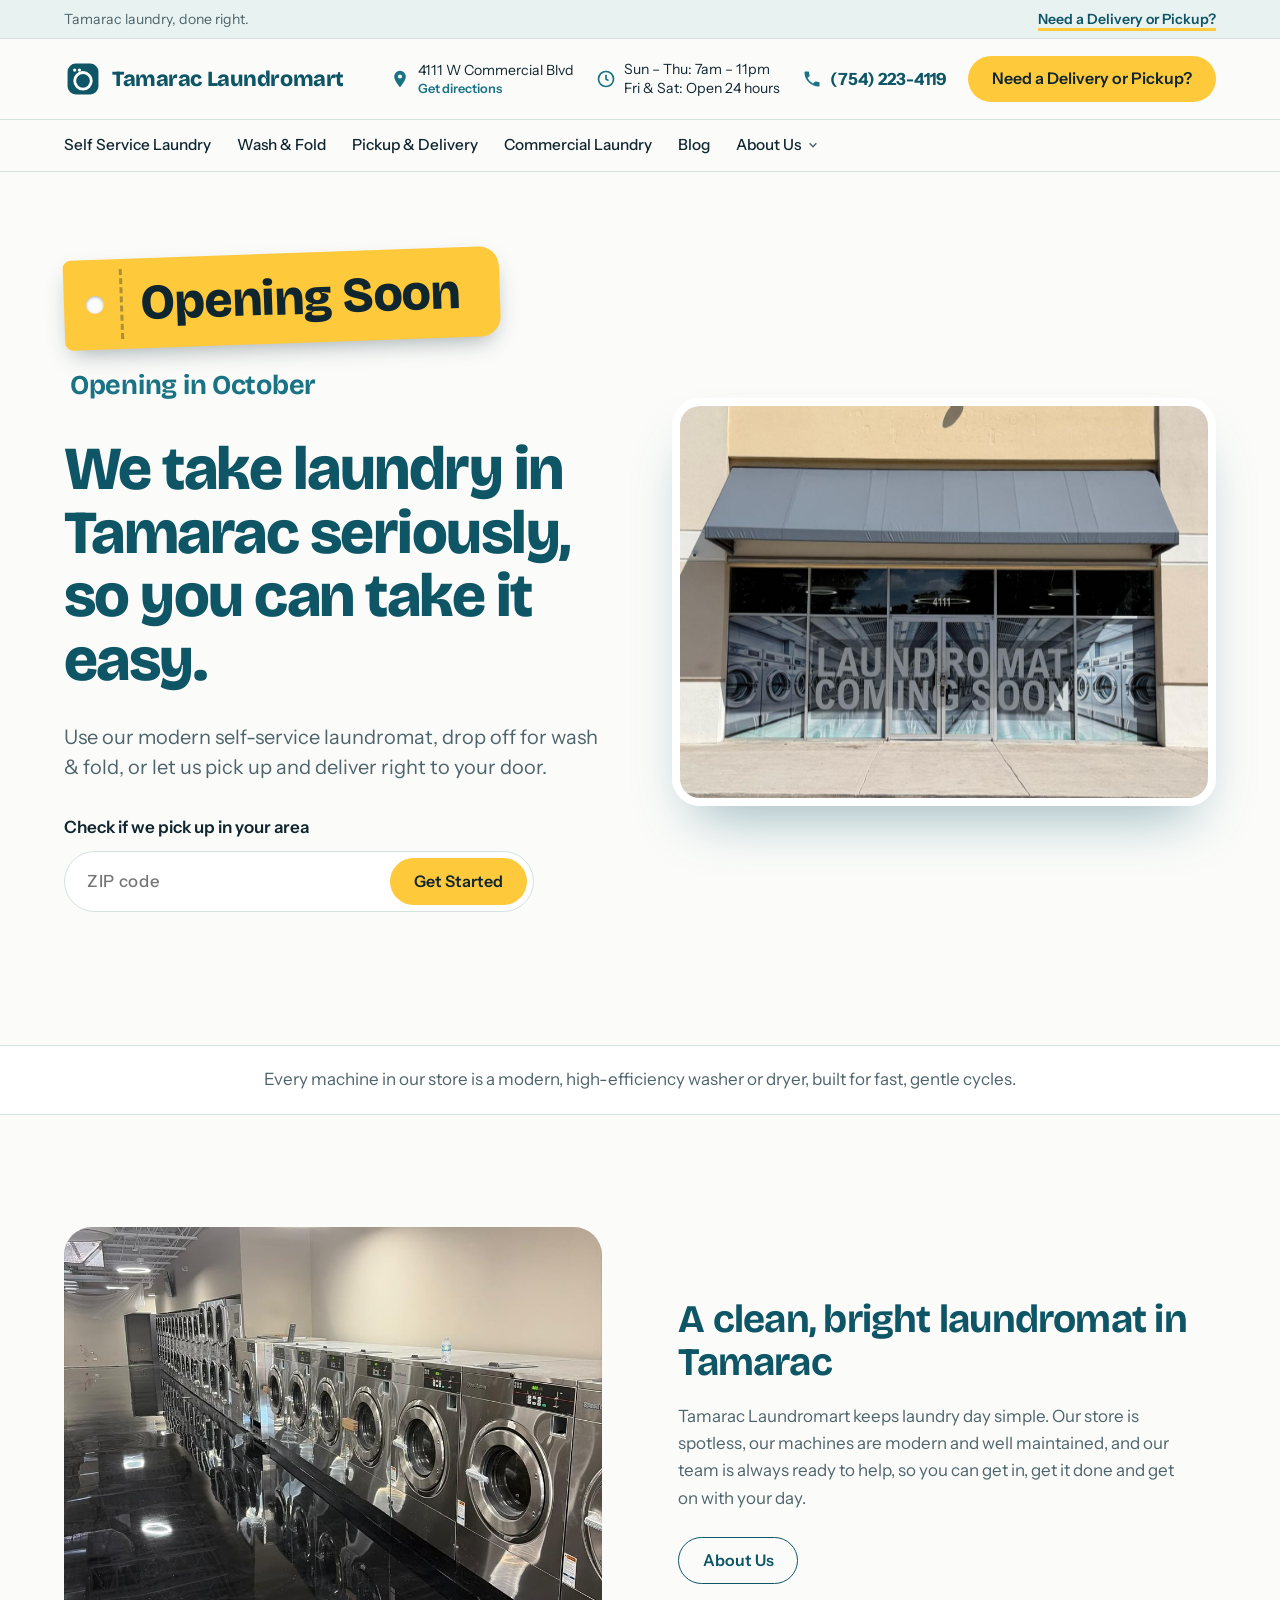
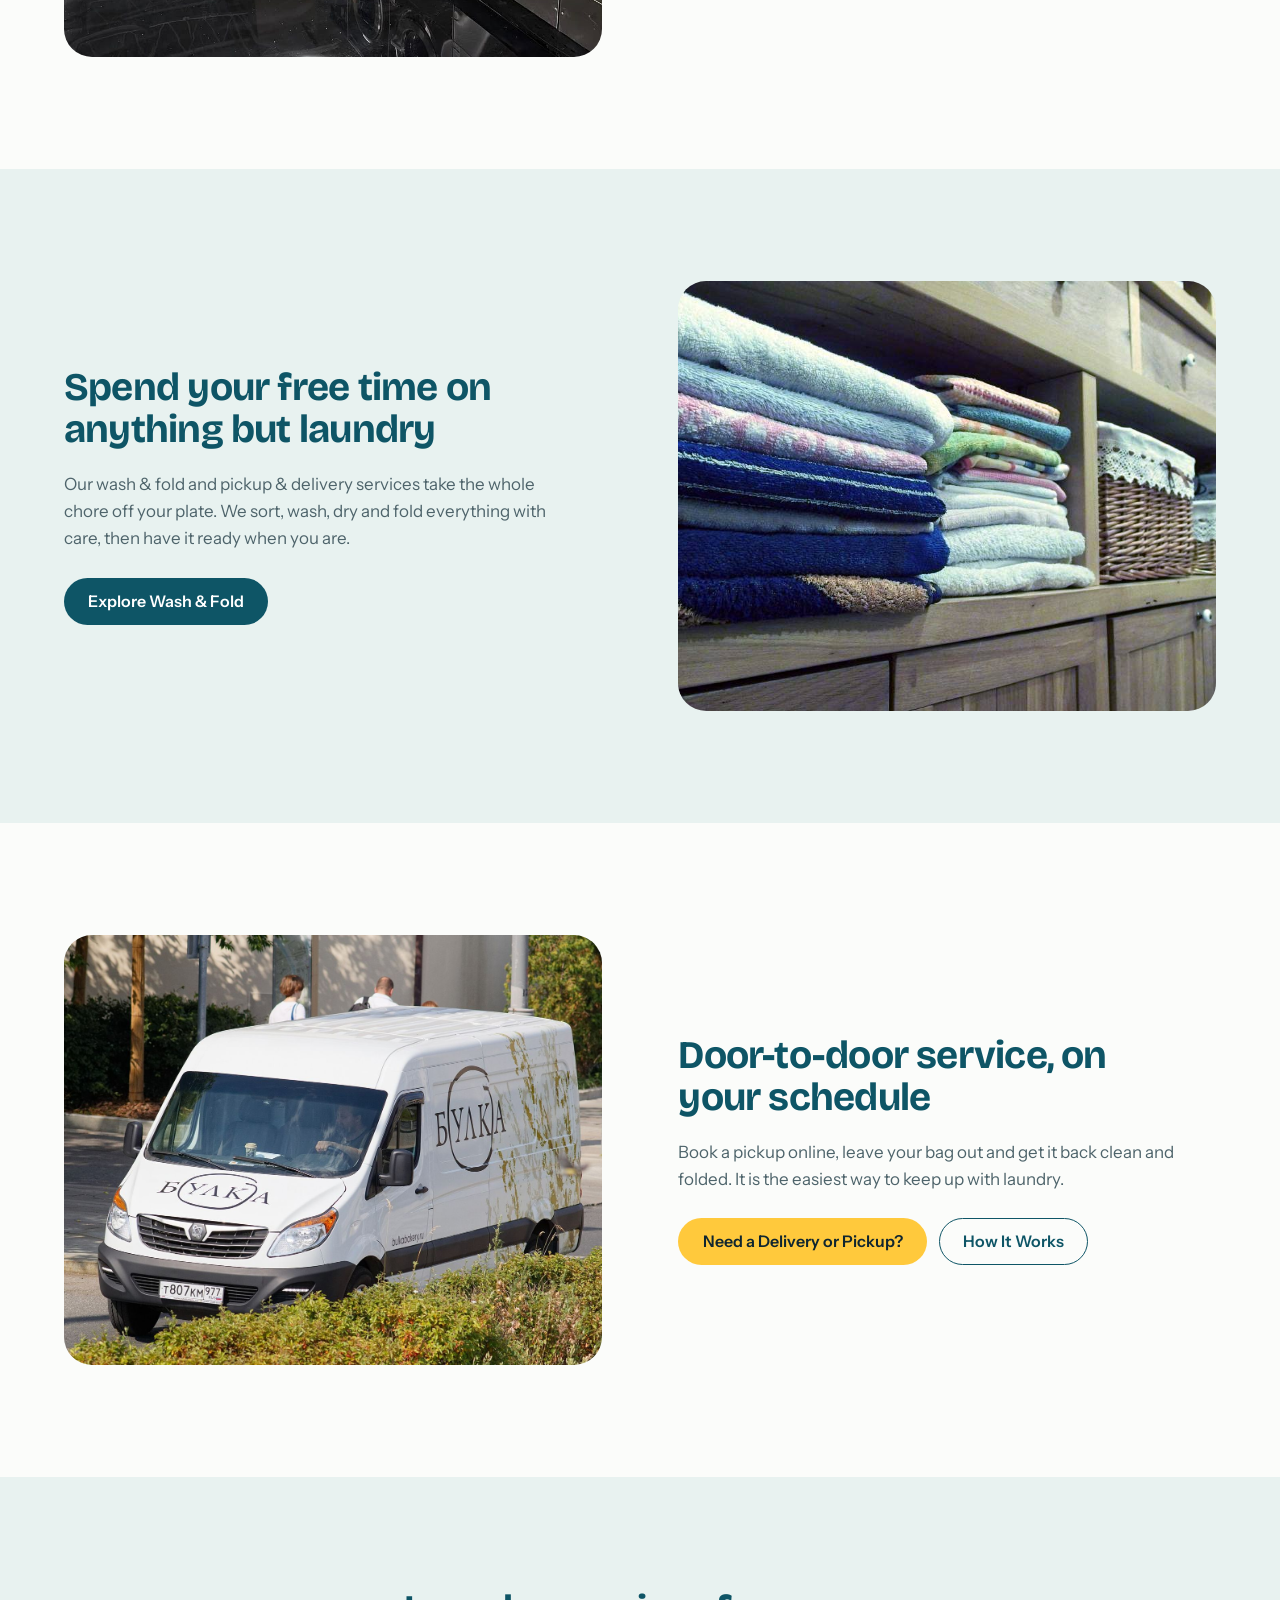
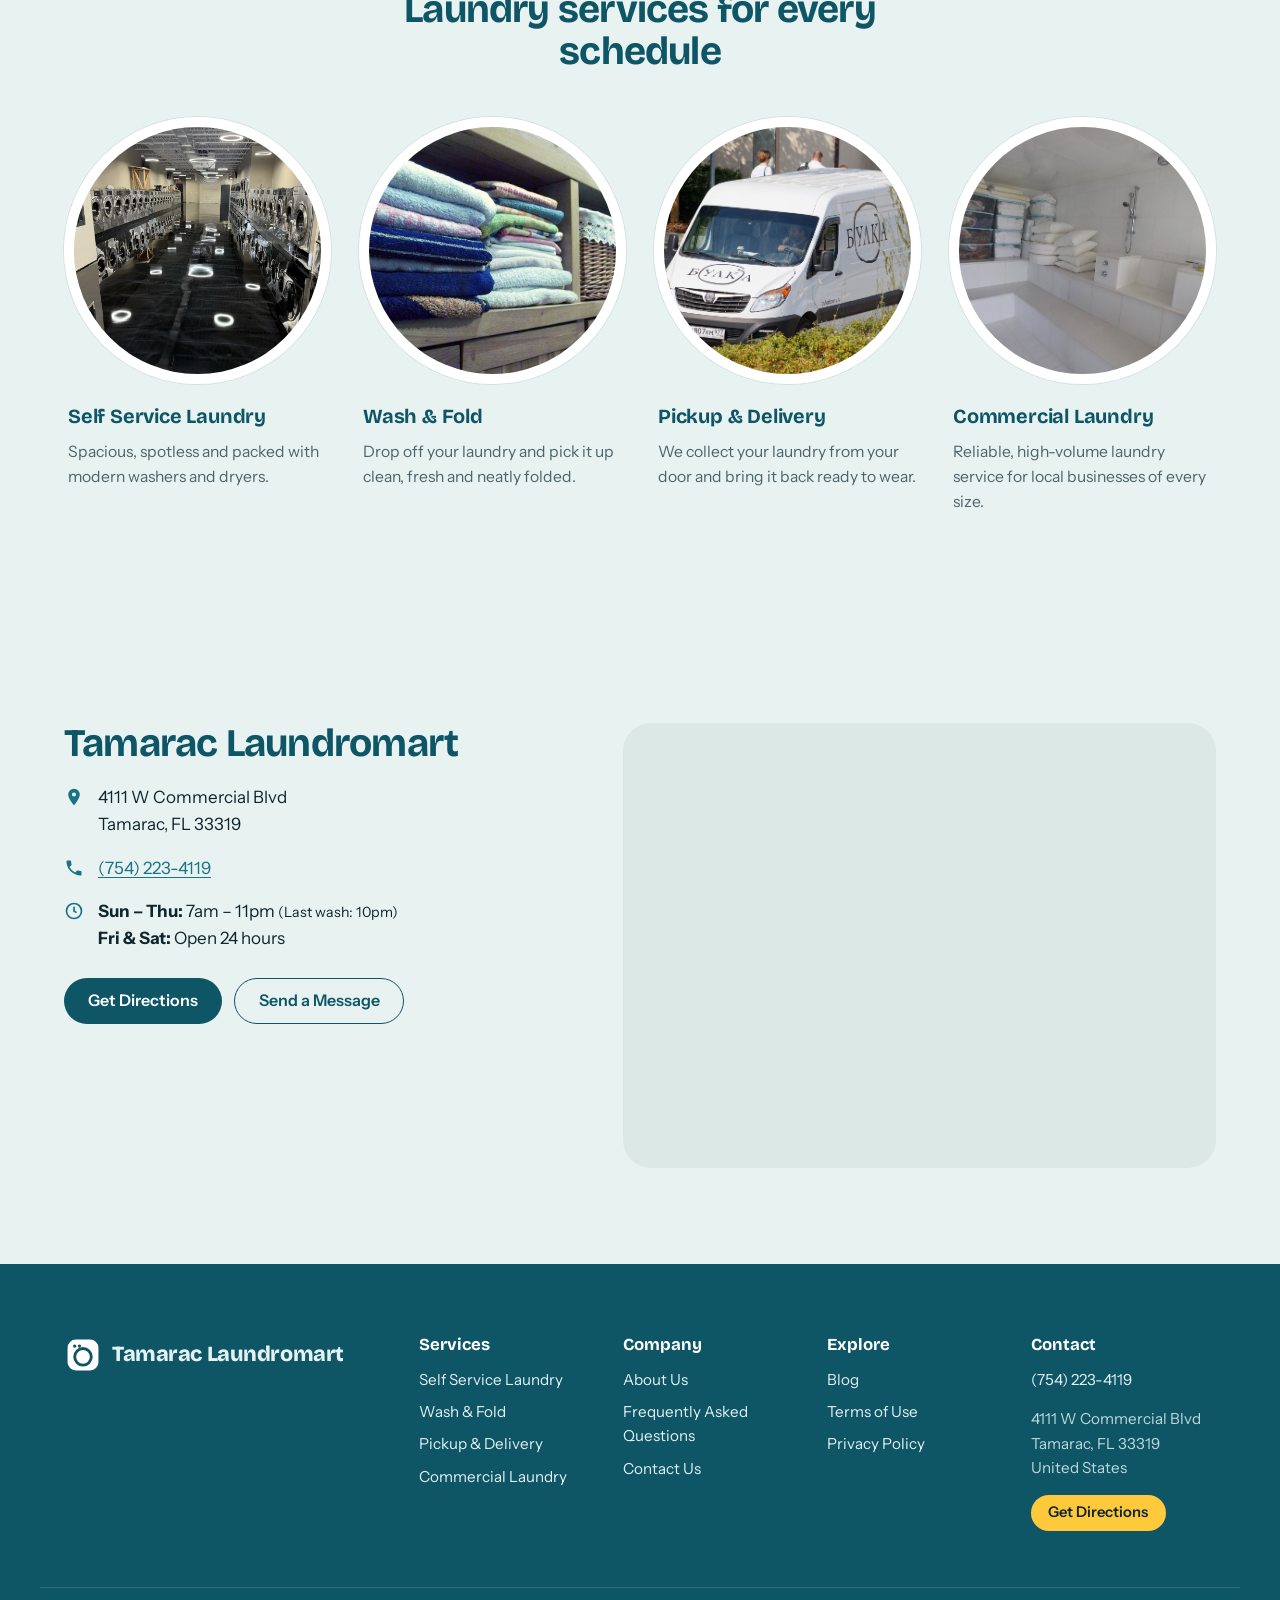
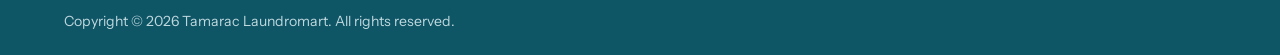
<file: public/index.html>
<!DOCTYPE html>
<html lang="en">
<head>
<meta charset="utf-8">
<meta name="viewport" content="width=device-width, initial-scale=1">
<title>Laundromat, Wash &amp; Fold and Pickup &amp; Delivery in Tamarac | Tamarac Laundromart</title>
<meta name="description" content="Tamarac Laundromart offers self-service laundry, wash &amp; fold and laundry pickup &amp; delivery in Tamarac.">
<link rel="canonical" href="https://tamaraclaundromart.com/">
<meta property="og:type" content="website">
<meta property="og:title" content="Laundromat, Wash &amp; Fold and Pickup &amp; Delivery in Tamarac | Tamarac Laundromart">
<meta property="og:description" content="Tamarac Laundromart offers self-service laundry, wash &amp; fold and laundry pickup &amp; delivery in Tamarac.">
<meta property="og:url" content="https://tamaraclaundromart.com/">
<meta property="og:image" content="https://tamaraclaundromart.com/assets/img/storefront.jpg">
<meta name="theme-color" content="#0E5566">
<link rel="icon" href="/assets/img/favicon.svg" type="image/svg+xml">
<link rel="icon" href="/assets/img/favicon-32.png" type="image/png" sizes="32x32">
<link rel="apple-touch-icon" href="/assets/img/apple-touch-icon.png">
<link rel="preconnect" href="https://fonts.googleapis.com">
<link rel="preconnect" href="https://fonts.gstatic.com" crossorigin>
<link href="https://fonts.googleapis.com/css2?family=Bricolage+Grotesque:opsz,wght@12..96,500..800&amp;family=Instrument+Sans:wght@400;500;600;700&amp;display=swap" rel="stylesheet">
<link rel="stylesheet" href="/assets/css/styles.css?v=81c760a48d">
<script type="application/ld+json">{"@context": "https://schema.org", "@type": "Laundromat", "name": "Tamarac Laundromart", "telephone": "(754) 223-4119", "email": null, "url": "https://tamaraclaundromart.com", "logo": "https://tamaraclaundromart.com/assets/img/logo-mark-512.png", "image": "https://tamaraclaundromart.com/assets/img/storefront.jpg", "address": {"@type": "PostalAddress", "streetAddress": "4111 W Commercial Blvd", "addressLocality": "Tamarac", "addressRegion": "FL", "postalCode": "33319", "addressCountry": "United States"}}</script>
<script>window.SITE={"tawkProperty": "", "tawkWidget": "", "formEndpoint": "", "email": "", "pickupUrl": "", "zips": {"33319": "Tamarac", "33320": "Tamarac", "33321": "Tamarac", "33351": "Tamarac"}};</script>
<script src="/assets/js/main.js?v=f5795415dc" defer></script>
</head>
<body class="is-home">

<a class="skip-link" href="#main">Skip to content</a>
<div class="utility-bar">
  <div class="container utility-inner">
    <p class="utility-note">Tamarac laundry, done right.</p>
    <ul class="utility-links">
      <li><a class="utility-cta" href="#">Need a Delivery or Pickup?</a></li>
    </ul>
  </div>
</div>
<header class="site-header">
  <div class="container header-inner">
    <a class="logo" href="/" aria-label="Tamarac Laundromart home"><span class="logo-mark" aria-hidden="true"><svg viewBox="0 0 32 32"><rect x="3" y="3" width="26" height="26" rx="7" fill="currentColor"/><circle class="lm-ring" cx="16" cy="17.5" r="7" fill="none" stroke="#fff" stroke-width="2.4"/><circle class="lm-dot" cx="9" cy="8.5" r="1.4" fill="#fff"/><circle class="lm-dot" cx="13" cy="8.5" r="1.4" fill="#fff"/></svg></span><span class="logo-text">Tamarac Laundromart</span></a>
    <div class="header-info">
      <a class="info-chip" href="https://www.google.com/maps/dir/?api=1&amp;destination=4111+W+Commercial+Blvd%2C+Tamarac%2C+FL%2C+33319" target="_blank" rel="noopener">
        <svg viewBox="0 0 24 24" aria-hidden="true"><path d="M12 2a7 7 0 0 0-7 7c0 5 7 13 7 13s7-8 7-13a7 7 0 0 0-7-7zm0 9.5A2.5 2.5 0 1 1 12 6.5a2.5 2.5 0 0 1 0 5z" fill="currentColor"/></svg>
        <span>4111 W Commercial Blvd<small>Get directions</small></span></a>
      <div class="info-chip hours-chip">
        <svg viewBox="0 0 24 24" aria-hidden="true"><circle cx="12" cy="12" r="9" fill="none" stroke="currentColor" stroke-width="2"/><path d="M12 7v5l3 2" fill="none" stroke="currentColor" stroke-width="2"/></svg>
        <span class="hours-lines"><span>Sun – Thu: 7am &ndash; 11pm</span><span>Fri &amp; Sat: Open 24 hours</span></span></div>
      <a class="info-chip phone-chip" href="tel:7542234119">
        <svg viewBox="0 0 24 24" aria-hidden="true"><path d="M6.6 10.8a15.1 15.1 0 0 0 6.6 6.6l2.2-2.2a1 1 0 0 1 1-.25 11.4 11.4 0 0 0 3.6.57 1 1 0 0 1 1 1V20a1 1 0 0 1-1 1A17 17 0 0 1 3 4a1 1 0 0 1 1-1h3.5a1 1 0 0 1 1 1c0 1.25.2 2.45.57 3.57a1 1 0 0 1-.25 1z" fill="currentColor"/></svg>
        <span>(754) 223-4119</span></a>
      <a class="btn btn-accent header-cta" href="#">Need a Delivery or Pickup?</a>
    </div>
    <div class="header-mobile-actions">
      <a class="icon-btn" href="tel:7542234119" aria-label="Call us">
        <svg viewBox="0 0 24 24" aria-hidden="true"><path d="M6.6 10.8a15.1 15.1 0 0 0 6.6 6.6l2.2-2.2a1 1 0 0 1 1-.25 11.4 11.4 0 0 0 3.6.57 1 1 0 0 1 1 1V20a1 1 0 0 1-1 1A17 17 0 0 1 3 4a1 1 0 0 1 1-1h3.5a1 1 0 0 1 1 1c0 1.25.2 2.45.57 3.57a1 1 0 0 1-.25 1z" fill="currentColor"/></svg></a>
      <button class="icon-btn menu-toggle" aria-expanded="false" aria-controls="mobile-nav" aria-label="Open menu">
        <span class="burger" aria-hidden="true"><i></i><i></i><i></i></span></button>
    </div>
  </div>
  <nav class="main-nav" aria-label="Main">
    <div class="container"><ul class="nav-list"><li class="nav-item"><a href="/self-service-laundry/">Self Service Laundry</a></li><li class="nav-item"><a href="/wash-and-fold/">Wash &amp; Fold</a></li><li class="nav-item"><a href="/pickup-and-delivery/">Pickup &amp; Delivery</a></li><li class="nav-item"><a href="/commercial-laundry/">Commercial Laundry</a></li><li class="nav-item"><a href="/blog/">Blog</a></li><li class="nav-item has-sub"><a href="/about-us/">About Us</a><button class="sub-toggle" aria-expanded="false" aria-label="Show About Us menu"><svg viewBox="0 0 12 12" aria-hidden="true"><path d="M2 4l4 4 4-4" fill="none" stroke="currentColor" stroke-width="1.8"/></svg></button><ul class="sub-menu"><li><a href="/about-us/faq/">Frequently Asked Questions</a></li><li><a href="/about-us/contact-us/">Contact Us</a></li></ul></li></ul></div>
  </nav>
  <div class="mobile-nav" id="mobile-nav" hidden>
    <div class="m-panel is-root" id="m-panel-root">
      <ul><li><a href="/self-service-laundry/">Self Service Laundry</a></li><li><a href="/wash-and-fold/">Wash &amp; Fold</a></li><li><a href="/pickup-and-delivery/">Pickup &amp; Delivery</a></li><li><a href="/commercial-laundry/">Commercial Laundry</a></li><li><a href="/blog/">Blog</a></li><li><button class="m-forward" data-panel="m-panel-5">About Us<svg viewBox="0 0 12 12" aria-hidden="true"><path d="M4 2l4 4-4 4" fill="none" stroke="currentColor" stroke-width="1.8"/></svg></button></li></ul>
      <div class="m-contact">
        <a class="btn btn-accent btn-block" href="#">Need a Delivery or Pickup?</a>
        <a class="btn btn-outline btn-block" href="tel:7542234119">Call (754) 223-4119</a>
        <a class="btn btn-outline btn-block" href="https://www.google.com/maps/dir/?api=1&amp;destination=4111+W+Commercial+Blvd%2C+Tamarac%2C+FL%2C+33319" target="_blank" rel="noopener">Get Directions</a>
        <ul class="m-hours"><li><strong>Sun – Thu:</strong> 7am &ndash; 11pm <small>(Last wash: 10pm)</small></li><li><strong>Fri &amp; Sat:</strong> Open 24 hours</li></ul>
      </div>
    </div>
    <div class="m-panel" id="m-panel-5" hidden><button class="m-back"><svg viewBox="0 0 12 12" aria-hidden="true"><path d="M8 2L4 6l4 4" fill="none" stroke="currentColor" stroke-width="1.8"/></svg> Back</button><p class="m-panel-title">About Us</p><ul><li><a href="/about-us/">About Us Main Page</a></li><li><a href="/about-us/faq/">Frequently Asked Questions</a></li><li><a href="/about-us/contact-us/">Contact Us</a></li></ul></div>
  </div>
</header>
<main id="main">

<section class="home-hero">
  <div class="container home-hero-grid">
    <div class="home-hero-text">
      <p class="coming-soon"><span class="ticket-hole" aria-hidden="true"></span><span class="ticket-text">Opening Soon</span></p><p class="coming-soon-sub">Opening in October</p>
      <h1>We take laundry in Tamarac seriously, so you can take it easy.</h1>
      <p class="lead">Use our modern self-service laundromat, drop off for wash &amp; fold, or let us pick up and deliver right to your door.</p>
      
<form class="zip-form" data-zip-form novalidate>
  <label for="zip-check" class="zip-label">Check if we pick up in your area</label>
  <div class="zip-row">
    <input id="zip-check" name="zip" inputmode="numeric" autocomplete="postal-code"
           pattern="[0-9]{5}" maxlength="5" placeholder="ZIP code" required>
    <button class="btn btn-accent" type="submit">Get Started</button>
  </div>
  <p class="zip-msg" role="status" aria-live="polite"></p>
</form>
    </div>
    <div class="home-hero-media">
      <figure class="hero-photo">
        <img src="/assets/img/storefront.jpg" alt="Tamarac Laundromart storefront at 4111 W Commercial Blvd" class="cover" loading="eager" decoding="async">
      </figure>
    </div>
  </div>
</section>

<section class="brand-banner">
  <div class="container"><p>Every machine in our store is a modern, high-efficiency washer or dryer, built for fast, gentle cycles.</p></div>
</section>

<section class="section image-text  ">
  <div class="container image-text-grid">
    <div class="image-text-media"><img src="/assets/img/store-2.jpg" alt="Row of washers at Tamarac Laundromart" class="cover" loading="lazy" decoding="async"></div>
    <div class="image-text-body"><h2>A clean, bright laundromat in Tamarac</h2><p>Tamarac Laundromart keeps laundry day simple. Our store is spotless, our machines are modern and well maintained, and our team is always ready to help, so you can get in, get it done and get on with your day.</p><div class="btn-row"><a class="btn btn-outline" href="/about-us/">About Us</a></div></div>
  </div>
</section>


<section class="section image-text is-reverse tone-soft">
  <div class="container image-text-grid">
    <div class="image-text-media"><img src="/assets/img/folded.jpg" alt="Folded laundry" class="cover" loading="lazy" decoding="async"></div>
    <div class="image-text-body"><h2>Spend your free time on anything but laundry</h2><p>Our wash &amp; fold and pickup &amp; delivery services take the whole chore off your plate. We sort, wash, dry and fold everything with care, then have it ready when you are.</p><div class="btn-row"><a class="btn btn-primary" href="/wash-and-fold/">Explore Wash &amp; Fold</a></div></div>
  </div>
</section>

<section class="section image-text  ">
  <div class="container image-text-grid">
    <div class="image-text-media"><img src="/assets/img/van.jpg" alt="Delivery van" class="cover" loading="lazy" decoding="async"></div>
    <div class="image-text-body"><h2>Door-to-door service, on your schedule</h2><p>Book a pickup online, leave your bag out and get it back clean and folded. It is the easiest way to keep up with laundry.</p><div class="btn-row"><a class="btn btn-accent" href="#">Need a Delivery or Pickup?</a><a class="btn btn-outline" href="/pickup-and-delivery/">How It Works</a></div></div>
  </div>
</section>

<section class="section tone-soft">
  <div class="container">
    <div class="section-head center"><h2>Laundry services for every schedule</h2></div>
    <div class="card-grid" data-mobile-carousel><a class="svc-card" href="/self-service-laundry/"><img src="/assets/img/store-3.jpg" alt="" class="cover" loading="lazy" decoding="async"><div class="svc-body"><h3>Self Service Laundry</h3><p>Spacious, spotless and packed with modern washers and dryers.</p></div></a><a class="svc-card" href="/wash-and-fold/"><img src="/assets/img/folded.jpg" alt="" class="cover" loading="lazy" decoding="async"><div class="svc-body"><h3>Wash &amp; Fold</h3><p>Drop off your laundry and pick it up clean, fresh and neatly folded.</p></div></a><a class="svc-card" href="/pickup-and-delivery/"><img src="/assets/img/van.jpg" alt="" class="cover" loading="lazy" decoding="async"><div class="svc-body"><h3>Pickup &amp; Delivery</h3><p>We collect your laundry from your door and bring it back ready to wear.</p></div></a><a class="svc-card" href="/commercial-laundry/"><img src="/assets/img/towels.jpg" alt="" class="cover" loading="lazy" decoding="async"><div class="svc-body"><h3>Commercial Laundry</h3><p>Reliable, high-volume laundry service for local businesses of every size.</p></div></a></div>
  </div>
</section>
</main>

<section class="contact-band" aria-labelledby="contact-band-title">
  <div class="container contact-band-grid">
    <div class="contact-band-info">
      <h2 id="contact-band-title">Tamarac Laundromart</h2>
      <ul class="contact-list">
        <li><svg viewBox="0 0 24 24" aria-hidden="true"><path d="M12 2a7 7 0 0 0-7 7c0 5 7 13 7 13s7-8 7-13a7 7 0 0 0-7-7zm0 9.5A2.5 2.5 0 1 1 12 6.5a2.5 2.5 0 0 1 0 5z" fill="currentColor"/></svg>
          <span>4111 W Commercial Blvd<br>Tamarac, FL 33319</span></li>
        <li><svg viewBox="0 0 24 24" aria-hidden="true"><path d="M6.6 10.8a15.1 15.1 0 0 0 6.6 6.6l2.2-2.2a1 1 0 0 1 1-.25 11.4 11.4 0 0 0 3.6.57 1 1 0 0 1 1 1V20a1 1 0 0 1-1 1A17 17 0 0 1 3 4a1 1 0 0 1 1-1h3.5a1 1 0 0 1 1 1c0 1.25.2 2.45.57 3.57a1 1 0 0 1-.25 1z" fill="currentColor"/></svg>
          <a href="tel:7542234119">(754) 223-4119</a></li>
        <li><svg viewBox="0 0 24 24" aria-hidden="true"><circle cx="12" cy="12" r="9" fill="none" stroke="currentColor" stroke-width="2"/><path d="M12 7v5l3 2" fill="none" stroke="currentColor" stroke-width="2"/></svg>
          <ul class="hours-list"><li><strong>Sun – Thu:</strong> 7am &ndash; 11pm <small>(Last wash: 10pm)</small></li><li><strong>Fri &amp; Sat:</strong> Open 24 hours</li></ul></li>
      </ul>
      <div class="btn-row">
        <a class="btn btn-primary" href="https://www.google.com/maps/dir/?api=1&amp;destination=4111+W+Commercial+Blvd%2C+Tamarac%2C+FL%2C+33319" target="_blank" rel="noopener">Get Directions</a>
        <a class="btn btn-outline" href="/about-us/contact-us/">Send a Message</a>
      </div>
    </div>
    <div class="contact-band-map"><iframe class="map-frame" title="Map to Tamarac Laundromart" loading="lazy" referrerpolicy="no-referrer-when-downgrade" src="https://www.google.com/maps?q=4111+W+Commercial+Blvd%2C+Tamarac%2C+FL%2C+33319&amp;output=embed"></iframe></div>
  </div>
</section>

<footer class="site-footer">
  <div class="container footer-grid">
    <div class="footer-brand">
      <a class="logo logo-light" href="/"><span class="logo-mark" aria-hidden="true"><svg viewBox="0 0 32 32"><rect x="3" y="3" width="26" height="26" rx="7" fill="currentColor"/><circle class="lm-ring" cx="16" cy="17.5" r="7" fill="none" stroke="#fff" stroke-width="2.4"/><circle class="lm-dot" cx="9" cy="8.5" r="1.4" fill="#fff"/><circle class="lm-dot" cx="13" cy="8.5" r="1.4" fill="#fff"/></svg></span><span class="logo-text">Tamarac Laundromart</span></a>
      
      <div class="social"></div>
    </div>
    <div class="footer-col"><h2>Services</h2><ul><li><a href="/self-service-laundry/">Self Service Laundry</a></li><li><a href="/wash-and-fold/">Wash &amp; Fold</a></li><li><a href="/pickup-and-delivery/">Pickup &amp; Delivery</a></li><li><a href="/commercial-laundry/">Commercial Laundry</a></li></ul></div>
    <div class="footer-col"><h2>Company</h2><ul><li><a href="/about-us/">About Us</a></li><li><a href="/about-us/faq/">Frequently Asked Questions</a></li><li><a href="/about-us/contact-us/">Contact Us</a></li></ul></div>
    <div class="footer-col"><h2>Explore</h2><ul><li><a href="/blog/">Blog</a></li><li><a href="/terms-of-use/">Terms of Use</a></li><li><a href="/privacy-policy/">Privacy Policy</a></li></ul></div>
    <div class="footer-col">
      <h2>Contact</h2>
      <p><a href="tel:7542234119">(754) 223-4119</a></p>
      <p>4111 W Commercial Blvd<br>Tamarac, FL 33319<br>United States</p>
      <a class="btn btn-accent btn-sm" href="https://www.google.com/maps/dir/?api=1&amp;destination=4111+W+Commercial+Blvd%2C+Tamarac%2C+FL%2C+33319" target="_blank" rel="noopener">Get Directions</a>
    </div>
  </div>
  <div class="container footer-bottom">
    <p>Copyright &copy; <span data-year>2026</span> Tamarac Laundromart. All rights reserved.</p>
  </div>
</footer>
</body>
</html>
</file>
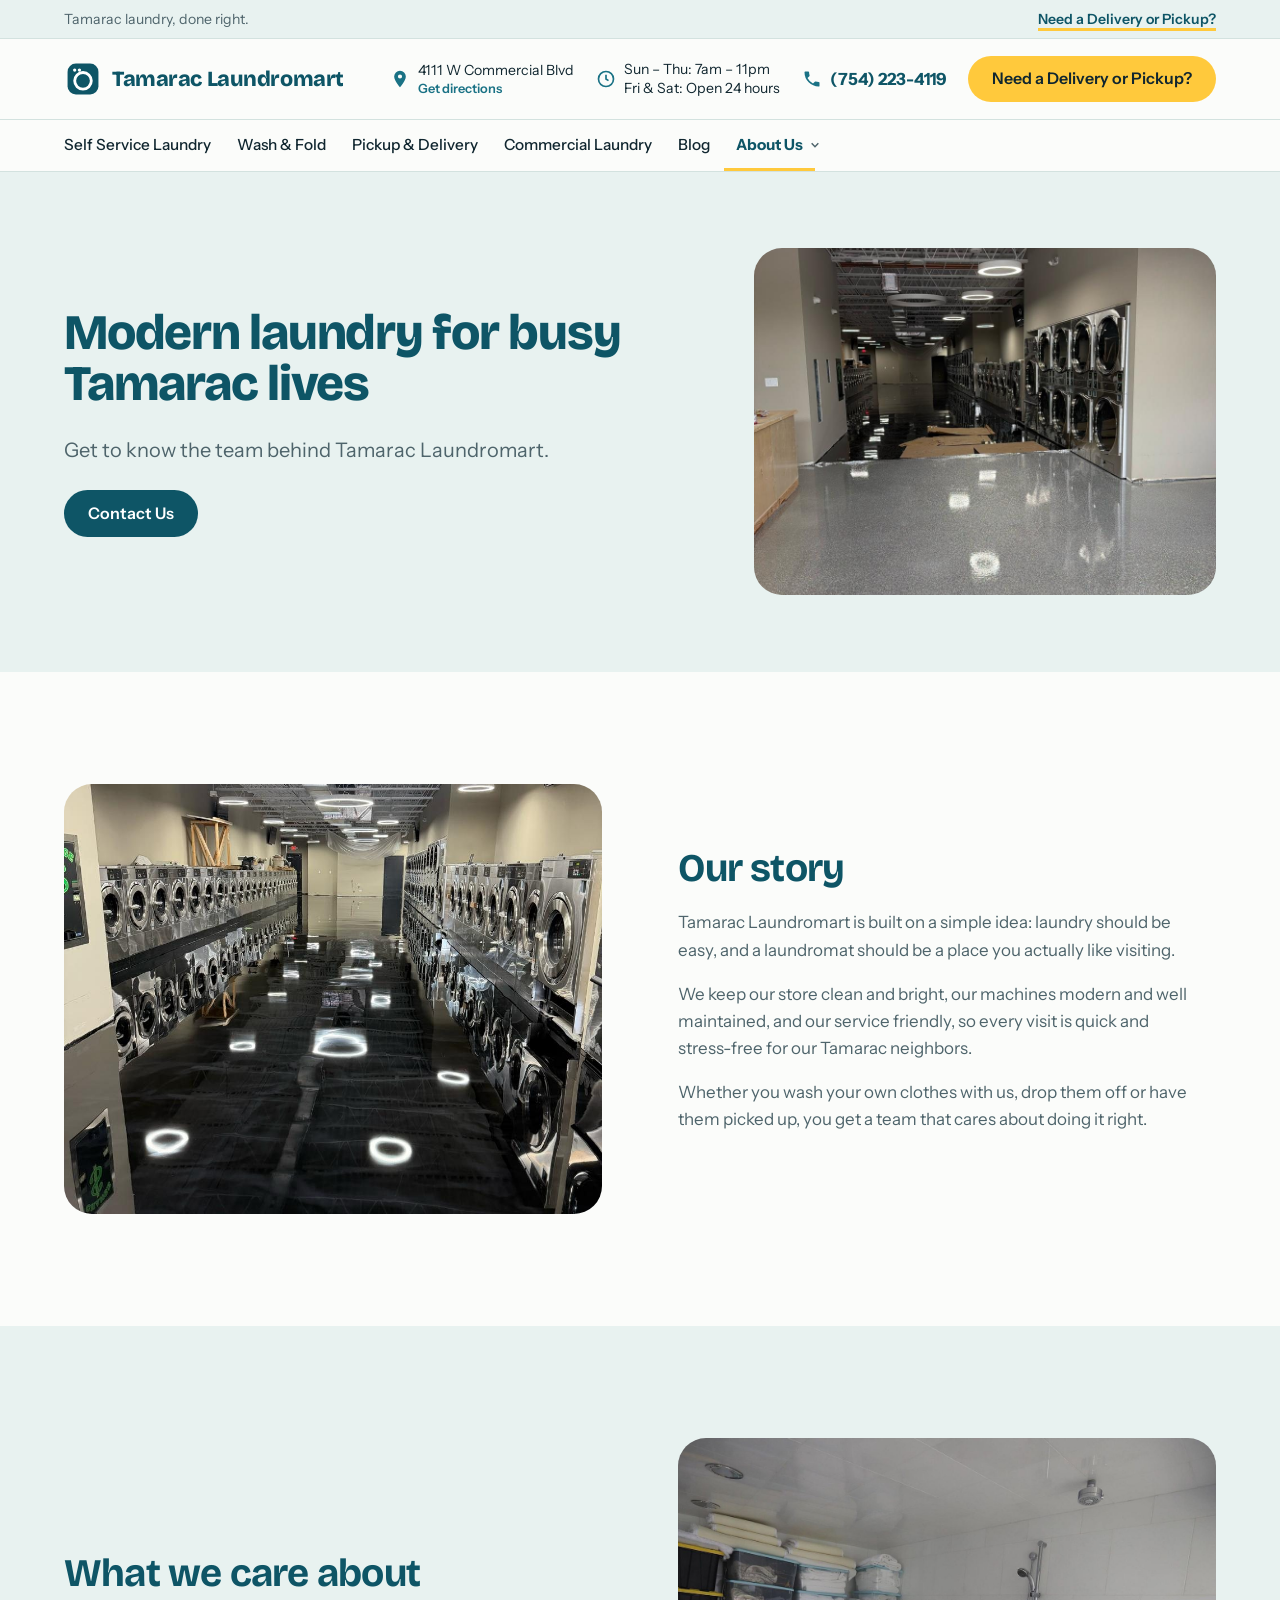
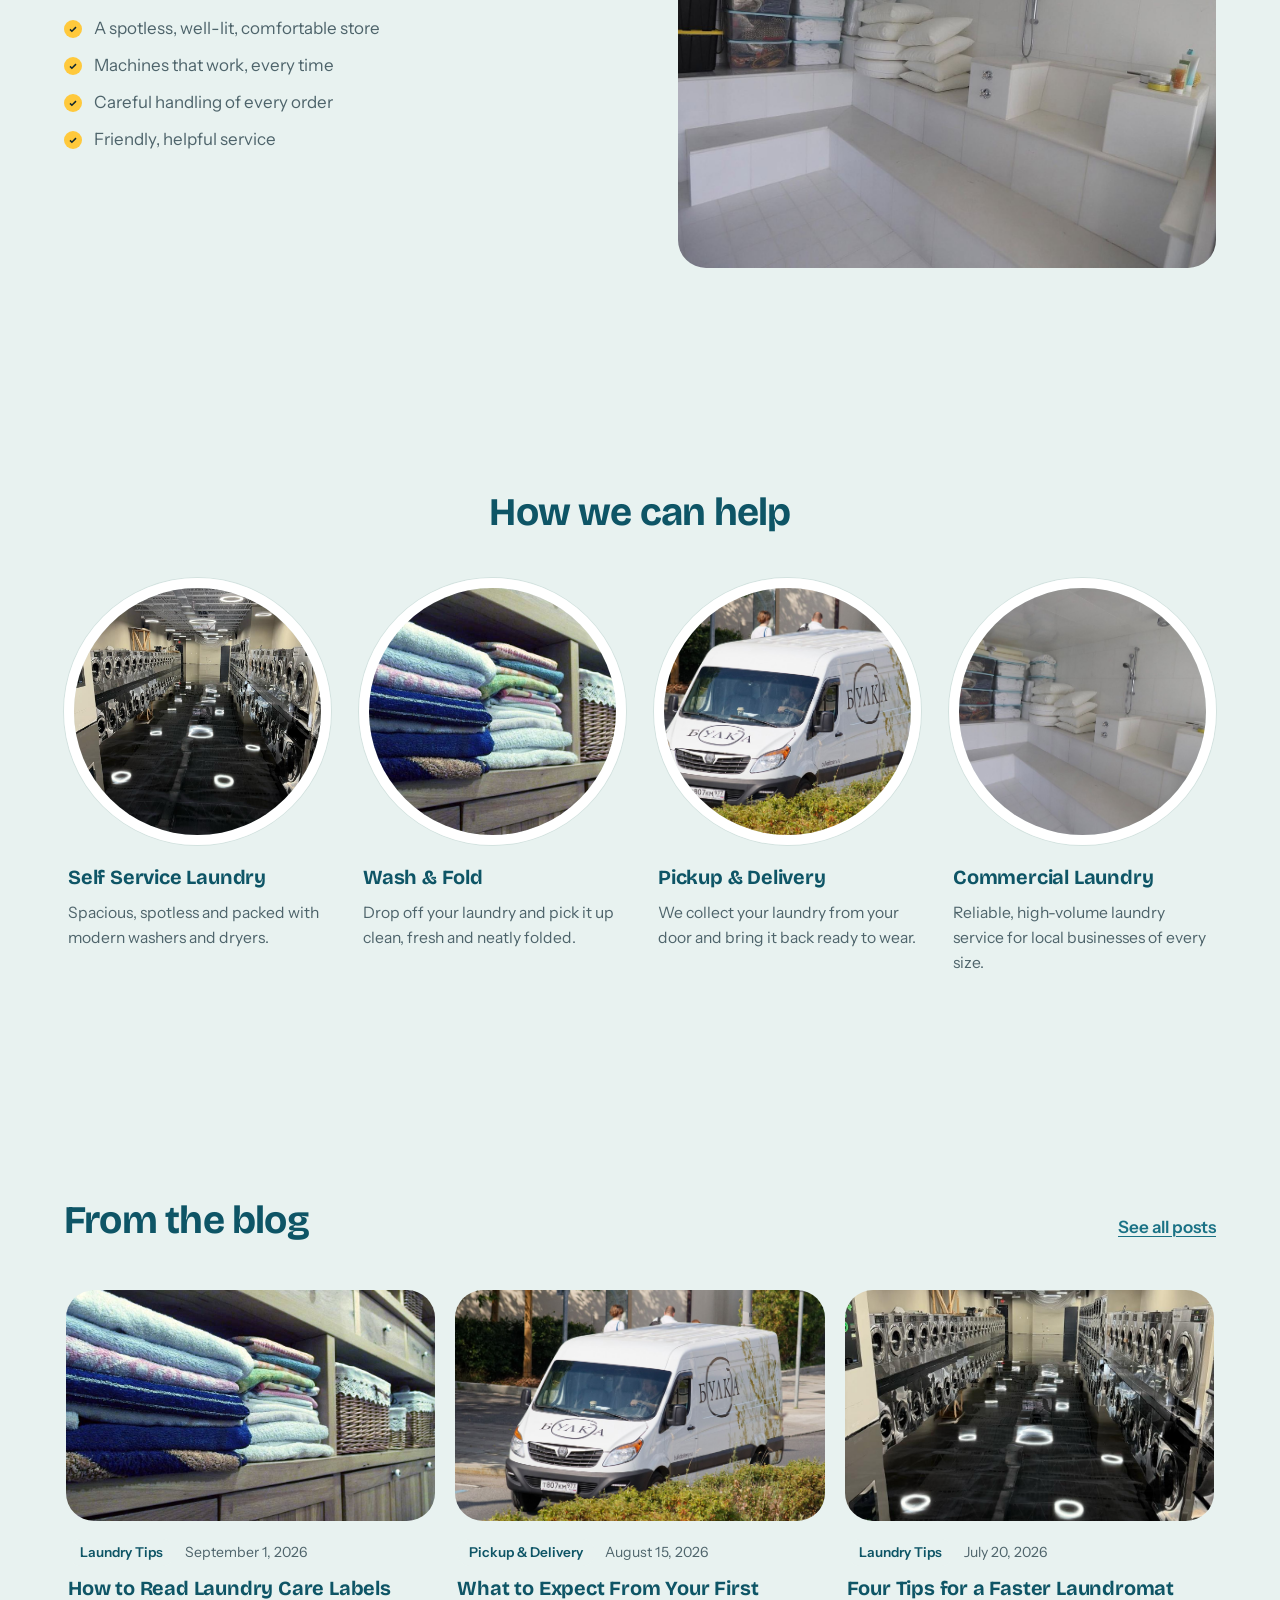
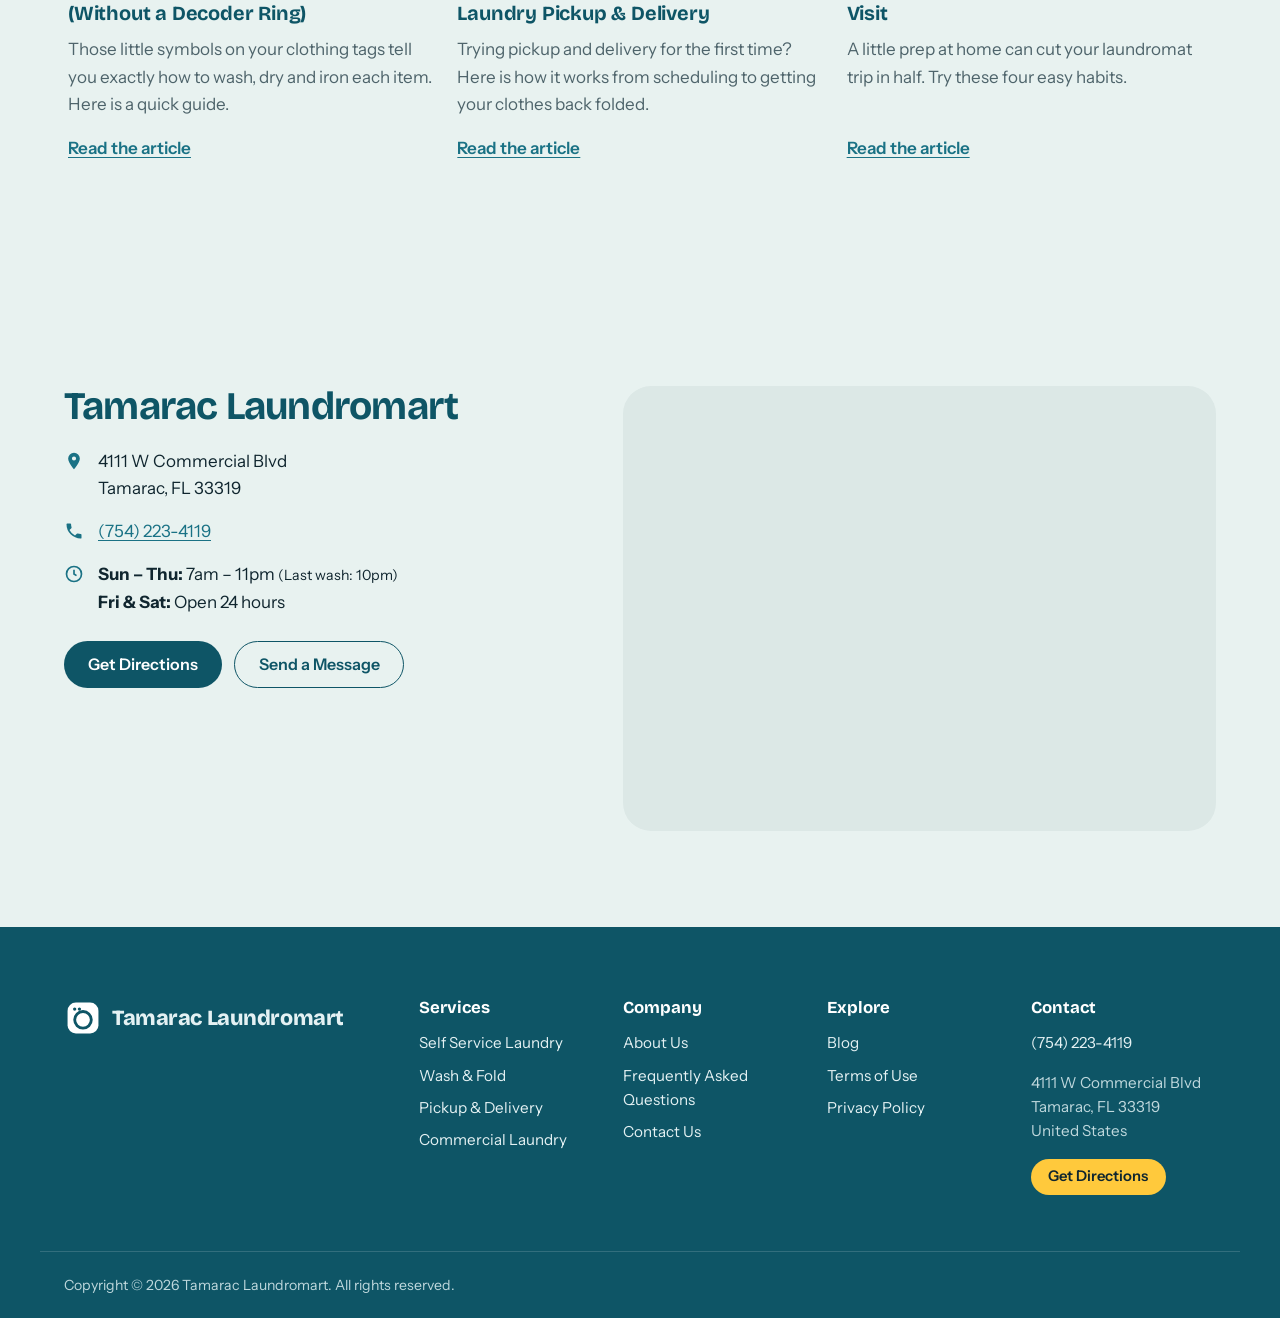
<file: public/about-us/index.html>
<!DOCTYPE html>
<html lang="en">
<head>
<meta charset="utf-8">
<meta name="viewport" content="width=device-width, initial-scale=1">
<title>About Us | Tamarac Laundromart</title>
<meta name="description" content="Learn about Tamarac Laundromart, a laundromat in Tamarac.">
<link rel="canonical" href="https://tamaraclaundromart.com/about-us/">
<meta property="og:type" content="website">
<meta property="og:title" content="About Us | Tamarac Laundromart">
<meta property="og:description" content="Learn about Tamarac Laundromart, a laundromat in Tamarac.">
<meta property="og:url" content="https://tamaraclaundromart.com/about-us/">
<meta property="og:image" content="https://tamaraclaundromart.com/assets/img/storefront.jpg">
<meta name="theme-color" content="#0E5566">
<link rel="icon" href="/assets/img/favicon.svg" type="image/svg+xml">
<link rel="icon" href="/assets/img/favicon-32.png" type="image/png" sizes="32x32">
<link rel="apple-touch-icon" href="/assets/img/apple-touch-icon.png">
<link rel="preconnect" href="https://fonts.googleapis.com">
<link rel="preconnect" href="https://fonts.gstatic.com" crossorigin>
<link href="https://fonts.googleapis.com/css2?family=Bricolage+Grotesque:opsz,wght@12..96,500..800&amp;family=Instrument+Sans:wght@400;500;600;700&amp;display=swap" rel="stylesheet">
<link rel="stylesheet" href="/assets/css/styles.css?v=81c760a48d">
<script type="application/ld+json">{"@context": "https://schema.org", "@type": "Laundromat", "name": "Tamarac Laundromart", "telephone": "(754) 223-4119", "email": null, "url": "https://tamaraclaundromart.com", "logo": "https://tamaraclaundromart.com/assets/img/logo-mark-512.png", "image": "https://tamaraclaundromart.com/assets/img/storefront.jpg", "address": {"@type": "PostalAddress", "streetAddress": "4111 W Commercial Blvd", "addressLocality": "Tamarac", "addressRegion": "FL", "postalCode": "33319", "addressCountry": "United States"}}</script>
<script>window.SITE={"tawkProperty": "", "tawkWidget": "", "formEndpoint": "", "email": "", "pickupUrl": "", "zips": {"33319": "Tamarac", "33320": "Tamarac", "33321": "Tamarac", "33351": "Tamarac"}};</script>
<script src="/assets/js/main.js?v=f5795415dc" defer></script>
</head>
<body class="">

<a class="skip-link" href="#main">Skip to content</a>
<div class="utility-bar">
  <div class="container utility-inner">
    <p class="utility-note">Tamarac laundry, done right.</p>
    <ul class="utility-links">
      <li><a class="utility-cta" href="#">Need a Delivery or Pickup?</a></li>
    </ul>
  </div>
</div>
<header class="site-header">
  <div class="container header-inner">
    <a class="logo" href="/" aria-label="Tamarac Laundromart home"><span class="logo-mark" aria-hidden="true"><svg viewBox="0 0 32 32"><rect x="3" y="3" width="26" height="26" rx="7" fill="currentColor"/><circle class="lm-ring" cx="16" cy="17.5" r="7" fill="none" stroke="#fff" stroke-width="2.4"/><circle class="lm-dot" cx="9" cy="8.5" r="1.4" fill="#fff"/><circle class="lm-dot" cx="13" cy="8.5" r="1.4" fill="#fff"/></svg></span><span class="logo-text">Tamarac Laundromart</span></a>
    <div class="header-info">
      <a class="info-chip" href="https://www.google.com/maps/dir/?api=1&amp;destination=4111+W+Commercial+Blvd%2C+Tamarac%2C+FL%2C+33319" target="_blank" rel="noopener">
        <svg viewBox="0 0 24 24" aria-hidden="true"><path d="M12 2a7 7 0 0 0-7 7c0 5 7 13 7 13s7-8 7-13a7 7 0 0 0-7-7zm0 9.5A2.5 2.5 0 1 1 12 6.5a2.5 2.5 0 0 1 0 5z" fill="currentColor"/></svg>
        <span>4111 W Commercial Blvd<small>Get directions</small></span></a>
      <div class="info-chip hours-chip">
        <svg viewBox="0 0 24 24" aria-hidden="true"><circle cx="12" cy="12" r="9" fill="none" stroke="currentColor" stroke-width="2"/><path d="M12 7v5l3 2" fill="none" stroke="currentColor" stroke-width="2"/></svg>
        <span class="hours-lines"><span>Sun – Thu: 7am &ndash; 11pm</span><span>Fri &amp; Sat: Open 24 hours</span></span></div>
      <a class="info-chip phone-chip" href="tel:7542234119">
        <svg viewBox="0 0 24 24" aria-hidden="true"><path d="M6.6 10.8a15.1 15.1 0 0 0 6.6 6.6l2.2-2.2a1 1 0 0 1 1-.25 11.4 11.4 0 0 0 3.6.57 1 1 0 0 1 1 1V20a1 1 0 0 1-1 1A17 17 0 0 1 3 4a1 1 0 0 1 1-1h3.5a1 1 0 0 1 1 1c0 1.25.2 2.45.57 3.57a1 1 0 0 1-.25 1z" fill="currentColor"/></svg>
        <span>(754) 223-4119</span></a>
      <a class="btn btn-accent header-cta" href="#">Need a Delivery or Pickup?</a>
    </div>
    <div class="header-mobile-actions">
      <a class="icon-btn" href="tel:7542234119" aria-label="Call us">
        <svg viewBox="0 0 24 24" aria-hidden="true"><path d="M6.6 10.8a15.1 15.1 0 0 0 6.6 6.6l2.2-2.2a1 1 0 0 1 1-.25 11.4 11.4 0 0 0 3.6.57 1 1 0 0 1 1 1V20a1 1 0 0 1-1 1A17 17 0 0 1 3 4a1 1 0 0 1 1-1h3.5a1 1 0 0 1 1 1c0 1.25.2 2.45.57 3.57a1 1 0 0 1-.25 1z" fill="currentColor"/></svg></a>
      <button class="icon-btn menu-toggle" aria-expanded="false" aria-controls="mobile-nav" aria-label="Open menu">
        <span class="burger" aria-hidden="true"><i></i><i></i><i></i></span></button>
    </div>
  </div>
  <nav class="main-nav" aria-label="Main">
    <div class="container"><ul class="nav-list"><li class="nav-item"><a href="/self-service-laundry/">Self Service Laundry</a></li><li class="nav-item"><a href="/wash-and-fold/">Wash &amp; Fold</a></li><li class="nav-item"><a href="/pickup-and-delivery/">Pickup &amp; Delivery</a></li><li class="nav-item"><a href="/commercial-laundry/">Commercial Laundry</a></li><li class="nav-item"><a href="/blog/">Blog</a></li><li class="nav-item has-sub is-active"><a href="/about-us/" aria-current="page">About Us</a><button class="sub-toggle" aria-expanded="false" aria-label="Show About Us menu"><svg viewBox="0 0 12 12" aria-hidden="true"><path d="M2 4l4 4 4-4" fill="none" stroke="currentColor" stroke-width="1.8"/></svg></button><ul class="sub-menu"><li><a href="/about-us/faq/">Frequently Asked Questions</a></li><li><a href="/about-us/contact-us/">Contact Us</a></li></ul></li></ul></div>
  </nav>
  <div class="mobile-nav" id="mobile-nav" hidden>
    <div class="m-panel is-root" id="m-panel-root">
      <ul><li><a href="/self-service-laundry/">Self Service Laundry</a></li><li><a href="/wash-and-fold/">Wash &amp; Fold</a></li><li><a href="/pickup-and-delivery/">Pickup &amp; Delivery</a></li><li><a href="/commercial-laundry/">Commercial Laundry</a></li><li><a href="/blog/">Blog</a></li><li><button class="m-forward" data-panel="m-panel-5">About Us<svg viewBox="0 0 12 12" aria-hidden="true"><path d="M4 2l4 4-4 4" fill="none" stroke="currentColor" stroke-width="1.8"/></svg></button></li></ul>
      <div class="m-contact">
        <a class="btn btn-accent btn-block" href="#">Need a Delivery or Pickup?</a>
        <a class="btn btn-outline btn-block" href="tel:7542234119">Call (754) 223-4119</a>
        <a class="btn btn-outline btn-block" href="https://www.google.com/maps/dir/?api=1&amp;destination=4111+W+Commercial+Blvd%2C+Tamarac%2C+FL%2C+33319" target="_blank" rel="noopener">Get Directions</a>
        <ul class="m-hours"><li><strong>Sun – Thu:</strong> 7am &ndash; 11pm <small>(Last wash: 10pm)</small></li><li><strong>Fri &amp; Sat:</strong> Open 24 hours</li></ul>
      </div>
    </div>
    <div class="m-panel" id="m-panel-5" hidden><button class="m-back"><svg viewBox="0 0 12 12" aria-hidden="true"><path d="M8 2L4 6l4 4" fill="none" stroke="currentColor" stroke-width="1.8"/></svg> Back</button><p class="m-panel-title">About Us</p><ul><li><a href="/about-us/">About Us Main Page</a></li><li><a href="/about-us/faq/">Frequently Asked Questions</a></li><li><a href="/about-us/contact-us/">Contact Us</a></li></ul></div>
  </div>
</header>
<main id="main">

<section class="page-hero">
  <div class="container page-hero-grid">
    <div class="page-hero-text"><h1>Modern laundry for busy Tamarac lives</h1><p class="lead">Get to know the team behind Tamarac Laundromart.</p><div class="btn-row"><a class="btn btn-primary" href="/about-us/contact-us/">Contact Us</a></div></div>
    <div class="page-hero-media"><img src="/assets/img/store-4.jpg" alt="" class="cover" loading="eager" decoding="async"></div>
  </div>
</section>
<section class="section image-text  ">
  <div class="container image-text-grid">
    <div class="image-text-media"><img src="/assets/img/store-3.jpg" alt="Rows of washers at Tamarac Laundromart" class="cover" loading="lazy" decoding="async"></div>
    <div class="image-text-body"><h2>Our story</h2><p>Tamarac Laundromart is built on a simple idea: laundry should be easy, and a laundromat should be a place you actually like visiting.</p><p>We keep our store clean and bright, our machines modern and well maintained, and our service friendly, so every visit is quick and stress-free for our Tamarac neighbors.</p><p>Whether you wash your own clothes with us, drop them off or have them picked up, you get a team that cares about doing it right.</p></div>
  </div>
</section>
<section class="section image-text is-reverse tone-soft">
  <div class="container image-text-grid">
    <div class="image-text-media"><img src="/assets/img/towels.jpg" alt="Folded towels" class="cover" loading="lazy" decoding="async"></div>
    <div class="image-text-body"><h2>What we care about</h2><ul class='check-list'><li>A spotless, well-lit, comfortable store</li><li>Machines that work, every time</li><li>Careful handling of every order</li><li>Friendly, helpful service</li></ul></div>
  </div>
</section>
<section class="section tone-soft">
  <div class="container">
    <div class="section-head center"><h2>How we can help</h2></div>
    <div class="card-grid" data-mobile-carousel><a class="svc-card" href="/self-service-laundry/"><img src="/assets/img/store-3.jpg" alt="" class="cover" loading="lazy" decoding="async"><div class="svc-body"><h3>Self Service Laundry</h3><p>Spacious, spotless and packed with modern washers and dryers.</p></div></a><a class="svc-card" href="/wash-and-fold/"><img src="/assets/img/folded.jpg" alt="" class="cover" loading="lazy" decoding="async"><div class="svc-body"><h3>Wash &amp; Fold</h3><p>Drop off your laundry and pick it up clean, fresh and neatly folded.</p></div></a><a class="svc-card" href="/pickup-and-delivery/"><img src="/assets/img/van.jpg" alt="" class="cover" loading="lazy" decoding="async"><div class="svc-body"><h3>Pickup &amp; Delivery</h3><p>We collect your laundry from your door and bring it back ready to wear.</p></div></a><a class="svc-card" href="/commercial-laundry/"><img src="/assets/img/towels.jpg" alt="" class="cover" loading="lazy" decoding="async"><div class="svc-body"><h3>Commercial Laundry</h3><p>Reliable, high-volume laundry service for local businesses of every size.</p></div></a></div>
  </div>
</section>
<section class="section tone-soft">
  <div class="container">
    <div class="section-head split"><h2>From the blog</h2><a class="arrow-link" href="/blog/">See all posts</a></div>
    <div class="slider" data-slider>
      <button class="slider-btn prev" aria-label="Previous post" data-prev>&#8249;</button>
      <div class="slider-track" data-track tabindex="0"><div class="slide"><article class="blog-card" data-cat="laundry-tips"><a href="/blog/how-to-read-laundry-care-labels/" class="blog-card-media"><img src="/assets/img/folded.jpg" alt="" class="cover" loading="lazy" decoding="async"></a><div class="blog-card-body"><p class="blog-meta"><span class="chip">Laundry Tips</span><time datetime="2026-09-01">September 1, 2026</time></p><h3><a href="/blog/how-to-read-laundry-care-labels/">How to Read Laundry Care Labels (Without a Decoder Ring)</a></h3><p>Those little symbols on your clothing tags tell you exactly how to wash, dry and iron each item. Here is a quick guide.</p><a class="arrow-link" href="/blog/how-to-read-laundry-care-labels/">Read the article</a></div></article></div><div class="slide"><article class="blog-card" data-cat="pickup-delivery"><a href="/blog/what-to-expect-from-laundry-pickup-and-delivery/" class="blog-card-media"><img src="/assets/img/van.jpg" alt="" class="cover" loading="lazy" decoding="async"></a><div class="blog-card-body"><p class="blog-meta"><span class="chip">Pickup &amp; Delivery</span><time datetime="2026-08-15">August 15, 2026</time></p><h3><a href="/blog/what-to-expect-from-laundry-pickup-and-delivery/">What to Expect From Your First Laundry Pickup &amp; Delivery</a></h3><p>Trying pickup and delivery for the first time? Here is how it works from scheduling to getting your clothes back folded.</p><a class="arrow-link" href="/blog/what-to-expect-from-laundry-pickup-and-delivery/">Read the article</a></div></article></div><div class="slide"><article class="blog-card" data-cat="laundry-tips"><a href="/blog/tips-for-a-faster-laundromat-visit/" class="blog-card-media"><img src="/assets/img/store-3.jpg" alt="" class="cover" loading="lazy" decoding="async"></a><div class="blog-card-body"><p class="blog-meta"><span class="chip">Laundry Tips</span><time datetime="2026-07-20">July 20, 2026</time></p><h3><a href="/blog/tips-for-a-faster-laundromat-visit/">Four Tips for a Faster Laundromat Visit</a></h3><p>A little prep at home can cut your laundromat trip in half. Try these four easy habits.</p><a class="arrow-link" href="/blog/tips-for-a-faster-laundromat-visit/">Read the article</a></div></article></div></div>
      <button class="slider-btn next" aria-label="Next post" data-next>&#8250;</button>
    </div>
  </div>
</section>
</main>

<section class="contact-band" aria-labelledby="contact-band-title">
  <div class="container contact-band-grid">
    <div class="contact-band-info">
      <h2 id="contact-band-title">Tamarac Laundromart</h2>
      <ul class="contact-list">
        <li><svg viewBox="0 0 24 24" aria-hidden="true"><path d="M12 2a7 7 0 0 0-7 7c0 5 7 13 7 13s7-8 7-13a7 7 0 0 0-7-7zm0 9.5A2.5 2.5 0 1 1 12 6.5a2.5 2.5 0 0 1 0 5z" fill="currentColor"/></svg>
          <span>4111 W Commercial Blvd<br>Tamarac, FL 33319</span></li>
        <li><svg viewBox="0 0 24 24" aria-hidden="true"><path d="M6.6 10.8a15.1 15.1 0 0 0 6.6 6.6l2.2-2.2a1 1 0 0 1 1-.25 11.4 11.4 0 0 0 3.6.57 1 1 0 0 1 1 1V20a1 1 0 0 1-1 1A17 17 0 0 1 3 4a1 1 0 0 1 1-1h3.5a1 1 0 0 1 1 1c0 1.25.2 2.45.57 3.57a1 1 0 0 1-.25 1z" fill="currentColor"/></svg>
          <a href="tel:7542234119">(754) 223-4119</a></li>
        <li><svg viewBox="0 0 24 24" aria-hidden="true"><circle cx="12" cy="12" r="9" fill="none" stroke="currentColor" stroke-width="2"/><path d="M12 7v5l3 2" fill="none" stroke="currentColor" stroke-width="2"/></svg>
          <ul class="hours-list"><li><strong>Sun – Thu:</strong> 7am &ndash; 11pm <small>(Last wash: 10pm)</small></li><li><strong>Fri &amp; Sat:</strong> Open 24 hours</li></ul></li>
      </ul>
      <div class="btn-row">
        <a class="btn btn-primary" href="https://www.google.com/maps/dir/?api=1&amp;destination=4111+W+Commercial+Blvd%2C+Tamarac%2C+FL%2C+33319" target="_blank" rel="noopener">Get Directions</a>
        <a class="btn btn-outline" href="/about-us/contact-us/">Send a Message</a>
      </div>
    </div>
    <div class="contact-band-map"><iframe class="map-frame" title="Map to Tamarac Laundromart" loading="lazy" referrerpolicy="no-referrer-when-downgrade" src="https://www.google.com/maps?q=4111+W+Commercial+Blvd%2C+Tamarac%2C+FL%2C+33319&amp;output=embed"></iframe></div>
  </div>
</section>

<footer class="site-footer">
  <div class="container footer-grid">
    <div class="footer-brand">
      <a class="logo logo-light" href="/"><span class="logo-mark" aria-hidden="true"><svg viewBox="0 0 32 32"><rect x="3" y="3" width="26" height="26" rx="7" fill="currentColor"/><circle class="lm-ring" cx="16" cy="17.5" r="7" fill="none" stroke="#fff" stroke-width="2.4"/><circle class="lm-dot" cx="9" cy="8.5" r="1.4" fill="#fff"/><circle class="lm-dot" cx="13" cy="8.5" r="1.4" fill="#fff"/></svg></span><span class="logo-text">Tamarac Laundromart</span></a>
      
      <div class="social"></div>
    </div>
    <div class="footer-col"><h2>Services</h2><ul><li><a href="/self-service-laundry/">Self Service Laundry</a></li><li><a href="/wash-and-fold/">Wash &amp; Fold</a></li><li><a href="/pickup-and-delivery/">Pickup &amp; Delivery</a></li><li><a href="/commercial-laundry/">Commercial Laundry</a></li></ul></div>
    <div class="footer-col"><h2>Company</h2><ul><li><a href="/about-us/">About Us</a></li><li><a href="/about-us/faq/">Frequently Asked Questions</a></li><li><a href="/about-us/contact-us/">Contact Us</a></li></ul></div>
    <div class="footer-col"><h2>Explore</h2><ul><li><a href="/blog/">Blog</a></li><li><a href="/terms-of-use/">Terms of Use</a></li><li><a href="/privacy-policy/">Privacy Policy</a></li></ul></div>
    <div class="footer-col">
      <h2>Contact</h2>
      <p><a href="tel:7542234119">(754) 223-4119</a></p>
      <p>4111 W Commercial Blvd<br>Tamarac, FL 33319<br>United States</p>
      <a class="btn btn-accent btn-sm" href="https://www.google.com/maps/dir/?api=1&amp;destination=4111+W+Commercial+Blvd%2C+Tamarac%2C+FL%2C+33319" target="_blank" rel="noopener">Get Directions</a>
    </div>
  </div>
  <div class="container footer-bottom">
    <p>Copyright &copy; <span data-year>2026</span> Tamarac Laundromart. All rights reserved.</p>
  </div>
</footer>
</body>
</html>
</file>
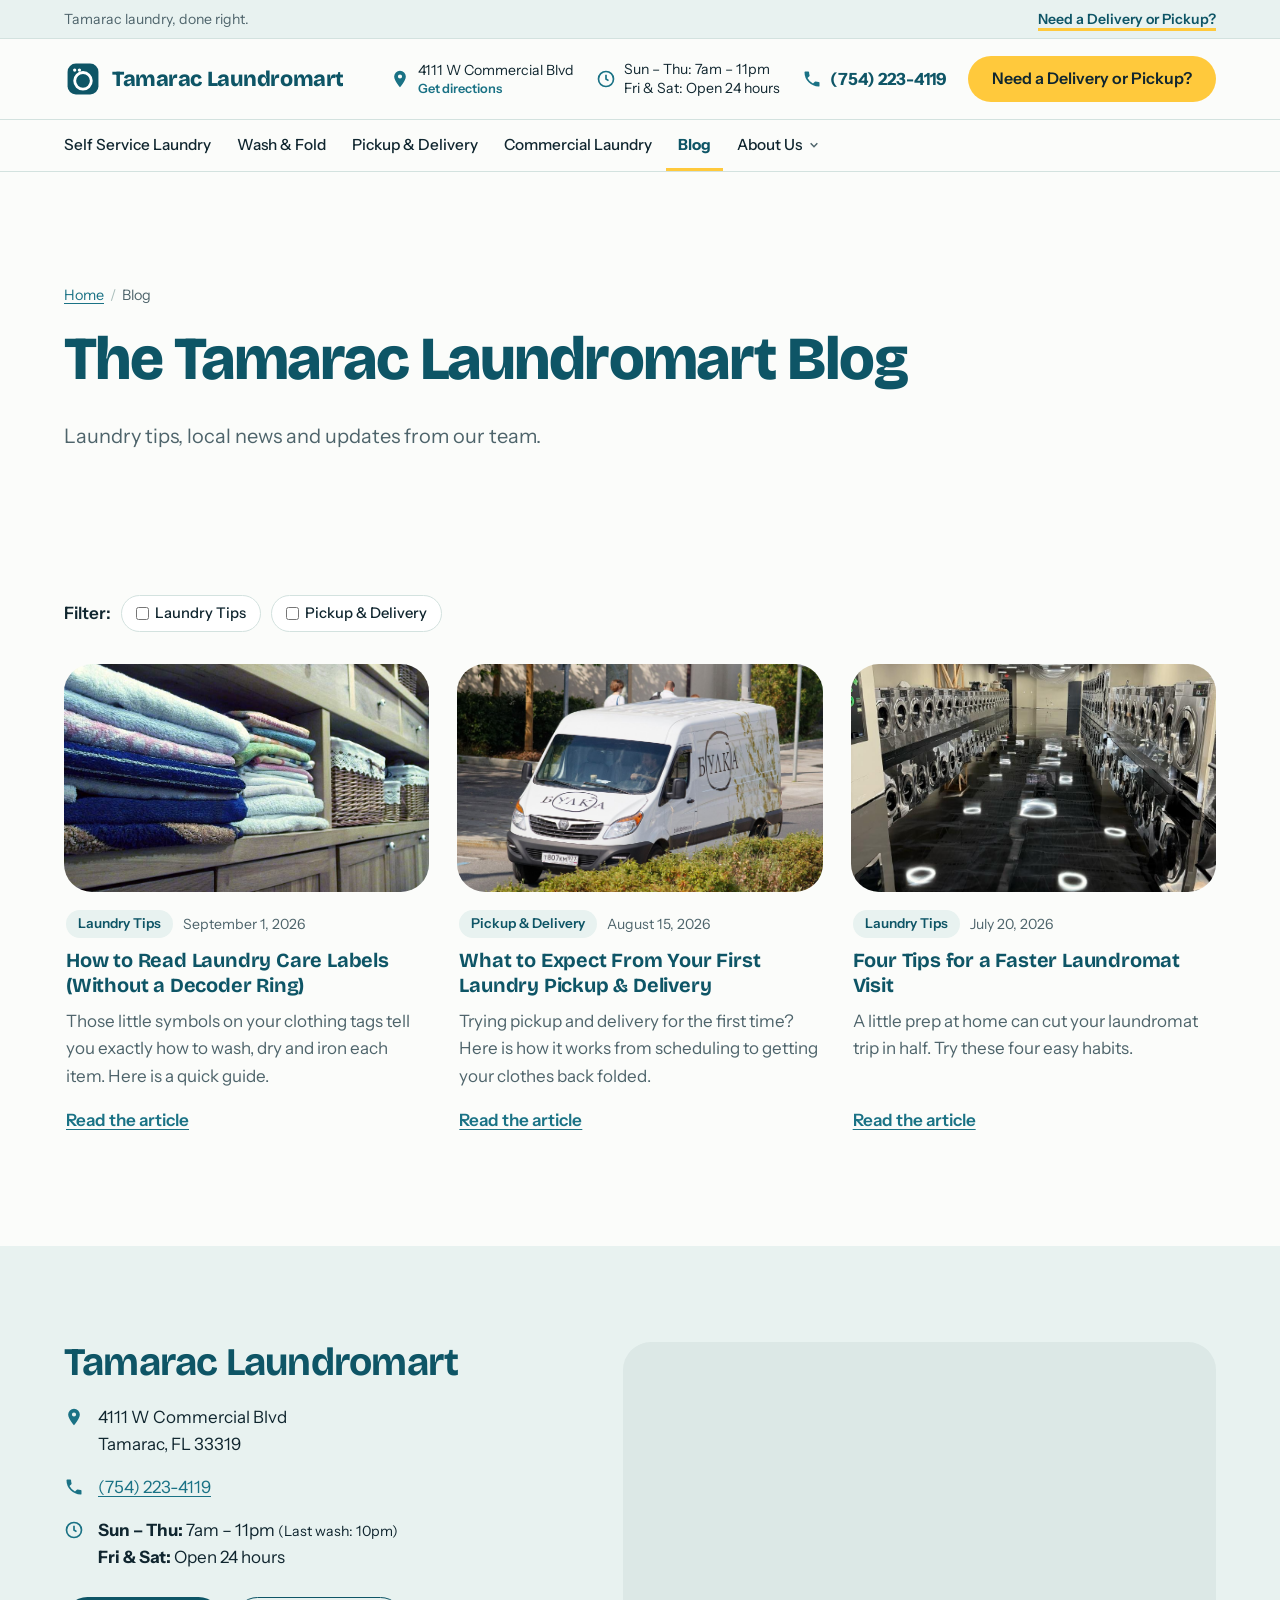
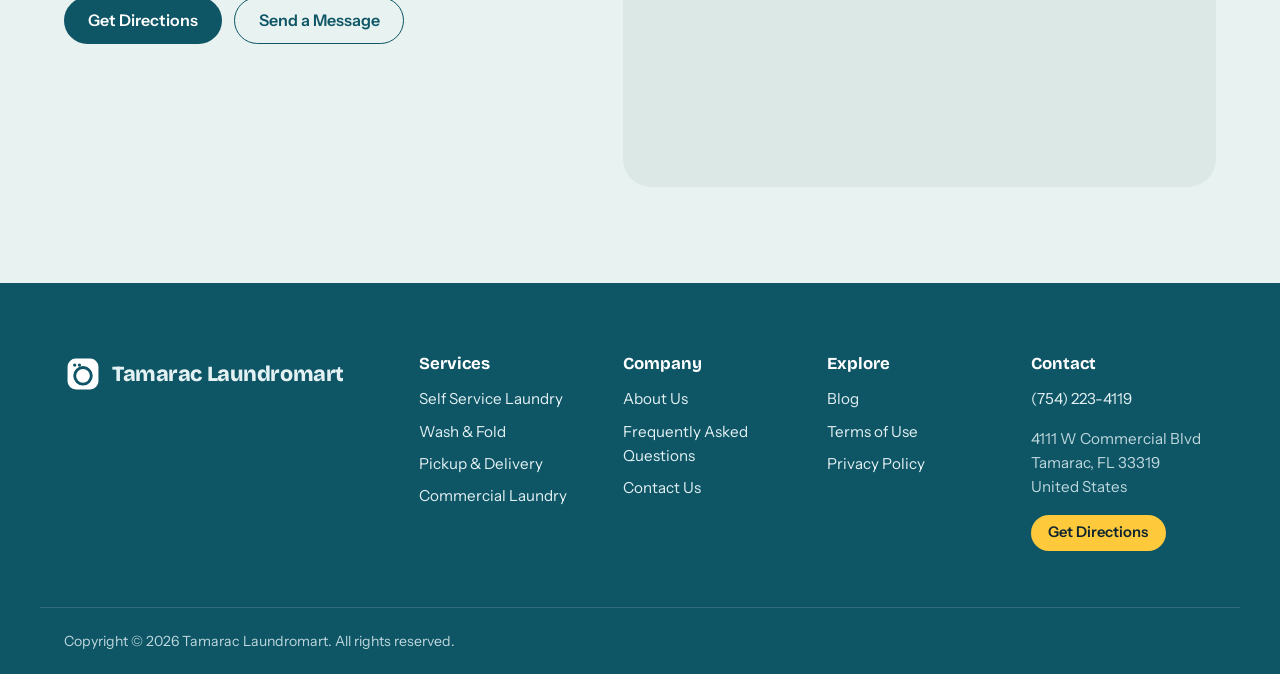
<file: public/blog/index.html>
<!DOCTYPE html>
<html lang="en">
<head>
<meta charset="utf-8">
<meta name="viewport" content="width=device-width, initial-scale=1">
<title>Laundry Blog | Tamarac Laundromart</title>
<meta name="description" content="Laundry tips, local news and updates from Tamarac Laundromart.">
<link rel="canonical" href="https://tamaraclaundromart.com/blog/">
<meta property="og:type" content="website">
<meta property="og:title" content="Laundry Blog | Tamarac Laundromart">
<meta property="og:description" content="Laundry tips, local news and updates from Tamarac Laundromart.">
<meta property="og:url" content="https://tamaraclaundromart.com/blog/">
<meta property="og:image" content="https://tamaraclaundromart.com/assets/img/storefront.jpg">
<meta name="theme-color" content="#0E5566">
<link rel="icon" href="/assets/img/favicon.svg" type="image/svg+xml">
<link rel="icon" href="/assets/img/favicon-32.png" type="image/png" sizes="32x32">
<link rel="apple-touch-icon" href="/assets/img/apple-touch-icon.png">
<link rel="preconnect" href="https://fonts.googleapis.com">
<link rel="preconnect" href="https://fonts.gstatic.com" crossorigin>
<link href="https://fonts.googleapis.com/css2?family=Bricolage+Grotesque:opsz,wght@12..96,500..800&amp;family=Instrument+Sans:wght@400;500;600;700&amp;display=swap" rel="stylesheet">
<link rel="stylesheet" href="/assets/css/styles.css?v=81c760a48d">
<script type="application/ld+json">{"@context": "https://schema.org", "@type": "Laundromat", "name": "Tamarac Laundromart", "telephone": "(754) 223-4119", "email": null, "url": "https://tamaraclaundromart.com", "logo": "https://tamaraclaundromart.com/assets/img/logo-mark-512.png", "image": "https://tamaraclaundromart.com/assets/img/storefront.jpg", "address": {"@type": "PostalAddress", "streetAddress": "4111 W Commercial Blvd", "addressLocality": "Tamarac", "addressRegion": "FL", "postalCode": "33319", "addressCountry": "United States"}}</script>
<script>window.SITE={"tawkProperty": "", "tawkWidget": "", "formEndpoint": "", "email": "", "pickupUrl": "", "zips": {"33319": "Tamarac", "33320": "Tamarac", "33321": "Tamarac", "33351": "Tamarac"}};</script>
<script src="/assets/js/main.js?v=f5795415dc" defer></script>
</head>
<body class="">

<a class="skip-link" href="#main">Skip to content</a>
<div class="utility-bar">
  <div class="container utility-inner">
    <p class="utility-note">Tamarac laundry, done right.</p>
    <ul class="utility-links">
      <li><a class="utility-cta" href="#">Need a Delivery or Pickup?</a></li>
    </ul>
  </div>
</div>
<header class="site-header">
  <div class="container header-inner">
    <a class="logo" href="/" aria-label="Tamarac Laundromart home"><span class="logo-mark" aria-hidden="true"><svg viewBox="0 0 32 32"><rect x="3" y="3" width="26" height="26" rx="7" fill="currentColor"/><circle class="lm-ring" cx="16" cy="17.5" r="7" fill="none" stroke="#fff" stroke-width="2.4"/><circle class="lm-dot" cx="9" cy="8.5" r="1.4" fill="#fff"/><circle class="lm-dot" cx="13" cy="8.5" r="1.4" fill="#fff"/></svg></span><span class="logo-text">Tamarac Laundromart</span></a>
    <div class="header-info">
      <a class="info-chip" href="https://www.google.com/maps/dir/?api=1&amp;destination=4111+W+Commercial+Blvd%2C+Tamarac%2C+FL%2C+33319" target="_blank" rel="noopener">
        <svg viewBox="0 0 24 24" aria-hidden="true"><path d="M12 2a7 7 0 0 0-7 7c0 5 7 13 7 13s7-8 7-13a7 7 0 0 0-7-7zm0 9.5A2.5 2.5 0 1 1 12 6.5a2.5 2.5 0 0 1 0 5z" fill="currentColor"/></svg>
        <span>4111 W Commercial Blvd<small>Get directions</small></span></a>
      <div class="info-chip hours-chip">
        <svg viewBox="0 0 24 24" aria-hidden="true"><circle cx="12" cy="12" r="9" fill="none" stroke="currentColor" stroke-width="2"/><path d="M12 7v5l3 2" fill="none" stroke="currentColor" stroke-width="2"/></svg>
        <span class="hours-lines"><span>Sun – Thu: 7am &ndash; 11pm</span><span>Fri &amp; Sat: Open 24 hours</span></span></div>
      <a class="info-chip phone-chip" href="tel:7542234119">
        <svg viewBox="0 0 24 24" aria-hidden="true"><path d="M6.6 10.8a15.1 15.1 0 0 0 6.6 6.6l2.2-2.2a1 1 0 0 1 1-.25 11.4 11.4 0 0 0 3.6.57 1 1 0 0 1 1 1V20a1 1 0 0 1-1 1A17 17 0 0 1 3 4a1 1 0 0 1 1-1h3.5a1 1 0 0 1 1 1c0 1.25.2 2.45.57 3.57a1 1 0 0 1-.25 1z" fill="currentColor"/></svg>
        <span>(754) 223-4119</span></a>
      <a class="btn btn-accent header-cta" href="#">Need a Delivery or Pickup?</a>
    </div>
    <div class="header-mobile-actions">
      <a class="icon-btn" href="tel:7542234119" aria-label="Call us">
        <svg viewBox="0 0 24 24" aria-hidden="true"><path d="M6.6 10.8a15.1 15.1 0 0 0 6.6 6.6l2.2-2.2a1 1 0 0 1 1-.25 11.4 11.4 0 0 0 3.6.57 1 1 0 0 1 1 1V20a1 1 0 0 1-1 1A17 17 0 0 1 3 4a1 1 0 0 1 1-1h3.5a1 1 0 0 1 1 1c0 1.25.2 2.45.57 3.57a1 1 0 0 1-.25 1z" fill="currentColor"/></svg></a>
      <button class="icon-btn menu-toggle" aria-expanded="false" aria-controls="mobile-nav" aria-label="Open menu">
        <span class="burger" aria-hidden="true"><i></i><i></i><i></i></span></button>
    </div>
  </div>
  <nav class="main-nav" aria-label="Main">
    <div class="container"><ul class="nav-list"><li class="nav-item"><a href="/self-service-laundry/">Self Service Laundry</a></li><li class="nav-item"><a href="/wash-and-fold/">Wash &amp; Fold</a></li><li class="nav-item"><a href="/pickup-and-delivery/">Pickup &amp; Delivery</a></li><li class="nav-item"><a href="/commercial-laundry/">Commercial Laundry</a></li><li class="nav-item is-active"><a href="/blog/" aria-current="page">Blog</a></li><li class="nav-item has-sub"><a href="/about-us/">About Us</a><button class="sub-toggle" aria-expanded="false" aria-label="Show About Us menu"><svg viewBox="0 0 12 12" aria-hidden="true"><path d="M2 4l4 4 4-4" fill="none" stroke="currentColor" stroke-width="1.8"/></svg></button><ul class="sub-menu"><li><a href="/about-us/faq/">Frequently Asked Questions</a></li><li><a href="/about-us/contact-us/">Contact Us</a></li></ul></li></ul></div>
  </nav>
  <div class="mobile-nav" id="mobile-nav" hidden>
    <div class="m-panel is-root" id="m-panel-root">
      <ul><li><a href="/self-service-laundry/">Self Service Laundry</a></li><li><a href="/wash-and-fold/">Wash &amp; Fold</a></li><li><a href="/pickup-and-delivery/">Pickup &amp; Delivery</a></li><li><a href="/commercial-laundry/">Commercial Laundry</a></li><li><a href="/blog/">Blog</a></li><li><button class="m-forward" data-panel="m-panel-5">About Us<svg viewBox="0 0 12 12" aria-hidden="true"><path d="M4 2l4 4-4 4" fill="none" stroke="currentColor" stroke-width="1.8"/></svg></button></li></ul>
      <div class="m-contact">
        <a class="btn btn-accent btn-block" href="#">Need a Delivery or Pickup?</a>
        <a class="btn btn-outline btn-block" href="tel:7542234119">Call (754) 223-4119</a>
        <a class="btn btn-outline btn-block" href="https://www.google.com/maps/dir/?api=1&amp;destination=4111+W+Commercial+Blvd%2C+Tamarac%2C+FL%2C+33319" target="_blank" rel="noopener">Get Directions</a>
        <ul class="m-hours"><li><strong>Sun – Thu:</strong> 7am &ndash; 11pm <small>(Last wash: 10pm)</small></li><li><strong>Fri &amp; Sat:</strong> Open 24 hours</li></ul>
      </div>
    </div>
    <div class="m-panel" id="m-panel-5" hidden><button class="m-back"><svg viewBox="0 0 12 12" aria-hidden="true"><path d="M8 2L4 6l4 4" fill="none" stroke="currentColor" stroke-width="1.8"/></svg> Back</button><p class="m-panel-title">About Us</p><ul><li><a href="/about-us/">About Us Main Page</a></li><li><a href="/about-us/faq/">Frequently Asked Questions</a></li><li><a href="/about-us/contact-us/">Contact Us</a></li></ul></div>
  </div>
</header>
<main id="main">

<section class="section blog-hero">
  <div class="container">
    <nav class="breadcrumbs" aria-label="Breadcrumb"><ol><li><a href="/">Home</a></li><li aria-current="page">Blog</li></ol></nav>
    <h1>The Tamarac Laundromart Blog</h1>
    <p class="lead">Laundry tips, local news and updates from our team.</p>
  </div>
</section>
<section class="section blog-listing" data-blog>
  <div class="container">
    <div class="filter-bar" role="group" aria-label="Filter posts by category"><span>Filter:</span><label class="filter-chip"><input type="checkbox" value="laundry-tips" data-filter> Laundry Tips</label><label class="filter-chip"><input type="checkbox" value="pickup-delivery" data-filter> Pickup &amp; Delivery</label>
      <button class="btn-link" type="button" data-clear hidden>Clear</button></div>
    <div class="blog-grid" data-results><article class="blog-card" data-cat="laundry-tips"><a href="/blog/how-to-read-laundry-care-labels/" class="blog-card-media"><img src="/assets/img/folded.jpg" alt="" class="cover" loading="lazy" decoding="async"></a><div class="blog-card-body"><p class="blog-meta"><span class="chip">Laundry Tips</span><time datetime="2026-09-01">September 1, 2026</time></p><h3><a href="/blog/how-to-read-laundry-care-labels/">How to Read Laundry Care Labels (Without a Decoder Ring)</a></h3><p>Those little symbols on your clothing tags tell you exactly how to wash, dry and iron each item. Here is a quick guide.</p><a class="arrow-link" href="/blog/how-to-read-laundry-care-labels/">Read the article</a></div></article><article class="blog-card" data-cat="pickup-delivery"><a href="/blog/what-to-expect-from-laundry-pickup-and-delivery/" class="blog-card-media"><img src="/assets/img/van.jpg" alt="" class="cover" loading="lazy" decoding="async"></a><div class="blog-card-body"><p class="blog-meta"><span class="chip">Pickup &amp; Delivery</span><time datetime="2026-08-15">August 15, 2026</time></p><h3><a href="/blog/what-to-expect-from-laundry-pickup-and-delivery/">What to Expect From Your First Laundry Pickup &amp; Delivery</a></h3><p>Trying pickup and delivery for the first time? Here is how it works from scheduling to getting your clothes back folded.</p><a class="arrow-link" href="/blog/what-to-expect-from-laundry-pickup-and-delivery/">Read the article</a></div></article><article class="blog-card" data-cat="laundry-tips"><a href="/blog/tips-for-a-faster-laundromat-visit/" class="blog-card-media"><img src="/assets/img/store-3.jpg" alt="" class="cover" loading="lazy" decoding="async"></a><div class="blog-card-body"><p class="blog-meta"><span class="chip">Laundry Tips</span><time datetime="2026-07-20">July 20, 2026</time></p><h3><a href="/blog/tips-for-a-faster-laundromat-visit/">Four Tips for a Faster Laundromat Visit</a></h3><p>A little prep at home can cut your laundromat trip in half. Try these four easy habits.</p><a class="arrow-link" href="/blog/tips-for-a-faster-laundromat-visit/">Read the article</a></div></article></div>
    <p class="no-results" data-empty hidden>No posts match those filters yet.</p>
    <div class="center"><button class="btn btn-outline" type="button" data-more hidden>Load More</button></div>
  </div>
</section>
</main>

<section class="contact-band" aria-labelledby="contact-band-title">
  <div class="container contact-band-grid">
    <div class="contact-band-info">
      <h2 id="contact-band-title">Tamarac Laundromart</h2>
      <ul class="contact-list">
        <li><svg viewBox="0 0 24 24" aria-hidden="true"><path d="M12 2a7 7 0 0 0-7 7c0 5 7 13 7 13s7-8 7-13a7 7 0 0 0-7-7zm0 9.5A2.5 2.5 0 1 1 12 6.5a2.5 2.5 0 0 1 0 5z" fill="currentColor"/></svg>
          <span>4111 W Commercial Blvd<br>Tamarac, FL 33319</span></li>
        <li><svg viewBox="0 0 24 24" aria-hidden="true"><path d="M6.6 10.8a15.1 15.1 0 0 0 6.6 6.6l2.2-2.2a1 1 0 0 1 1-.25 11.4 11.4 0 0 0 3.6.57 1 1 0 0 1 1 1V20a1 1 0 0 1-1 1A17 17 0 0 1 3 4a1 1 0 0 1 1-1h3.5a1 1 0 0 1 1 1c0 1.25.2 2.45.57 3.57a1 1 0 0 1-.25 1z" fill="currentColor"/></svg>
          <a href="tel:7542234119">(754) 223-4119</a></li>
        <li><svg viewBox="0 0 24 24" aria-hidden="true"><circle cx="12" cy="12" r="9" fill="none" stroke="currentColor" stroke-width="2"/><path d="M12 7v5l3 2" fill="none" stroke="currentColor" stroke-width="2"/></svg>
          <ul class="hours-list"><li><strong>Sun – Thu:</strong> 7am &ndash; 11pm <small>(Last wash: 10pm)</small></li><li><strong>Fri &amp; Sat:</strong> Open 24 hours</li></ul></li>
      </ul>
      <div class="btn-row">
        <a class="btn btn-primary" href="https://www.google.com/maps/dir/?api=1&amp;destination=4111+W+Commercial+Blvd%2C+Tamarac%2C+FL%2C+33319" target="_blank" rel="noopener">Get Directions</a>
        <a class="btn btn-outline" href="/about-us/contact-us/">Send a Message</a>
      </div>
    </div>
    <div class="contact-band-map"><iframe class="map-frame" title="Map to Tamarac Laundromart" loading="lazy" referrerpolicy="no-referrer-when-downgrade" src="https://www.google.com/maps?q=4111+W+Commercial+Blvd%2C+Tamarac%2C+FL%2C+33319&amp;output=embed"></iframe></div>
  </div>
</section>

<footer class="site-footer">
  <div class="container footer-grid">
    <div class="footer-brand">
      <a class="logo logo-light" href="/"><span class="logo-mark" aria-hidden="true"><svg viewBox="0 0 32 32"><rect x="3" y="3" width="26" height="26" rx="7" fill="currentColor"/><circle class="lm-ring" cx="16" cy="17.5" r="7" fill="none" stroke="#fff" stroke-width="2.4"/><circle class="lm-dot" cx="9" cy="8.5" r="1.4" fill="#fff"/><circle class="lm-dot" cx="13" cy="8.5" r="1.4" fill="#fff"/></svg></span><span class="logo-text">Tamarac Laundromart</span></a>
      
      <div class="social"></div>
    </div>
    <div class="footer-col"><h2>Services</h2><ul><li><a href="/self-service-laundry/">Self Service Laundry</a></li><li><a href="/wash-and-fold/">Wash &amp; Fold</a></li><li><a href="/pickup-and-delivery/">Pickup &amp; Delivery</a></li><li><a href="/commercial-laundry/">Commercial Laundry</a></li></ul></div>
    <div class="footer-col"><h2>Company</h2><ul><li><a href="/about-us/">About Us</a></li><li><a href="/about-us/faq/">Frequently Asked Questions</a></li><li><a href="/about-us/contact-us/">Contact Us</a></li></ul></div>
    <div class="footer-col"><h2>Explore</h2><ul><li><a href="/blog/">Blog</a></li><li><a href="/terms-of-use/">Terms of Use</a></li><li><a href="/privacy-policy/">Privacy Policy</a></li></ul></div>
    <div class="footer-col">
      <h2>Contact</h2>
      <p><a href="tel:7542234119">(754) 223-4119</a></p>
      <p>4111 W Commercial Blvd<br>Tamarac, FL 33319<br>United States</p>
      <a class="btn btn-accent btn-sm" href="https://www.google.com/maps/dir/?api=1&amp;destination=4111+W+Commercial+Blvd%2C+Tamarac%2C+FL%2C+33319" target="_blank" rel="noopener">Get Directions</a>
    </div>
  </div>
  <div class="container footer-bottom">
    <p>Copyright &copy; <span data-year>2026</span> Tamarac Laundromart. All rights reserved.</p>
  </div>
</footer>
</body>
</html>
</file>
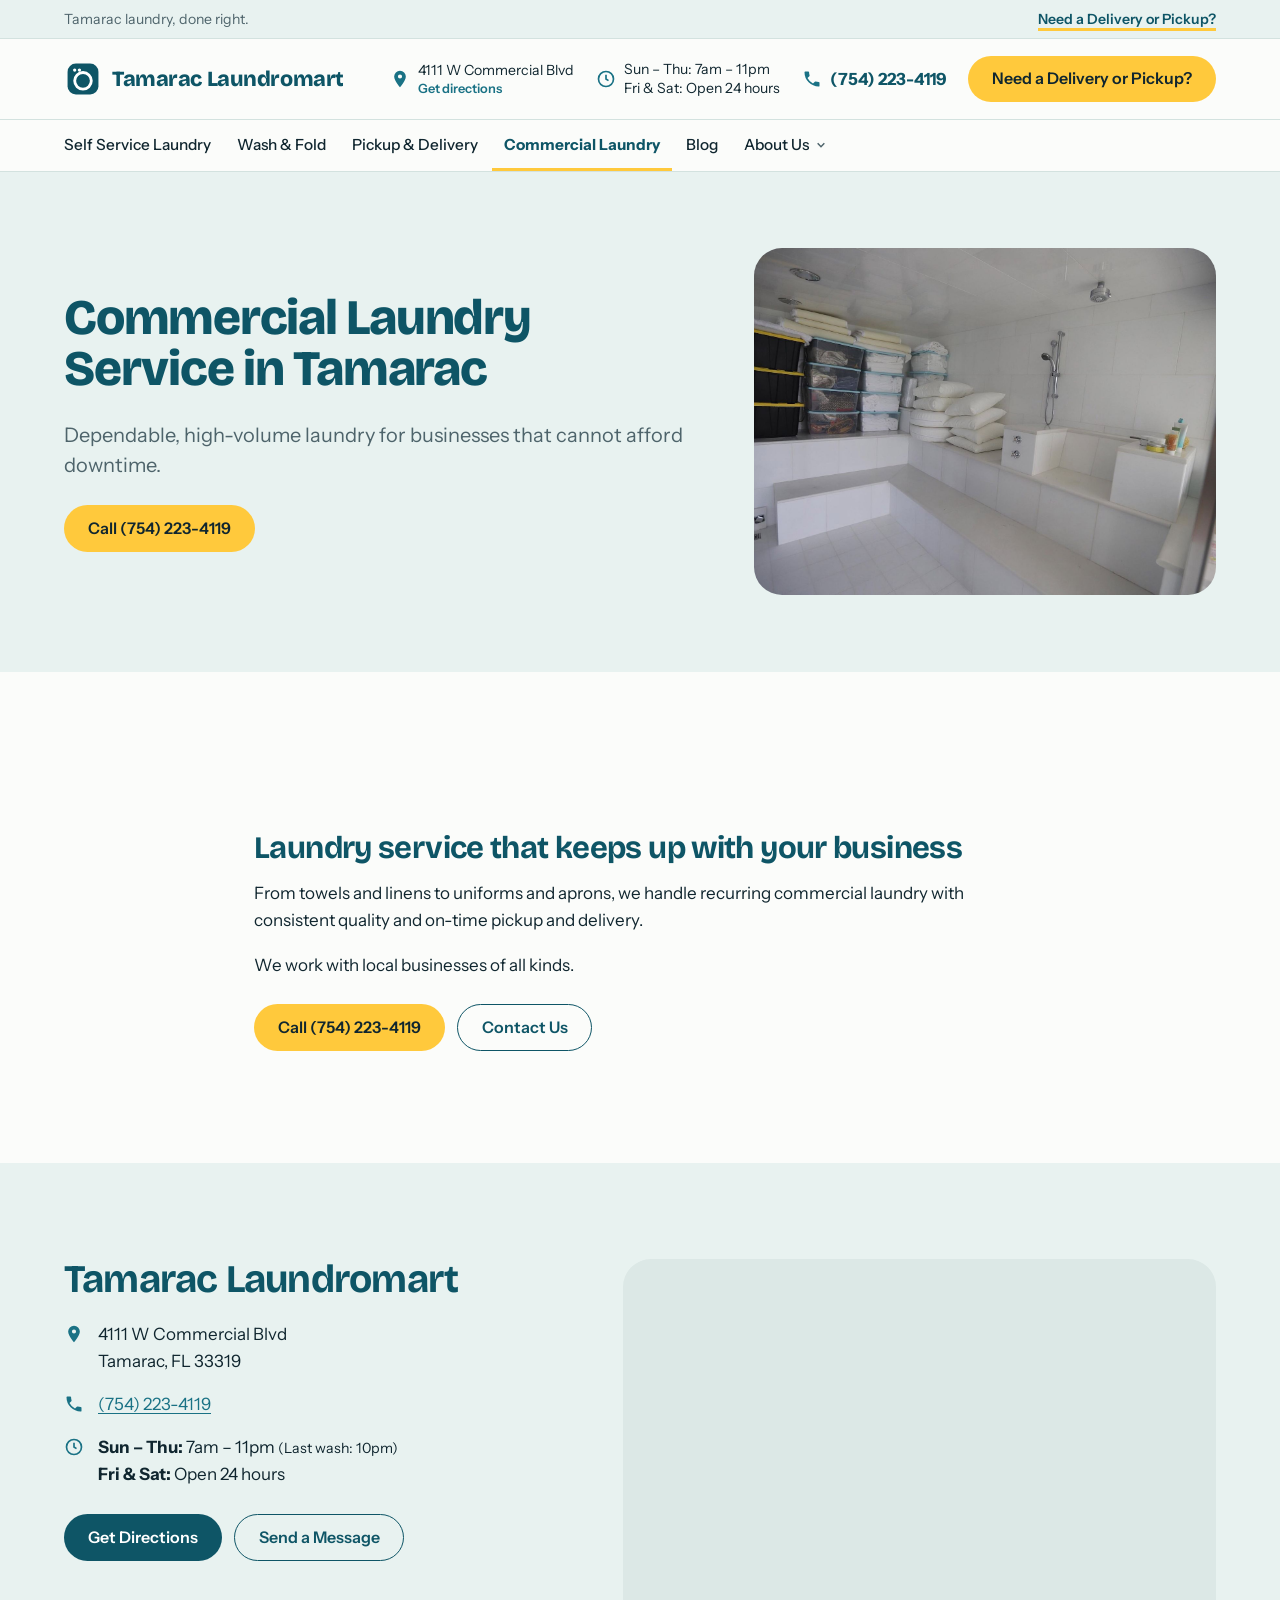
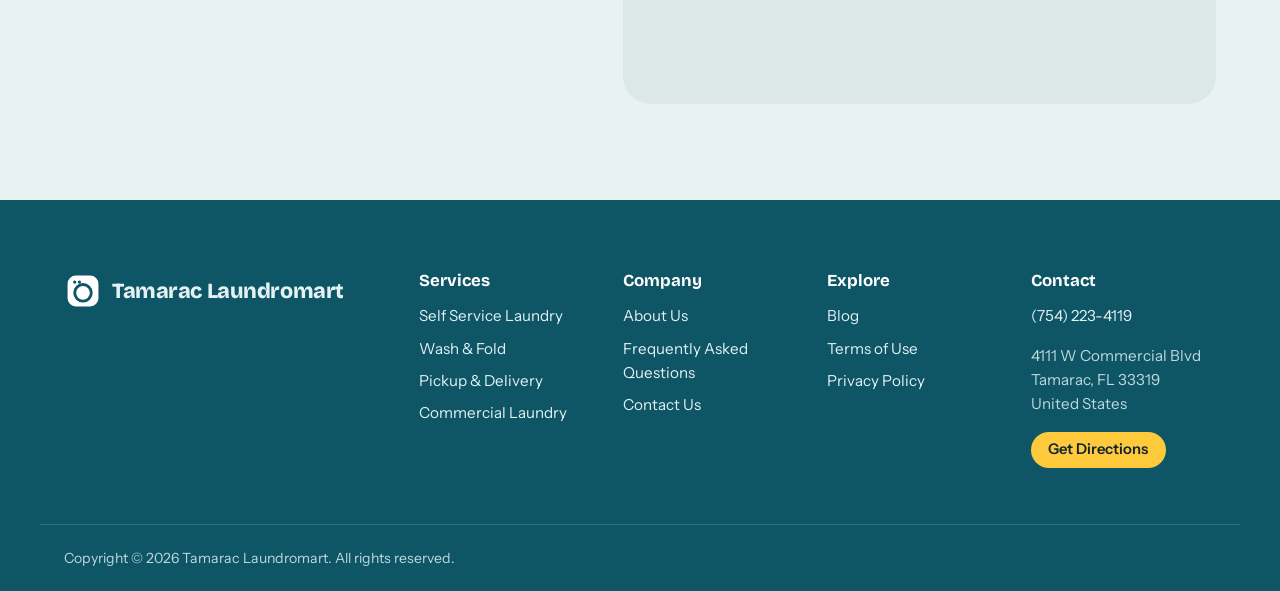
<file: public/commercial-laundry/index.html>
<!DOCTYPE html>
<html lang="en">
<head>
<meta charset="utf-8">
<meta name="viewport" content="width=device-width, initial-scale=1">
<title>Commercial Laundry Service in Tamarac | Tamarac Laundromart</title>
<meta name="description" content="Commercial laundry service for businesses in Tamarac and nearby. Call for a custom quote.">
<link rel="canonical" href="https://tamaraclaundromart.com/commercial-laundry/">
<meta property="og:type" content="website">
<meta property="og:title" content="Commercial Laundry Service in Tamarac | Tamarac Laundromart">
<meta property="og:description" content="Commercial laundry service for businesses in Tamarac and nearby. Call for a custom quote.">
<meta property="og:url" content="https://tamaraclaundromart.com/commercial-laundry/">
<meta property="og:image" content="https://tamaraclaundromart.com/assets/img/storefront.jpg">
<meta name="theme-color" content="#0E5566">
<link rel="icon" href="/assets/img/favicon.svg" type="image/svg+xml">
<link rel="icon" href="/assets/img/favicon-32.png" type="image/png" sizes="32x32">
<link rel="apple-touch-icon" href="/assets/img/apple-touch-icon.png">
<link rel="preconnect" href="https://fonts.googleapis.com">
<link rel="preconnect" href="https://fonts.gstatic.com" crossorigin>
<link href="https://fonts.googleapis.com/css2?family=Bricolage+Grotesque:opsz,wght@12..96,500..800&amp;family=Instrument+Sans:wght@400;500;600;700&amp;display=swap" rel="stylesheet">
<link rel="stylesheet" href="/assets/css/styles.css?v=81c760a48d">
<script type="application/ld+json">{"@context": "https://schema.org", "@type": "Laundromat", "name": "Tamarac Laundromart", "telephone": "(754) 223-4119", "email": null, "url": "https://tamaraclaundromart.com", "logo": "https://tamaraclaundromart.com/assets/img/logo-mark-512.png", "image": "https://tamaraclaundromart.com/assets/img/storefront.jpg", "address": {"@type": "PostalAddress", "streetAddress": "4111 W Commercial Blvd", "addressLocality": "Tamarac", "addressRegion": "FL", "postalCode": "33319", "addressCountry": "United States"}}</script>
<script>window.SITE={"tawkProperty": "", "tawkWidget": "", "formEndpoint": "", "email": "", "pickupUrl": "", "zips": {"33319": "Tamarac", "33320": "Tamarac", "33321": "Tamarac", "33351": "Tamarac"}};</script>
<script src="/assets/js/main.js?v=f5795415dc" defer></script>
</head>
<body class="">

<a class="skip-link" href="#main">Skip to content</a>
<div class="utility-bar">
  <div class="container utility-inner">
    <p class="utility-note">Tamarac laundry, done right.</p>
    <ul class="utility-links">
      <li><a class="utility-cta" href="#">Need a Delivery or Pickup?</a></li>
    </ul>
  </div>
</div>
<header class="site-header">
  <div class="container header-inner">
    <a class="logo" href="/" aria-label="Tamarac Laundromart home"><span class="logo-mark" aria-hidden="true"><svg viewBox="0 0 32 32"><rect x="3" y="3" width="26" height="26" rx="7" fill="currentColor"/><circle class="lm-ring" cx="16" cy="17.5" r="7" fill="none" stroke="#fff" stroke-width="2.4"/><circle class="lm-dot" cx="9" cy="8.5" r="1.4" fill="#fff"/><circle class="lm-dot" cx="13" cy="8.5" r="1.4" fill="#fff"/></svg></span><span class="logo-text">Tamarac Laundromart</span></a>
    <div class="header-info">
      <a class="info-chip" href="https://www.google.com/maps/dir/?api=1&amp;destination=4111+W+Commercial+Blvd%2C+Tamarac%2C+FL%2C+33319" target="_blank" rel="noopener">
        <svg viewBox="0 0 24 24" aria-hidden="true"><path d="M12 2a7 7 0 0 0-7 7c0 5 7 13 7 13s7-8 7-13a7 7 0 0 0-7-7zm0 9.5A2.5 2.5 0 1 1 12 6.5a2.5 2.5 0 0 1 0 5z" fill="currentColor"/></svg>
        <span>4111 W Commercial Blvd<small>Get directions</small></span></a>
      <div class="info-chip hours-chip">
        <svg viewBox="0 0 24 24" aria-hidden="true"><circle cx="12" cy="12" r="9" fill="none" stroke="currentColor" stroke-width="2"/><path d="M12 7v5l3 2" fill="none" stroke="currentColor" stroke-width="2"/></svg>
        <span class="hours-lines"><span>Sun – Thu: 7am &ndash; 11pm</span><span>Fri &amp; Sat: Open 24 hours</span></span></div>
      <a class="info-chip phone-chip" href="tel:7542234119">
        <svg viewBox="0 0 24 24" aria-hidden="true"><path d="M6.6 10.8a15.1 15.1 0 0 0 6.6 6.6l2.2-2.2a1 1 0 0 1 1-.25 11.4 11.4 0 0 0 3.6.57 1 1 0 0 1 1 1V20a1 1 0 0 1-1 1A17 17 0 0 1 3 4a1 1 0 0 1 1-1h3.5a1 1 0 0 1 1 1c0 1.25.2 2.45.57 3.57a1 1 0 0 1-.25 1z" fill="currentColor"/></svg>
        <span>(754) 223-4119</span></a>
      <a class="btn btn-accent header-cta" href="#">Need a Delivery or Pickup?</a>
    </div>
    <div class="header-mobile-actions">
      <a class="icon-btn" href="tel:7542234119" aria-label="Call us">
        <svg viewBox="0 0 24 24" aria-hidden="true"><path d="M6.6 10.8a15.1 15.1 0 0 0 6.6 6.6l2.2-2.2a1 1 0 0 1 1-.25 11.4 11.4 0 0 0 3.6.57 1 1 0 0 1 1 1V20a1 1 0 0 1-1 1A17 17 0 0 1 3 4a1 1 0 0 1 1-1h3.5a1 1 0 0 1 1 1c0 1.25.2 2.45.57 3.57a1 1 0 0 1-.25 1z" fill="currentColor"/></svg></a>
      <button class="icon-btn menu-toggle" aria-expanded="false" aria-controls="mobile-nav" aria-label="Open menu">
        <span class="burger" aria-hidden="true"><i></i><i></i><i></i></span></button>
    </div>
  </div>
  <nav class="main-nav" aria-label="Main">
    <div class="container"><ul class="nav-list"><li class="nav-item"><a href="/self-service-laundry/">Self Service Laundry</a></li><li class="nav-item"><a href="/wash-and-fold/">Wash &amp; Fold</a></li><li class="nav-item"><a href="/pickup-and-delivery/">Pickup &amp; Delivery</a></li><li class="nav-item is-active"><a href="/commercial-laundry/" aria-current="page">Commercial Laundry</a></li><li class="nav-item"><a href="/blog/">Blog</a></li><li class="nav-item has-sub"><a href="/about-us/">About Us</a><button class="sub-toggle" aria-expanded="false" aria-label="Show About Us menu"><svg viewBox="0 0 12 12" aria-hidden="true"><path d="M2 4l4 4 4-4" fill="none" stroke="currentColor" stroke-width="1.8"/></svg></button><ul class="sub-menu"><li><a href="/about-us/faq/">Frequently Asked Questions</a></li><li><a href="/about-us/contact-us/">Contact Us</a></li></ul></li></ul></div>
  </nav>
  <div class="mobile-nav" id="mobile-nav" hidden>
    <div class="m-panel is-root" id="m-panel-root">
      <ul><li><a href="/self-service-laundry/">Self Service Laundry</a></li><li><a href="/wash-and-fold/">Wash &amp; Fold</a></li><li><a href="/pickup-and-delivery/">Pickup &amp; Delivery</a></li><li><a href="/commercial-laundry/">Commercial Laundry</a></li><li><a href="/blog/">Blog</a></li><li><button class="m-forward" data-panel="m-panel-5">About Us<svg viewBox="0 0 12 12" aria-hidden="true"><path d="M4 2l4 4-4 4" fill="none" stroke="currentColor" stroke-width="1.8"/></svg></button></li></ul>
      <div class="m-contact">
        <a class="btn btn-accent btn-block" href="#">Need a Delivery or Pickup?</a>
        <a class="btn btn-outline btn-block" href="tel:7542234119">Call (754) 223-4119</a>
        <a class="btn btn-outline btn-block" href="https://www.google.com/maps/dir/?api=1&amp;destination=4111+W+Commercial+Blvd%2C+Tamarac%2C+FL%2C+33319" target="_blank" rel="noopener">Get Directions</a>
        <ul class="m-hours"><li><strong>Sun – Thu:</strong> 7am &ndash; 11pm <small>(Last wash: 10pm)</small></li><li><strong>Fri &amp; Sat:</strong> Open 24 hours</li></ul>
      </div>
    </div>
    <div class="m-panel" id="m-panel-5" hidden><button class="m-back"><svg viewBox="0 0 12 12" aria-hidden="true"><path d="M8 2L4 6l4 4" fill="none" stroke="currentColor" stroke-width="1.8"/></svg> Back</button><p class="m-panel-title">About Us</p><ul><li><a href="/about-us/">About Us Main Page</a></li><li><a href="/about-us/faq/">Frequently Asked Questions</a></li><li><a href="/about-us/contact-us/">Contact Us</a></li></ul></div>
  </div>
</header>
<main id="main">

<section class="page-hero">
  <div class="container page-hero-grid">
    <div class="page-hero-text"><h1>Commercial Laundry Service in Tamarac</h1><p class="lead">Dependable, high-volume laundry for businesses that cannot afford downtime.</p><div class="btn-row"><a class="btn btn-accent" href="tel:7542234119">Call (754) 223-4119</a></div></div>
    <div class="page-hero-media"><img src="/assets/img/towels.jpg" alt="" class="cover" loading="eager" decoding="async"></div>
  </div>
</section><section class="section"><div class="container narrow prose"><h2>Laundry service that keeps up with your business</h2><p>From towels and linens to uniforms and aprons, we handle recurring commercial laundry with consistent quality and on-time pickup and delivery.</p><p>We work with local businesses of all kinds.</p><div class="btn-row"><a class="btn btn-accent" href="tel:7542234119">Call (754) 223-4119</a><a class="btn btn-outline" href="/about-us/contact-us/">Contact Us</a></div></div></section>
</main>

<section class="contact-band" aria-labelledby="contact-band-title">
  <div class="container contact-band-grid">
    <div class="contact-band-info">
      <h2 id="contact-band-title">Tamarac Laundromart</h2>
      <ul class="contact-list">
        <li><svg viewBox="0 0 24 24" aria-hidden="true"><path d="M12 2a7 7 0 0 0-7 7c0 5 7 13 7 13s7-8 7-13a7 7 0 0 0-7-7zm0 9.5A2.5 2.5 0 1 1 12 6.5a2.5 2.5 0 0 1 0 5z" fill="currentColor"/></svg>
          <span>4111 W Commercial Blvd<br>Tamarac, FL 33319</span></li>
        <li><svg viewBox="0 0 24 24" aria-hidden="true"><path d="M6.6 10.8a15.1 15.1 0 0 0 6.6 6.6l2.2-2.2a1 1 0 0 1 1-.25 11.4 11.4 0 0 0 3.6.57 1 1 0 0 1 1 1V20a1 1 0 0 1-1 1A17 17 0 0 1 3 4a1 1 0 0 1 1-1h3.5a1 1 0 0 1 1 1c0 1.25.2 2.45.57 3.57a1 1 0 0 1-.25 1z" fill="currentColor"/></svg>
          <a href="tel:7542234119">(754) 223-4119</a></li>
        <li><svg viewBox="0 0 24 24" aria-hidden="true"><circle cx="12" cy="12" r="9" fill="none" stroke="currentColor" stroke-width="2"/><path d="M12 7v5l3 2" fill="none" stroke="currentColor" stroke-width="2"/></svg>
          <ul class="hours-list"><li><strong>Sun – Thu:</strong> 7am &ndash; 11pm <small>(Last wash: 10pm)</small></li><li><strong>Fri &amp; Sat:</strong> Open 24 hours</li></ul></li>
      </ul>
      <div class="btn-row">
        <a class="btn btn-primary" href="https://www.google.com/maps/dir/?api=1&amp;destination=4111+W+Commercial+Blvd%2C+Tamarac%2C+FL%2C+33319" target="_blank" rel="noopener">Get Directions</a>
        <a class="btn btn-outline" href="/about-us/contact-us/">Send a Message</a>
      </div>
    </div>
    <div class="contact-band-map"><iframe class="map-frame" title="Map to Tamarac Laundromart" loading="lazy" referrerpolicy="no-referrer-when-downgrade" src="https://www.google.com/maps?q=4111+W+Commercial+Blvd%2C+Tamarac%2C+FL%2C+33319&amp;output=embed"></iframe></div>
  </div>
</section>

<footer class="site-footer">
  <div class="container footer-grid">
    <div class="footer-brand">
      <a class="logo logo-light" href="/"><span class="logo-mark" aria-hidden="true"><svg viewBox="0 0 32 32"><rect x="3" y="3" width="26" height="26" rx="7" fill="currentColor"/><circle class="lm-ring" cx="16" cy="17.5" r="7" fill="none" stroke="#fff" stroke-width="2.4"/><circle class="lm-dot" cx="9" cy="8.5" r="1.4" fill="#fff"/><circle class="lm-dot" cx="13" cy="8.5" r="1.4" fill="#fff"/></svg></span><span class="logo-text">Tamarac Laundromart</span></a>
      
      <div class="social"></div>
    </div>
    <div class="footer-col"><h2>Services</h2><ul><li><a href="/self-service-laundry/">Self Service Laundry</a></li><li><a href="/wash-and-fold/">Wash &amp; Fold</a></li><li><a href="/pickup-and-delivery/">Pickup &amp; Delivery</a></li><li><a href="/commercial-laundry/">Commercial Laundry</a></li></ul></div>
    <div class="footer-col"><h2>Company</h2><ul><li><a href="/about-us/">About Us</a></li><li><a href="/about-us/faq/">Frequently Asked Questions</a></li><li><a href="/about-us/contact-us/">Contact Us</a></li></ul></div>
    <div class="footer-col"><h2>Explore</h2><ul><li><a href="/blog/">Blog</a></li><li><a href="/terms-of-use/">Terms of Use</a></li><li><a href="/privacy-policy/">Privacy Policy</a></li></ul></div>
    <div class="footer-col">
      <h2>Contact</h2>
      <p><a href="tel:7542234119">(754) 223-4119</a></p>
      <p>4111 W Commercial Blvd<br>Tamarac, FL 33319<br>United States</p>
      <a class="btn btn-accent btn-sm" href="https://www.google.com/maps/dir/?api=1&amp;destination=4111+W+Commercial+Blvd%2C+Tamarac%2C+FL%2C+33319" target="_blank" rel="noopener">Get Directions</a>
    </div>
  </div>
  <div class="container footer-bottom">
    <p>Copyright &copy; <span data-year>2026</span> Tamarac Laundromart. All rights reserved.</p>
  </div>
</footer>
</body>
</html>
</file>
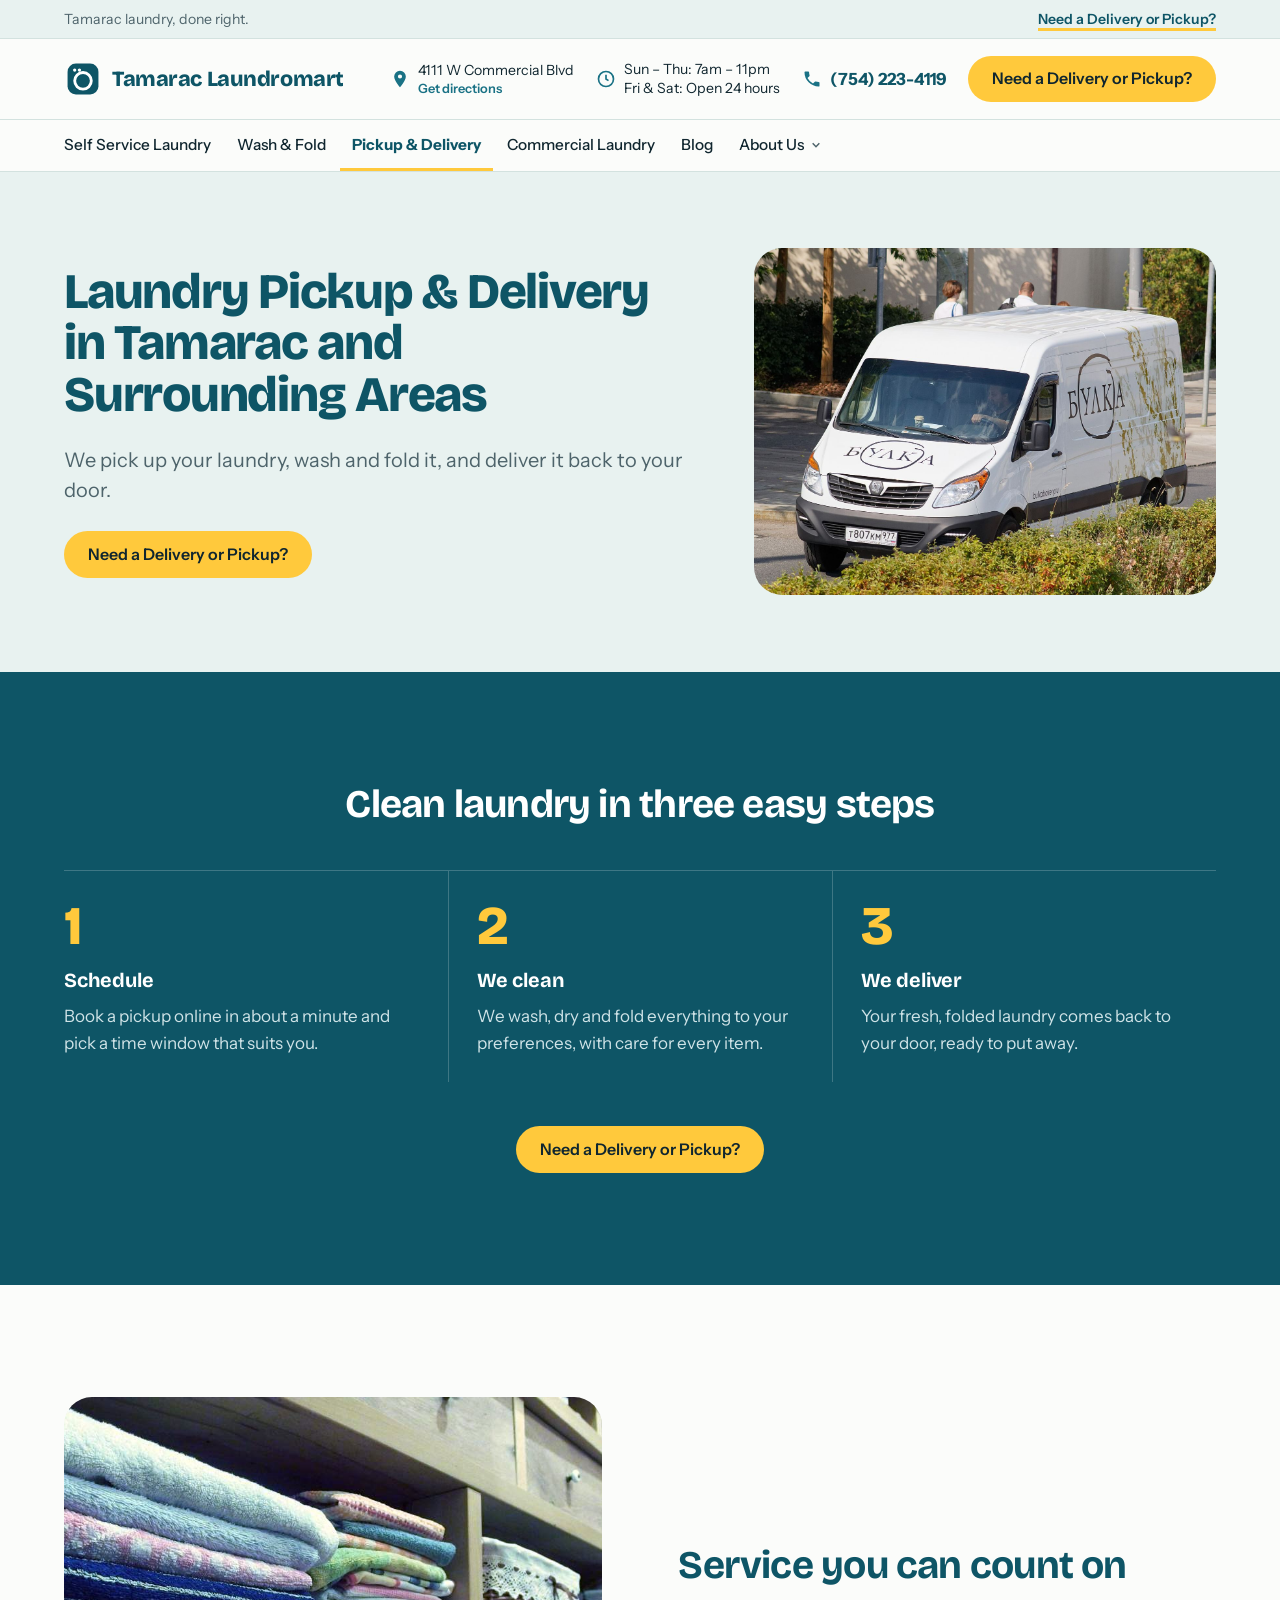
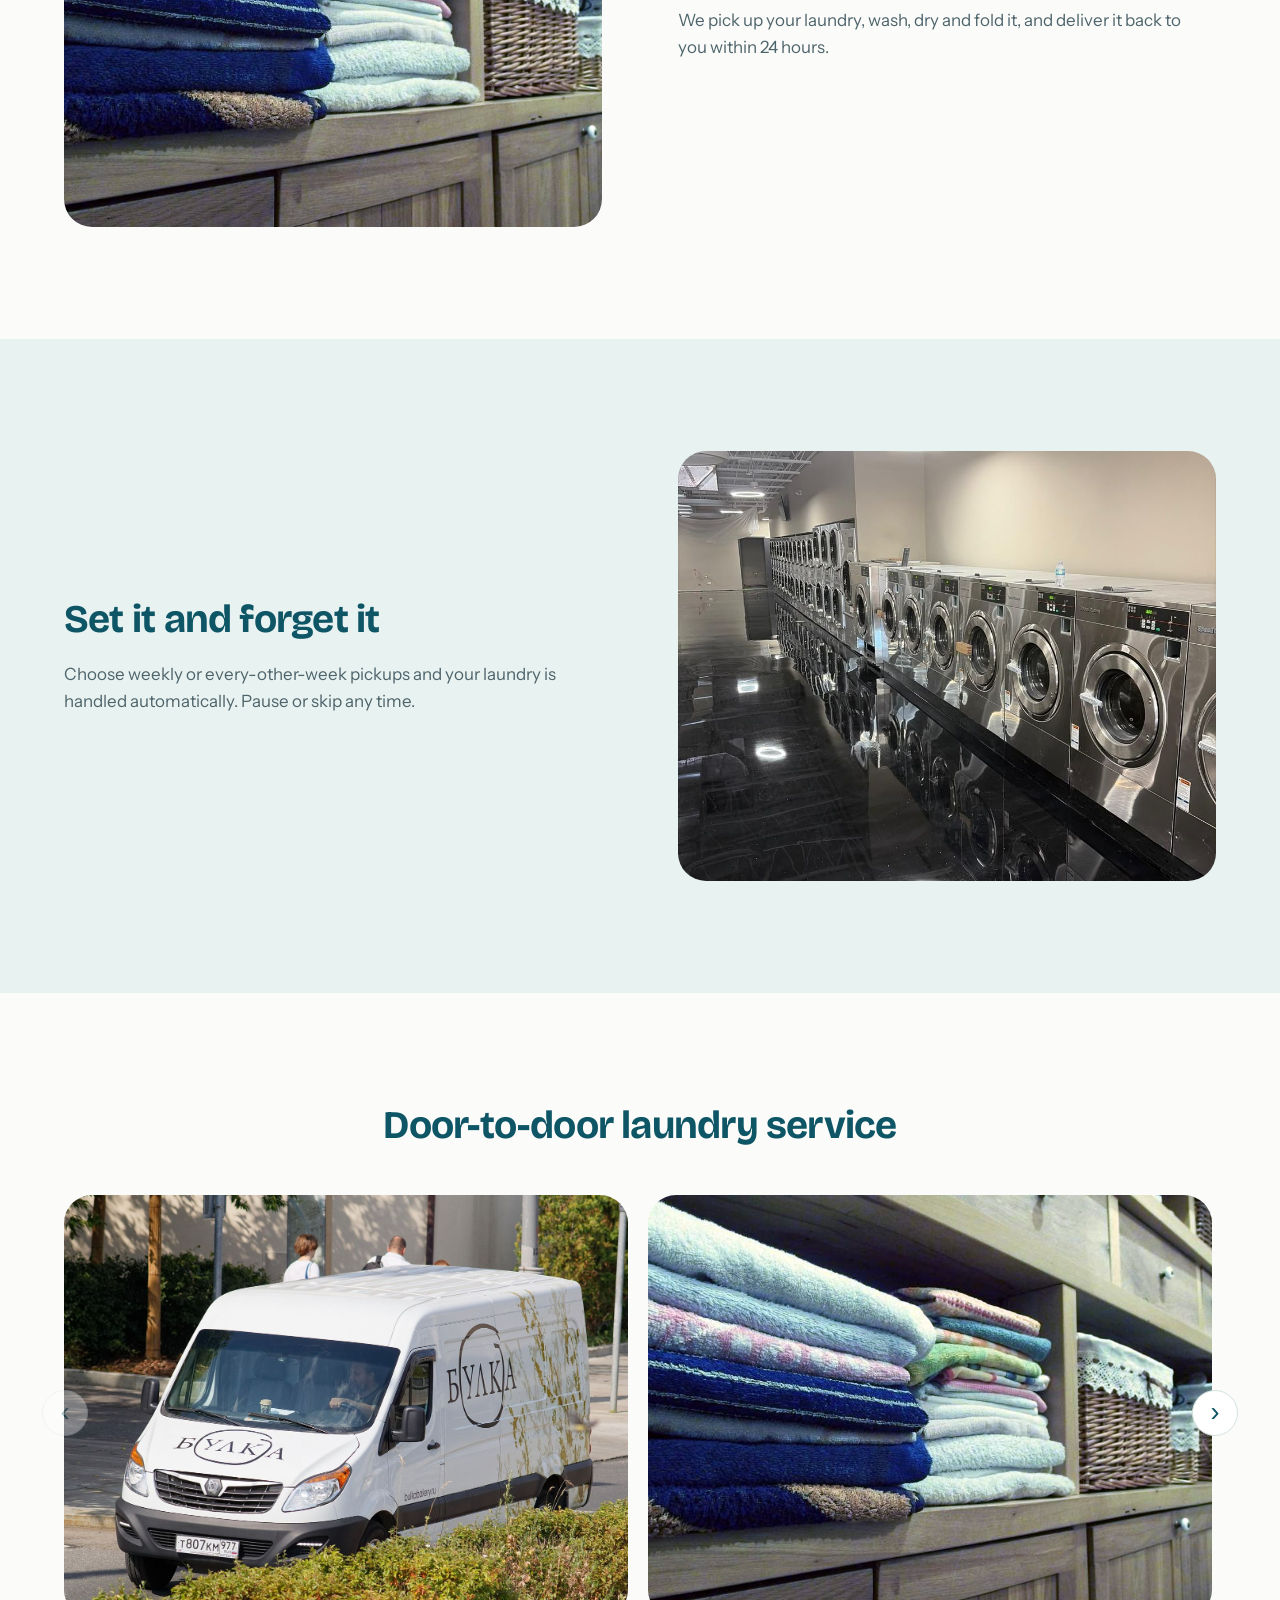
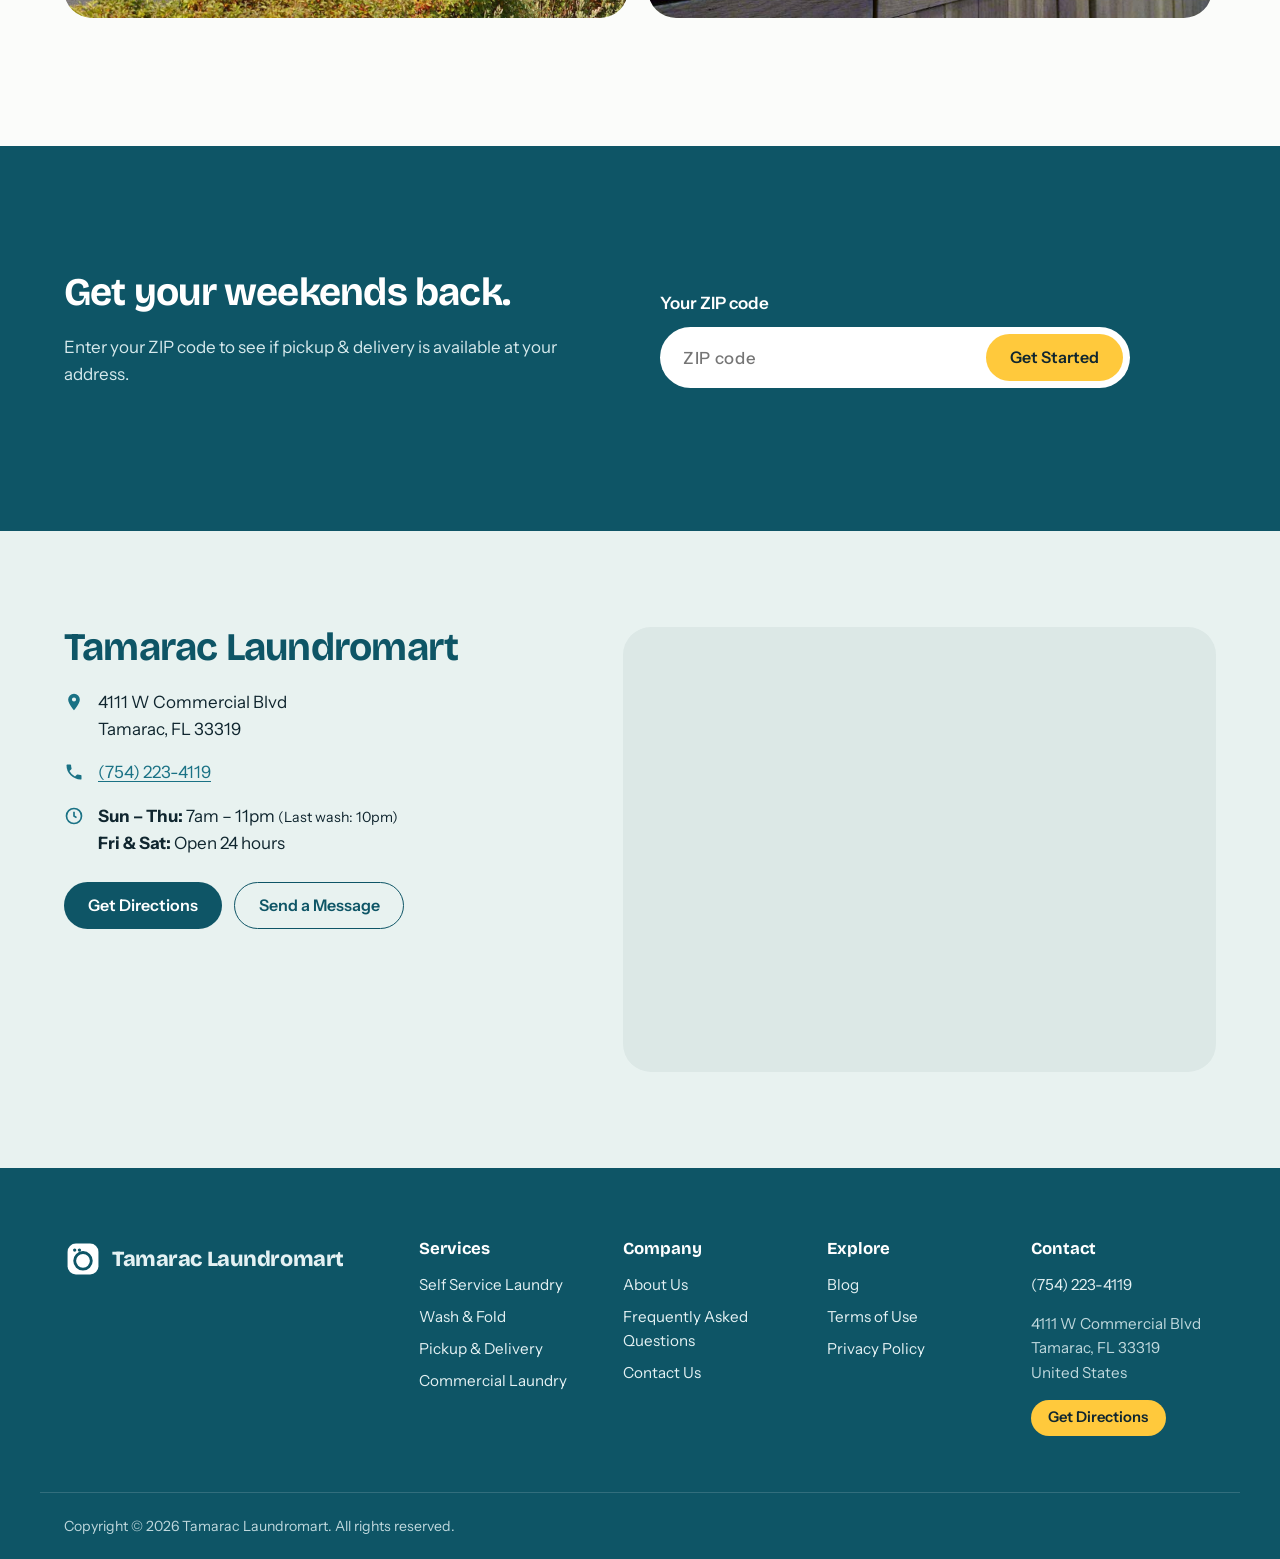
<file: public/pickup-and-delivery/index.html>
<!DOCTYPE html>
<html lang="en">
<head>
<meta charset="utf-8">
<meta name="viewport" content="width=device-width, initial-scale=1">
<title>Laundry Pickup &amp; Delivery in Tamarac | Tamarac Laundromart</title>
<meta name="description" content="Laundry pickup and delivery in Tamarac and nearby areas. Schedule online with Tamarac Laundromart.">
<link rel="canonical" href="https://tamaraclaundromart.com/pickup-and-delivery/">
<meta property="og:type" content="website">
<meta property="og:title" content="Laundry Pickup &amp; Delivery in Tamarac | Tamarac Laundromart">
<meta property="og:description" content="Laundry pickup and delivery in Tamarac and nearby areas. Schedule online with Tamarac Laundromart.">
<meta property="og:url" content="https://tamaraclaundromart.com/pickup-and-delivery/">
<meta property="og:image" content="https://tamaraclaundromart.com/assets/img/storefront.jpg">
<meta name="theme-color" content="#0E5566">
<link rel="icon" href="/assets/img/favicon.svg" type="image/svg+xml">
<link rel="icon" href="/assets/img/favicon-32.png" type="image/png" sizes="32x32">
<link rel="apple-touch-icon" href="/assets/img/apple-touch-icon.png">
<link rel="preconnect" href="https://fonts.googleapis.com">
<link rel="preconnect" href="https://fonts.gstatic.com" crossorigin>
<link href="https://fonts.googleapis.com/css2?family=Bricolage+Grotesque:opsz,wght@12..96,500..800&amp;family=Instrument+Sans:wght@400;500;600;700&amp;display=swap" rel="stylesheet">
<link rel="stylesheet" href="/assets/css/styles.css?v=81c760a48d">
<script type="application/ld+json">{"@context": "https://schema.org", "@type": "Laundromat", "name": "Tamarac Laundromart", "telephone": "(754) 223-4119", "email": null, "url": "https://tamaraclaundromart.com", "logo": "https://tamaraclaundromart.com/assets/img/logo-mark-512.png", "image": "https://tamaraclaundromart.com/assets/img/storefront.jpg", "address": {"@type": "PostalAddress", "streetAddress": "4111 W Commercial Blvd", "addressLocality": "Tamarac", "addressRegion": "FL", "postalCode": "33319", "addressCountry": "United States"}}</script>
<script>window.SITE={"tawkProperty": "", "tawkWidget": "", "formEndpoint": "", "email": "", "pickupUrl": "", "zips": {"33319": "Tamarac", "33320": "Tamarac", "33321": "Tamarac", "33351": "Tamarac"}};</script>
<script src="/assets/js/main.js?v=f5795415dc" defer></script>
</head>
<body class="">

<a class="skip-link" href="#main">Skip to content</a>
<div class="utility-bar">
  <div class="container utility-inner">
    <p class="utility-note">Tamarac laundry, done right.</p>
    <ul class="utility-links">
      <li><a class="utility-cta" href="#">Need a Delivery or Pickup?</a></li>
    </ul>
  </div>
</div>
<header class="site-header">
  <div class="container header-inner">
    <a class="logo" href="/" aria-label="Tamarac Laundromart home"><span class="logo-mark" aria-hidden="true"><svg viewBox="0 0 32 32"><rect x="3" y="3" width="26" height="26" rx="7" fill="currentColor"/><circle class="lm-ring" cx="16" cy="17.5" r="7" fill="none" stroke="#fff" stroke-width="2.4"/><circle class="lm-dot" cx="9" cy="8.5" r="1.4" fill="#fff"/><circle class="lm-dot" cx="13" cy="8.5" r="1.4" fill="#fff"/></svg></span><span class="logo-text">Tamarac Laundromart</span></a>
    <div class="header-info">
      <a class="info-chip" href="https://www.google.com/maps/dir/?api=1&amp;destination=4111+W+Commercial+Blvd%2C+Tamarac%2C+FL%2C+33319" target="_blank" rel="noopener">
        <svg viewBox="0 0 24 24" aria-hidden="true"><path d="M12 2a7 7 0 0 0-7 7c0 5 7 13 7 13s7-8 7-13a7 7 0 0 0-7-7zm0 9.5A2.5 2.5 0 1 1 12 6.5a2.5 2.5 0 0 1 0 5z" fill="currentColor"/></svg>
        <span>4111 W Commercial Blvd<small>Get directions</small></span></a>
      <div class="info-chip hours-chip">
        <svg viewBox="0 0 24 24" aria-hidden="true"><circle cx="12" cy="12" r="9" fill="none" stroke="currentColor" stroke-width="2"/><path d="M12 7v5l3 2" fill="none" stroke="currentColor" stroke-width="2"/></svg>
        <span class="hours-lines"><span>Sun – Thu: 7am &ndash; 11pm</span><span>Fri &amp; Sat: Open 24 hours</span></span></div>
      <a class="info-chip phone-chip" href="tel:7542234119">
        <svg viewBox="0 0 24 24" aria-hidden="true"><path d="M6.6 10.8a15.1 15.1 0 0 0 6.6 6.6l2.2-2.2a1 1 0 0 1 1-.25 11.4 11.4 0 0 0 3.6.57 1 1 0 0 1 1 1V20a1 1 0 0 1-1 1A17 17 0 0 1 3 4a1 1 0 0 1 1-1h3.5a1 1 0 0 1 1 1c0 1.25.2 2.45.57 3.57a1 1 0 0 1-.25 1z" fill="currentColor"/></svg>
        <span>(754) 223-4119</span></a>
      <a class="btn btn-accent header-cta" href="#">Need a Delivery or Pickup?</a>
    </div>
    <div class="header-mobile-actions">
      <a class="icon-btn" href="tel:7542234119" aria-label="Call us">
        <svg viewBox="0 0 24 24" aria-hidden="true"><path d="M6.6 10.8a15.1 15.1 0 0 0 6.6 6.6l2.2-2.2a1 1 0 0 1 1-.25 11.4 11.4 0 0 0 3.6.57 1 1 0 0 1 1 1V20a1 1 0 0 1-1 1A17 17 0 0 1 3 4a1 1 0 0 1 1-1h3.5a1 1 0 0 1 1 1c0 1.25.2 2.45.57 3.57a1 1 0 0 1-.25 1z" fill="currentColor"/></svg></a>
      <button class="icon-btn menu-toggle" aria-expanded="false" aria-controls="mobile-nav" aria-label="Open menu">
        <span class="burger" aria-hidden="true"><i></i><i></i><i></i></span></button>
    </div>
  </div>
  <nav class="main-nav" aria-label="Main">
    <div class="container"><ul class="nav-list"><li class="nav-item"><a href="/self-service-laundry/">Self Service Laundry</a></li><li class="nav-item"><a href="/wash-and-fold/">Wash &amp; Fold</a></li><li class="nav-item is-active"><a href="/pickup-and-delivery/" aria-current="page">Pickup &amp; Delivery</a></li><li class="nav-item"><a href="/commercial-laundry/">Commercial Laundry</a></li><li class="nav-item"><a href="/blog/">Blog</a></li><li class="nav-item has-sub"><a href="/about-us/">About Us</a><button class="sub-toggle" aria-expanded="false" aria-label="Show About Us menu"><svg viewBox="0 0 12 12" aria-hidden="true"><path d="M2 4l4 4 4-4" fill="none" stroke="currentColor" stroke-width="1.8"/></svg></button><ul class="sub-menu"><li><a href="/about-us/faq/">Frequently Asked Questions</a></li><li><a href="/about-us/contact-us/">Contact Us</a></li></ul></li></ul></div>
  </nav>
  <div class="mobile-nav" id="mobile-nav" hidden>
    <div class="m-panel is-root" id="m-panel-root">
      <ul><li><a href="/self-service-laundry/">Self Service Laundry</a></li><li><a href="/wash-and-fold/">Wash &amp; Fold</a></li><li><a href="/pickup-and-delivery/">Pickup &amp; Delivery</a></li><li><a href="/commercial-laundry/">Commercial Laundry</a></li><li><a href="/blog/">Blog</a></li><li><button class="m-forward" data-panel="m-panel-5">About Us<svg viewBox="0 0 12 12" aria-hidden="true"><path d="M4 2l4 4-4 4" fill="none" stroke="currentColor" stroke-width="1.8"/></svg></button></li></ul>
      <div class="m-contact">
        <a class="btn btn-accent btn-block" href="#">Need a Delivery or Pickup?</a>
        <a class="btn btn-outline btn-block" href="tel:7542234119">Call (754) 223-4119</a>
        <a class="btn btn-outline btn-block" href="https://www.google.com/maps/dir/?api=1&amp;destination=4111+W+Commercial+Blvd%2C+Tamarac%2C+FL%2C+33319" target="_blank" rel="noopener">Get Directions</a>
        <ul class="m-hours"><li><strong>Sun – Thu:</strong> 7am &ndash; 11pm <small>(Last wash: 10pm)</small></li><li><strong>Fri &amp; Sat:</strong> Open 24 hours</li></ul>
      </div>
    </div>
    <div class="m-panel" id="m-panel-5" hidden><button class="m-back"><svg viewBox="0 0 12 12" aria-hidden="true"><path d="M8 2L4 6l4 4" fill="none" stroke="currentColor" stroke-width="1.8"/></svg> Back</button><p class="m-panel-title">About Us</p><ul><li><a href="/about-us/">About Us Main Page</a></li><li><a href="/about-us/faq/">Frequently Asked Questions</a></li><li><a href="/about-us/contact-us/">Contact Us</a></li></ul></div>
  </div>
</header>
<main id="main">

<section class="page-hero">
  <div class="container page-hero-grid">
    <div class="page-hero-text"><h1>Laundry Pickup &amp; Delivery in Tamarac and Surrounding Areas</h1><p class="lead">We pick up your laundry, wash and fold it, and deliver it back to your door.</p><div class="btn-row"><a class="btn btn-accent" href="#">Need a Delivery or Pickup?</a></div></div>
    <div class="page-hero-media"><img src="/assets/img/van.jpg" alt="" class="cover" loading="eager" decoding="async"></div>
  </div>
</section>
<section class="section tone-brand">
  <div class="container">
    <div class="section-head center"><h2>Clean laundry in three easy steps</h2></div>
    <ol class="steps"><li class="step"><span class="step-num">1</span><h3>Schedule</h3><p>Book a pickup online in about a minute and pick a time window that suits you.</p></li><li class="step"><span class="step-num">2</span><h3>We clean</h3><p>We wash, dry and fold everything to your preferences, with care for every item.</p></li><li class="step"><span class="step-num">3</span><h3>We deliver</h3><p>Your fresh, folded laundry comes back to your door, ready to put away.</p></li></ol>
    <div class="center"><a class="btn btn-accent" href="#">Need a Delivery or Pickup?</a></div>
  </div>
</section>
<section class="section image-text  ">
  <div class="container image-text-grid">
    <div class="image-text-media"><img src="/assets/img/folded.jpg" alt="Folded laundry" class="cover" loading="lazy" decoding="async"></div>
    <div class="image-text-body"><h2>Service you can count on</h2><p>We pick up your laundry, wash, dry and fold it, and deliver it back to you within 24 hours.</p></div>
  </div>
</section>
<section class="section image-text is-reverse tone-soft">
  <div class="container image-text-grid">
    <div class="image-text-media"><img src="/assets/img/store-2.jpg" alt="Inside Tamarac Laundromart" class="cover" loading="lazy" decoding="async"></div>
    <div class="image-text-body"><h2>Set it and forget it</h2><p>Choose weekly or every-other-week pickups and your laundry is handled automatically. Pause or skip any time.</p></div>
  </div>
</section>
<section class="section gallery ">
  <div class="container">
    <div class="section-head center"><h2>Door-to-door laundry service</h2></div>
    <div class="slider" data-slider>
      <button class="slider-btn prev" aria-label="Previous photo" data-prev>&#8249;</button>
      <div class="slider-track" data-track tabindex="0"><figure class="slide g-slide"><img src="/assets/img/van.jpg" alt="Delivery van" class="cover" loading="lazy" decoding="async"></figure><figure class="slide g-slide"><img src="/assets/img/folded.jpg" alt="Folded laundry" class="cover" loading="lazy" decoding="async"></figure><figure class="slide g-slide"><img src="/assets/img/towels.jpg" alt="Folded towels" class="cover" loading="lazy" decoding="async"></figure></div>
      <button class="slider-btn next" aria-label="Next photo" data-next>&#8250;</button>
    </div>
  </div>
</section>
<section class="section area-cta">
  <div class="container area-cta-inner">
    <div><h2>Get your weekends back.</h2><p>Enter your ZIP code to see if pickup &amp; delivery is available at your address.</p></div>
    
<form class="zip-form" data-zip-form novalidate>
  <label for="zip-your" class="zip-label">Your ZIP code</label>
  <div class="zip-row">
    <input id="zip-your" name="zip" inputmode="numeric" autocomplete="postal-code"
           pattern="[0-9]{5}" maxlength="5" placeholder="ZIP code" required>
    <button class="btn btn-accent" type="submit">Get Started</button>
  </div>
  <p class="zip-msg" role="status" aria-live="polite"></p>
</form>
  </div>
</section>
</main>

<section class="contact-band" aria-labelledby="contact-band-title">
  <div class="container contact-band-grid">
    <div class="contact-band-info">
      <h2 id="contact-band-title">Tamarac Laundromart</h2>
      <ul class="contact-list">
        <li><svg viewBox="0 0 24 24" aria-hidden="true"><path d="M12 2a7 7 0 0 0-7 7c0 5 7 13 7 13s7-8 7-13a7 7 0 0 0-7-7zm0 9.5A2.5 2.5 0 1 1 12 6.5a2.5 2.5 0 0 1 0 5z" fill="currentColor"/></svg>
          <span>4111 W Commercial Blvd<br>Tamarac, FL 33319</span></li>
        <li><svg viewBox="0 0 24 24" aria-hidden="true"><path d="M6.6 10.8a15.1 15.1 0 0 0 6.6 6.6l2.2-2.2a1 1 0 0 1 1-.25 11.4 11.4 0 0 0 3.6.57 1 1 0 0 1 1 1V20a1 1 0 0 1-1 1A17 17 0 0 1 3 4a1 1 0 0 1 1-1h3.5a1 1 0 0 1 1 1c0 1.25.2 2.45.57 3.57a1 1 0 0 1-.25 1z" fill="currentColor"/></svg>
          <a href="tel:7542234119">(754) 223-4119</a></li>
        <li><svg viewBox="0 0 24 24" aria-hidden="true"><circle cx="12" cy="12" r="9" fill="none" stroke="currentColor" stroke-width="2"/><path d="M12 7v5l3 2" fill="none" stroke="currentColor" stroke-width="2"/></svg>
          <ul class="hours-list"><li><strong>Sun – Thu:</strong> 7am &ndash; 11pm <small>(Last wash: 10pm)</small></li><li><strong>Fri &amp; Sat:</strong> Open 24 hours</li></ul></li>
      </ul>
      <div class="btn-row">
        <a class="btn btn-primary" href="https://www.google.com/maps/dir/?api=1&amp;destination=4111+W+Commercial+Blvd%2C+Tamarac%2C+FL%2C+33319" target="_blank" rel="noopener">Get Directions</a>
        <a class="btn btn-outline" href="/about-us/contact-us/">Send a Message</a>
      </div>
    </div>
    <div class="contact-band-map"><iframe class="map-frame" title="Map to Tamarac Laundromart" loading="lazy" referrerpolicy="no-referrer-when-downgrade" src="https://www.google.com/maps?q=4111+W+Commercial+Blvd%2C+Tamarac%2C+FL%2C+33319&amp;output=embed"></iframe></div>
  </div>
</section>

<footer class="site-footer">
  <div class="container footer-grid">
    <div class="footer-brand">
      <a class="logo logo-light" href="/"><span class="logo-mark" aria-hidden="true"><svg viewBox="0 0 32 32"><rect x="3" y="3" width="26" height="26" rx="7" fill="currentColor"/><circle class="lm-ring" cx="16" cy="17.5" r="7" fill="none" stroke="#fff" stroke-width="2.4"/><circle class="lm-dot" cx="9" cy="8.5" r="1.4" fill="#fff"/><circle class="lm-dot" cx="13" cy="8.5" r="1.4" fill="#fff"/></svg></span><span class="logo-text">Tamarac Laundromart</span></a>
      
      <div class="social"></div>
    </div>
    <div class="footer-col"><h2>Services</h2><ul><li><a href="/self-service-laundry/">Self Service Laundry</a></li><li><a href="/wash-and-fold/">Wash &amp; Fold</a></li><li><a href="/pickup-and-delivery/">Pickup &amp; Delivery</a></li><li><a href="/commercial-laundry/">Commercial Laundry</a></li></ul></div>
    <div class="footer-col"><h2>Company</h2><ul><li><a href="/about-us/">About Us</a></li><li><a href="/about-us/faq/">Frequently Asked Questions</a></li><li><a href="/about-us/contact-us/">Contact Us</a></li></ul></div>
    <div class="footer-col"><h2>Explore</h2><ul><li><a href="/blog/">Blog</a></li><li><a href="/terms-of-use/">Terms of Use</a></li><li><a href="/privacy-policy/">Privacy Policy</a></li></ul></div>
    <div class="footer-col">
      <h2>Contact</h2>
      <p><a href="tel:7542234119">(754) 223-4119</a></p>
      <p>4111 W Commercial Blvd<br>Tamarac, FL 33319<br>United States</p>
      <a class="btn btn-accent btn-sm" href="https://www.google.com/maps/dir/?api=1&amp;destination=4111+W+Commercial+Blvd%2C+Tamarac%2C+FL%2C+33319" target="_blank" rel="noopener">Get Directions</a>
    </div>
  </div>
  <div class="container footer-bottom">
    <p>Copyright &copy; <span data-year>2026</span> Tamarac Laundromart. All rights reserved.</p>
  </div>
</footer>
</body>
</html>
</file>
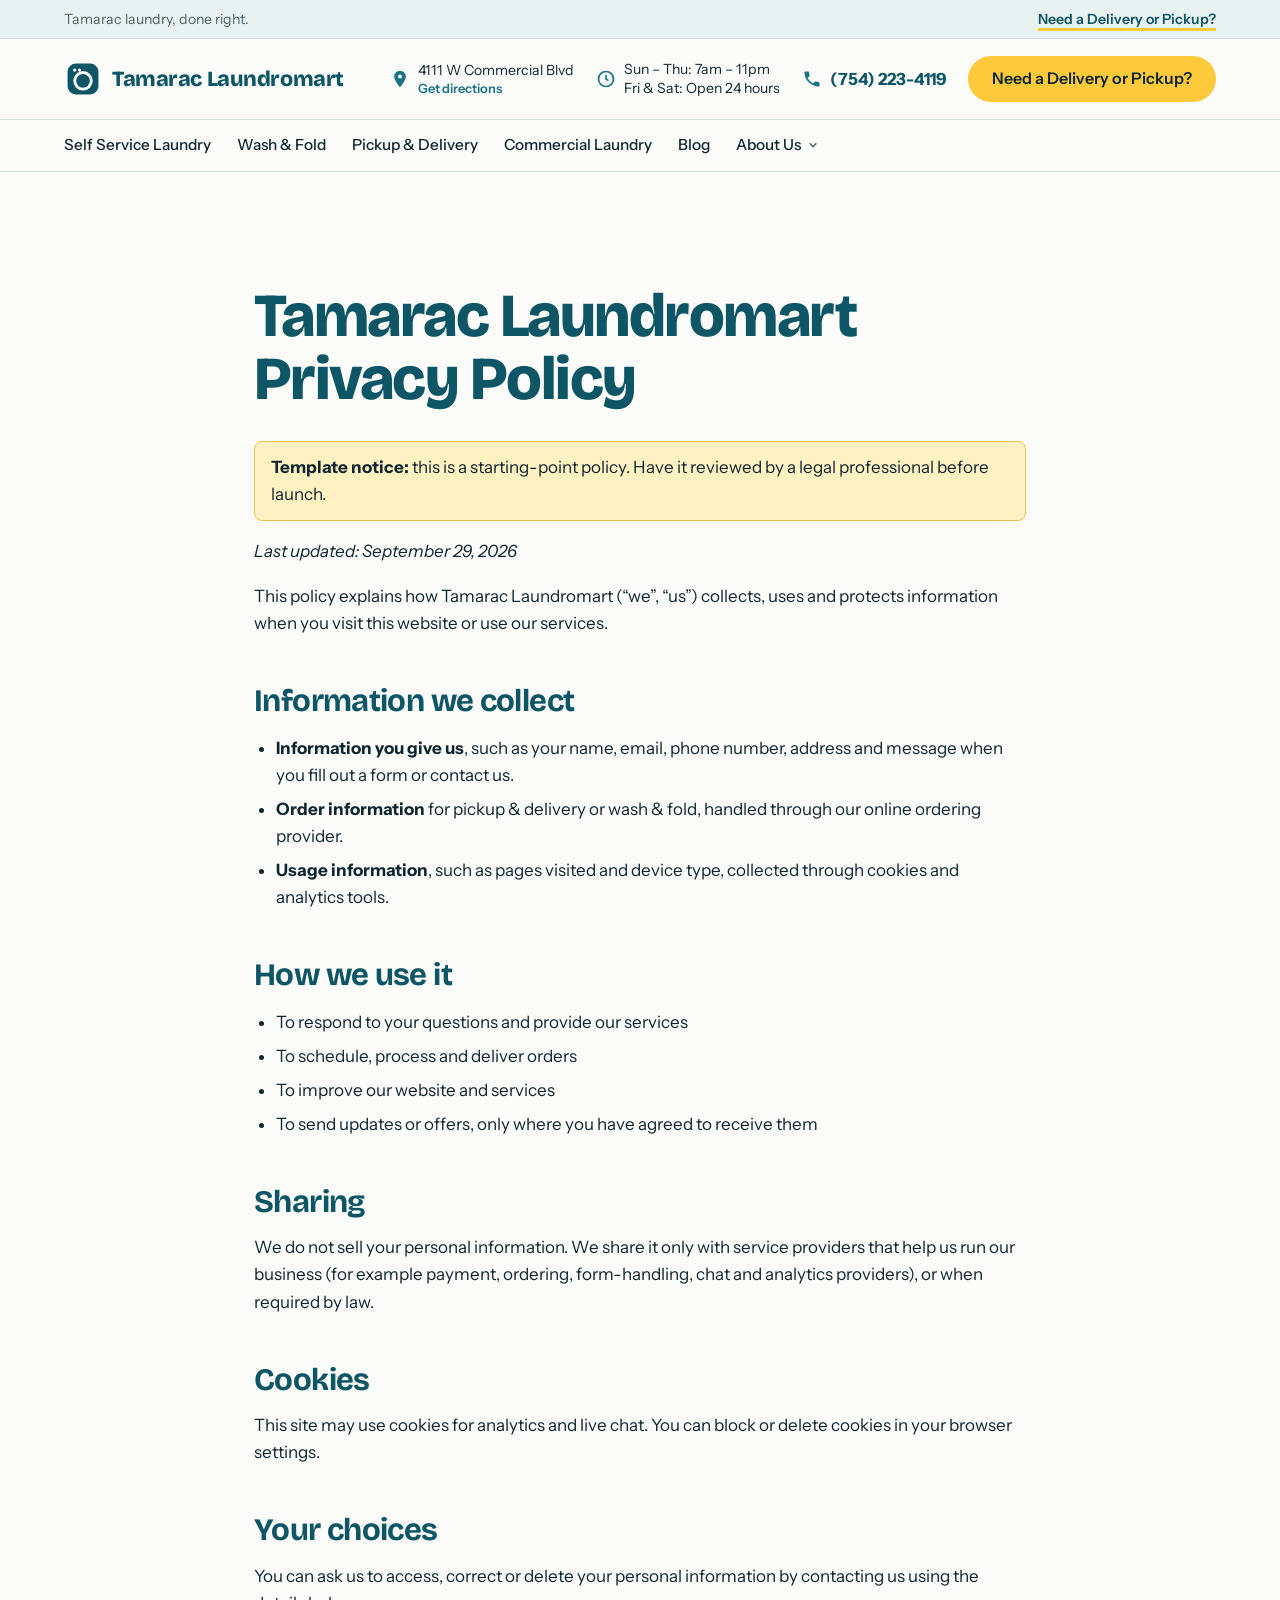
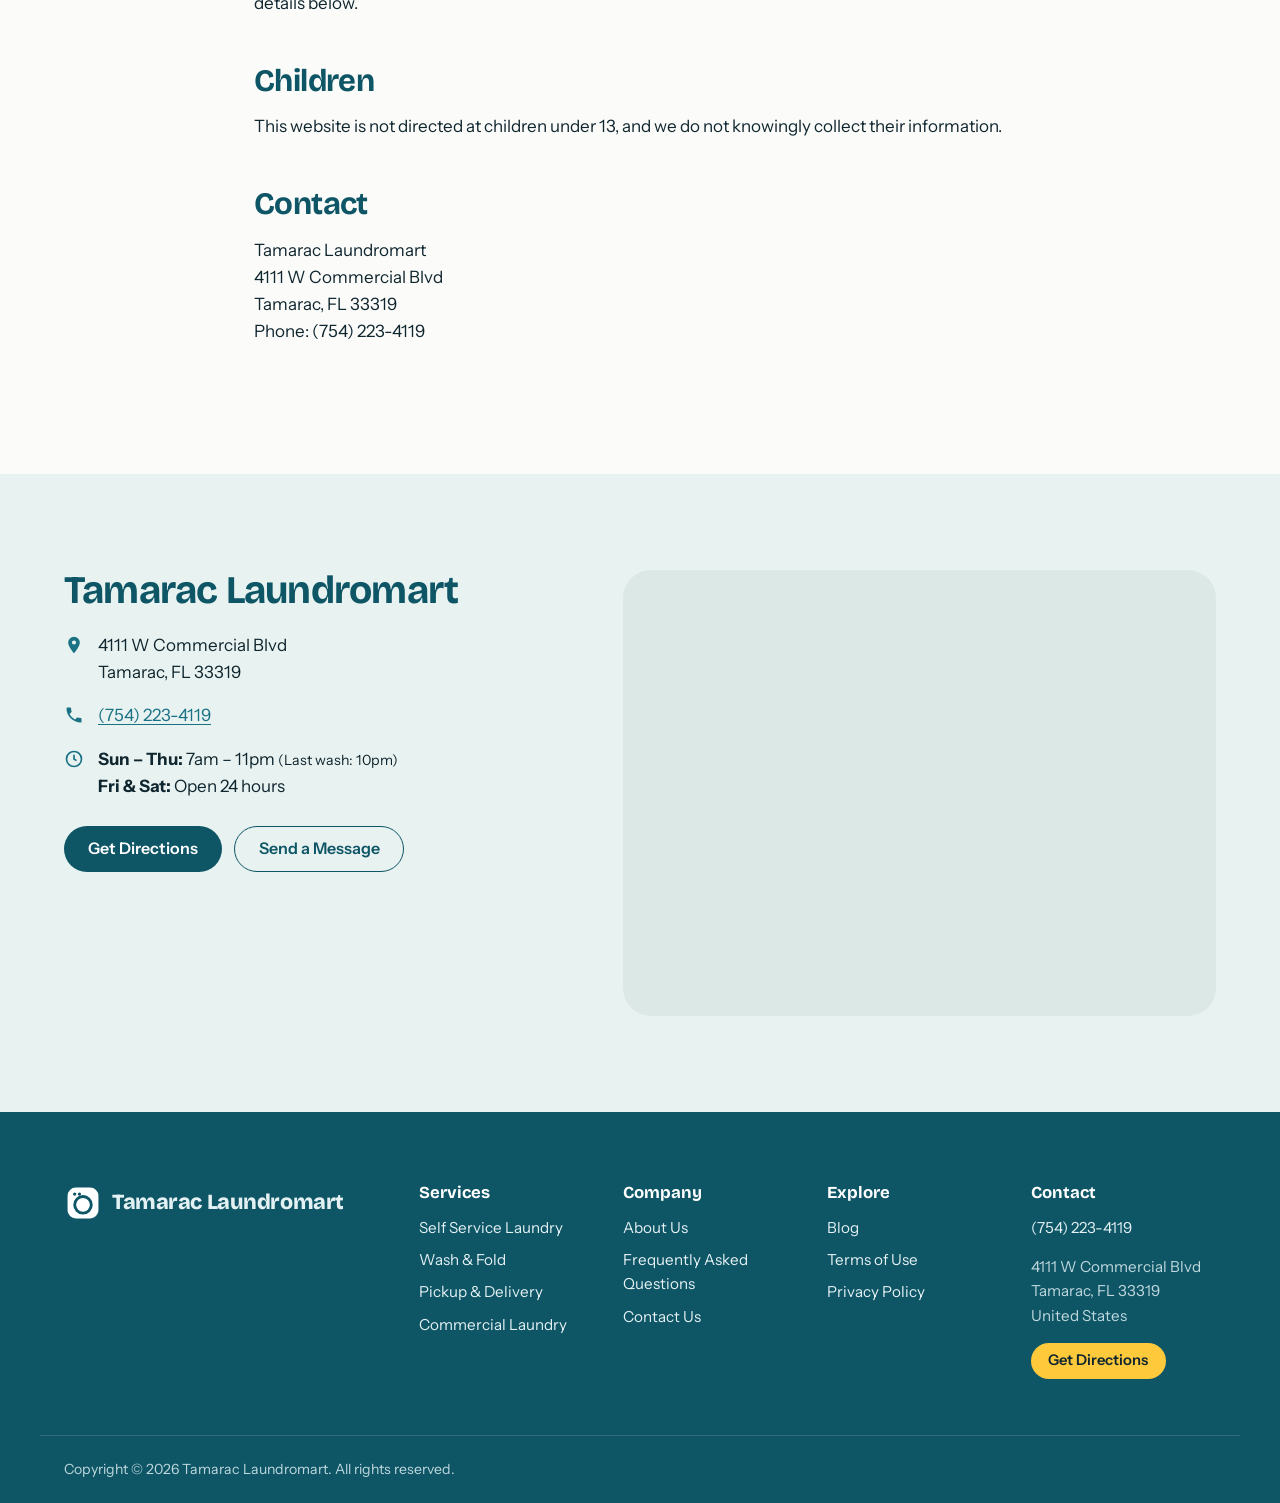
<file: public/privacy-policy/index.html>
<!DOCTYPE html>
<html lang="en">
<head>
<meta charset="utf-8">
<meta name="viewport" content="width=device-width, initial-scale=1">
<title>Privacy Policy | Tamarac Laundromart</title>
<meta name="description" content="Privacy policy for Tamarac Laundromart.">
<link rel="canonical" href="https://tamaraclaundromart.com/privacy-policy/">
<meta property="og:type" content="website">
<meta property="og:title" content="Privacy Policy | Tamarac Laundromart">
<meta property="og:description" content="Privacy policy for Tamarac Laundromart.">
<meta property="og:url" content="https://tamaraclaundromart.com/privacy-policy/">
<meta property="og:image" content="https://tamaraclaundromart.com/assets/img/storefront.jpg">
<meta name="theme-color" content="#0E5566">
<link rel="icon" href="/assets/img/favicon.svg" type="image/svg+xml">
<link rel="icon" href="/assets/img/favicon-32.png" type="image/png" sizes="32x32">
<link rel="apple-touch-icon" href="/assets/img/apple-touch-icon.png">
<link rel="preconnect" href="https://fonts.googleapis.com">
<link rel="preconnect" href="https://fonts.gstatic.com" crossorigin>
<link href="https://fonts.googleapis.com/css2?family=Bricolage+Grotesque:opsz,wght@12..96,500..800&amp;family=Instrument+Sans:wght@400;500;600;700&amp;display=swap" rel="stylesheet">
<link rel="stylesheet" href="/assets/css/styles.css?v=81c760a48d">
<script type="application/ld+json">{"@context": "https://schema.org", "@type": "Laundromat", "name": "Tamarac Laundromart", "telephone": "(754) 223-4119", "email": null, "url": "https://tamaraclaundromart.com", "logo": "https://tamaraclaundromart.com/assets/img/logo-mark-512.png", "image": "https://tamaraclaundromart.com/assets/img/storefront.jpg", "address": {"@type": "PostalAddress", "streetAddress": "4111 W Commercial Blvd", "addressLocality": "Tamarac", "addressRegion": "FL", "postalCode": "33319", "addressCountry": "United States"}}</script>
<script>window.SITE={"tawkProperty": "", "tawkWidget": "", "formEndpoint": "", "email": "", "pickupUrl": "", "zips": {"33319": "Tamarac", "33320": "Tamarac", "33321": "Tamarac", "33351": "Tamarac"}};</script>
<script src="/assets/js/main.js?v=f5795415dc" defer></script>
</head>
<body class="">

<a class="skip-link" href="#main">Skip to content</a>
<div class="utility-bar">
  <div class="container utility-inner">
    <p class="utility-note">Tamarac laundry, done right.</p>
    <ul class="utility-links">
      <li><a class="utility-cta" href="#">Need a Delivery or Pickup?</a></li>
    </ul>
  </div>
</div>
<header class="site-header">
  <div class="container header-inner">
    <a class="logo" href="/" aria-label="Tamarac Laundromart home"><span class="logo-mark" aria-hidden="true"><svg viewBox="0 0 32 32"><rect x="3" y="3" width="26" height="26" rx="7" fill="currentColor"/><circle class="lm-ring" cx="16" cy="17.5" r="7" fill="none" stroke="#fff" stroke-width="2.4"/><circle class="lm-dot" cx="9" cy="8.5" r="1.4" fill="#fff"/><circle class="lm-dot" cx="13" cy="8.5" r="1.4" fill="#fff"/></svg></span><span class="logo-text">Tamarac Laundromart</span></a>
    <div class="header-info">
      <a class="info-chip" href="https://www.google.com/maps/dir/?api=1&amp;destination=4111+W+Commercial+Blvd%2C+Tamarac%2C+FL%2C+33319" target="_blank" rel="noopener">
        <svg viewBox="0 0 24 24" aria-hidden="true"><path d="M12 2a7 7 0 0 0-7 7c0 5 7 13 7 13s7-8 7-13a7 7 0 0 0-7-7zm0 9.5A2.5 2.5 0 1 1 12 6.5a2.5 2.5 0 0 1 0 5z" fill="currentColor"/></svg>
        <span>4111 W Commercial Blvd<small>Get directions</small></span></a>
      <div class="info-chip hours-chip">
        <svg viewBox="0 0 24 24" aria-hidden="true"><circle cx="12" cy="12" r="9" fill="none" stroke="currentColor" stroke-width="2"/><path d="M12 7v5l3 2" fill="none" stroke="currentColor" stroke-width="2"/></svg>
        <span class="hours-lines"><span>Sun – Thu: 7am &ndash; 11pm</span><span>Fri &amp; Sat: Open 24 hours</span></span></div>
      <a class="info-chip phone-chip" href="tel:7542234119">
        <svg viewBox="0 0 24 24" aria-hidden="true"><path d="M6.6 10.8a15.1 15.1 0 0 0 6.6 6.6l2.2-2.2a1 1 0 0 1 1-.25 11.4 11.4 0 0 0 3.6.57 1 1 0 0 1 1 1V20a1 1 0 0 1-1 1A17 17 0 0 1 3 4a1 1 0 0 1 1-1h3.5a1 1 0 0 1 1 1c0 1.25.2 2.45.57 3.57a1 1 0 0 1-.25 1z" fill="currentColor"/></svg>
        <span>(754) 223-4119</span></a>
      <a class="btn btn-accent header-cta" href="#">Need a Delivery or Pickup?</a>
    </div>
    <div class="header-mobile-actions">
      <a class="icon-btn" href="tel:7542234119" aria-label="Call us">
        <svg viewBox="0 0 24 24" aria-hidden="true"><path d="M6.6 10.8a15.1 15.1 0 0 0 6.6 6.6l2.2-2.2a1 1 0 0 1 1-.25 11.4 11.4 0 0 0 3.6.57 1 1 0 0 1 1 1V20a1 1 0 0 1-1 1A17 17 0 0 1 3 4a1 1 0 0 1 1-1h3.5a1 1 0 0 1 1 1c0 1.25.2 2.45.57 3.57a1 1 0 0 1-.25 1z" fill="currentColor"/></svg></a>
      <button class="icon-btn menu-toggle" aria-expanded="false" aria-controls="mobile-nav" aria-label="Open menu">
        <span class="burger" aria-hidden="true"><i></i><i></i><i></i></span></button>
    </div>
  </div>
  <nav class="main-nav" aria-label="Main">
    <div class="container"><ul class="nav-list"><li class="nav-item"><a href="/self-service-laundry/">Self Service Laundry</a></li><li class="nav-item"><a href="/wash-and-fold/">Wash &amp; Fold</a></li><li class="nav-item"><a href="/pickup-and-delivery/">Pickup &amp; Delivery</a></li><li class="nav-item"><a href="/commercial-laundry/">Commercial Laundry</a></li><li class="nav-item"><a href="/blog/">Blog</a></li><li class="nav-item has-sub"><a href="/about-us/">About Us</a><button class="sub-toggle" aria-expanded="false" aria-label="Show About Us menu"><svg viewBox="0 0 12 12" aria-hidden="true"><path d="M2 4l4 4 4-4" fill="none" stroke="currentColor" stroke-width="1.8"/></svg></button><ul class="sub-menu"><li><a href="/about-us/faq/">Frequently Asked Questions</a></li><li><a href="/about-us/contact-us/">Contact Us</a></li></ul></li></ul></div>
  </nav>
  <div class="mobile-nav" id="mobile-nav" hidden>
    <div class="m-panel is-root" id="m-panel-root">
      <ul><li><a href="/self-service-laundry/">Self Service Laundry</a></li><li><a href="/wash-and-fold/">Wash &amp; Fold</a></li><li><a href="/pickup-and-delivery/">Pickup &amp; Delivery</a></li><li><a href="/commercial-laundry/">Commercial Laundry</a></li><li><a href="/blog/">Blog</a></li><li><button class="m-forward" data-panel="m-panel-5">About Us<svg viewBox="0 0 12 12" aria-hidden="true"><path d="M4 2l4 4-4 4" fill="none" stroke="currentColor" stroke-width="1.8"/></svg></button></li></ul>
      <div class="m-contact">
        <a class="btn btn-accent btn-block" href="#">Need a Delivery or Pickup?</a>
        <a class="btn btn-outline btn-block" href="tel:7542234119">Call (754) 223-4119</a>
        <a class="btn btn-outline btn-block" href="https://www.google.com/maps/dir/?api=1&amp;destination=4111+W+Commercial+Blvd%2C+Tamarac%2C+FL%2C+33319" target="_blank" rel="noopener">Get Directions</a>
        <ul class="m-hours"><li><strong>Sun – Thu:</strong> 7am &ndash; 11pm <small>(Last wash: 10pm)</small></li><li><strong>Fri &amp; Sat:</strong> Open 24 hours</li></ul>
      </div>
    </div>
    <div class="m-panel" id="m-panel-5" hidden><button class="m-back"><svg viewBox="0 0 12 12" aria-hidden="true"><path d="M8 2L4 6l4 4" fill="none" stroke="currentColor" stroke-width="1.8"/></svg> Back</button><p class="m-panel-title">About Us</p><ul><li><a href="/about-us/">About Us Main Page</a></li><li><a href="/about-us/faq/">Frequently Asked Questions</a></li><li><a href="/about-us/contact-us/">Contact Us</a></li></ul></div>
  </div>
</header>
<main id="main">
<section class="section "><div class="container narrow prose"><h1>Tamarac Laundromart Privacy Policy</h1>
<p class="notice"><strong>Template notice:</strong> this is a starting-point policy. Have it reviewed by a legal professional before launch.</p>
<p><em>Last updated: September 29, 2026</em></p>
<p>This policy explains how Tamarac Laundromart (&ldquo;we&rdquo;, &ldquo;us&rdquo;) collects, uses and protects information when you visit this website or use our services.</p>
<h2>Information we collect</h2>
<ul><li><strong>Information you give us</strong>, such as your name, email, phone number, address and message when you fill out a form or contact us.</li>
<li><strong>Order information</strong> for pickup &amp; delivery or wash &amp; fold, handled through our online ordering provider.</li>
<li><strong>Usage information</strong>, such as pages visited and device type, collected through cookies and analytics tools.</li></ul>
<h2>How we use it</h2>
<ul><li>To respond to your questions and provide our services</li><li>To schedule, process and deliver orders</li><li>To improve our website and services</li><li>To send updates or offers, only where you have agreed to receive them</li></ul>
<h2>Sharing</h2>
<p>We do not sell your personal information. We share it only with service providers that help us run our business (for example payment, ordering, form-handling, chat and analytics providers), or when required by law.</p>
<h2>Cookies</h2>
<p>This site may use cookies for analytics and live chat. You can block or delete cookies in your browser settings.</p>
<h2>Your choices</h2>
<p>You can ask us to access, correct or delete your personal information by contacting us using the details below.</p>
<h2>Children</h2>
<p>This website is not directed at children under 13, and we do not knowingly collect their information.</p>
<h2>Contact</h2>
<p>Tamarac Laundromart<br>4111 W Commercial Blvd<br>Tamarac, FL 33319<br>Phone: (754) 223-4119</p></div></section>
</main>

<section class="contact-band" aria-labelledby="contact-band-title">
  <div class="container contact-band-grid">
    <div class="contact-band-info">
      <h2 id="contact-band-title">Tamarac Laundromart</h2>
      <ul class="contact-list">
        <li><svg viewBox="0 0 24 24" aria-hidden="true"><path d="M12 2a7 7 0 0 0-7 7c0 5 7 13 7 13s7-8 7-13a7 7 0 0 0-7-7zm0 9.5A2.5 2.5 0 1 1 12 6.5a2.5 2.5 0 0 1 0 5z" fill="currentColor"/></svg>
          <span>4111 W Commercial Blvd<br>Tamarac, FL 33319</span></li>
        <li><svg viewBox="0 0 24 24" aria-hidden="true"><path d="M6.6 10.8a15.1 15.1 0 0 0 6.6 6.6l2.2-2.2a1 1 0 0 1 1-.25 11.4 11.4 0 0 0 3.6.57 1 1 0 0 1 1 1V20a1 1 0 0 1-1 1A17 17 0 0 1 3 4a1 1 0 0 1 1-1h3.5a1 1 0 0 1 1 1c0 1.25.2 2.45.57 3.57a1 1 0 0 1-.25 1z" fill="currentColor"/></svg>
          <a href="tel:7542234119">(754) 223-4119</a></li>
        <li><svg viewBox="0 0 24 24" aria-hidden="true"><circle cx="12" cy="12" r="9" fill="none" stroke="currentColor" stroke-width="2"/><path d="M12 7v5l3 2" fill="none" stroke="currentColor" stroke-width="2"/></svg>
          <ul class="hours-list"><li><strong>Sun – Thu:</strong> 7am &ndash; 11pm <small>(Last wash: 10pm)</small></li><li><strong>Fri &amp; Sat:</strong> Open 24 hours</li></ul></li>
      </ul>
      <div class="btn-row">
        <a class="btn btn-primary" href="https://www.google.com/maps/dir/?api=1&amp;destination=4111+W+Commercial+Blvd%2C+Tamarac%2C+FL%2C+33319" target="_blank" rel="noopener">Get Directions</a>
        <a class="btn btn-outline" href="/about-us/contact-us/">Send a Message</a>
      </div>
    </div>
    <div class="contact-band-map"><iframe class="map-frame" title="Map to Tamarac Laundromart" loading="lazy" referrerpolicy="no-referrer-when-downgrade" src="https://www.google.com/maps?q=4111+W+Commercial+Blvd%2C+Tamarac%2C+FL%2C+33319&amp;output=embed"></iframe></div>
  </div>
</section>

<footer class="site-footer">
  <div class="container footer-grid">
    <div class="footer-brand">
      <a class="logo logo-light" href="/"><span class="logo-mark" aria-hidden="true"><svg viewBox="0 0 32 32"><rect x="3" y="3" width="26" height="26" rx="7" fill="currentColor"/><circle class="lm-ring" cx="16" cy="17.5" r="7" fill="none" stroke="#fff" stroke-width="2.4"/><circle class="lm-dot" cx="9" cy="8.5" r="1.4" fill="#fff"/><circle class="lm-dot" cx="13" cy="8.5" r="1.4" fill="#fff"/></svg></span><span class="logo-text">Tamarac Laundromart</span></a>
      
      <div class="social"></div>
    </div>
    <div class="footer-col"><h2>Services</h2><ul><li><a href="/self-service-laundry/">Self Service Laundry</a></li><li><a href="/wash-and-fold/">Wash &amp; Fold</a></li><li><a href="/pickup-and-delivery/">Pickup &amp; Delivery</a></li><li><a href="/commercial-laundry/">Commercial Laundry</a></li></ul></div>
    <div class="footer-col"><h2>Company</h2><ul><li><a href="/about-us/">About Us</a></li><li><a href="/about-us/faq/">Frequently Asked Questions</a></li><li><a href="/about-us/contact-us/">Contact Us</a></li></ul></div>
    <div class="footer-col"><h2>Explore</h2><ul><li><a href="/blog/">Blog</a></li><li><a href="/terms-of-use/">Terms of Use</a></li><li><a href="/privacy-policy/">Privacy Policy</a></li></ul></div>
    <div class="footer-col">
      <h2>Contact</h2>
      <p><a href="tel:7542234119">(754) 223-4119</a></p>
      <p>4111 W Commercial Blvd<br>Tamarac, FL 33319<br>United States</p>
      <a class="btn btn-accent btn-sm" href="https://www.google.com/maps/dir/?api=1&amp;destination=4111+W+Commercial+Blvd%2C+Tamarac%2C+FL%2C+33319" target="_blank" rel="noopener">Get Directions</a>
    </div>
  </div>
  <div class="container footer-bottom">
    <p>Copyright &copy; <span data-year>2026</span> Tamarac Laundromart. All rights reserved.</p>
  </div>
</footer>
</body>
</html>
</file>
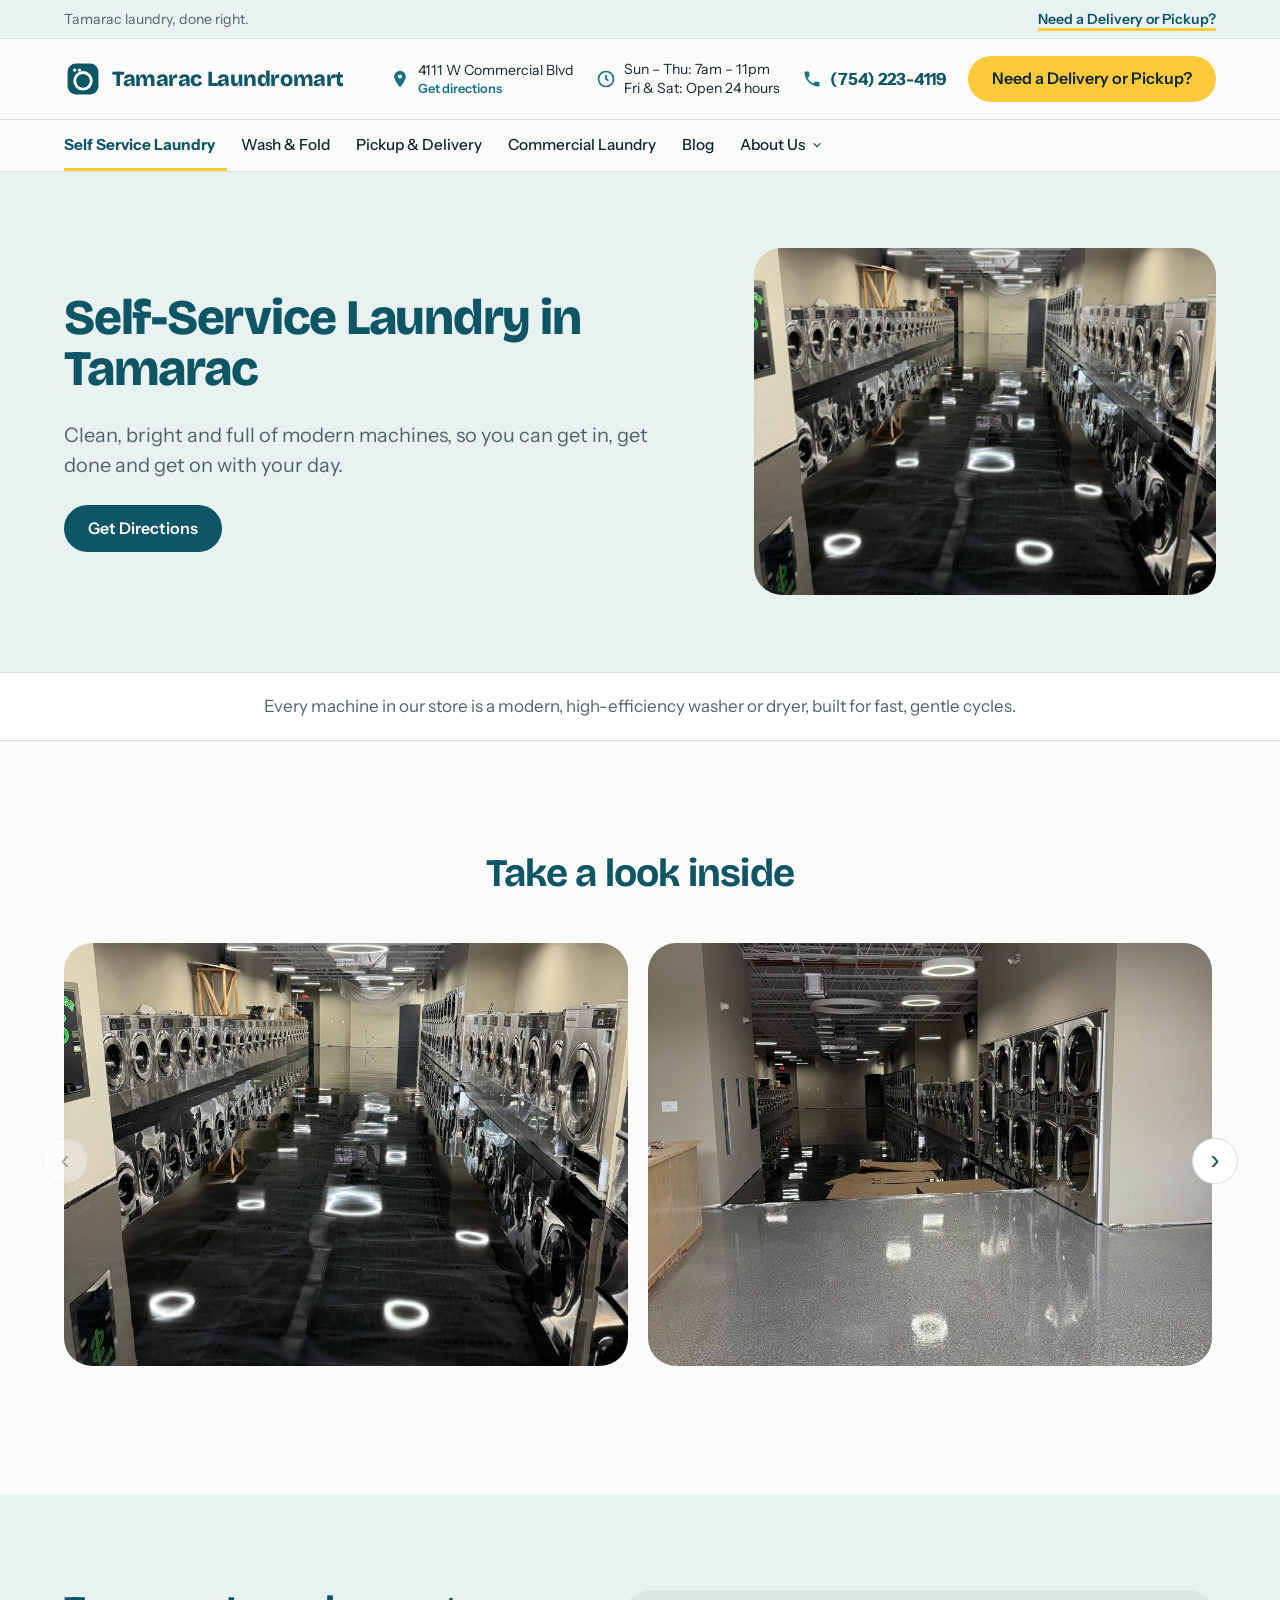
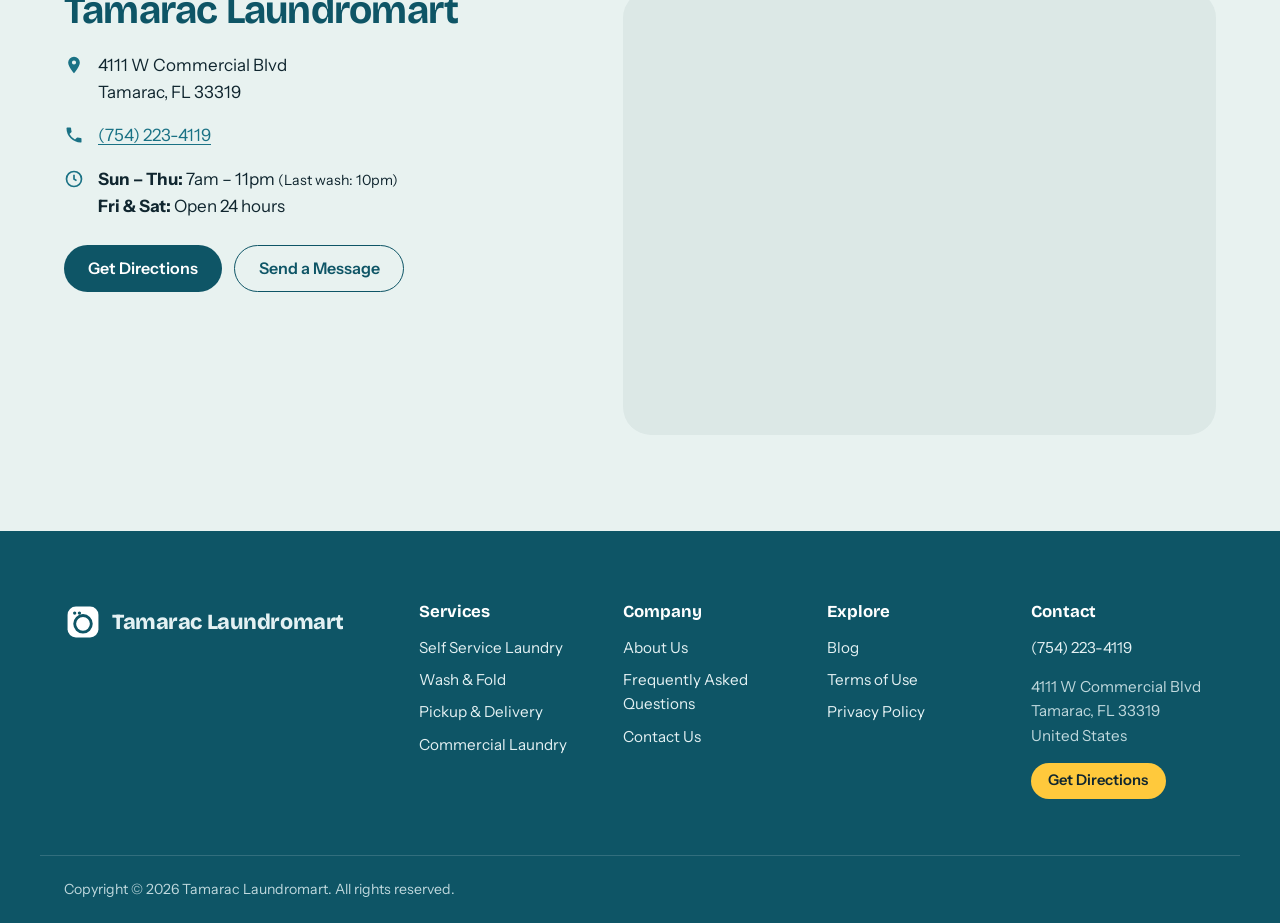
<file: public/self-service-laundry/index.html>
<!DOCTYPE html>
<html lang="en">
<head>
<meta charset="utf-8">
<meta name="viewport" content="width=device-width, initial-scale=1">
<title>Self-Service Laundry in Tamarac | Tamarac Laundromart</title>
<meta name="description" content="Modern self-service laundromat in Tamarac with modern washers and dryers.">
<link rel="canonical" href="https://tamaraclaundromart.com/self-service-laundry/">
<meta property="og:type" content="website">
<meta property="og:title" content="Self-Service Laundry in Tamarac | Tamarac Laundromart">
<meta property="og:description" content="Modern self-service laundromat in Tamarac with modern washers and dryers.">
<meta property="og:url" content="https://tamaraclaundromart.com/self-service-laundry/">
<meta property="og:image" content="https://tamaraclaundromart.com/assets/img/storefront.jpg">
<meta name="theme-color" content="#0E5566">
<link rel="icon" href="/assets/img/favicon.svg" type="image/svg+xml">
<link rel="icon" href="/assets/img/favicon-32.png" type="image/png" sizes="32x32">
<link rel="apple-touch-icon" href="/assets/img/apple-touch-icon.png">
<link rel="preconnect" href="https://fonts.googleapis.com">
<link rel="preconnect" href="https://fonts.gstatic.com" crossorigin>
<link href="https://fonts.googleapis.com/css2?family=Bricolage+Grotesque:opsz,wght@12..96,500..800&amp;family=Instrument+Sans:wght@400;500;600;700&amp;display=swap" rel="stylesheet">
<link rel="stylesheet" href="/assets/css/styles.css?v=81c760a48d">
<script type="application/ld+json">{"@context": "https://schema.org", "@type": "Laundromat", "name": "Tamarac Laundromart", "telephone": "(754) 223-4119", "email": null, "url": "https://tamaraclaundromart.com", "logo": "https://tamaraclaundromart.com/assets/img/logo-mark-512.png", "image": "https://tamaraclaundromart.com/assets/img/storefront.jpg", "address": {"@type": "PostalAddress", "streetAddress": "4111 W Commercial Blvd", "addressLocality": "Tamarac", "addressRegion": "FL", "postalCode": "33319", "addressCountry": "United States"}}</script>
<script>window.SITE={"tawkProperty": "", "tawkWidget": "", "formEndpoint": "", "email": "", "pickupUrl": "", "zips": {"33319": "Tamarac", "33320": "Tamarac", "33321": "Tamarac", "33351": "Tamarac"}};</script>
<script src="/assets/js/main.js?v=f5795415dc" defer></script>
</head>
<body class="">

<a class="skip-link" href="#main">Skip to content</a>
<div class="utility-bar">
  <div class="container utility-inner">
    <p class="utility-note">Tamarac laundry, done right.</p>
    <ul class="utility-links">
      <li><a class="utility-cta" href="#">Need a Delivery or Pickup?</a></li>
    </ul>
  </div>
</div>
<header class="site-header">
  <div class="container header-inner">
    <a class="logo" href="/" aria-label="Tamarac Laundromart home"><span class="logo-mark" aria-hidden="true"><svg viewBox="0 0 32 32"><rect x="3" y="3" width="26" height="26" rx="7" fill="currentColor"/><circle class="lm-ring" cx="16" cy="17.5" r="7" fill="none" stroke="#fff" stroke-width="2.4"/><circle class="lm-dot" cx="9" cy="8.5" r="1.4" fill="#fff"/><circle class="lm-dot" cx="13" cy="8.5" r="1.4" fill="#fff"/></svg></span><span class="logo-text">Tamarac Laundromart</span></a>
    <div class="header-info">
      <a class="info-chip" href="https://www.google.com/maps/dir/?api=1&amp;destination=4111+W+Commercial+Blvd%2C+Tamarac%2C+FL%2C+33319" target="_blank" rel="noopener">
        <svg viewBox="0 0 24 24" aria-hidden="true"><path d="M12 2a7 7 0 0 0-7 7c0 5 7 13 7 13s7-8 7-13a7 7 0 0 0-7-7zm0 9.5A2.5 2.5 0 1 1 12 6.5a2.5 2.5 0 0 1 0 5z" fill="currentColor"/></svg>
        <span>4111 W Commercial Blvd<small>Get directions</small></span></a>
      <div class="info-chip hours-chip">
        <svg viewBox="0 0 24 24" aria-hidden="true"><circle cx="12" cy="12" r="9" fill="none" stroke="currentColor" stroke-width="2"/><path d="M12 7v5l3 2" fill="none" stroke="currentColor" stroke-width="2"/></svg>
        <span class="hours-lines"><span>Sun – Thu: 7am &ndash; 11pm</span><span>Fri &amp; Sat: Open 24 hours</span></span></div>
      <a class="info-chip phone-chip" href="tel:7542234119">
        <svg viewBox="0 0 24 24" aria-hidden="true"><path d="M6.6 10.8a15.1 15.1 0 0 0 6.6 6.6l2.2-2.2a1 1 0 0 1 1-.25 11.4 11.4 0 0 0 3.6.57 1 1 0 0 1 1 1V20a1 1 0 0 1-1 1A17 17 0 0 1 3 4a1 1 0 0 1 1-1h3.5a1 1 0 0 1 1 1c0 1.25.2 2.45.57 3.57a1 1 0 0 1-.25 1z" fill="currentColor"/></svg>
        <span>(754) 223-4119</span></a>
      <a class="btn btn-accent header-cta" href="#">Need a Delivery or Pickup?</a>
    </div>
    <div class="header-mobile-actions">
      <a class="icon-btn" href="tel:7542234119" aria-label="Call us">
        <svg viewBox="0 0 24 24" aria-hidden="true"><path d="M6.6 10.8a15.1 15.1 0 0 0 6.6 6.6l2.2-2.2a1 1 0 0 1 1-.25 11.4 11.4 0 0 0 3.6.57 1 1 0 0 1 1 1V20a1 1 0 0 1-1 1A17 17 0 0 1 3 4a1 1 0 0 1 1-1h3.5a1 1 0 0 1 1 1c0 1.25.2 2.45.57 3.57a1 1 0 0 1-.25 1z" fill="currentColor"/></svg></a>
      <button class="icon-btn menu-toggle" aria-expanded="false" aria-controls="mobile-nav" aria-label="Open menu">
        <span class="burger" aria-hidden="true"><i></i><i></i><i></i></span></button>
    </div>
  </div>
  <nav class="main-nav" aria-label="Main">
    <div class="container"><ul class="nav-list"><li class="nav-item is-active"><a href="/self-service-laundry/" aria-current="page">Self Service Laundry</a></li><li class="nav-item"><a href="/wash-and-fold/">Wash &amp; Fold</a></li><li class="nav-item"><a href="/pickup-and-delivery/">Pickup &amp; Delivery</a></li><li class="nav-item"><a href="/commercial-laundry/">Commercial Laundry</a></li><li class="nav-item"><a href="/blog/">Blog</a></li><li class="nav-item has-sub"><a href="/about-us/">About Us</a><button class="sub-toggle" aria-expanded="false" aria-label="Show About Us menu"><svg viewBox="0 0 12 12" aria-hidden="true"><path d="M2 4l4 4 4-4" fill="none" stroke="currentColor" stroke-width="1.8"/></svg></button><ul class="sub-menu"><li><a href="/about-us/faq/">Frequently Asked Questions</a></li><li><a href="/about-us/contact-us/">Contact Us</a></li></ul></li></ul></div>
  </nav>
  <div class="mobile-nav" id="mobile-nav" hidden>
    <div class="m-panel is-root" id="m-panel-root">
      <ul><li><a href="/self-service-laundry/">Self Service Laundry</a></li><li><a href="/wash-and-fold/">Wash &amp; Fold</a></li><li><a href="/pickup-and-delivery/">Pickup &amp; Delivery</a></li><li><a href="/commercial-laundry/">Commercial Laundry</a></li><li><a href="/blog/">Blog</a></li><li><button class="m-forward" data-panel="m-panel-5">About Us<svg viewBox="0 0 12 12" aria-hidden="true"><path d="M4 2l4 4-4 4" fill="none" stroke="currentColor" stroke-width="1.8"/></svg></button></li></ul>
      <div class="m-contact">
        <a class="btn btn-accent btn-block" href="#">Need a Delivery or Pickup?</a>
        <a class="btn btn-outline btn-block" href="tel:7542234119">Call (754) 223-4119</a>
        <a class="btn btn-outline btn-block" href="https://www.google.com/maps/dir/?api=1&amp;destination=4111+W+Commercial+Blvd%2C+Tamarac%2C+FL%2C+33319" target="_blank" rel="noopener">Get Directions</a>
        <ul class="m-hours"><li><strong>Sun – Thu:</strong> 7am &ndash; 11pm <small>(Last wash: 10pm)</small></li><li><strong>Fri &amp; Sat:</strong> Open 24 hours</li></ul>
      </div>
    </div>
    <div class="m-panel" id="m-panel-5" hidden><button class="m-back"><svg viewBox="0 0 12 12" aria-hidden="true"><path d="M8 2L4 6l4 4" fill="none" stroke="currentColor" stroke-width="1.8"/></svg> Back</button><p class="m-panel-title">About Us</p><ul><li><a href="/about-us/">About Us Main Page</a></li><li><a href="/about-us/faq/">Frequently Asked Questions</a></li><li><a href="/about-us/contact-us/">Contact Us</a></li></ul></div>
  </div>
</header>
<main id="main">

<section class="page-hero">
  <div class="container page-hero-grid">
    <div class="page-hero-text"><h1>Self-Service Laundry in Tamarac</h1><p class="lead">Clean, bright and full of modern machines, so you can get in, get done and get on with your day.</p><div class="btn-row"><a class="btn btn-primary" href="https://www.google.com/maps/dir/?api=1&amp;destination=4111+W+Commercial+Blvd%2C+Tamarac%2C+FL%2C+33319">Get Directions</a></div></div>
    <div class="page-hero-media"><img src="/assets/img/store-3.jpg" alt="" class="cover" loading="eager" decoding="async"></div>
  </div>
</section>
<section class="brand-banner">
  <div class="container"><p>Every machine in our store is a modern, high-efficiency washer or dryer, built for fast, gentle cycles.</p></div>
</section>
<section class="section gallery ">
  <div class="container">
    <div class="section-head center"><h2>Take a look inside</h2></div>
    <div class="slider" data-slider>
      <button class="slider-btn prev" aria-label="Previous photo" data-prev>&#8249;</button>
      <div class="slider-track" data-track tabindex="0"><figure class="slide g-slide"><img src="/assets/img/store-3.jpg" alt="Rows of washers at Tamarac Laundromart" class="cover" loading="lazy" decoding="async"></figure><figure class="slide g-slide"><img src="/assets/img/store-4.jpg" alt="Dryers and entrance area" class="cover" loading="lazy" decoding="async"></figure><figure class="slide g-slide"><img src="/assets/img/store-1.jpg" alt="Washers along the wall" class="cover" loading="lazy" decoding="async"></figure><figure class="slide g-slide"><img src="/assets/img/store-2.jpg" alt="Row of front-load washers" class="cover" loading="lazy" decoding="async"></figure><figure class="slide g-slide"><img src="/assets/img/storefront.jpg" alt="Tamarac Laundromart storefront" class="cover" loading="lazy" decoding="async"></figure></div>
      <button class="slider-btn next" aria-label="Next photo" data-next>&#8250;</button>
    </div>
  </div>
</section>
</main>

<section class="contact-band" aria-labelledby="contact-band-title">
  <div class="container contact-band-grid">
    <div class="contact-band-info">
      <h2 id="contact-band-title">Tamarac Laundromart</h2>
      <ul class="contact-list">
        <li><svg viewBox="0 0 24 24" aria-hidden="true"><path d="M12 2a7 7 0 0 0-7 7c0 5 7 13 7 13s7-8 7-13a7 7 0 0 0-7-7zm0 9.5A2.5 2.5 0 1 1 12 6.5a2.5 2.5 0 0 1 0 5z" fill="currentColor"/></svg>
          <span>4111 W Commercial Blvd<br>Tamarac, FL 33319</span></li>
        <li><svg viewBox="0 0 24 24" aria-hidden="true"><path d="M6.6 10.8a15.1 15.1 0 0 0 6.6 6.6l2.2-2.2a1 1 0 0 1 1-.25 11.4 11.4 0 0 0 3.6.57 1 1 0 0 1 1 1V20a1 1 0 0 1-1 1A17 17 0 0 1 3 4a1 1 0 0 1 1-1h3.5a1 1 0 0 1 1 1c0 1.25.2 2.45.57 3.57a1 1 0 0 1-.25 1z" fill="currentColor"/></svg>
          <a href="tel:7542234119">(754) 223-4119</a></li>
        <li><svg viewBox="0 0 24 24" aria-hidden="true"><circle cx="12" cy="12" r="9" fill="none" stroke="currentColor" stroke-width="2"/><path d="M12 7v5l3 2" fill="none" stroke="currentColor" stroke-width="2"/></svg>
          <ul class="hours-list"><li><strong>Sun – Thu:</strong> 7am &ndash; 11pm <small>(Last wash: 10pm)</small></li><li><strong>Fri &amp; Sat:</strong> Open 24 hours</li></ul></li>
      </ul>
      <div class="btn-row">
        <a class="btn btn-primary" href="https://www.google.com/maps/dir/?api=1&amp;destination=4111+W+Commercial+Blvd%2C+Tamarac%2C+FL%2C+33319" target="_blank" rel="noopener">Get Directions</a>
        <a class="btn btn-outline" href="/about-us/contact-us/">Send a Message</a>
      </div>
    </div>
    <div class="contact-band-map"><iframe class="map-frame" title="Map to Tamarac Laundromart" loading="lazy" referrerpolicy="no-referrer-when-downgrade" src="https://www.google.com/maps?q=4111+W+Commercial+Blvd%2C+Tamarac%2C+FL%2C+33319&amp;output=embed"></iframe></div>
  </div>
</section>

<footer class="site-footer">
  <div class="container footer-grid">
    <div class="footer-brand">
      <a class="logo logo-light" href="/"><span class="logo-mark" aria-hidden="true"><svg viewBox="0 0 32 32"><rect x="3" y="3" width="26" height="26" rx="7" fill="currentColor"/><circle class="lm-ring" cx="16" cy="17.5" r="7" fill="none" stroke="#fff" stroke-width="2.4"/><circle class="lm-dot" cx="9" cy="8.5" r="1.4" fill="#fff"/><circle class="lm-dot" cx="13" cy="8.5" r="1.4" fill="#fff"/></svg></span><span class="logo-text">Tamarac Laundromart</span></a>
      
      <div class="social"></div>
    </div>
    <div class="footer-col"><h2>Services</h2><ul><li><a href="/self-service-laundry/">Self Service Laundry</a></li><li><a href="/wash-and-fold/">Wash &amp; Fold</a></li><li><a href="/pickup-and-delivery/">Pickup &amp; Delivery</a></li><li><a href="/commercial-laundry/">Commercial Laundry</a></li></ul></div>
    <div class="footer-col"><h2>Company</h2><ul><li><a href="/about-us/">About Us</a></li><li><a href="/about-us/faq/">Frequently Asked Questions</a></li><li><a href="/about-us/contact-us/">Contact Us</a></li></ul></div>
    <div class="footer-col"><h2>Explore</h2><ul><li><a href="/blog/">Blog</a></li><li><a href="/terms-of-use/">Terms of Use</a></li><li><a href="/privacy-policy/">Privacy Policy</a></li></ul></div>
    <div class="footer-col">
      <h2>Contact</h2>
      <p><a href="tel:7542234119">(754) 223-4119</a></p>
      <p>4111 W Commercial Blvd<br>Tamarac, FL 33319<br>United States</p>
      <a class="btn btn-accent btn-sm" href="https://www.google.com/maps/dir/?api=1&amp;destination=4111+W+Commercial+Blvd%2C+Tamarac%2C+FL%2C+33319" target="_blank" rel="noopener">Get Directions</a>
    </div>
  </div>
  <div class="container footer-bottom">
    <p>Copyright &copy; <span data-year>2026</span> Tamarac Laundromart. All rights reserved.</p>
  </div>
</footer>
</body>
</html>
</file>
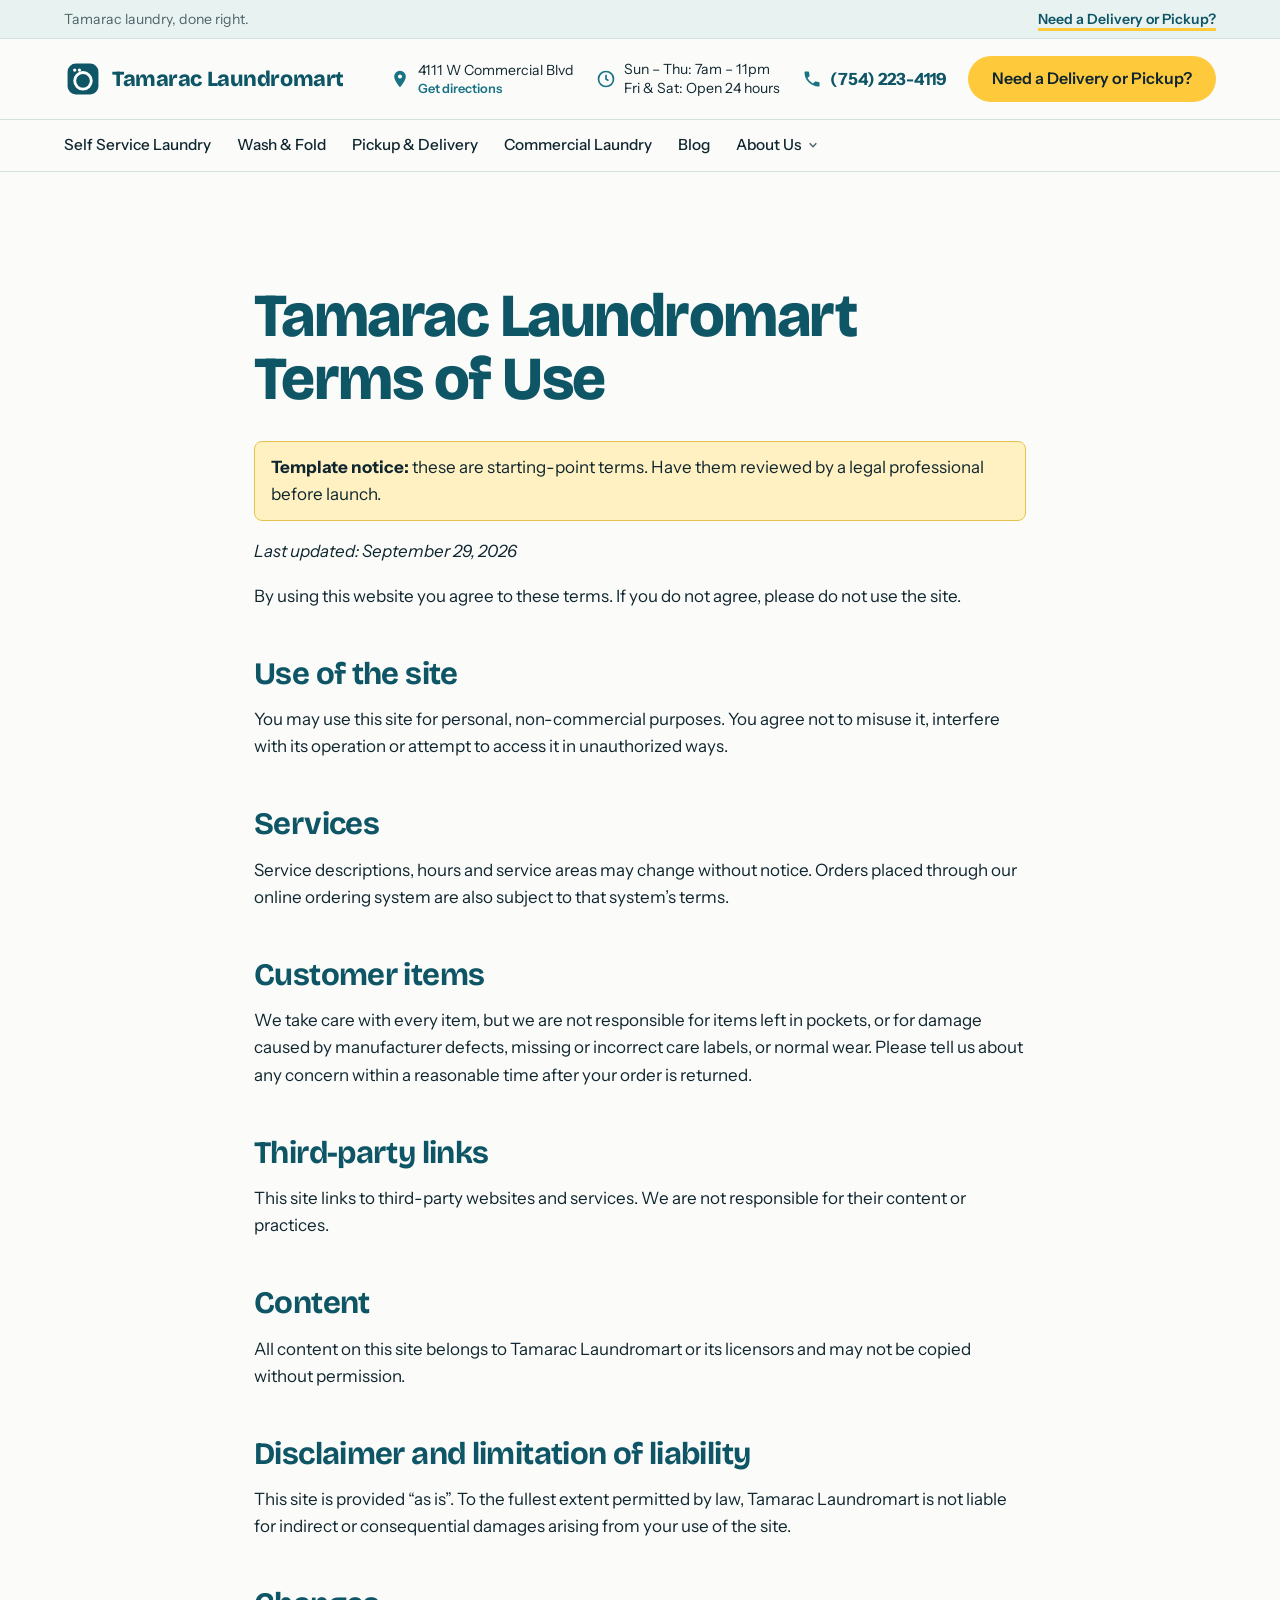
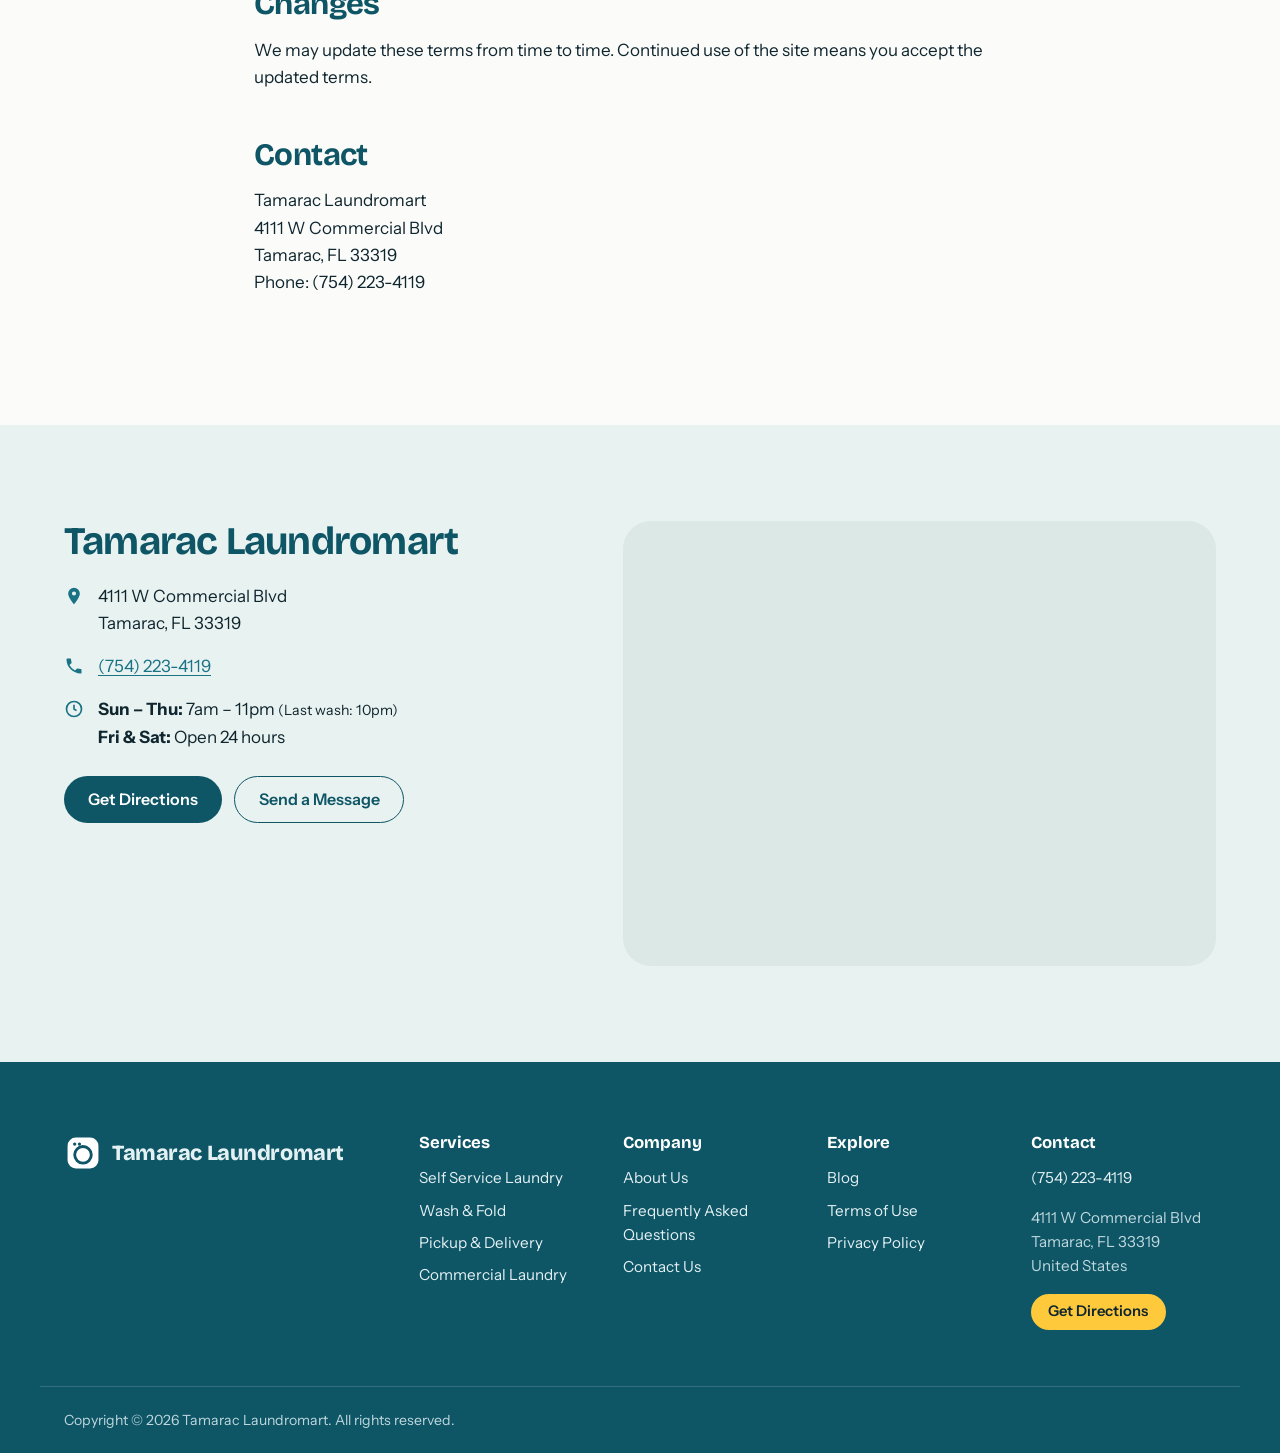
<file: public/terms-of-use/index.html>
<!DOCTYPE html>
<html lang="en">
<head>
<meta charset="utf-8">
<meta name="viewport" content="width=device-width, initial-scale=1">
<title>Terms of Use | Tamarac Laundromart</title>
<meta name="description" content="Terms of use for Tamarac Laundromart.">
<link rel="canonical" href="https://tamaraclaundromart.com/terms-of-use/">
<meta property="og:type" content="website">
<meta property="og:title" content="Terms of Use | Tamarac Laundromart">
<meta property="og:description" content="Terms of use for Tamarac Laundromart.">
<meta property="og:url" content="https://tamaraclaundromart.com/terms-of-use/">
<meta property="og:image" content="https://tamaraclaundromart.com/assets/img/storefront.jpg">
<meta name="theme-color" content="#0E5566">
<link rel="icon" href="/assets/img/favicon.svg" type="image/svg+xml">
<link rel="icon" href="/assets/img/favicon-32.png" type="image/png" sizes="32x32">
<link rel="apple-touch-icon" href="/assets/img/apple-touch-icon.png">
<link rel="preconnect" href="https://fonts.googleapis.com">
<link rel="preconnect" href="https://fonts.gstatic.com" crossorigin>
<link href="https://fonts.googleapis.com/css2?family=Bricolage+Grotesque:opsz,wght@12..96,500..800&amp;family=Instrument+Sans:wght@400;500;600;700&amp;display=swap" rel="stylesheet">
<link rel="stylesheet" href="/assets/css/styles.css?v=81c760a48d">
<script type="application/ld+json">{"@context": "https://schema.org", "@type": "Laundromat", "name": "Tamarac Laundromart", "telephone": "(754) 223-4119", "email": null, "url": "https://tamaraclaundromart.com", "logo": "https://tamaraclaundromart.com/assets/img/logo-mark-512.png", "image": "https://tamaraclaundromart.com/assets/img/storefront.jpg", "address": {"@type": "PostalAddress", "streetAddress": "4111 W Commercial Blvd", "addressLocality": "Tamarac", "addressRegion": "FL", "postalCode": "33319", "addressCountry": "United States"}}</script>
<script>window.SITE={"tawkProperty": "", "tawkWidget": "", "formEndpoint": "", "email": "", "pickupUrl": "", "zips": {"33319": "Tamarac", "33320": "Tamarac", "33321": "Tamarac", "33351": "Tamarac"}};</script>
<script src="/assets/js/main.js?v=f5795415dc" defer></script>
</head>
<body class="">

<a class="skip-link" href="#main">Skip to content</a>
<div class="utility-bar">
  <div class="container utility-inner">
    <p class="utility-note">Tamarac laundry, done right.</p>
    <ul class="utility-links">
      <li><a class="utility-cta" href="#">Need a Delivery or Pickup?</a></li>
    </ul>
  </div>
</div>
<header class="site-header">
  <div class="container header-inner">
    <a class="logo" href="/" aria-label="Tamarac Laundromart home"><span class="logo-mark" aria-hidden="true"><svg viewBox="0 0 32 32"><rect x="3" y="3" width="26" height="26" rx="7" fill="currentColor"/><circle class="lm-ring" cx="16" cy="17.5" r="7" fill="none" stroke="#fff" stroke-width="2.4"/><circle class="lm-dot" cx="9" cy="8.5" r="1.4" fill="#fff"/><circle class="lm-dot" cx="13" cy="8.5" r="1.4" fill="#fff"/></svg></span><span class="logo-text">Tamarac Laundromart</span></a>
    <div class="header-info">
      <a class="info-chip" href="https://www.google.com/maps/dir/?api=1&amp;destination=4111+W+Commercial+Blvd%2C+Tamarac%2C+FL%2C+33319" target="_blank" rel="noopener">
        <svg viewBox="0 0 24 24" aria-hidden="true"><path d="M12 2a7 7 0 0 0-7 7c0 5 7 13 7 13s7-8 7-13a7 7 0 0 0-7-7zm0 9.5A2.5 2.5 0 1 1 12 6.5a2.5 2.5 0 0 1 0 5z" fill="currentColor"/></svg>
        <span>4111 W Commercial Blvd<small>Get directions</small></span></a>
      <div class="info-chip hours-chip">
        <svg viewBox="0 0 24 24" aria-hidden="true"><circle cx="12" cy="12" r="9" fill="none" stroke="currentColor" stroke-width="2"/><path d="M12 7v5l3 2" fill="none" stroke="currentColor" stroke-width="2"/></svg>
        <span class="hours-lines"><span>Sun – Thu: 7am &ndash; 11pm</span><span>Fri &amp; Sat: Open 24 hours</span></span></div>
      <a class="info-chip phone-chip" href="tel:7542234119">
        <svg viewBox="0 0 24 24" aria-hidden="true"><path d="M6.6 10.8a15.1 15.1 0 0 0 6.6 6.6l2.2-2.2a1 1 0 0 1 1-.25 11.4 11.4 0 0 0 3.6.57 1 1 0 0 1 1 1V20a1 1 0 0 1-1 1A17 17 0 0 1 3 4a1 1 0 0 1 1-1h3.5a1 1 0 0 1 1 1c0 1.25.2 2.45.57 3.57a1 1 0 0 1-.25 1z" fill="currentColor"/></svg>
        <span>(754) 223-4119</span></a>
      <a class="btn btn-accent header-cta" href="#">Need a Delivery or Pickup?</a>
    </div>
    <div class="header-mobile-actions">
      <a class="icon-btn" href="tel:7542234119" aria-label="Call us">
        <svg viewBox="0 0 24 24" aria-hidden="true"><path d="M6.6 10.8a15.1 15.1 0 0 0 6.6 6.6l2.2-2.2a1 1 0 0 1 1-.25 11.4 11.4 0 0 0 3.6.57 1 1 0 0 1 1 1V20a1 1 0 0 1-1 1A17 17 0 0 1 3 4a1 1 0 0 1 1-1h3.5a1 1 0 0 1 1 1c0 1.25.2 2.45.57 3.57a1 1 0 0 1-.25 1z" fill="currentColor"/></svg></a>
      <button class="icon-btn menu-toggle" aria-expanded="false" aria-controls="mobile-nav" aria-label="Open menu">
        <span class="burger" aria-hidden="true"><i></i><i></i><i></i></span></button>
    </div>
  </div>
  <nav class="main-nav" aria-label="Main">
    <div class="container"><ul class="nav-list"><li class="nav-item"><a href="/self-service-laundry/">Self Service Laundry</a></li><li class="nav-item"><a href="/wash-and-fold/">Wash &amp; Fold</a></li><li class="nav-item"><a href="/pickup-and-delivery/">Pickup &amp; Delivery</a></li><li class="nav-item"><a href="/commercial-laundry/">Commercial Laundry</a></li><li class="nav-item"><a href="/blog/">Blog</a></li><li class="nav-item has-sub"><a href="/about-us/">About Us</a><button class="sub-toggle" aria-expanded="false" aria-label="Show About Us menu"><svg viewBox="0 0 12 12" aria-hidden="true"><path d="M2 4l4 4 4-4" fill="none" stroke="currentColor" stroke-width="1.8"/></svg></button><ul class="sub-menu"><li><a href="/about-us/faq/">Frequently Asked Questions</a></li><li><a href="/about-us/contact-us/">Contact Us</a></li></ul></li></ul></div>
  </nav>
  <div class="mobile-nav" id="mobile-nav" hidden>
    <div class="m-panel is-root" id="m-panel-root">
      <ul><li><a href="/self-service-laundry/">Self Service Laundry</a></li><li><a href="/wash-and-fold/">Wash &amp; Fold</a></li><li><a href="/pickup-and-delivery/">Pickup &amp; Delivery</a></li><li><a href="/commercial-laundry/">Commercial Laundry</a></li><li><a href="/blog/">Blog</a></li><li><button class="m-forward" data-panel="m-panel-5">About Us<svg viewBox="0 0 12 12" aria-hidden="true"><path d="M4 2l4 4-4 4" fill="none" stroke="currentColor" stroke-width="1.8"/></svg></button></li></ul>
      <div class="m-contact">
        <a class="btn btn-accent btn-block" href="#">Need a Delivery or Pickup?</a>
        <a class="btn btn-outline btn-block" href="tel:7542234119">Call (754) 223-4119</a>
        <a class="btn btn-outline btn-block" href="https://www.google.com/maps/dir/?api=1&amp;destination=4111+W+Commercial+Blvd%2C+Tamarac%2C+FL%2C+33319" target="_blank" rel="noopener">Get Directions</a>
        <ul class="m-hours"><li><strong>Sun – Thu:</strong> 7am &ndash; 11pm <small>(Last wash: 10pm)</small></li><li><strong>Fri &amp; Sat:</strong> Open 24 hours</li></ul>
      </div>
    </div>
    <div class="m-panel" id="m-panel-5" hidden><button class="m-back"><svg viewBox="0 0 12 12" aria-hidden="true"><path d="M8 2L4 6l4 4" fill="none" stroke="currentColor" stroke-width="1.8"/></svg> Back</button><p class="m-panel-title">About Us</p><ul><li><a href="/about-us/">About Us Main Page</a></li><li><a href="/about-us/faq/">Frequently Asked Questions</a></li><li><a href="/about-us/contact-us/">Contact Us</a></li></ul></div>
  </div>
</header>
<main id="main">
<section class="section "><div class="container narrow prose"><h1>Tamarac Laundromart Terms of Use</h1>
<p class="notice"><strong>Template notice:</strong> these are starting-point terms. Have them reviewed by a legal professional before launch.</p>
<p><em>Last updated: September 29, 2026</em></p>
<p>By using this website you agree to these terms. If you do not agree, please do not use the site.</p>
<h2>Use of the site</h2>
<p>You may use this site for personal, non-commercial purposes. You agree not to misuse it, interfere with its operation or attempt to access it in unauthorized ways.</p>
<h2>Services</h2>
<p>Service descriptions, hours and service areas may change without notice. Orders placed through our online ordering system are also subject to that system&rsquo;s terms.</p>
<h2>Customer items</h2>
<p>We take care with every item, but we are not responsible for items left in pockets, or for damage caused by manufacturer defects, missing or incorrect care labels, or normal wear. Please tell us about any concern within a reasonable time after your order is returned.</p>
<h2>Third-party links</h2>
<p>This site links to third-party websites and services. We are not responsible for their content or practices.</p>
<h2>Content</h2>
<p>All content on this site belongs to Tamarac Laundromart or its licensors and may not be copied without permission.</p>
<h2>Disclaimer and limitation of liability</h2>
<p>This site is provided &ldquo;as is&rdquo;. To the fullest extent permitted by law, Tamarac Laundromart is not liable for indirect or consequential damages arising from your use of the site.</p>
<h2>Changes</h2>
<p>We may update these terms from time to time. Continued use of the site means you accept the updated terms.</p>
<h2>Contact</h2>
<p>Tamarac Laundromart<br>4111 W Commercial Blvd<br>Tamarac, FL 33319<br>Phone: (754) 223-4119</p></div></section>
</main>

<section class="contact-band" aria-labelledby="contact-band-title">
  <div class="container contact-band-grid">
    <div class="contact-band-info">
      <h2 id="contact-band-title">Tamarac Laundromart</h2>
      <ul class="contact-list">
        <li><svg viewBox="0 0 24 24" aria-hidden="true"><path d="M12 2a7 7 0 0 0-7 7c0 5 7 13 7 13s7-8 7-13a7 7 0 0 0-7-7zm0 9.5A2.5 2.5 0 1 1 12 6.5a2.5 2.5 0 0 1 0 5z" fill="currentColor"/></svg>
          <span>4111 W Commercial Blvd<br>Tamarac, FL 33319</span></li>
        <li><svg viewBox="0 0 24 24" aria-hidden="true"><path d="M6.6 10.8a15.1 15.1 0 0 0 6.6 6.6l2.2-2.2a1 1 0 0 1 1-.25 11.4 11.4 0 0 0 3.6.57 1 1 0 0 1 1 1V20a1 1 0 0 1-1 1A17 17 0 0 1 3 4a1 1 0 0 1 1-1h3.5a1 1 0 0 1 1 1c0 1.25.2 2.45.57 3.57a1 1 0 0 1-.25 1z" fill="currentColor"/></svg>
          <a href="tel:7542234119">(754) 223-4119</a></li>
        <li><svg viewBox="0 0 24 24" aria-hidden="true"><circle cx="12" cy="12" r="9" fill="none" stroke="currentColor" stroke-width="2"/><path d="M12 7v5l3 2" fill="none" stroke="currentColor" stroke-width="2"/></svg>
          <ul class="hours-list"><li><strong>Sun – Thu:</strong> 7am &ndash; 11pm <small>(Last wash: 10pm)</small></li><li><strong>Fri &amp; Sat:</strong> Open 24 hours</li></ul></li>
      </ul>
      <div class="btn-row">
        <a class="btn btn-primary" href="https://www.google.com/maps/dir/?api=1&amp;destination=4111+W+Commercial+Blvd%2C+Tamarac%2C+FL%2C+33319" target="_blank" rel="noopener">Get Directions</a>
        <a class="btn btn-outline" href="/about-us/contact-us/">Send a Message</a>
      </div>
    </div>
    <div class="contact-band-map"><iframe class="map-frame" title="Map to Tamarac Laundromart" loading="lazy" referrerpolicy="no-referrer-when-downgrade" src="https://www.google.com/maps?q=4111+W+Commercial+Blvd%2C+Tamarac%2C+FL%2C+33319&amp;output=embed"></iframe></div>
  </div>
</section>

<footer class="site-footer">
  <div class="container footer-grid">
    <div class="footer-brand">
      <a class="logo logo-light" href="/"><span class="logo-mark" aria-hidden="true"><svg viewBox="0 0 32 32"><rect x="3" y="3" width="26" height="26" rx="7" fill="currentColor"/><circle class="lm-ring" cx="16" cy="17.5" r="7" fill="none" stroke="#fff" stroke-width="2.4"/><circle class="lm-dot" cx="9" cy="8.5" r="1.4" fill="#fff"/><circle class="lm-dot" cx="13" cy="8.5" r="1.4" fill="#fff"/></svg></span><span class="logo-text">Tamarac Laundromart</span></a>
      
      <div class="social"></div>
    </div>
    <div class="footer-col"><h2>Services</h2><ul><li><a href="/self-service-laundry/">Self Service Laundry</a></li><li><a href="/wash-and-fold/">Wash &amp; Fold</a></li><li><a href="/pickup-and-delivery/">Pickup &amp; Delivery</a></li><li><a href="/commercial-laundry/">Commercial Laundry</a></li></ul></div>
    <div class="footer-col"><h2>Company</h2><ul><li><a href="/about-us/">About Us</a></li><li><a href="/about-us/faq/">Frequently Asked Questions</a></li><li><a href="/about-us/contact-us/">Contact Us</a></li></ul></div>
    <div class="footer-col"><h2>Explore</h2><ul><li><a href="/blog/">Blog</a></li><li><a href="/terms-of-use/">Terms of Use</a></li><li><a href="/privacy-policy/">Privacy Policy</a></li></ul></div>
    <div class="footer-col">
      <h2>Contact</h2>
      <p><a href="tel:7542234119">(754) 223-4119</a></p>
      <p>4111 W Commercial Blvd<br>Tamarac, FL 33319<br>United States</p>
      <a class="btn btn-accent btn-sm" href="https://www.google.com/maps/dir/?api=1&amp;destination=4111+W+Commercial+Blvd%2C+Tamarac%2C+FL%2C+33319" target="_blank" rel="noopener">Get Directions</a>
    </div>
  </div>
  <div class="container footer-bottom">
    <p>Copyright &copy; <span data-year>2026</span> Tamarac Laundromart. All rights reserved.</p>
  </div>
</footer>
</body>
</html>
</file>
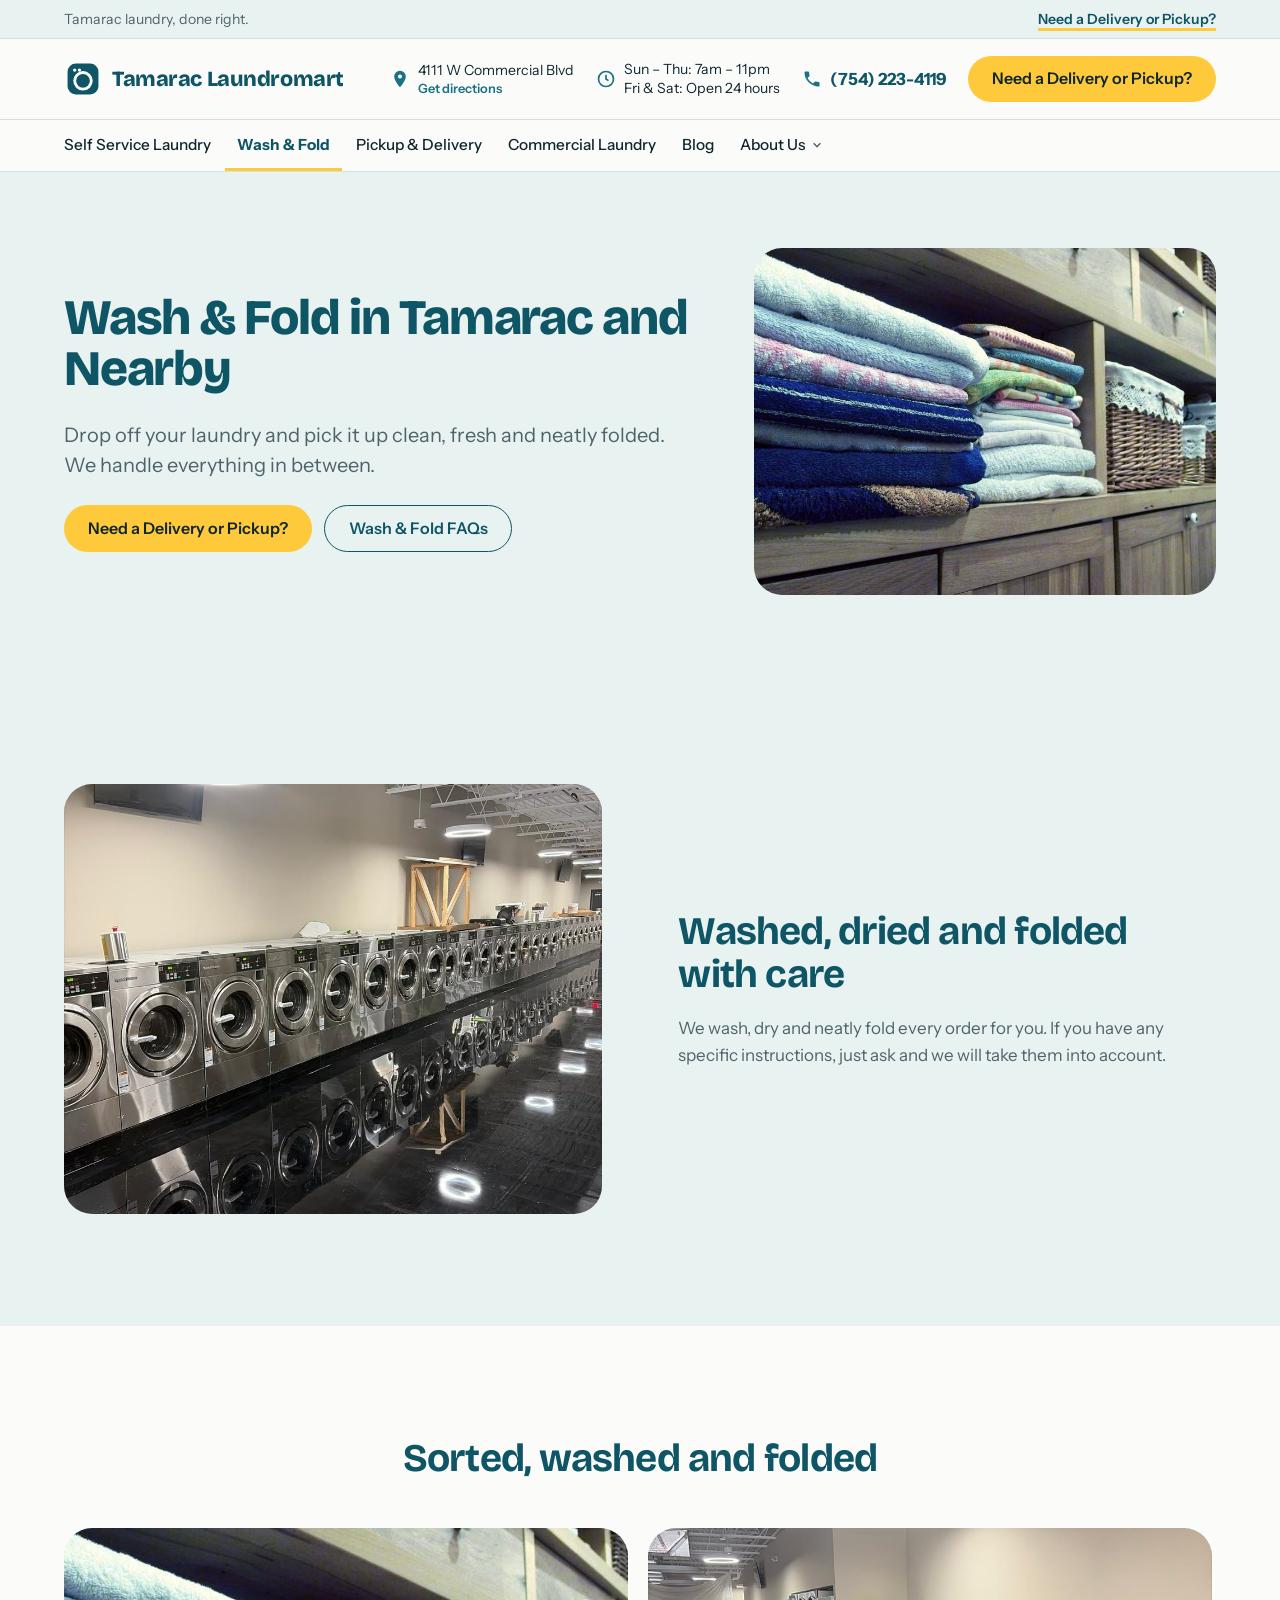
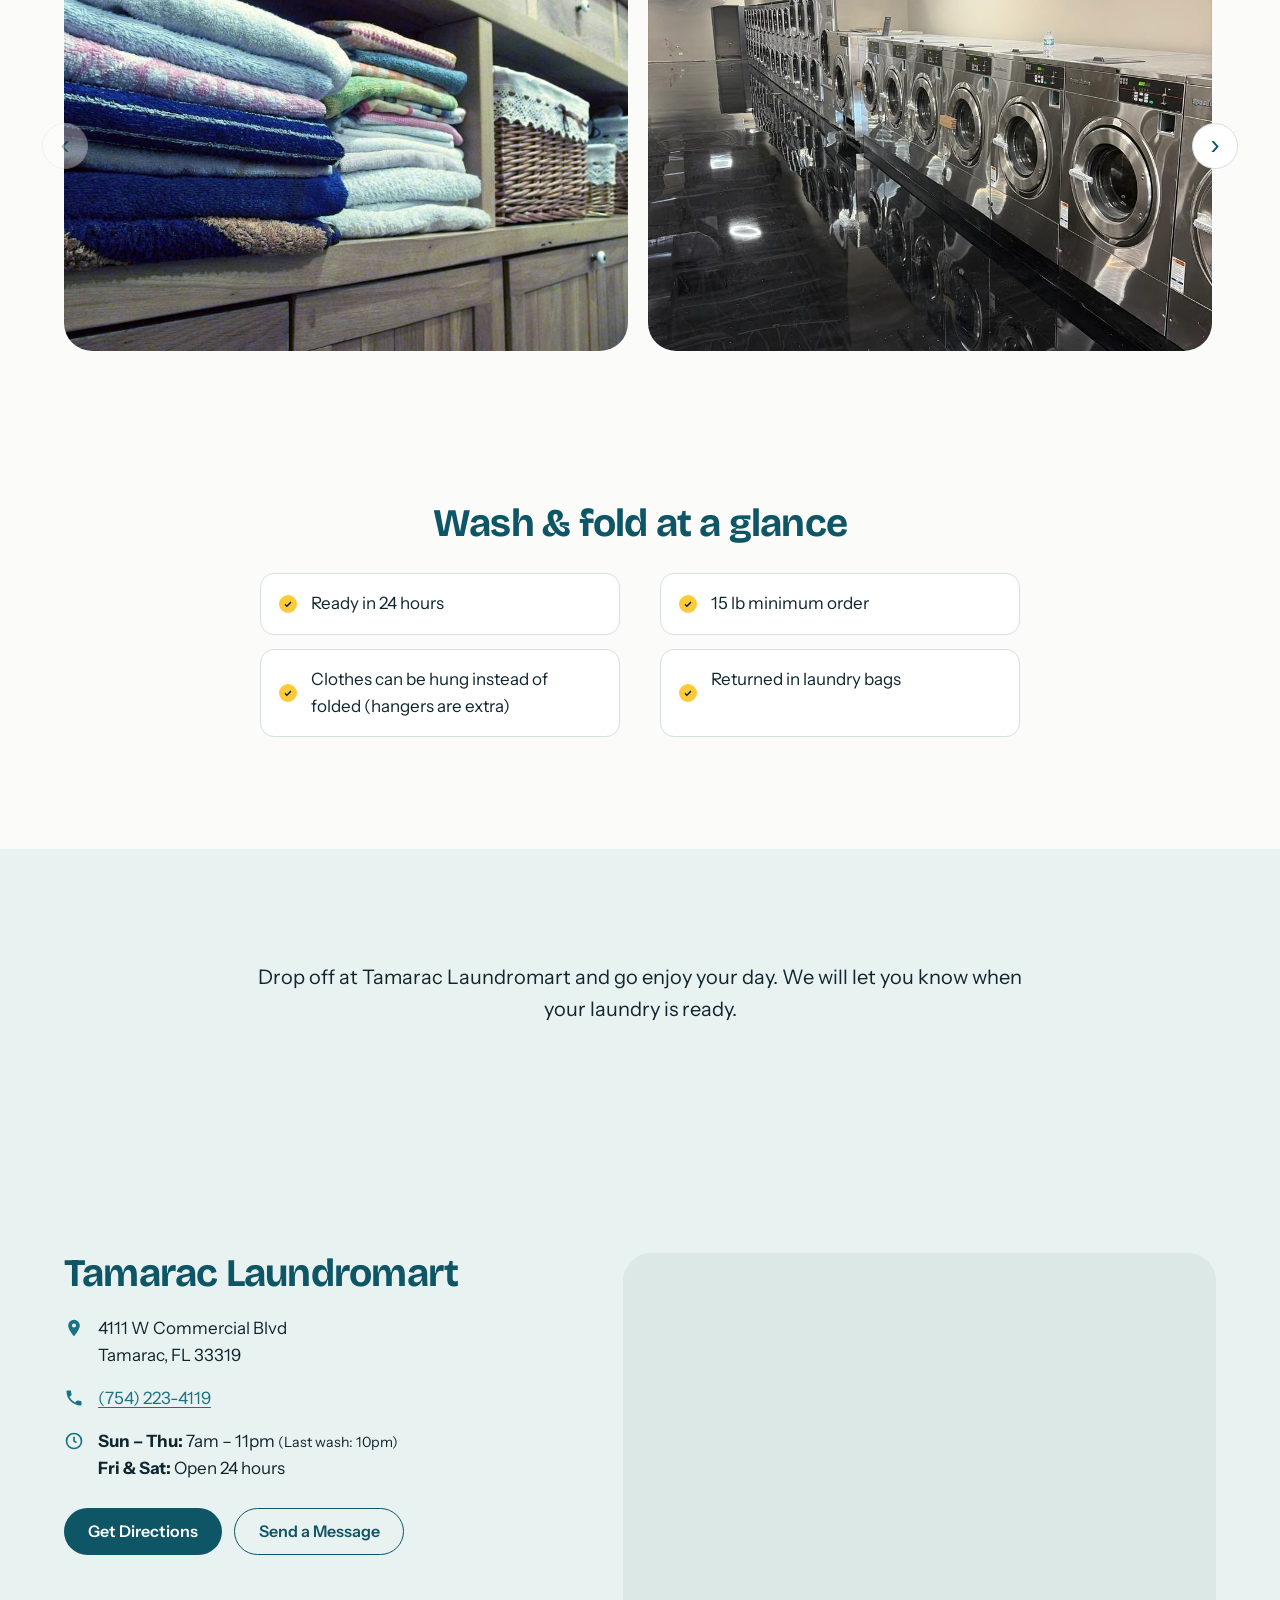
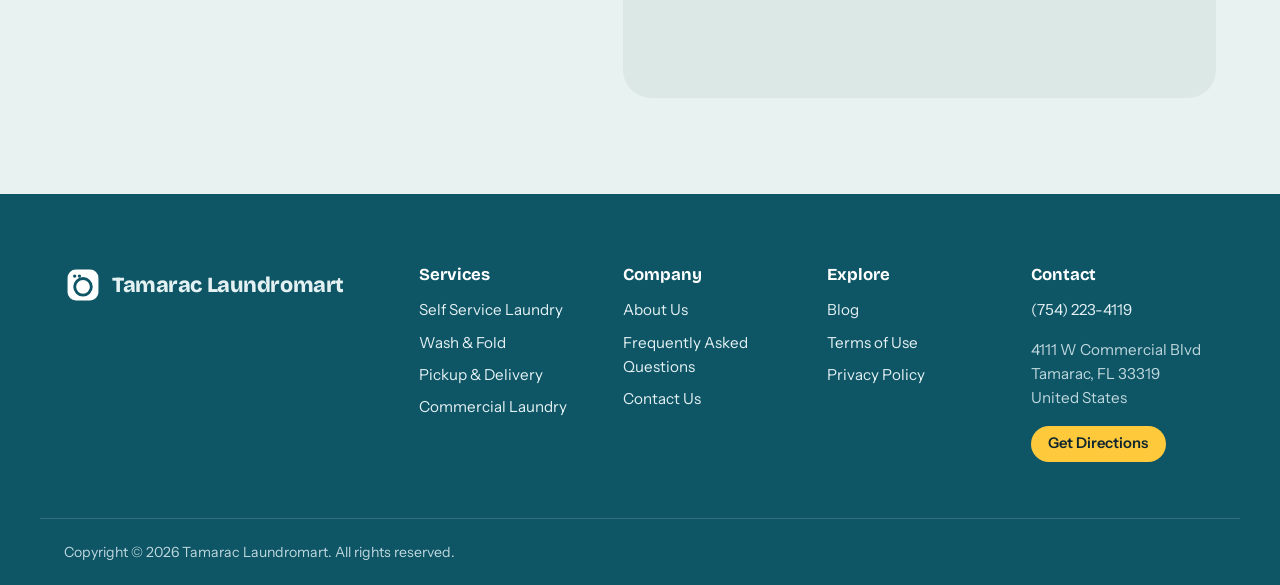
<file: public/wash-and-fold/index.html>
<!DOCTYPE html>
<html lang="en">
<head>
<meta charset="utf-8">
<meta name="viewport" content="width=device-width, initial-scale=1">
<title>Wash &amp; Fold Laundry Service in Tamarac | Tamarac Laundromart</title>
<meta name="description" content="Drop-off wash &amp; fold laundry service in Tamarac. Clean, fresh and folded by Tamarac Laundromart.">
<link rel="canonical" href="https://tamaraclaundromart.com/wash-and-fold/">
<meta property="og:type" content="website">
<meta property="og:title" content="Wash &amp; Fold Laundry Service in Tamarac | Tamarac Laundromart">
<meta property="og:description" content="Drop-off wash &amp; fold laundry service in Tamarac. Clean, fresh and folded by Tamarac Laundromart.">
<meta property="og:url" content="https://tamaraclaundromart.com/wash-and-fold/">
<meta property="og:image" content="https://tamaraclaundromart.com/assets/img/storefront.jpg">
<meta name="theme-color" content="#0E5566">
<link rel="icon" href="/assets/img/favicon.svg" type="image/svg+xml">
<link rel="icon" href="/assets/img/favicon-32.png" type="image/png" sizes="32x32">
<link rel="apple-touch-icon" href="/assets/img/apple-touch-icon.png">
<link rel="preconnect" href="https://fonts.googleapis.com">
<link rel="preconnect" href="https://fonts.gstatic.com" crossorigin>
<link href="https://fonts.googleapis.com/css2?family=Bricolage+Grotesque:opsz,wght@12..96,500..800&amp;family=Instrument+Sans:wght@400;500;600;700&amp;display=swap" rel="stylesheet">
<link rel="stylesheet" href="/assets/css/styles.css?v=81c760a48d">
<script type="application/ld+json">{"@context": "https://schema.org", "@type": "Laundromat", "name": "Tamarac Laundromart", "telephone": "(754) 223-4119", "email": null, "url": "https://tamaraclaundromart.com", "logo": "https://tamaraclaundromart.com/assets/img/logo-mark-512.png", "image": "https://tamaraclaundromart.com/assets/img/storefront.jpg", "address": {"@type": "PostalAddress", "streetAddress": "4111 W Commercial Blvd", "addressLocality": "Tamarac", "addressRegion": "FL", "postalCode": "33319", "addressCountry": "United States"}}</script>
<script>window.SITE={"tawkProperty": "", "tawkWidget": "", "formEndpoint": "", "email": "", "pickupUrl": "", "zips": {"33319": "Tamarac", "33320": "Tamarac", "33321": "Tamarac", "33351": "Tamarac"}};</script>
<script src="/assets/js/main.js?v=f5795415dc" defer></script>
</head>
<body class="">

<a class="skip-link" href="#main">Skip to content</a>
<div class="utility-bar">
  <div class="container utility-inner">
    <p class="utility-note">Tamarac laundry, done right.</p>
    <ul class="utility-links">
      <li><a class="utility-cta" href="#">Need a Delivery or Pickup?</a></li>
    </ul>
  </div>
</div>
<header class="site-header">
  <div class="container header-inner">
    <a class="logo" href="/" aria-label="Tamarac Laundromart home"><span class="logo-mark" aria-hidden="true"><svg viewBox="0 0 32 32"><rect x="3" y="3" width="26" height="26" rx="7" fill="currentColor"/><circle class="lm-ring" cx="16" cy="17.5" r="7" fill="none" stroke="#fff" stroke-width="2.4"/><circle class="lm-dot" cx="9" cy="8.5" r="1.4" fill="#fff"/><circle class="lm-dot" cx="13" cy="8.5" r="1.4" fill="#fff"/></svg></span><span class="logo-text">Tamarac Laundromart</span></a>
    <div class="header-info">
      <a class="info-chip" href="https://www.google.com/maps/dir/?api=1&amp;destination=4111+W+Commercial+Blvd%2C+Tamarac%2C+FL%2C+33319" target="_blank" rel="noopener">
        <svg viewBox="0 0 24 24" aria-hidden="true"><path d="M12 2a7 7 0 0 0-7 7c0 5 7 13 7 13s7-8 7-13a7 7 0 0 0-7-7zm0 9.5A2.5 2.5 0 1 1 12 6.5a2.5 2.5 0 0 1 0 5z" fill="currentColor"/></svg>
        <span>4111 W Commercial Blvd<small>Get directions</small></span></a>
      <div class="info-chip hours-chip">
        <svg viewBox="0 0 24 24" aria-hidden="true"><circle cx="12" cy="12" r="9" fill="none" stroke="currentColor" stroke-width="2"/><path d="M12 7v5l3 2" fill="none" stroke="currentColor" stroke-width="2"/></svg>
        <span class="hours-lines"><span>Sun – Thu: 7am &ndash; 11pm</span><span>Fri &amp; Sat: Open 24 hours</span></span></div>
      <a class="info-chip phone-chip" href="tel:7542234119">
        <svg viewBox="0 0 24 24" aria-hidden="true"><path d="M6.6 10.8a15.1 15.1 0 0 0 6.6 6.6l2.2-2.2a1 1 0 0 1 1-.25 11.4 11.4 0 0 0 3.6.57 1 1 0 0 1 1 1V20a1 1 0 0 1-1 1A17 17 0 0 1 3 4a1 1 0 0 1 1-1h3.5a1 1 0 0 1 1 1c0 1.25.2 2.45.57 3.57a1 1 0 0 1-.25 1z" fill="currentColor"/></svg>
        <span>(754) 223-4119</span></a>
      <a class="btn btn-accent header-cta" href="#">Need a Delivery or Pickup?</a>
    </div>
    <div class="header-mobile-actions">
      <a class="icon-btn" href="tel:7542234119" aria-label="Call us">
        <svg viewBox="0 0 24 24" aria-hidden="true"><path d="M6.6 10.8a15.1 15.1 0 0 0 6.6 6.6l2.2-2.2a1 1 0 0 1 1-.25 11.4 11.4 0 0 0 3.6.57 1 1 0 0 1 1 1V20a1 1 0 0 1-1 1A17 17 0 0 1 3 4a1 1 0 0 1 1-1h3.5a1 1 0 0 1 1 1c0 1.25.2 2.45.57 3.57a1 1 0 0 1-.25 1z" fill="currentColor"/></svg></a>
      <button class="icon-btn menu-toggle" aria-expanded="false" aria-controls="mobile-nav" aria-label="Open menu">
        <span class="burger" aria-hidden="true"><i></i><i></i><i></i></span></button>
    </div>
  </div>
  <nav class="main-nav" aria-label="Main">
    <div class="container"><ul class="nav-list"><li class="nav-item"><a href="/self-service-laundry/">Self Service Laundry</a></li><li class="nav-item is-active"><a href="/wash-and-fold/" aria-current="page">Wash &amp; Fold</a></li><li class="nav-item"><a href="/pickup-and-delivery/">Pickup &amp; Delivery</a></li><li class="nav-item"><a href="/commercial-laundry/">Commercial Laundry</a></li><li class="nav-item"><a href="/blog/">Blog</a></li><li class="nav-item has-sub"><a href="/about-us/">About Us</a><button class="sub-toggle" aria-expanded="false" aria-label="Show About Us menu"><svg viewBox="0 0 12 12" aria-hidden="true"><path d="M2 4l4 4 4-4" fill="none" stroke="currentColor" stroke-width="1.8"/></svg></button><ul class="sub-menu"><li><a href="/about-us/faq/">Frequently Asked Questions</a></li><li><a href="/about-us/contact-us/">Contact Us</a></li></ul></li></ul></div>
  </nav>
  <div class="mobile-nav" id="mobile-nav" hidden>
    <div class="m-panel is-root" id="m-panel-root">
      <ul><li><a href="/self-service-laundry/">Self Service Laundry</a></li><li><a href="/wash-and-fold/">Wash &amp; Fold</a></li><li><a href="/pickup-and-delivery/">Pickup &amp; Delivery</a></li><li><a href="/commercial-laundry/">Commercial Laundry</a></li><li><a href="/blog/">Blog</a></li><li><button class="m-forward" data-panel="m-panel-5">About Us<svg viewBox="0 0 12 12" aria-hidden="true"><path d="M4 2l4 4-4 4" fill="none" stroke="currentColor" stroke-width="1.8"/></svg></button></li></ul>
      <div class="m-contact">
        <a class="btn btn-accent btn-block" href="#">Need a Delivery or Pickup?</a>
        <a class="btn btn-outline btn-block" href="tel:7542234119">Call (754) 223-4119</a>
        <a class="btn btn-outline btn-block" href="https://www.google.com/maps/dir/?api=1&amp;destination=4111+W+Commercial+Blvd%2C+Tamarac%2C+FL%2C+33319" target="_blank" rel="noopener">Get Directions</a>
        <ul class="m-hours"><li><strong>Sun – Thu:</strong> 7am &ndash; 11pm <small>(Last wash: 10pm)</small></li><li><strong>Fri &amp; Sat:</strong> Open 24 hours</li></ul>
      </div>
    </div>
    <div class="m-panel" id="m-panel-5" hidden><button class="m-back"><svg viewBox="0 0 12 12" aria-hidden="true"><path d="M8 2L4 6l4 4" fill="none" stroke="currentColor" stroke-width="1.8"/></svg> Back</button><p class="m-panel-title">About Us</p><ul><li><a href="/about-us/">About Us Main Page</a></li><li><a href="/about-us/faq/">Frequently Asked Questions</a></li><li><a href="/about-us/contact-us/">Contact Us</a></li></ul></div>
  </div>
</header>
<main id="main">

<section class="page-hero">
  <div class="container page-hero-grid">
    <div class="page-hero-text"><h1>Wash &amp; Fold in Tamarac and Nearby</h1><p class="lead">Drop off your laundry and pick it up clean, fresh and neatly folded. We handle everything in between.</p><div class="btn-row"><a class="btn btn-accent" href="#">Need a Delivery or Pickup?</a><a class="btn btn-outline" href="/about-us/faq/">Wash &amp; Fold FAQs</a></div></div>
    <div class="page-hero-media"><img src="/assets/img/folded.jpg" alt="" class="cover" loading="eager" decoding="async"></div>
  </div>
</section>
<section class="section image-text  tone-soft">
  <div class="container image-text-grid">
    <div class="image-text-media"><img src="/assets/img/store-1.jpg" alt="Washers at Tamarac Laundromart" class="cover" loading="lazy" decoding="async"></div>
    <div class="image-text-body"><h2>Washed, dried and folded with care</h2><p>We wash, dry and neatly fold every order for you. If you have any specific instructions, just ask and we will take them into account.</p></div>
  </div>
</section>
<section class="section gallery ">
  <div class="container">
    <div class="section-head center"><h2>Sorted, washed and folded</h2></div>
    <div class="slider" data-slider>
      <button class="slider-btn prev" aria-label="Previous photo" data-prev>&#8249;</button>
      <div class="slider-track" data-track tabindex="0"><figure class="slide g-slide"><img src="/assets/img/folded.jpg" alt="Folded laundry" class="cover" loading="lazy" decoding="async"></figure><figure class="slide g-slide"><img src="/assets/img/store-2.jpg" alt="Inside Tamarac Laundromart" class="cover" loading="lazy" decoding="async"></figure><figure class="slide g-slide"><img src="/assets/img/towels.jpg" alt="Folded towels" class="cover" loading="lazy" decoding="async"></figure><figure class="slide g-slide"><img src="/assets/img/store-4.jpg" alt="Dryers at Tamarac Laundromart" class="cover" loading="lazy" decoding="async"></figure></div>
      <button class="slider-btn next" aria-label="Next photo" data-next>&#8250;</button>
    </div>
  </div>
</section><section class="section glance"><div class="container">
  <h2 class="center">Wash &amp; fold at a glance</h2>
  <ul class="check-list glance-list">
    <li>Ready in 24 hours</li>
    <li>15 lb minimum order</li>
    <li>Clothes can be hung instead of folded (hangers are extra)</li>
    <li>Returned in laundry bags</li>
  </ul></div></section><section class="section tone-soft"><div class="container narrow prose"><p class='center big'>Drop off at Tamarac Laundromart and go enjoy your day. We will let you know when your laundry is ready.</p></div></section>
</main>

<section class="contact-band" aria-labelledby="contact-band-title">
  <div class="container contact-band-grid">
    <div class="contact-band-info">
      <h2 id="contact-band-title">Tamarac Laundromart</h2>
      <ul class="contact-list">
        <li><svg viewBox="0 0 24 24" aria-hidden="true"><path d="M12 2a7 7 0 0 0-7 7c0 5 7 13 7 13s7-8 7-13a7 7 0 0 0-7-7zm0 9.5A2.5 2.5 0 1 1 12 6.5a2.5 2.5 0 0 1 0 5z" fill="currentColor"/></svg>
          <span>4111 W Commercial Blvd<br>Tamarac, FL 33319</span></li>
        <li><svg viewBox="0 0 24 24" aria-hidden="true"><path d="M6.6 10.8a15.1 15.1 0 0 0 6.6 6.6l2.2-2.2a1 1 0 0 1 1-.25 11.4 11.4 0 0 0 3.6.57 1 1 0 0 1 1 1V20a1 1 0 0 1-1 1A17 17 0 0 1 3 4a1 1 0 0 1 1-1h3.5a1 1 0 0 1 1 1c0 1.25.2 2.45.57 3.57a1 1 0 0 1-.25 1z" fill="currentColor"/></svg>
          <a href="tel:7542234119">(754) 223-4119</a></li>
        <li><svg viewBox="0 0 24 24" aria-hidden="true"><circle cx="12" cy="12" r="9" fill="none" stroke="currentColor" stroke-width="2"/><path d="M12 7v5l3 2" fill="none" stroke="currentColor" stroke-width="2"/></svg>
          <ul class="hours-list"><li><strong>Sun – Thu:</strong> 7am &ndash; 11pm <small>(Last wash: 10pm)</small></li><li><strong>Fri &amp; Sat:</strong> Open 24 hours</li></ul></li>
      </ul>
      <div class="btn-row">
        <a class="btn btn-primary" href="https://www.google.com/maps/dir/?api=1&amp;destination=4111+W+Commercial+Blvd%2C+Tamarac%2C+FL%2C+33319" target="_blank" rel="noopener">Get Directions</a>
        <a class="btn btn-outline" href="/about-us/contact-us/">Send a Message</a>
      </div>
    </div>
    <div class="contact-band-map"><iframe class="map-frame" title="Map to Tamarac Laundromart" loading="lazy" referrerpolicy="no-referrer-when-downgrade" src="https://www.google.com/maps?q=4111+W+Commercial+Blvd%2C+Tamarac%2C+FL%2C+33319&amp;output=embed"></iframe></div>
  </div>
</section>

<footer class="site-footer">
  <div class="container footer-grid">
    <div class="footer-brand">
      <a class="logo logo-light" href="/"><span class="logo-mark" aria-hidden="true"><svg viewBox="0 0 32 32"><rect x="3" y="3" width="26" height="26" rx="7" fill="currentColor"/><circle class="lm-ring" cx="16" cy="17.5" r="7" fill="none" stroke="#fff" stroke-width="2.4"/><circle class="lm-dot" cx="9" cy="8.5" r="1.4" fill="#fff"/><circle class="lm-dot" cx="13" cy="8.5" r="1.4" fill="#fff"/></svg></span><span class="logo-text">Tamarac Laundromart</span></a>
      
      <div class="social"></div>
    </div>
    <div class="footer-col"><h2>Services</h2><ul><li><a href="/self-service-laundry/">Self Service Laundry</a></li><li><a href="/wash-and-fold/">Wash &amp; Fold</a></li><li><a href="/pickup-and-delivery/">Pickup &amp; Delivery</a></li><li><a href="/commercial-laundry/">Commercial Laundry</a></li></ul></div>
    <div class="footer-col"><h2>Company</h2><ul><li><a href="/about-us/">About Us</a></li><li><a href="/about-us/faq/">Frequently Asked Questions</a></li><li><a href="/about-us/contact-us/">Contact Us</a></li></ul></div>
    <div class="footer-col"><h2>Explore</h2><ul><li><a href="/blog/">Blog</a></li><li><a href="/terms-of-use/">Terms of Use</a></li><li><a href="/privacy-policy/">Privacy Policy</a></li></ul></div>
    <div class="footer-col">
      <h2>Contact</h2>
      <p><a href="tel:7542234119">(754) 223-4119</a></p>
      <p>4111 W Commercial Blvd<br>Tamarac, FL 33319<br>United States</p>
      <a class="btn btn-accent btn-sm" href="https://www.google.com/maps/dir/?api=1&amp;destination=4111+W+Commercial+Blvd%2C+Tamarac%2C+FL%2C+33319" target="_blank" rel="noopener">Get Directions</a>
    </div>
  </div>
  <div class="container footer-bottom">
    <p>Copyright &copy; <span data-year>2026</span> Tamarac Laundromart. All rights reserved.</p>
  </div>
</footer>
</body>
</html>
</file>
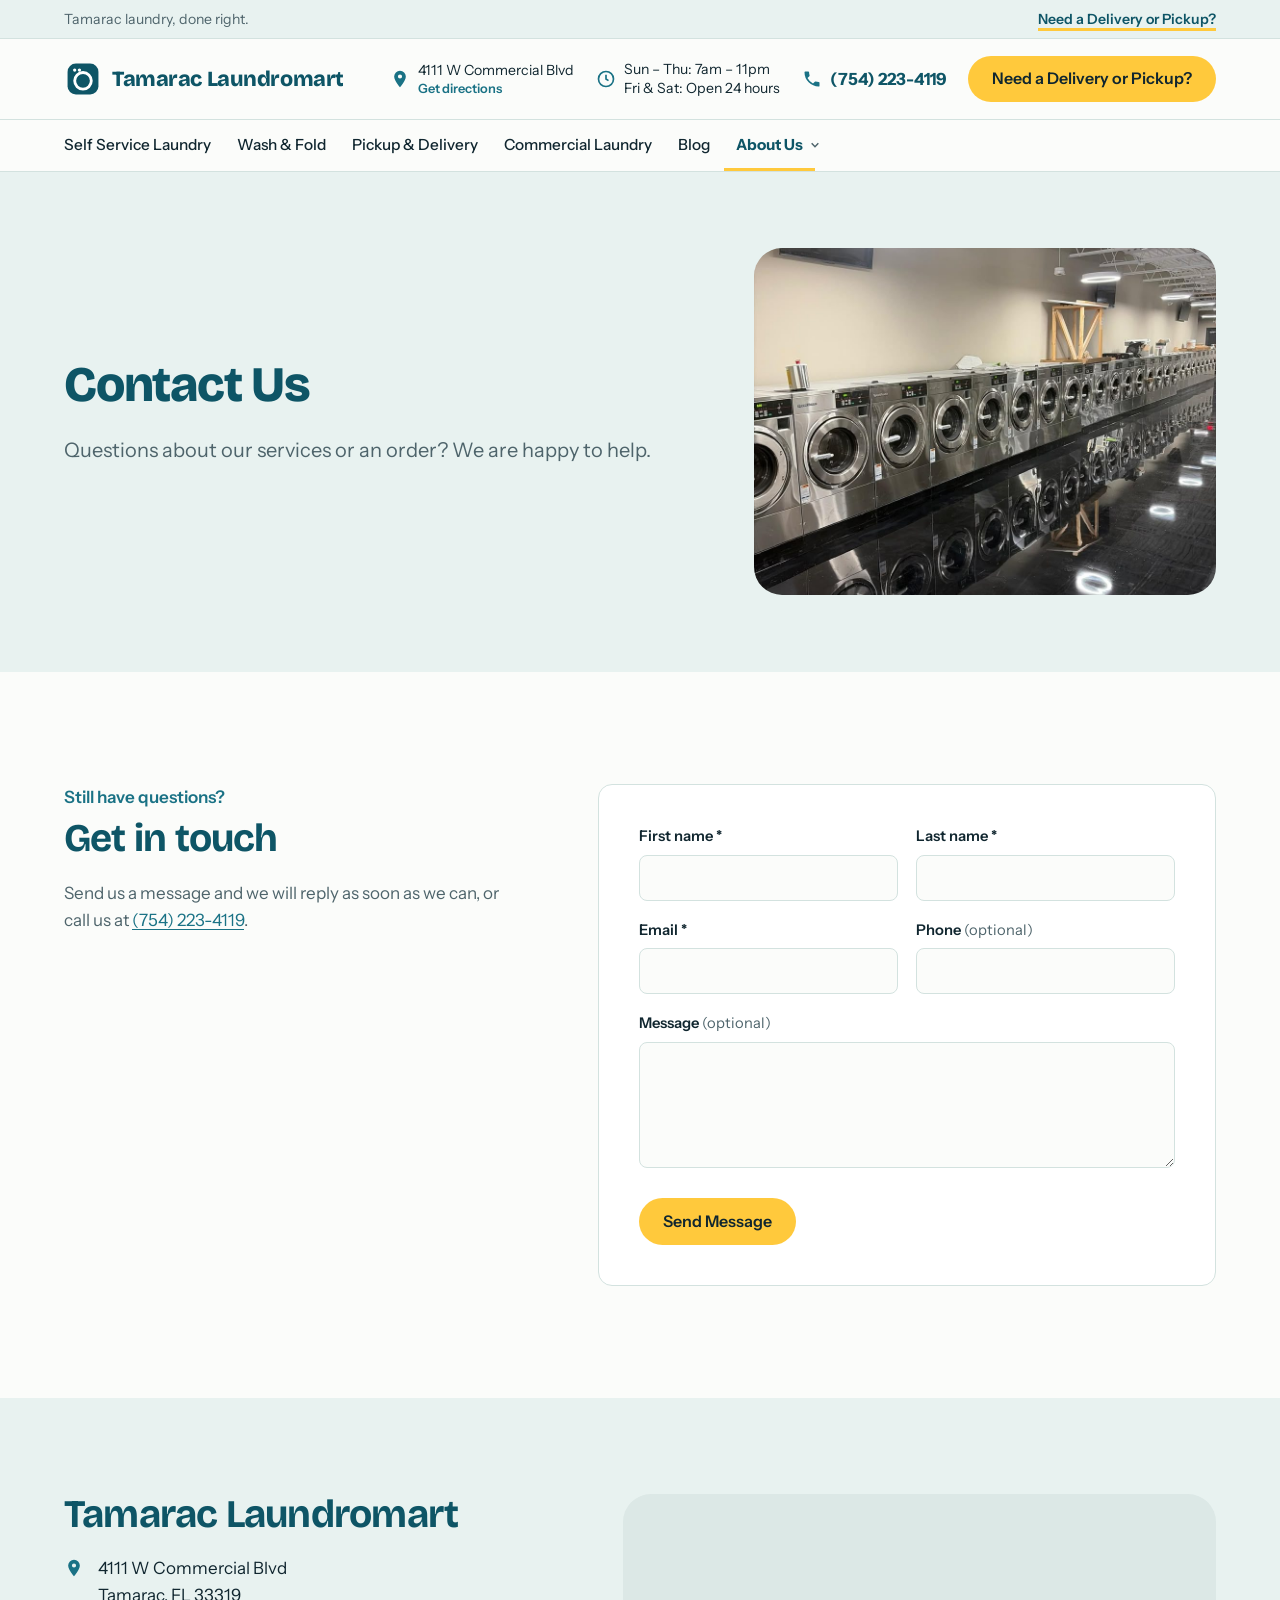
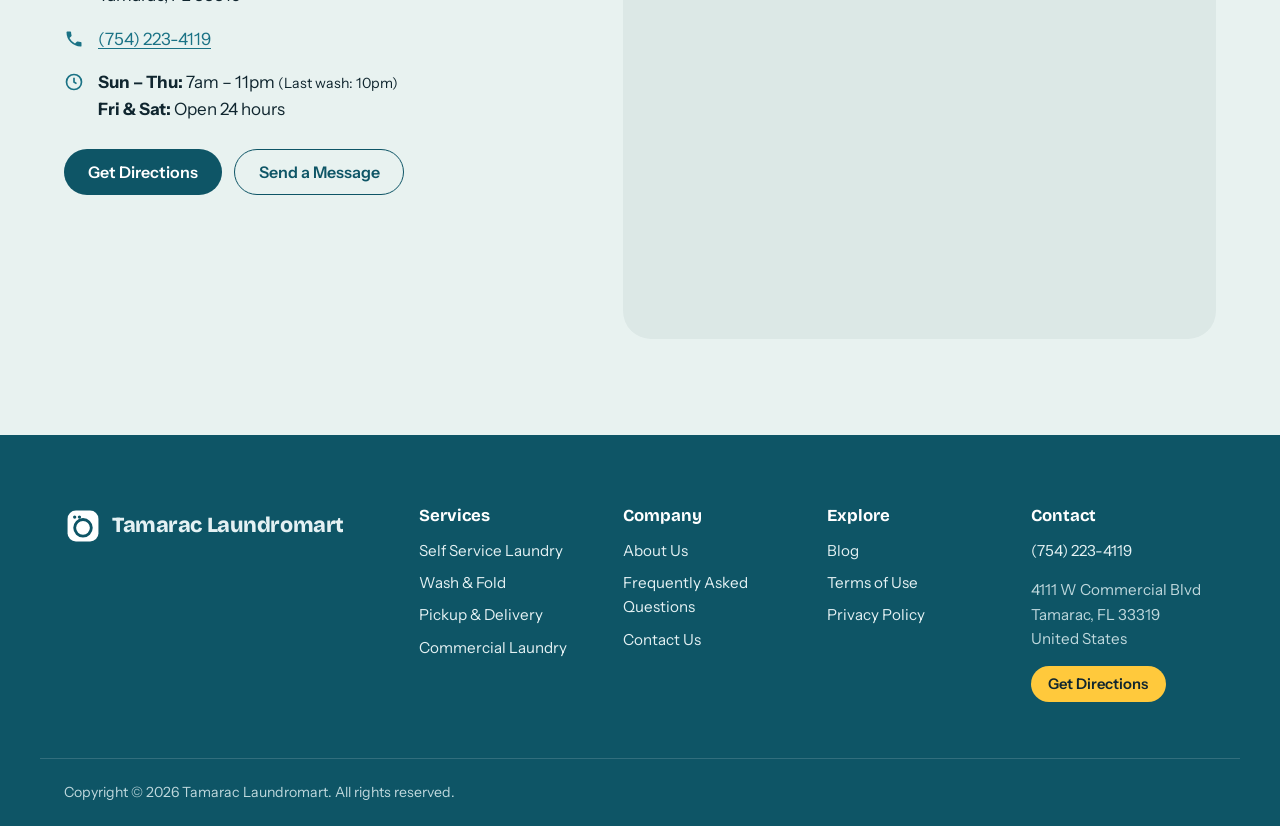
<file: public/about-us/contact-us/index.html>
<!DOCTYPE html>
<html lang="en">
<head>
<meta charset="utf-8">
<meta name="viewport" content="width=device-width, initial-scale=1">
<title>Contact Us | Tamarac Laundromart</title>
<meta name="description" content="Contact Tamarac Laundromart in Tamarac.">
<link rel="canonical" href="https://tamaraclaundromart.com/about-us/contact-us/">
<meta property="og:type" content="website">
<meta property="og:title" content="Contact Us | Tamarac Laundromart">
<meta property="og:description" content="Contact Tamarac Laundromart in Tamarac.">
<meta property="og:url" content="https://tamaraclaundromart.com/about-us/contact-us/">
<meta property="og:image" content="https://tamaraclaundromart.com/assets/img/storefront.jpg">
<meta name="theme-color" content="#0E5566">
<link rel="icon" href="/assets/img/favicon.svg" type="image/svg+xml">
<link rel="icon" href="/assets/img/favicon-32.png" type="image/png" sizes="32x32">
<link rel="apple-touch-icon" href="/assets/img/apple-touch-icon.png">
<link rel="preconnect" href="https://fonts.googleapis.com">
<link rel="preconnect" href="https://fonts.gstatic.com" crossorigin>
<link href="https://fonts.googleapis.com/css2?family=Bricolage+Grotesque:opsz,wght@12..96,500..800&amp;family=Instrument+Sans:wght@400;500;600;700&amp;display=swap" rel="stylesheet">
<link rel="stylesheet" href="/assets/css/styles.css?v=81c760a48d">
<script type="application/ld+json">{"@context": "https://schema.org", "@type": "Laundromat", "name": "Tamarac Laundromart", "telephone": "(754) 223-4119", "email": null, "url": "https://tamaraclaundromart.com", "logo": "https://tamaraclaundromart.com/assets/img/logo-mark-512.png", "image": "https://tamaraclaundromart.com/assets/img/storefront.jpg", "address": {"@type": "PostalAddress", "streetAddress": "4111 W Commercial Blvd", "addressLocality": "Tamarac", "addressRegion": "FL", "postalCode": "33319", "addressCountry": "United States"}}</script>
<script>window.SITE={"tawkProperty": "", "tawkWidget": "", "formEndpoint": "", "email": "", "pickupUrl": "", "zips": {"33319": "Tamarac", "33320": "Tamarac", "33321": "Tamarac", "33351": "Tamarac"}};</script>
<script src="/assets/js/main.js?v=f5795415dc" defer></script>
</head>
<body class="">

<a class="skip-link" href="#main">Skip to content</a>
<div class="utility-bar">
  <div class="container utility-inner">
    <p class="utility-note">Tamarac laundry, done right.</p>
    <ul class="utility-links">
      <li><a class="utility-cta" href="#">Need a Delivery or Pickup?</a></li>
    </ul>
  </div>
</div>
<header class="site-header">
  <div class="container header-inner">
    <a class="logo" href="/" aria-label="Tamarac Laundromart home"><span class="logo-mark" aria-hidden="true"><svg viewBox="0 0 32 32"><rect x="3" y="3" width="26" height="26" rx="7" fill="currentColor"/><circle class="lm-ring" cx="16" cy="17.5" r="7" fill="none" stroke="#fff" stroke-width="2.4"/><circle class="lm-dot" cx="9" cy="8.5" r="1.4" fill="#fff"/><circle class="lm-dot" cx="13" cy="8.5" r="1.4" fill="#fff"/></svg></span><span class="logo-text">Tamarac Laundromart</span></a>
    <div class="header-info">
      <a class="info-chip" href="https://www.google.com/maps/dir/?api=1&amp;destination=4111+W+Commercial+Blvd%2C+Tamarac%2C+FL%2C+33319" target="_blank" rel="noopener">
        <svg viewBox="0 0 24 24" aria-hidden="true"><path d="M12 2a7 7 0 0 0-7 7c0 5 7 13 7 13s7-8 7-13a7 7 0 0 0-7-7zm0 9.5A2.5 2.5 0 1 1 12 6.5a2.5 2.5 0 0 1 0 5z" fill="currentColor"/></svg>
        <span>4111 W Commercial Blvd<small>Get directions</small></span></a>
      <div class="info-chip hours-chip">
        <svg viewBox="0 0 24 24" aria-hidden="true"><circle cx="12" cy="12" r="9" fill="none" stroke="currentColor" stroke-width="2"/><path d="M12 7v5l3 2" fill="none" stroke="currentColor" stroke-width="2"/></svg>
        <span class="hours-lines"><span>Sun – Thu: 7am &ndash; 11pm</span><span>Fri &amp; Sat: Open 24 hours</span></span></div>
      <a class="info-chip phone-chip" href="tel:7542234119">
        <svg viewBox="0 0 24 24" aria-hidden="true"><path d="M6.6 10.8a15.1 15.1 0 0 0 6.6 6.6l2.2-2.2a1 1 0 0 1 1-.25 11.4 11.4 0 0 0 3.6.57 1 1 0 0 1 1 1V20a1 1 0 0 1-1 1A17 17 0 0 1 3 4a1 1 0 0 1 1-1h3.5a1 1 0 0 1 1 1c0 1.25.2 2.45.57 3.57a1 1 0 0 1-.25 1z" fill="currentColor"/></svg>
        <span>(754) 223-4119</span></a>
      <a class="btn btn-accent header-cta" href="#">Need a Delivery or Pickup?</a>
    </div>
    <div class="header-mobile-actions">
      <a class="icon-btn" href="tel:7542234119" aria-label="Call us">
        <svg viewBox="0 0 24 24" aria-hidden="true"><path d="M6.6 10.8a15.1 15.1 0 0 0 6.6 6.6l2.2-2.2a1 1 0 0 1 1-.25 11.4 11.4 0 0 0 3.6.57 1 1 0 0 1 1 1V20a1 1 0 0 1-1 1A17 17 0 0 1 3 4a1 1 0 0 1 1-1h3.5a1 1 0 0 1 1 1c0 1.25.2 2.45.57 3.57a1 1 0 0 1-.25 1z" fill="currentColor"/></svg></a>
      <button class="icon-btn menu-toggle" aria-expanded="false" aria-controls="mobile-nav" aria-label="Open menu">
        <span class="burger" aria-hidden="true"><i></i><i></i><i></i></span></button>
    </div>
  </div>
  <nav class="main-nav" aria-label="Main">
    <div class="container"><ul class="nav-list"><li class="nav-item"><a href="/self-service-laundry/">Self Service Laundry</a></li><li class="nav-item"><a href="/wash-and-fold/">Wash &amp; Fold</a></li><li class="nav-item"><a href="/pickup-and-delivery/">Pickup &amp; Delivery</a></li><li class="nav-item"><a href="/commercial-laundry/">Commercial Laundry</a></li><li class="nav-item"><a href="/blog/">Blog</a></li><li class="nav-item has-sub is-active"><a href="/about-us/">About Us</a><button class="sub-toggle" aria-expanded="false" aria-label="Show About Us menu"><svg viewBox="0 0 12 12" aria-hidden="true"><path d="M2 4l4 4 4-4" fill="none" stroke="currentColor" stroke-width="1.8"/></svg></button><ul class="sub-menu"><li><a href="/about-us/faq/">Frequently Asked Questions</a></li><li><a href="/about-us/contact-us/">Contact Us</a></li></ul></li></ul></div>
  </nav>
  <div class="mobile-nav" id="mobile-nav" hidden>
    <div class="m-panel is-root" id="m-panel-root">
      <ul><li><a href="/self-service-laundry/">Self Service Laundry</a></li><li><a href="/wash-and-fold/">Wash &amp; Fold</a></li><li><a href="/pickup-and-delivery/">Pickup &amp; Delivery</a></li><li><a href="/commercial-laundry/">Commercial Laundry</a></li><li><a href="/blog/">Blog</a></li><li><button class="m-forward" data-panel="m-panel-5">About Us<svg viewBox="0 0 12 12" aria-hidden="true"><path d="M4 2l4 4-4 4" fill="none" stroke="currentColor" stroke-width="1.8"/></svg></button></li></ul>
      <div class="m-contact">
        <a class="btn btn-accent btn-block" href="#">Need a Delivery or Pickup?</a>
        <a class="btn btn-outline btn-block" href="tel:7542234119">Call (754) 223-4119</a>
        <a class="btn btn-outline btn-block" href="https://www.google.com/maps/dir/?api=1&amp;destination=4111+W+Commercial+Blvd%2C+Tamarac%2C+FL%2C+33319" target="_blank" rel="noopener">Get Directions</a>
        <ul class="m-hours"><li><strong>Sun – Thu:</strong> 7am &ndash; 11pm <small>(Last wash: 10pm)</small></li><li><strong>Fri &amp; Sat:</strong> Open 24 hours</li></ul>
      </div>
    </div>
    <div class="m-panel" id="m-panel-5" hidden><button class="m-back"><svg viewBox="0 0 12 12" aria-hidden="true"><path d="M8 2L4 6l4 4" fill="none" stroke="currentColor" stroke-width="1.8"/></svg> Back</button><p class="m-panel-title">About Us</p><ul><li><a href="/about-us/">About Us Main Page</a></li><li><a href="/about-us/faq/">Frequently Asked Questions</a></li><li><a href="/about-us/contact-us/">Contact Us</a></li></ul></div>
  </div>
</header>
<main id="main">

<section class="page-hero">
  <div class="container page-hero-grid">
    <div class="page-hero-text"><h1>Contact Us</h1><p class="lead">Questions about our services or an order? We are happy to help.</p></div>
    <div class="page-hero-media"><img src="/assets/img/store-1.jpg" alt="" class="cover" loading="eager" decoding="async"></div>
  </div>
</section>
<section class="section">
  <div class="container form-layout">
    <div class="form-intro"><p class="form-eyebrow">Still have questions?</p><h2>Get in touch</h2><p>Send us a message and we will reply as soon as we can, or call us at <a href='tel:7542234119'>(754) 223-4119</a>.</p></div>
    <div class="form-card">
<form class="site-form" data-form="contact" novalidate>
  <input type="hidden" name="_subject" value="Website message for Tamarac Laundromart">
  <div class="hp" aria-hidden="true"><label>Leave this field empty<input type="text" name="_gotcha" tabindex="-1" autocomplete="off"></label></div>
  <div class="form-grid"><div class="field"><label for="f-first_name">First name <span aria-hidden="true">*</span></label><input id="f-first_name" name="first_name" type="text" autocomplete="given-name" required><p class="field-error" aria-live="polite"></p></div><div class="field"><label for="f-last_name">Last name <span aria-hidden="true">*</span></label><input id="f-last_name" name="last_name" type="text" autocomplete="family-name" required><p class="field-error" aria-live="polite"></p></div><div class="field"><label for="f-email">Email <span aria-hidden="true">*</span></label><input id="f-email" name="email" type="email" autocomplete="email" required><p class="field-error" aria-live="polite"></p></div><div class="field"><label for="f-phone">Phone <span class="opt">(optional)</span></label><input id="f-phone" name="phone" type="tel" autocomplete="tel"><p class="field-error" aria-live="polite"></p></div><div class="field full"><label for="f-message">Message <span class="opt">(optional)</span></label><textarea id="f-message" name="message" rows="5"></textarea><p class="field-error" aria-live="polite"></p></div></div>
  <button class="btn btn-accent" type="submit">Send Message</button>
  <p class="form-status" role="status" aria-live="polite"></p>
</form></div>
  </div>
</section>
</main>

<section class="contact-band" aria-labelledby="contact-band-title">
  <div class="container contact-band-grid">
    <div class="contact-band-info">
      <h2 id="contact-band-title">Tamarac Laundromart</h2>
      <ul class="contact-list">
        <li><svg viewBox="0 0 24 24" aria-hidden="true"><path d="M12 2a7 7 0 0 0-7 7c0 5 7 13 7 13s7-8 7-13a7 7 0 0 0-7-7zm0 9.5A2.5 2.5 0 1 1 12 6.5a2.5 2.5 0 0 1 0 5z" fill="currentColor"/></svg>
          <span>4111 W Commercial Blvd<br>Tamarac, FL 33319</span></li>
        <li><svg viewBox="0 0 24 24" aria-hidden="true"><path d="M6.6 10.8a15.1 15.1 0 0 0 6.6 6.6l2.2-2.2a1 1 0 0 1 1-.25 11.4 11.4 0 0 0 3.6.57 1 1 0 0 1 1 1V20a1 1 0 0 1-1 1A17 17 0 0 1 3 4a1 1 0 0 1 1-1h3.5a1 1 0 0 1 1 1c0 1.25.2 2.45.57 3.57a1 1 0 0 1-.25 1z" fill="currentColor"/></svg>
          <a href="tel:7542234119">(754) 223-4119</a></li>
        <li><svg viewBox="0 0 24 24" aria-hidden="true"><circle cx="12" cy="12" r="9" fill="none" stroke="currentColor" stroke-width="2"/><path d="M12 7v5l3 2" fill="none" stroke="currentColor" stroke-width="2"/></svg>
          <ul class="hours-list"><li><strong>Sun – Thu:</strong> 7am &ndash; 11pm <small>(Last wash: 10pm)</small></li><li><strong>Fri &amp; Sat:</strong> Open 24 hours</li></ul></li>
      </ul>
      <div class="btn-row">
        <a class="btn btn-primary" href="https://www.google.com/maps/dir/?api=1&amp;destination=4111+W+Commercial+Blvd%2C+Tamarac%2C+FL%2C+33319" target="_blank" rel="noopener">Get Directions</a>
        <a class="btn btn-outline" href="/about-us/contact-us/">Send a Message</a>
      </div>
    </div>
    <div class="contact-band-map"><iframe class="map-frame" title="Map to Tamarac Laundromart" loading="lazy" referrerpolicy="no-referrer-when-downgrade" src="https://www.google.com/maps?q=4111+W+Commercial+Blvd%2C+Tamarac%2C+FL%2C+33319&amp;output=embed"></iframe></div>
  </div>
</section>

<footer class="site-footer">
  <div class="container footer-grid">
    <div class="footer-brand">
      <a class="logo logo-light" href="/"><span class="logo-mark" aria-hidden="true"><svg viewBox="0 0 32 32"><rect x="3" y="3" width="26" height="26" rx="7" fill="currentColor"/><circle class="lm-ring" cx="16" cy="17.5" r="7" fill="none" stroke="#fff" stroke-width="2.4"/><circle class="lm-dot" cx="9" cy="8.5" r="1.4" fill="#fff"/><circle class="lm-dot" cx="13" cy="8.5" r="1.4" fill="#fff"/></svg></span><span class="logo-text">Tamarac Laundromart</span></a>
      
      <div class="social"></div>
    </div>
    <div class="footer-col"><h2>Services</h2><ul><li><a href="/self-service-laundry/">Self Service Laundry</a></li><li><a href="/wash-and-fold/">Wash &amp; Fold</a></li><li><a href="/pickup-and-delivery/">Pickup &amp; Delivery</a></li><li><a href="/commercial-laundry/">Commercial Laundry</a></li></ul></div>
    <div class="footer-col"><h2>Company</h2><ul><li><a href="/about-us/">About Us</a></li><li><a href="/about-us/faq/">Frequently Asked Questions</a></li><li><a href="/about-us/contact-us/">Contact Us</a></li></ul></div>
    <div class="footer-col"><h2>Explore</h2><ul><li><a href="/blog/">Blog</a></li><li><a href="/terms-of-use/">Terms of Use</a></li><li><a href="/privacy-policy/">Privacy Policy</a></li></ul></div>
    <div class="footer-col">
      <h2>Contact</h2>
      <p><a href="tel:7542234119">(754) 223-4119</a></p>
      <p>4111 W Commercial Blvd<br>Tamarac, FL 33319<br>United States</p>
      <a class="btn btn-accent btn-sm" href="https://www.google.com/maps/dir/?api=1&amp;destination=4111+W+Commercial+Blvd%2C+Tamarac%2C+FL%2C+33319" target="_blank" rel="noopener">Get Directions</a>
    </div>
  </div>
  <div class="container footer-bottom">
    <p>Copyright &copy; <span data-year>2026</span> Tamarac Laundromart. All rights reserved.</p>
  </div>
</footer>
</body>
</html>
</file>
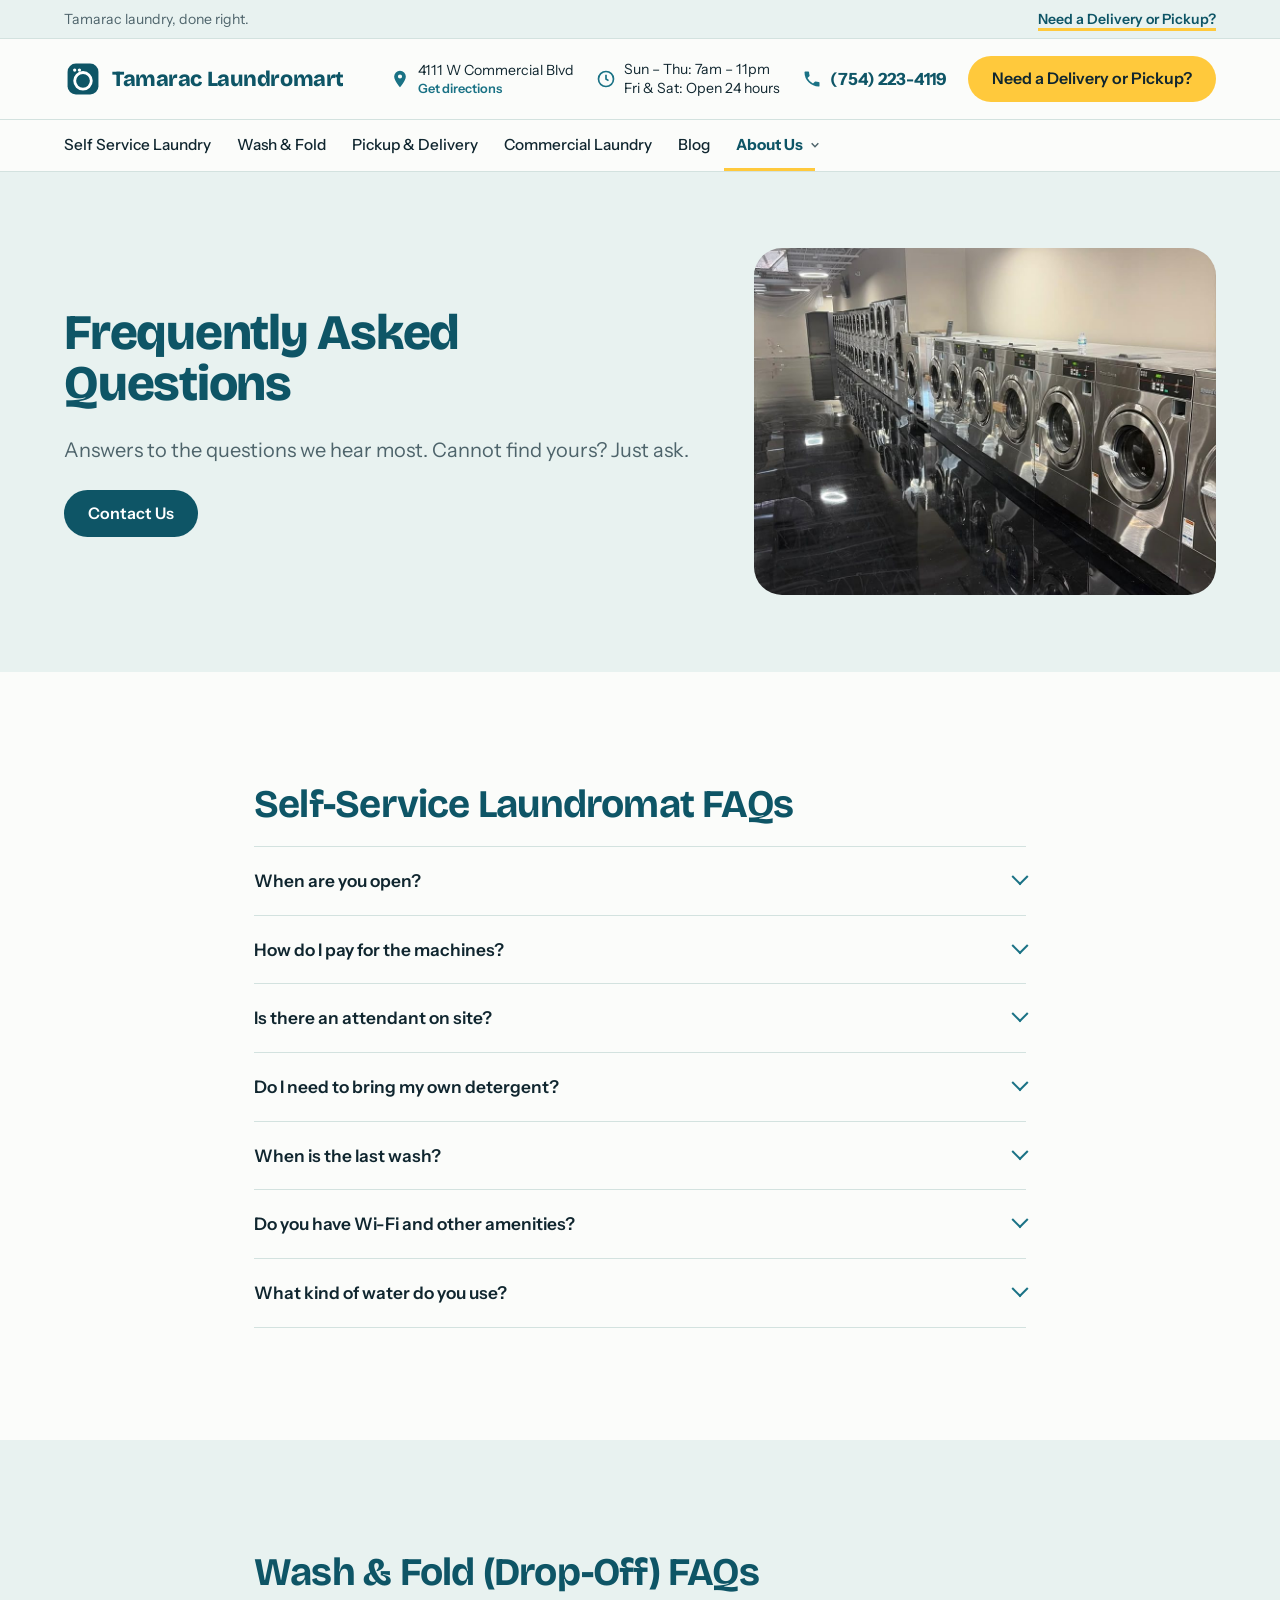
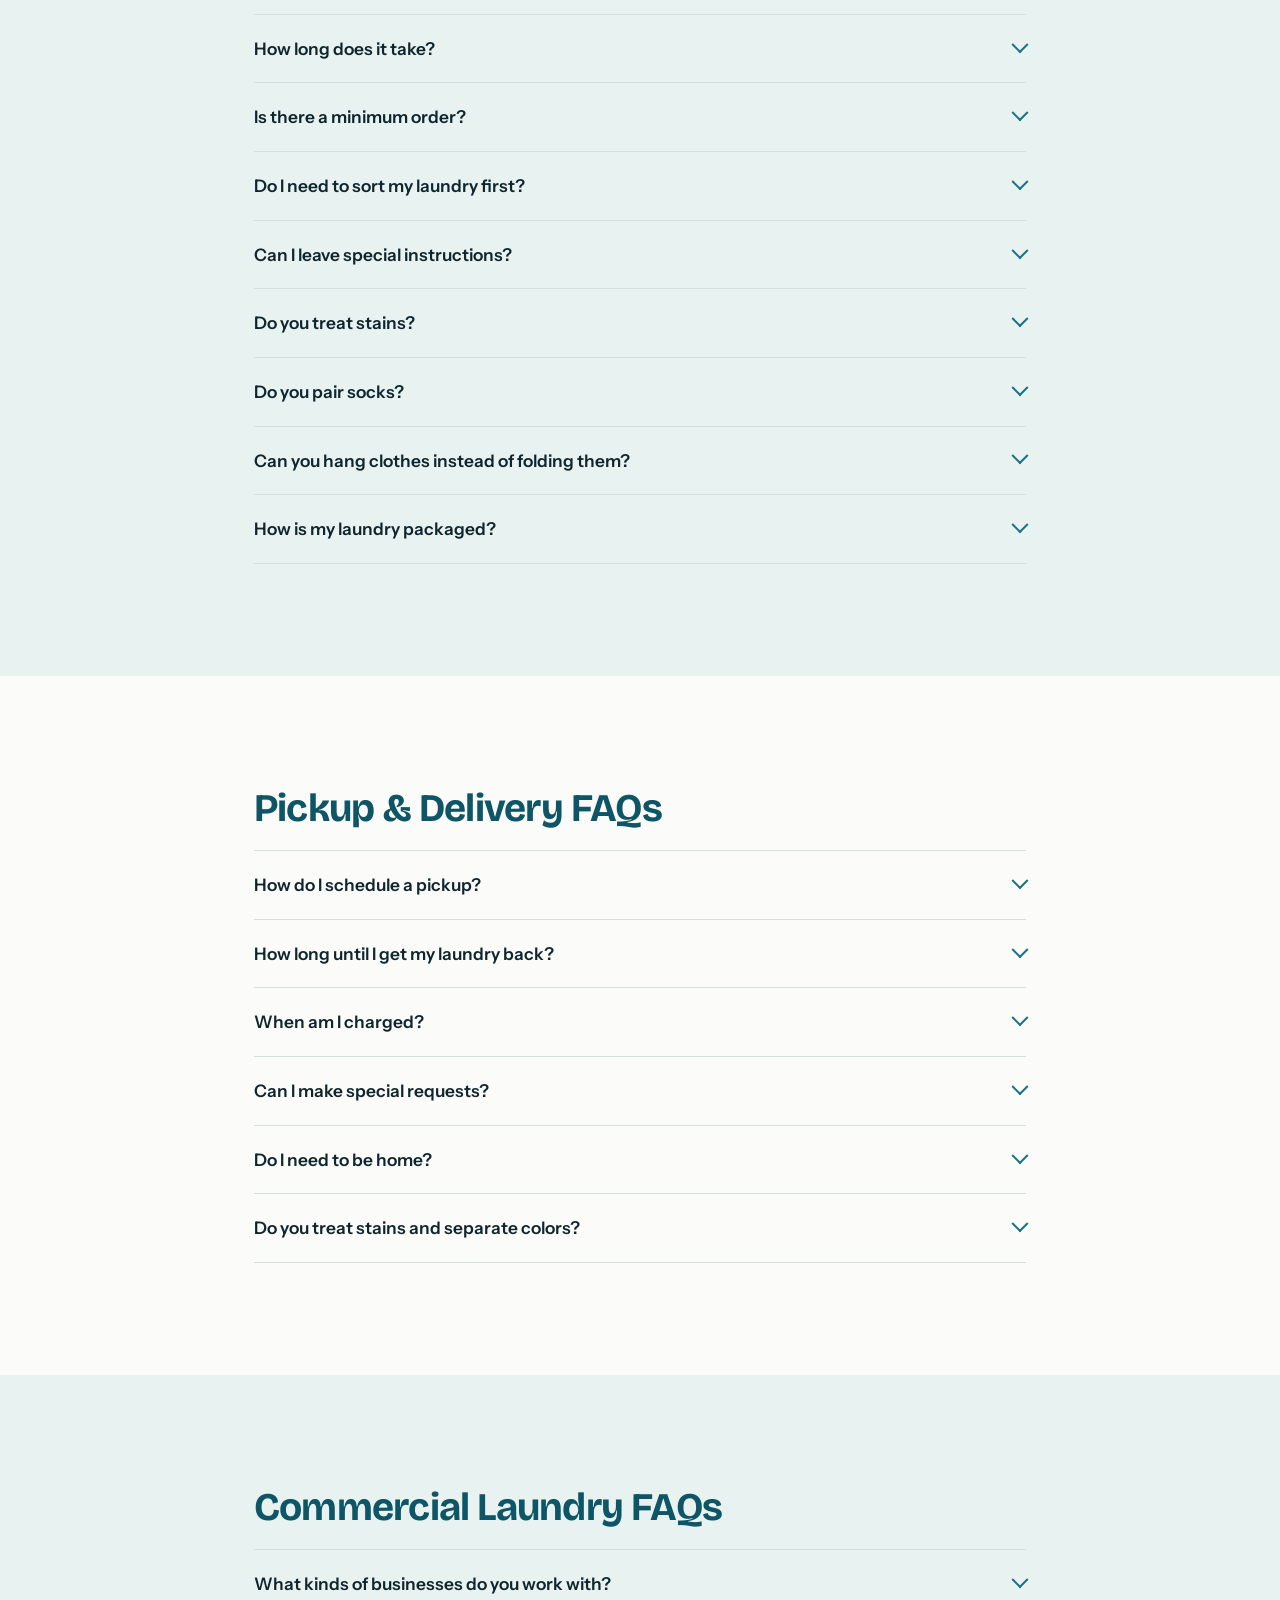
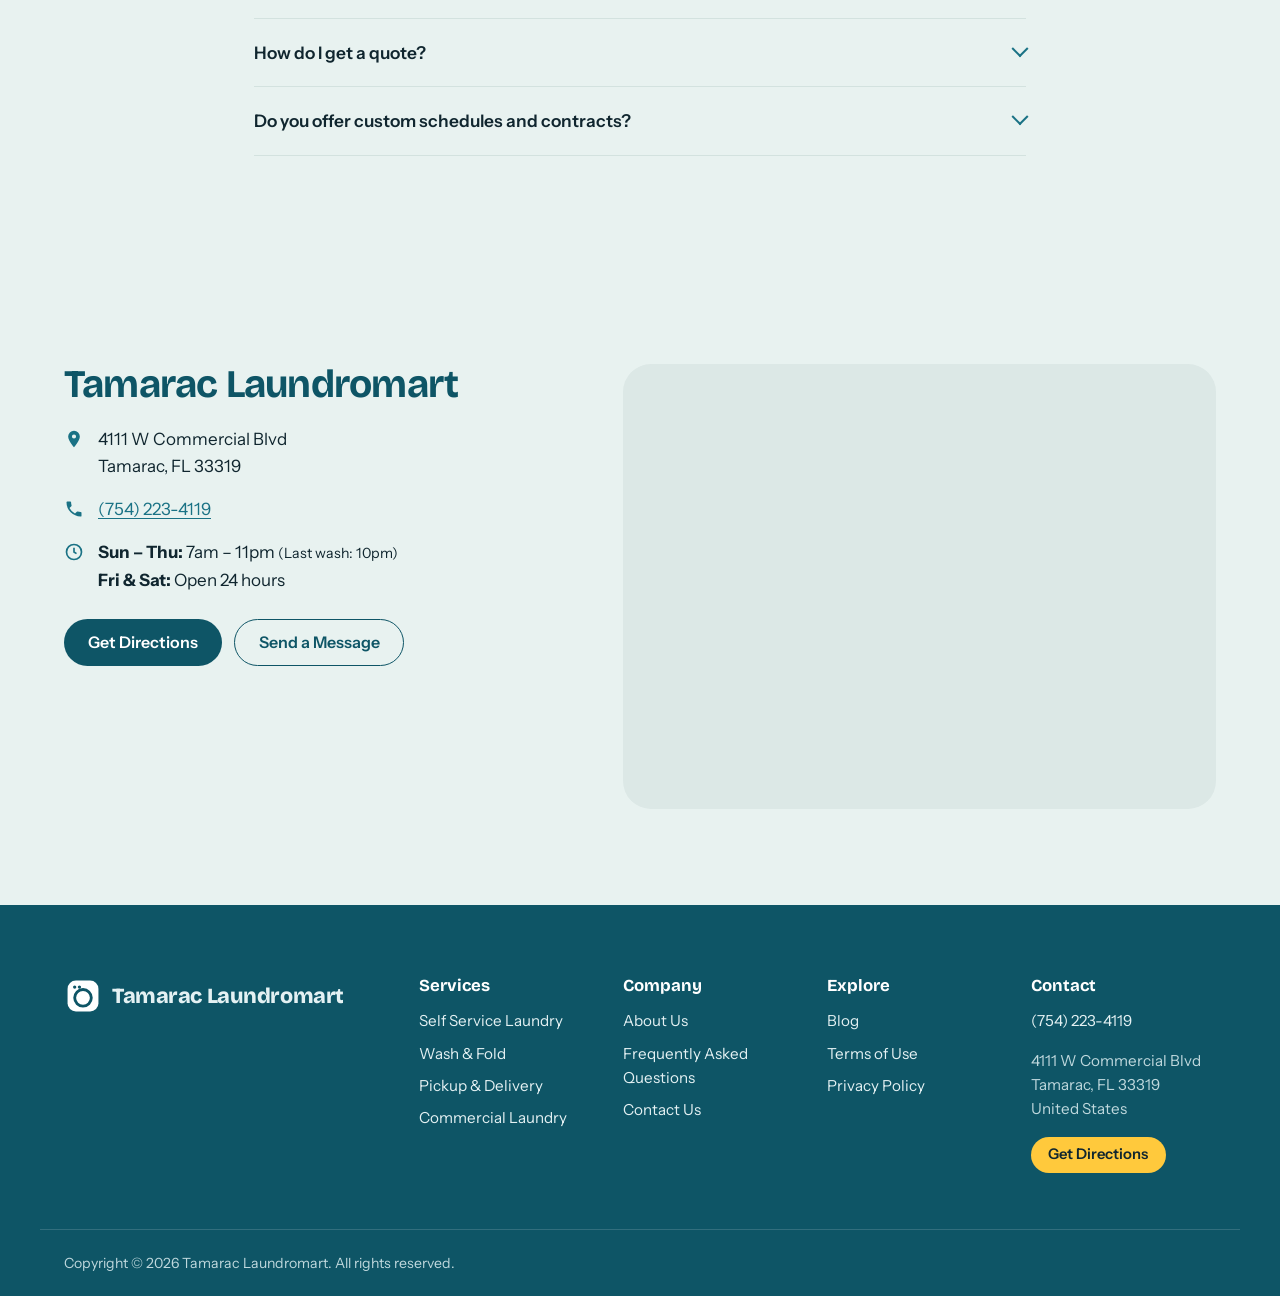
<file: public/about-us/faq/index.html>
<!DOCTYPE html>
<html lang="en">
<head>
<meta charset="utf-8">
<meta name="viewport" content="width=device-width, initial-scale=1">
<title>Frequently Asked Questions | Tamarac Laundromart</title>
<meta name="description" content="Answers to common questions about self-service laundry, wash &amp; fold, pickup &amp; delivery and commercial laundry at Tamarac Laundromart.">
<link rel="canonical" href="https://tamaraclaundromart.com/about-us/faq/">
<meta property="og:type" content="website">
<meta property="og:title" content="Frequently Asked Questions | Tamarac Laundromart">
<meta property="og:description" content="Answers to common questions about self-service laundry, wash &amp; fold, pickup &amp; delivery and commercial laundry at Tamarac Laundromart.">
<meta property="og:url" content="https://tamaraclaundromart.com/about-us/faq/">
<meta property="og:image" content="https://tamaraclaundromart.com/assets/img/storefront.jpg">
<meta name="theme-color" content="#0E5566">
<link rel="icon" href="/assets/img/favicon.svg" type="image/svg+xml">
<link rel="icon" href="/assets/img/favicon-32.png" type="image/png" sizes="32x32">
<link rel="apple-touch-icon" href="/assets/img/apple-touch-icon.png">
<link rel="preconnect" href="https://fonts.googleapis.com">
<link rel="preconnect" href="https://fonts.gstatic.com" crossorigin>
<link href="https://fonts.googleapis.com/css2?family=Bricolage+Grotesque:opsz,wght@12..96,500..800&amp;family=Instrument+Sans:wght@400;500;600;700&amp;display=swap" rel="stylesheet">
<link rel="stylesheet" href="/assets/css/styles.css?v=81c760a48d">
<script type="application/ld+json">{"@context": "https://schema.org", "@type": "Laundromat", "name": "Tamarac Laundromart", "telephone": "(754) 223-4119", "email": null, "url": "https://tamaraclaundromart.com", "logo": "https://tamaraclaundromart.com/assets/img/logo-mark-512.png", "image": "https://tamaraclaundromart.com/assets/img/storefront.jpg", "address": {"@type": "PostalAddress", "streetAddress": "4111 W Commercial Blvd", "addressLocality": "Tamarac", "addressRegion": "FL", "postalCode": "33319", "addressCountry": "United States"}}</script><script type="application/ld+json">{"@context": "https://schema.org", "@type": "FAQPage", "mainEntity": [{"@type": "Question", "name": "When are you open?", "acceptedAnswer": {"@type": "Answer", "text": "Sun – Thu: 7am – 11pm (Last wash: 10pm) Fri & Sat: Open 24 hours"}}, {"@type": "Question", "name": "How do I pay for the machines?", "acceptedAnswer": {"@type": "Answer", "text": "We accept online payments."}}, {"@type": "Question", "name": "Is there an attendant on site?", "acceptedAnswer": {"@type": "Answer", "text": "Yes, an attendant is on site to help."}}, {"@type": "Question", "name": "Do I need to bring my own detergent?", "acceptedAnswer": {"@type": "Answer", "text": "You are welcome to bring your own. If you forget, detergent, softener and dryer sheets are available in store."}}, {"@type": "Question", "name": "When is the last wash?", "acceptedAnswer": {"@type": "Answer", "text": "Last wash times are listed with our hours: Sun – Thu: 7am – 11pm (Last wash: 10pm) Fri & Sat: Open 24 hours"}}, {"@type": "Question", "name": "Do you have Wi-Fi and other amenities?", "acceptedAnswer": {"@type": "Answer", "text": "Yes, we have free Wi-Fi for all customers. We also have seating, a vending machine, TV, restrooms and parking."}}, {"@type": "Question", "name": "What kind of water do you use?", "acceptedAnswer": {"@type": "Answer", "text": "We use city water."}}, {"@type": "Question", "name": "How long does it take?", "acceptedAnswer": {"@type": "Answer", "text": "24 hours"}}, {"@type": "Question", "name": "Is there a minimum order?", "acceptedAnswer": {"@type": "Answer", "text": "15 lb minimum order"}}, {"@type": "Question", "name": "Do I need to sort my laundry first?", "acceptedAnswer": {"@type": "Answer", "text": "No. We sort every order by color and fabric before washing."}}, {"@type": "Question", "name": "Can I leave special instructions?", "acceptedAnswer": {"@type": "Answer", "text": "Yes. Just let us know any specific instructions and we will take them into account."}}, {"@type": "Question", "name": "Do you treat stains?", "acceptedAnswer": {"@type": "Answer", "text": "We check for visible stains and pre-treat them where it is safe for the fabric. Some stains may not come out completely."}}, {"@type": "Question", "name": "Do you pair socks?", "acceptedAnswer": {"@type": "Answer", "text": "Yes, we match up socks as part of folding."}}, {"@type": "Question", "name": "Can you hang clothes instead of folding them?", "acceptedAnswer": {"@type": "Answer", "text": "Clothes can be hung instead of folded (hangers are extra)"}}, {"@type": "Question", "name": "How is my laundry packaged?", "acceptedAnswer": {"@type": "Answer", "text": "Returned in laundry bags"}}, {"@type": "Question", "name": "How do I schedule a pickup?", "acceptedAnswer": {"@type": "Answer", "text": "Check your ZIP code on our home page , then use the Need a Delivery or Pickup? link, or call us at (754) 223-4119 ."}}, {"@type": "Question", "name": "How long until I get my laundry back?", "acceptedAnswer": {"@type": "Answer", "text": "24 hours"}}, {"@type": "Question", "name": "When am I charged?", "acceptedAnswer": {"@type": "Answer", "text": "Your order is weighed after pickup and the card on file is charged once your laundry has been cleaned."}}, {"@type": "Question", "name": "Can I make special requests?", "acceptedAnswer": {"@type": "Answer", "text": "Yes. Just let us know any specific instructions and we will take them into account."}}, {"@type": "Question", "name": "Do I need to be home?", "acceptedAnswer": {"@type": "Answer", "text": "No. Just leave your bag in the spot you chose when booking and we will take care of the rest."}}, {"@type": "Question", "name": "Do you treat stains and separate colors?", "acceptedAnswer": {"@type": "Answer", "text": "Yes. We sort by color and fabric and pre-treat visible stains where it is safe to do so."}}, {"@type": "Question", "name": "What kinds of businesses do you work with?", "acceptedAnswer": {"@type": "Answer", "text": "We work with local businesses of all kinds."}}, {"@type": "Question", "name": "How do I get a quote?", "acceptedAnswer": {"@type": "Answer", "text": "Call us at (754) 223-4119 or send us a message and we will put together a custom quote."}}, {"@type": "Question", "name": "Do you offer custom schedules and contracts?", "acceptedAnswer": {"@type": "Answer", "text": "Yes. We build every commercial plan around your volume, schedule and budget."}}]}</script>
<script>window.SITE={"tawkProperty": "", "tawkWidget": "", "formEndpoint": "", "email": "", "pickupUrl": "", "zips": {"33319": "Tamarac", "33320": "Tamarac", "33321": "Tamarac", "33351": "Tamarac"}};</script>
<script src="/assets/js/main.js?v=f5795415dc" defer></script>
</head>
<body class="">

<a class="skip-link" href="#main">Skip to content</a>
<div class="utility-bar">
  <div class="container utility-inner">
    <p class="utility-note">Tamarac laundry, done right.</p>
    <ul class="utility-links">
      <li><a class="utility-cta" href="#">Need a Delivery or Pickup?</a></li>
    </ul>
  </div>
</div>
<header class="site-header">
  <div class="container header-inner">
    <a class="logo" href="/" aria-label="Tamarac Laundromart home"><span class="logo-mark" aria-hidden="true"><svg viewBox="0 0 32 32"><rect x="3" y="3" width="26" height="26" rx="7" fill="currentColor"/><circle class="lm-ring" cx="16" cy="17.5" r="7" fill="none" stroke="#fff" stroke-width="2.4"/><circle class="lm-dot" cx="9" cy="8.5" r="1.4" fill="#fff"/><circle class="lm-dot" cx="13" cy="8.5" r="1.4" fill="#fff"/></svg></span><span class="logo-text">Tamarac Laundromart</span></a>
    <div class="header-info">
      <a class="info-chip" href="https://www.google.com/maps/dir/?api=1&amp;destination=4111+W+Commercial+Blvd%2C+Tamarac%2C+FL%2C+33319" target="_blank" rel="noopener">
        <svg viewBox="0 0 24 24" aria-hidden="true"><path d="M12 2a7 7 0 0 0-7 7c0 5 7 13 7 13s7-8 7-13a7 7 0 0 0-7-7zm0 9.5A2.5 2.5 0 1 1 12 6.5a2.5 2.5 0 0 1 0 5z" fill="currentColor"/></svg>
        <span>4111 W Commercial Blvd<small>Get directions</small></span></a>
      <div class="info-chip hours-chip">
        <svg viewBox="0 0 24 24" aria-hidden="true"><circle cx="12" cy="12" r="9" fill="none" stroke="currentColor" stroke-width="2"/><path d="M12 7v5l3 2" fill="none" stroke="currentColor" stroke-width="2"/></svg>
        <span class="hours-lines"><span>Sun – Thu: 7am &ndash; 11pm</span><span>Fri &amp; Sat: Open 24 hours</span></span></div>
      <a class="info-chip phone-chip" href="tel:7542234119">
        <svg viewBox="0 0 24 24" aria-hidden="true"><path d="M6.6 10.8a15.1 15.1 0 0 0 6.6 6.6l2.2-2.2a1 1 0 0 1 1-.25 11.4 11.4 0 0 0 3.6.57 1 1 0 0 1 1 1V20a1 1 0 0 1-1 1A17 17 0 0 1 3 4a1 1 0 0 1 1-1h3.5a1 1 0 0 1 1 1c0 1.25.2 2.45.57 3.57a1 1 0 0 1-.25 1z" fill="currentColor"/></svg>
        <span>(754) 223-4119</span></a>
      <a class="btn btn-accent header-cta" href="#">Need a Delivery or Pickup?</a>
    </div>
    <div class="header-mobile-actions">
      <a class="icon-btn" href="tel:7542234119" aria-label="Call us">
        <svg viewBox="0 0 24 24" aria-hidden="true"><path d="M6.6 10.8a15.1 15.1 0 0 0 6.6 6.6l2.2-2.2a1 1 0 0 1 1-.25 11.4 11.4 0 0 0 3.6.57 1 1 0 0 1 1 1V20a1 1 0 0 1-1 1A17 17 0 0 1 3 4a1 1 0 0 1 1-1h3.5a1 1 0 0 1 1 1c0 1.25.2 2.45.57 3.57a1 1 0 0 1-.25 1z" fill="currentColor"/></svg></a>
      <button class="icon-btn menu-toggle" aria-expanded="false" aria-controls="mobile-nav" aria-label="Open menu">
        <span class="burger" aria-hidden="true"><i></i><i></i><i></i></span></button>
    </div>
  </div>
  <nav class="main-nav" aria-label="Main">
    <div class="container"><ul class="nav-list"><li class="nav-item"><a href="/self-service-laundry/">Self Service Laundry</a></li><li class="nav-item"><a href="/wash-and-fold/">Wash &amp; Fold</a></li><li class="nav-item"><a href="/pickup-and-delivery/">Pickup &amp; Delivery</a></li><li class="nav-item"><a href="/commercial-laundry/">Commercial Laundry</a></li><li class="nav-item"><a href="/blog/">Blog</a></li><li class="nav-item has-sub is-active"><a href="/about-us/">About Us</a><button class="sub-toggle" aria-expanded="false" aria-label="Show About Us menu"><svg viewBox="0 0 12 12" aria-hidden="true"><path d="M2 4l4 4 4-4" fill="none" stroke="currentColor" stroke-width="1.8"/></svg></button><ul class="sub-menu"><li><a href="/about-us/faq/">Frequently Asked Questions</a></li><li><a href="/about-us/contact-us/">Contact Us</a></li></ul></li></ul></div>
  </nav>
  <div class="mobile-nav" id="mobile-nav" hidden>
    <div class="m-panel is-root" id="m-panel-root">
      <ul><li><a href="/self-service-laundry/">Self Service Laundry</a></li><li><a href="/wash-and-fold/">Wash &amp; Fold</a></li><li><a href="/pickup-and-delivery/">Pickup &amp; Delivery</a></li><li><a href="/commercial-laundry/">Commercial Laundry</a></li><li><a href="/blog/">Blog</a></li><li><button class="m-forward" data-panel="m-panel-5">About Us<svg viewBox="0 0 12 12" aria-hidden="true"><path d="M4 2l4 4-4 4" fill="none" stroke="currentColor" stroke-width="1.8"/></svg></button></li></ul>
      <div class="m-contact">
        <a class="btn btn-accent btn-block" href="#">Need a Delivery or Pickup?</a>
        <a class="btn btn-outline btn-block" href="tel:7542234119">Call (754) 223-4119</a>
        <a class="btn btn-outline btn-block" href="https://www.google.com/maps/dir/?api=1&amp;destination=4111+W+Commercial+Blvd%2C+Tamarac%2C+FL%2C+33319" target="_blank" rel="noopener">Get Directions</a>
        <ul class="m-hours"><li><strong>Sun – Thu:</strong> 7am &ndash; 11pm <small>(Last wash: 10pm)</small></li><li><strong>Fri &amp; Sat:</strong> Open 24 hours</li></ul>
      </div>
    </div>
    <div class="m-panel" id="m-panel-5" hidden><button class="m-back"><svg viewBox="0 0 12 12" aria-hidden="true"><path d="M8 2L4 6l4 4" fill="none" stroke="currentColor" stroke-width="1.8"/></svg> Back</button><p class="m-panel-title">About Us</p><ul><li><a href="/about-us/">About Us Main Page</a></li><li><a href="/about-us/faq/">Frequently Asked Questions</a></li><li><a href="/about-us/contact-us/">Contact Us</a></li></ul></div>
  </div>
</header>
<main id="main">

<section class="page-hero">
  <div class="container page-hero-grid">
    <div class="page-hero-text"><h1>Frequently Asked Questions</h1><p class="lead">Answers to the questions we hear most. Cannot find yours? Just ask.</p><div class="btn-row"><a class="btn btn-primary" href="/about-us/contact-us/">Contact Us</a></div></div>
    <div class="page-hero-media"><img src="/assets/img/store-2.jpg" alt="" class="cover" loading="eager" decoding="async"></div>
  </div>
</section><section class="section "><div class="container narrow"><h2 class="faq-title">Self-Service Laundromat FAQs</h2><div class="acc-group"><details class="acc"><summary>When are you open?</summary><div class="acc-body"><ul class='plain'><li><strong>Sun – Thu:</strong> 7am &ndash; 11pm <small>(Last wash: 10pm)</small></li><li><strong>Fri &amp; Sat:</strong> Open 24 hours</li></ul></div></details><details class="acc"><summary>How do I pay for the machines?</summary><div class="acc-body"><p>We accept online payments.</p></div></details><details class="acc"><summary>Is there an attendant on site?</summary><div class="acc-body"><p>Yes, an attendant is on site to help.</p></div></details><details class="acc"><summary>Do I need to bring my own detergent?</summary><div class="acc-body"><p>You are welcome to bring your own. If you forget, detergent, softener and dryer sheets are available in store.</p></div></details><details class="acc"><summary>When is the last wash?</summary><div class="acc-body"><p>Last wash times are listed with our hours:</p><ul class='plain'><li><strong>Sun – Thu:</strong> 7am &ndash; 11pm <small>(Last wash: 10pm)</small></li><li><strong>Fri &amp; Sat:</strong> Open 24 hours</li></ul></div></details><details class="acc"><summary>Do you have Wi-Fi and other amenities?</summary><div class="acc-body"><p>Yes, we have free Wi-Fi for all customers. We also have seating, a vending machine, TV, restrooms and parking.</p></div></details><details class="acc"><summary>What kind of water do you use?</summary><div class="acc-body"><p>We use city water.</p></div></details></div></div></section><section class="section tone-soft"><div class="container narrow"><h2 class="faq-title">Wash &amp; Fold (Drop-Off) FAQs</h2><div class="acc-group"><details class="acc"><summary>How long does it take?</summary><div class="acc-body"><p>24 hours</p></div></details><details class="acc"><summary>Is there a minimum order?</summary><div class="acc-body"><p>15 lb minimum order</p></div></details><details class="acc"><summary>Do I need to sort my laundry first?</summary><div class="acc-body"><p>No. We sort every order by color and fabric before washing.</p></div></details><details class="acc"><summary>Can I leave special instructions?</summary><div class="acc-body"><p>Yes. Just let us know any specific instructions and we will take them into account.</p></div></details><details class="acc"><summary>Do you treat stains?</summary><div class="acc-body"><p>We check for visible stains and pre-treat them where it is safe for the fabric. Some stains may not come out completely.</p></div></details><details class="acc"><summary>Do you pair socks?</summary><div class="acc-body"><p>Yes, we match up socks as part of folding.</p></div></details><details class="acc"><summary>Can you hang clothes instead of folding them?</summary><div class="acc-body"><p>Clothes can be hung instead of folded (hangers are extra)</p></div></details><details class="acc"><summary>How is my laundry packaged?</summary><div class="acc-body"><p>Returned in laundry bags</p></div></details></div></div></section><section class="section "><div class="container narrow"><h2 class="faq-title">Pickup &amp; Delivery FAQs</h2><div class="acc-group"><details class="acc"><summary>How do I schedule a pickup?</summary><div class="acc-body"><p>Check your ZIP code on our <a href='/'>home page</a>, then use the <a href='#'>Need a Delivery or Pickup?</a> link, or call us at <a href='tel:7542234119'>(754) 223-4119</a>.</p></div></details><details class="acc"><summary>How long until I get my laundry back?</summary><div class="acc-body"><p>24 hours</p></div></details><details class="acc"><summary>When am I charged?</summary><div class="acc-body"><p>Your order is weighed after pickup and the card on file is charged once your laundry has been cleaned.</p></div></details><details class="acc"><summary>Can I make special requests?</summary><div class="acc-body"><p>Yes. Just let us know any specific instructions and we will take them into account.</p></div></details><details class="acc"><summary>Do I need to be home?</summary><div class="acc-body"><p>No. Just leave your bag in the spot you chose when booking and we will take care of the rest.</p></div></details><details class="acc"><summary>Do you treat stains and separate colors?</summary><div class="acc-body"><p>Yes. We sort by color and fabric and pre-treat visible stains where it is safe to do so.</p></div></details></div></div></section><section class="section tone-soft"><div class="container narrow"><h2 class="faq-title">Commercial Laundry FAQs</h2><div class="acc-group"><details class="acc"><summary>What kinds of businesses do you work with?</summary><div class="acc-body"><p>We work with local businesses of all kinds.</p></div></details><details class="acc"><summary>How do I get a quote?</summary><div class="acc-body"><p>Call us at <a href='tel:7542234119'>(754) 223-4119</a> or <a href='/about-us/contact-us/'>send us a message</a> and we will put together a custom quote.</p></div></details><details class="acc"><summary>Do you offer custom schedules and contracts?</summary><div class="acc-body"><p>Yes. We build every commercial plan around your volume, schedule and budget.</p></div></details></div></div></section>
</main>

<section class="contact-band" aria-labelledby="contact-band-title">
  <div class="container contact-band-grid">
    <div class="contact-band-info">
      <h2 id="contact-band-title">Tamarac Laundromart</h2>
      <ul class="contact-list">
        <li><svg viewBox="0 0 24 24" aria-hidden="true"><path d="M12 2a7 7 0 0 0-7 7c0 5 7 13 7 13s7-8 7-13a7 7 0 0 0-7-7zm0 9.5A2.5 2.5 0 1 1 12 6.5a2.5 2.5 0 0 1 0 5z" fill="currentColor"/></svg>
          <span>4111 W Commercial Blvd<br>Tamarac, FL 33319</span></li>
        <li><svg viewBox="0 0 24 24" aria-hidden="true"><path d="M6.6 10.8a15.1 15.1 0 0 0 6.6 6.6l2.2-2.2a1 1 0 0 1 1-.25 11.4 11.4 0 0 0 3.6.57 1 1 0 0 1 1 1V20a1 1 0 0 1-1 1A17 17 0 0 1 3 4a1 1 0 0 1 1-1h3.5a1 1 0 0 1 1 1c0 1.25.2 2.45.57 3.57a1 1 0 0 1-.25 1z" fill="currentColor"/></svg>
          <a href="tel:7542234119">(754) 223-4119</a></li>
        <li><svg viewBox="0 0 24 24" aria-hidden="true"><circle cx="12" cy="12" r="9" fill="none" stroke="currentColor" stroke-width="2"/><path d="M12 7v5l3 2" fill="none" stroke="currentColor" stroke-width="2"/></svg>
          <ul class="hours-list"><li><strong>Sun – Thu:</strong> 7am &ndash; 11pm <small>(Last wash: 10pm)</small></li><li><strong>Fri &amp; Sat:</strong> Open 24 hours</li></ul></li>
      </ul>
      <div class="btn-row">
        <a class="btn btn-primary" href="https://www.google.com/maps/dir/?api=1&amp;destination=4111+W+Commercial+Blvd%2C+Tamarac%2C+FL%2C+33319" target="_blank" rel="noopener">Get Directions</a>
        <a class="btn btn-outline" href="/about-us/contact-us/">Send a Message</a>
      </div>
    </div>
    <div class="contact-band-map"><iframe class="map-frame" title="Map to Tamarac Laundromart" loading="lazy" referrerpolicy="no-referrer-when-downgrade" src="https://www.google.com/maps?q=4111+W+Commercial+Blvd%2C+Tamarac%2C+FL%2C+33319&amp;output=embed"></iframe></div>
  </div>
</section>

<footer class="site-footer">
  <div class="container footer-grid">
    <div class="footer-brand">
      <a class="logo logo-light" href="/"><span class="logo-mark" aria-hidden="true"><svg viewBox="0 0 32 32"><rect x="3" y="3" width="26" height="26" rx="7" fill="currentColor"/><circle class="lm-ring" cx="16" cy="17.5" r="7" fill="none" stroke="#fff" stroke-width="2.4"/><circle class="lm-dot" cx="9" cy="8.5" r="1.4" fill="#fff"/><circle class="lm-dot" cx="13" cy="8.5" r="1.4" fill="#fff"/></svg></span><span class="logo-text">Tamarac Laundromart</span></a>
      
      <div class="social"></div>
    </div>
    <div class="footer-col"><h2>Services</h2><ul><li><a href="/self-service-laundry/">Self Service Laundry</a></li><li><a href="/wash-and-fold/">Wash &amp; Fold</a></li><li><a href="/pickup-and-delivery/">Pickup &amp; Delivery</a></li><li><a href="/commercial-laundry/">Commercial Laundry</a></li></ul></div>
    <div class="footer-col"><h2>Company</h2><ul><li><a href="/about-us/">About Us</a></li><li><a href="/about-us/faq/">Frequently Asked Questions</a></li><li><a href="/about-us/contact-us/">Contact Us</a></li></ul></div>
    <div class="footer-col"><h2>Explore</h2><ul><li><a href="/blog/">Blog</a></li><li><a href="/terms-of-use/">Terms of Use</a></li><li><a href="/privacy-policy/">Privacy Policy</a></li></ul></div>
    <div class="footer-col">
      <h2>Contact</h2>
      <p><a href="tel:7542234119">(754) 223-4119</a></p>
      <p>4111 W Commercial Blvd<br>Tamarac, FL 33319<br>United States</p>
      <a class="btn btn-accent btn-sm" href="https://www.google.com/maps/dir/?api=1&amp;destination=4111+W+Commercial+Blvd%2C+Tamarac%2C+FL%2C+33319" target="_blank" rel="noopener">Get Directions</a>
    </div>
  </div>
  <div class="container footer-bottom">
    <p>Copyright &copy; <span data-year>2026</span> Tamarac Laundromart. All rights reserved.</p>
  </div>
</footer>
</body>
</html>
</file>
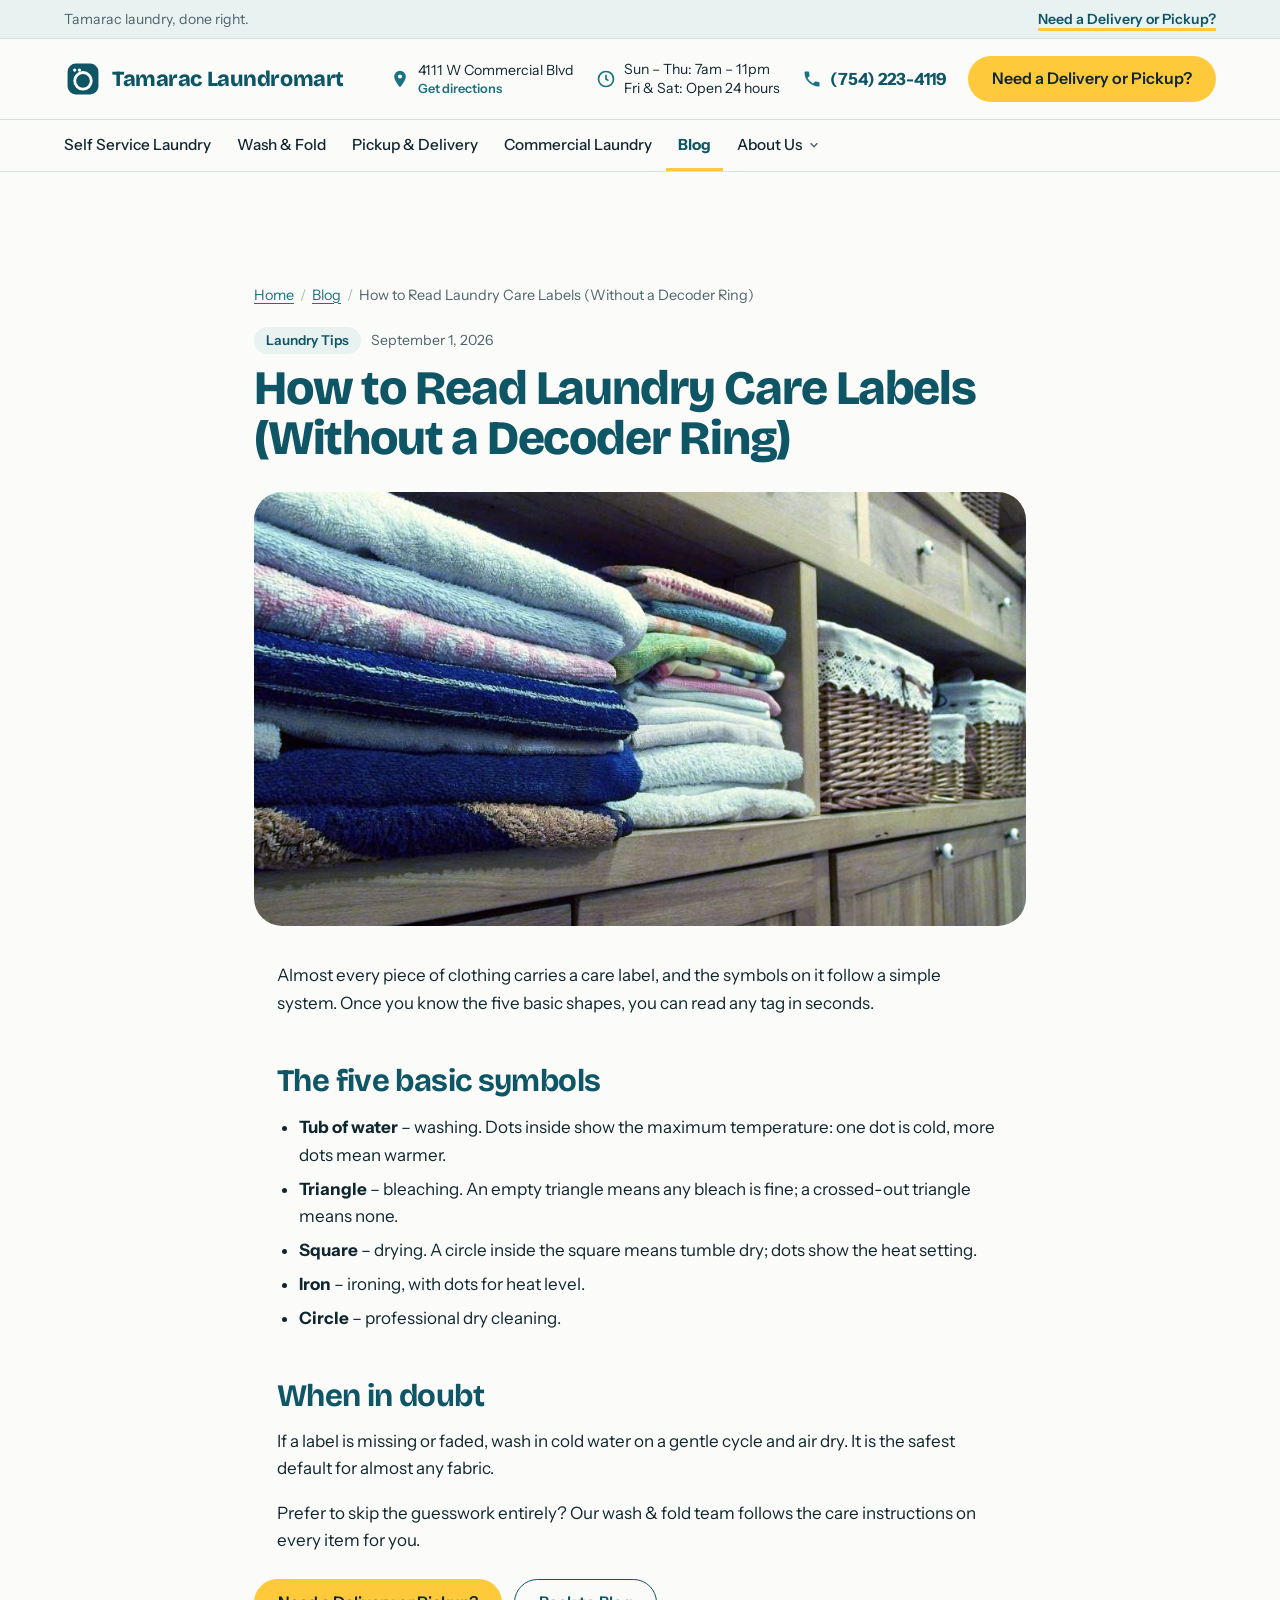
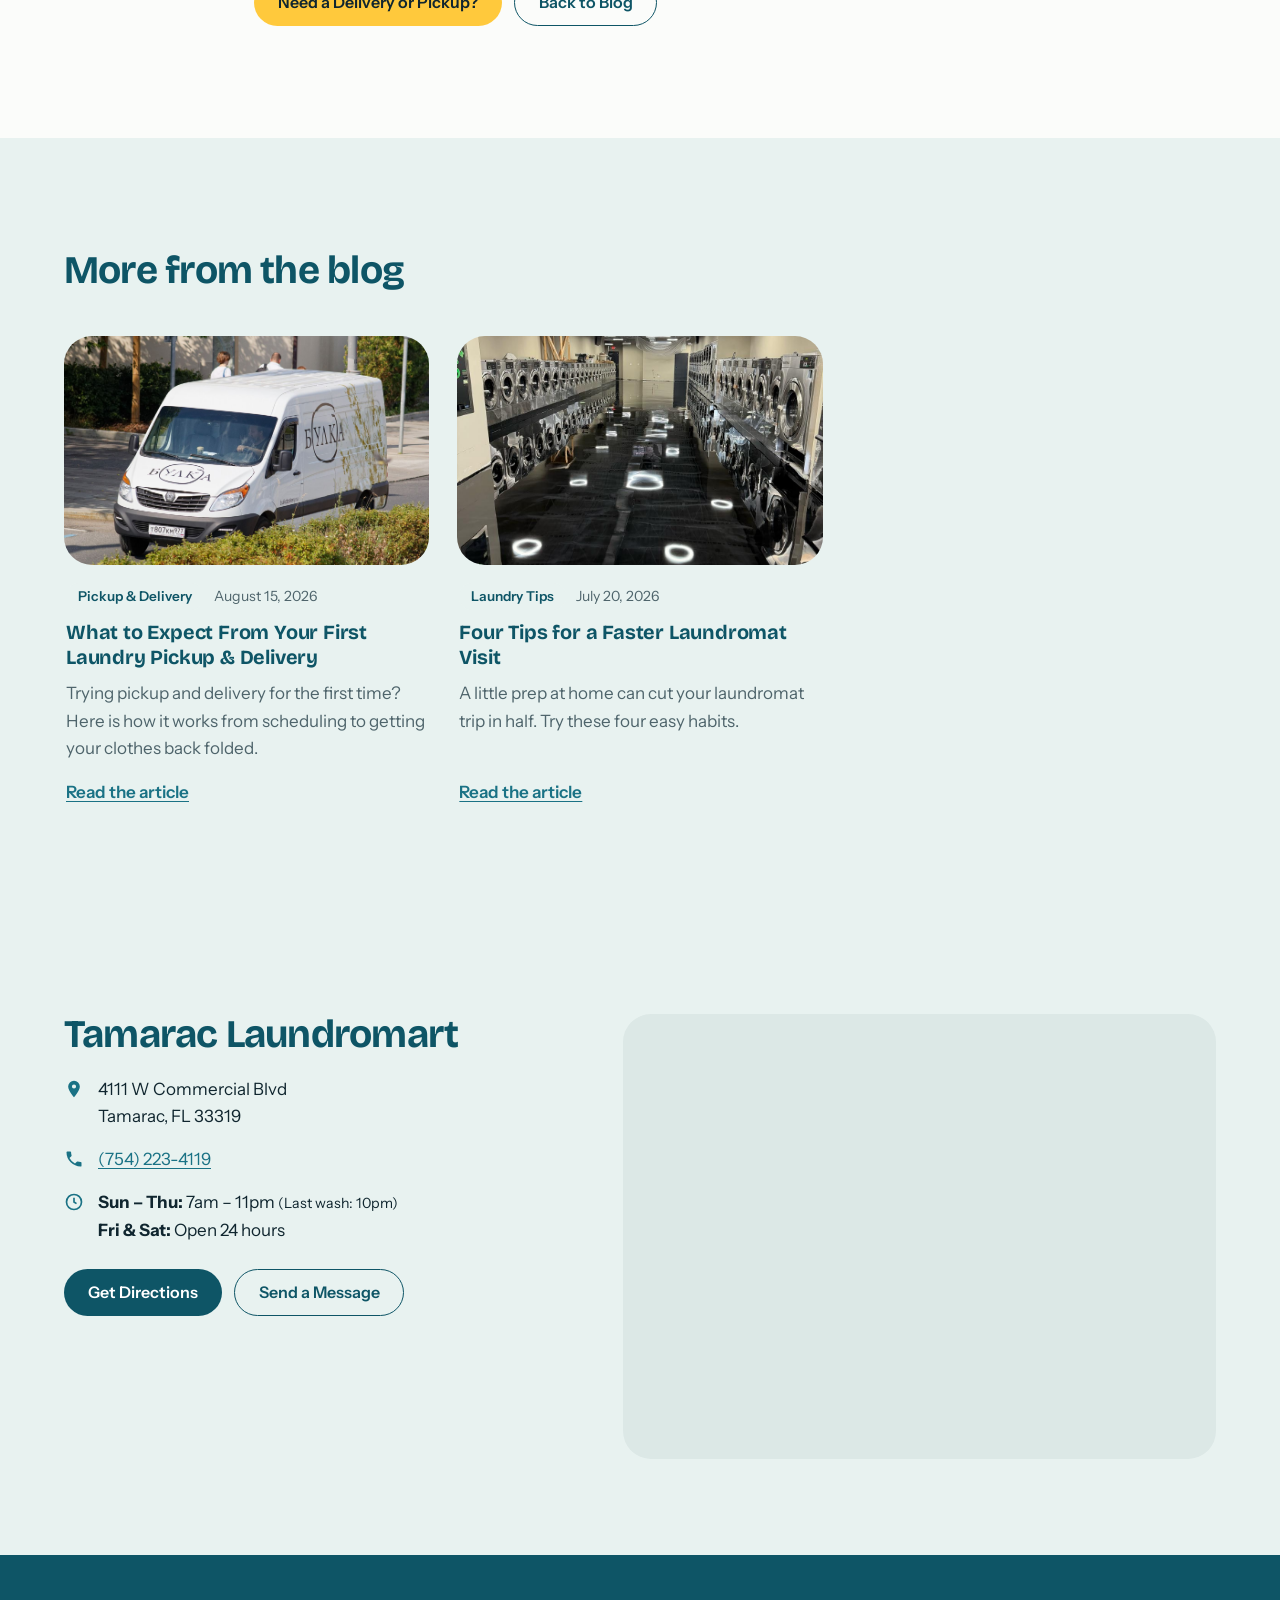
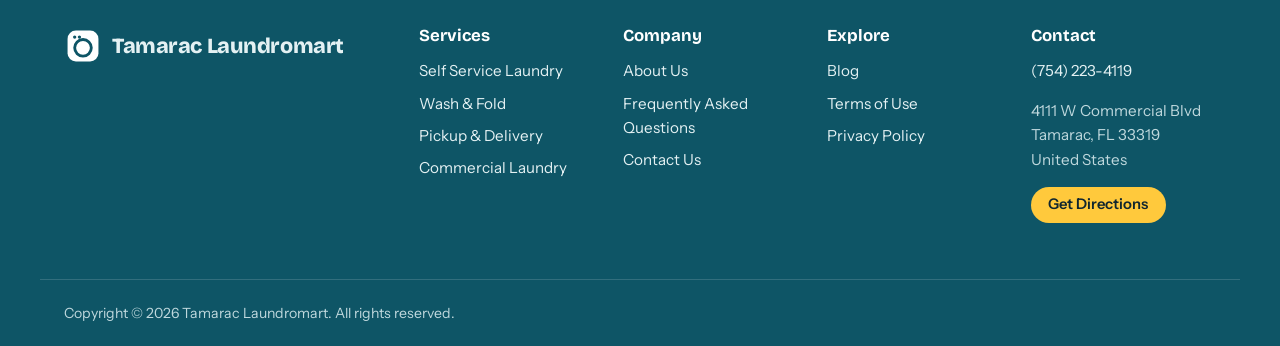
<file: public/blog/how-to-read-laundry-care-labels/index.html>
<!DOCTYPE html>
<html lang="en">
<head>
<meta charset="utf-8">
<meta name="viewport" content="width=device-width, initial-scale=1">
<title>How to Read Laundry Care Labels (Without a Decoder Ring) | Tamarac Laundromart</title>
<meta name="description" content="Those little symbols on your clothing tags tell you exactly how to wash, dry and iron each item. Here is a quick guide.">
<link rel="canonical" href="https://tamaraclaundromart.com/blog/how-to-read-laundry-care-labels/">
<meta property="og:type" content="website">
<meta property="og:title" content="How to Read Laundry Care Labels (Without a Decoder Ring) | Tamarac Laundromart">
<meta property="og:description" content="Those little symbols on your clothing tags tell you exactly how to wash, dry and iron each item. Here is a quick guide.">
<meta property="og:url" content="https://tamaraclaundromart.com/blog/how-to-read-laundry-care-labels/">
<meta property="og:image" content="https://tamaraclaundromart.com/assets/img/storefront.jpg">
<meta name="theme-color" content="#0E5566">
<link rel="icon" href="/assets/img/favicon.svg" type="image/svg+xml">
<link rel="icon" href="/assets/img/favicon-32.png" type="image/png" sizes="32x32">
<link rel="apple-touch-icon" href="/assets/img/apple-touch-icon.png">
<link rel="preconnect" href="https://fonts.googleapis.com">
<link rel="preconnect" href="https://fonts.gstatic.com" crossorigin>
<link href="https://fonts.googleapis.com/css2?family=Bricolage+Grotesque:opsz,wght@12..96,500..800&amp;family=Instrument+Sans:wght@400;500;600;700&amp;display=swap" rel="stylesheet">
<link rel="stylesheet" href="/assets/css/styles.css?v=81c760a48d">
<script type="application/ld+json">{"@context": "https://schema.org", "@type": "Laundromat", "name": "Tamarac Laundromart", "telephone": "(754) 223-4119", "email": null, "url": "https://tamaraclaundromart.com", "logo": "https://tamaraclaundromart.com/assets/img/logo-mark-512.png", "image": "https://tamaraclaundromart.com/assets/img/storefront.jpg", "address": {"@type": "PostalAddress", "streetAddress": "4111 W Commercial Blvd", "addressLocality": "Tamarac", "addressRegion": "FL", "postalCode": "33319", "addressCountry": "United States"}}</script><script type="application/ld+json">{"@context": "https://schema.org", "@type": "BlogPosting", "headline": "How to Read Laundry Care Labels (Without a Decoder Ring)", "datePublished": "2026-09-01", "description": "Those little symbols on your clothing tags tell you exactly how to wash, dry and iron each item. Here is a quick guide."}</script>
<script>window.SITE={"tawkProperty": "", "tawkWidget": "", "formEndpoint": "", "email": "", "pickupUrl": "", "zips": {"33319": "Tamarac", "33320": "Tamarac", "33321": "Tamarac", "33351": "Tamarac"}};</script>
<script src="/assets/js/main.js?v=f5795415dc" defer></script>
</head>
<body class="">

<a class="skip-link" href="#main">Skip to content</a>
<div class="utility-bar">
  <div class="container utility-inner">
    <p class="utility-note">Tamarac laundry, done right.</p>
    <ul class="utility-links">
      <li><a class="utility-cta" href="#">Need a Delivery or Pickup?</a></li>
    </ul>
  </div>
</div>
<header class="site-header">
  <div class="container header-inner">
    <a class="logo" href="/" aria-label="Tamarac Laundromart home"><span class="logo-mark" aria-hidden="true"><svg viewBox="0 0 32 32"><rect x="3" y="3" width="26" height="26" rx="7" fill="currentColor"/><circle class="lm-ring" cx="16" cy="17.5" r="7" fill="none" stroke="#fff" stroke-width="2.4"/><circle class="lm-dot" cx="9" cy="8.5" r="1.4" fill="#fff"/><circle class="lm-dot" cx="13" cy="8.5" r="1.4" fill="#fff"/></svg></span><span class="logo-text">Tamarac Laundromart</span></a>
    <div class="header-info">
      <a class="info-chip" href="https://www.google.com/maps/dir/?api=1&amp;destination=4111+W+Commercial+Blvd%2C+Tamarac%2C+FL%2C+33319" target="_blank" rel="noopener">
        <svg viewBox="0 0 24 24" aria-hidden="true"><path d="M12 2a7 7 0 0 0-7 7c0 5 7 13 7 13s7-8 7-13a7 7 0 0 0-7-7zm0 9.5A2.5 2.5 0 1 1 12 6.5a2.5 2.5 0 0 1 0 5z" fill="currentColor"/></svg>
        <span>4111 W Commercial Blvd<small>Get directions</small></span></a>
      <div class="info-chip hours-chip">
        <svg viewBox="0 0 24 24" aria-hidden="true"><circle cx="12" cy="12" r="9" fill="none" stroke="currentColor" stroke-width="2"/><path d="M12 7v5l3 2" fill="none" stroke="currentColor" stroke-width="2"/></svg>
        <span class="hours-lines"><span>Sun – Thu: 7am &ndash; 11pm</span><span>Fri &amp; Sat: Open 24 hours</span></span></div>
      <a class="info-chip phone-chip" href="tel:7542234119">
        <svg viewBox="0 0 24 24" aria-hidden="true"><path d="M6.6 10.8a15.1 15.1 0 0 0 6.6 6.6l2.2-2.2a1 1 0 0 1 1-.25 11.4 11.4 0 0 0 3.6.57 1 1 0 0 1 1 1V20a1 1 0 0 1-1 1A17 17 0 0 1 3 4a1 1 0 0 1 1-1h3.5a1 1 0 0 1 1 1c0 1.25.2 2.45.57 3.57a1 1 0 0 1-.25 1z" fill="currentColor"/></svg>
        <span>(754) 223-4119</span></a>
      <a class="btn btn-accent header-cta" href="#">Need a Delivery or Pickup?</a>
    </div>
    <div class="header-mobile-actions">
      <a class="icon-btn" href="tel:7542234119" aria-label="Call us">
        <svg viewBox="0 0 24 24" aria-hidden="true"><path d="M6.6 10.8a15.1 15.1 0 0 0 6.6 6.6l2.2-2.2a1 1 0 0 1 1-.25 11.4 11.4 0 0 0 3.6.57 1 1 0 0 1 1 1V20a1 1 0 0 1-1 1A17 17 0 0 1 3 4a1 1 0 0 1 1-1h3.5a1 1 0 0 1 1 1c0 1.25.2 2.45.57 3.57a1 1 0 0 1-.25 1z" fill="currentColor"/></svg></a>
      <button class="icon-btn menu-toggle" aria-expanded="false" aria-controls="mobile-nav" aria-label="Open menu">
        <span class="burger" aria-hidden="true"><i></i><i></i><i></i></span></button>
    </div>
  </div>
  <nav class="main-nav" aria-label="Main">
    <div class="container"><ul class="nav-list"><li class="nav-item"><a href="/self-service-laundry/">Self Service Laundry</a></li><li class="nav-item"><a href="/wash-and-fold/">Wash &amp; Fold</a></li><li class="nav-item"><a href="/pickup-and-delivery/">Pickup &amp; Delivery</a></li><li class="nav-item"><a href="/commercial-laundry/">Commercial Laundry</a></li><li class="nav-item is-active"><a href="/blog/">Blog</a></li><li class="nav-item has-sub"><a href="/about-us/">About Us</a><button class="sub-toggle" aria-expanded="false" aria-label="Show About Us menu"><svg viewBox="0 0 12 12" aria-hidden="true"><path d="M2 4l4 4 4-4" fill="none" stroke="currentColor" stroke-width="1.8"/></svg></button><ul class="sub-menu"><li><a href="/about-us/faq/">Frequently Asked Questions</a></li><li><a href="/about-us/contact-us/">Contact Us</a></li></ul></li></ul></div>
  </nav>
  <div class="mobile-nav" id="mobile-nav" hidden>
    <div class="m-panel is-root" id="m-panel-root">
      <ul><li><a href="/self-service-laundry/">Self Service Laundry</a></li><li><a href="/wash-and-fold/">Wash &amp; Fold</a></li><li><a href="/pickup-and-delivery/">Pickup &amp; Delivery</a></li><li><a href="/commercial-laundry/">Commercial Laundry</a></li><li><a href="/blog/">Blog</a></li><li><button class="m-forward" data-panel="m-panel-5">About Us<svg viewBox="0 0 12 12" aria-hidden="true"><path d="M4 2l4 4-4 4" fill="none" stroke="currentColor" stroke-width="1.8"/></svg></button></li></ul>
      <div class="m-contact">
        <a class="btn btn-accent btn-block" href="#">Need a Delivery or Pickup?</a>
        <a class="btn btn-outline btn-block" href="tel:7542234119">Call (754) 223-4119</a>
        <a class="btn btn-outline btn-block" href="https://www.google.com/maps/dir/?api=1&amp;destination=4111+W+Commercial+Blvd%2C+Tamarac%2C+FL%2C+33319" target="_blank" rel="noopener">Get Directions</a>
        <ul class="m-hours"><li><strong>Sun – Thu:</strong> 7am &ndash; 11pm <small>(Last wash: 10pm)</small></li><li><strong>Fri &amp; Sat:</strong> Open 24 hours</li></ul>
      </div>
    </div>
    <div class="m-panel" id="m-panel-5" hidden><button class="m-back"><svg viewBox="0 0 12 12" aria-hidden="true"><path d="M8 2L4 6l4 4" fill="none" stroke="currentColor" stroke-width="1.8"/></svg> Back</button><p class="m-panel-title">About Us</p><ul><li><a href="/about-us/">About Us Main Page</a></li><li><a href="/about-us/faq/">Frequently Asked Questions</a></li><li><a href="/about-us/contact-us/">Contact Us</a></li></ul></div>
  </div>
</header>
<main id="main">

<article class="section post">
  <div class="container narrow">
    <nav class="breadcrumbs" aria-label="Breadcrumb"><ol><li><a href="/">Home</a></li><li><a href="/blog/">Blog</a></li><li aria-current="page">How to Read Laundry Care Labels (Without a Decoder Ring)</li></ol></nav>
    <p class="blog-meta"><span class="chip">Laundry Tips</span><time datetime="2026-09-01">September 1, 2026</time></p>
    <h1>How to Read Laundry Care Labels (Without a Decoder Ring)</h1>
    <div class="post-media"><img src="/assets/img/folded.jpg" alt="" class="cover" loading="eager" decoding="async"></div>
    <div class="prose"><p>Almost every piece of clothing carries a care label, and the symbols on it follow a simple system. Once you know the five basic shapes, you can read any tag in seconds.</p><h2>The five basic symbols</h2><ul><li><strong>Tub of water</strong> &ndash; washing. Dots inside show the maximum temperature: one dot is cold, more dots mean warmer.</li><li><strong>Triangle</strong> &ndash; bleaching. An empty triangle means any bleach is fine; a crossed-out triangle means none.</li><li><strong>Square</strong> &ndash; drying. A circle inside the square means tumble dry; dots show the heat setting.</li><li><strong>Iron</strong> &ndash; ironing, with dots for heat level.</li><li><strong>Circle</strong> &ndash; professional dry cleaning.</li></ul><h2>When in doubt</h2><p>If a label is missing or faded, wash in cold water on a gentle cycle and air dry. It is the safest default for almost any fabric.</p><p>Prefer to skip the guesswork entirely? Our wash &amp; fold team follows the care instructions on every item for you.</p></div>
    <div class="btn-row"><a class="btn btn-accent" href="#">Need a Delivery or Pickup?</a><a class="btn btn-outline" href="/blog/">Back to Blog</a></div>
  </div>
</article>
<section class="section tone-soft"><div class="container"><div class="section-head"><h2>More from the blog</h2></div>
<div class="blog-grid"><article class="blog-card" data-cat="pickup-delivery"><a href="/blog/what-to-expect-from-laundry-pickup-and-delivery/" class="blog-card-media"><img src="/assets/img/van.jpg" alt="" class="cover" loading="lazy" decoding="async"></a><div class="blog-card-body"><p class="blog-meta"><span class="chip">Pickup &amp; Delivery</span><time datetime="2026-08-15">August 15, 2026</time></p><h3><a href="/blog/what-to-expect-from-laundry-pickup-and-delivery/">What to Expect From Your First Laundry Pickup &amp; Delivery</a></h3><p>Trying pickup and delivery for the first time? Here is how it works from scheduling to getting your clothes back folded.</p><a class="arrow-link" href="/blog/what-to-expect-from-laundry-pickup-and-delivery/">Read the article</a></div></article><article class="blog-card" data-cat="laundry-tips"><a href="/blog/tips-for-a-faster-laundromat-visit/" class="blog-card-media"><img src="/assets/img/store-3.jpg" alt="" class="cover" loading="lazy" decoding="async"></a><div class="blog-card-body"><p class="blog-meta"><span class="chip">Laundry Tips</span><time datetime="2026-07-20">July 20, 2026</time></p><h3><a href="/blog/tips-for-a-faster-laundromat-visit/">Four Tips for a Faster Laundromat Visit</a></h3><p>A little prep at home can cut your laundromat trip in half. Try these four easy habits.</p><a class="arrow-link" href="/blog/tips-for-a-faster-laundromat-visit/">Read the article</a></div></article></div></div></section>
</main>

<section class="contact-band" aria-labelledby="contact-band-title">
  <div class="container contact-band-grid">
    <div class="contact-band-info">
      <h2 id="contact-band-title">Tamarac Laundromart</h2>
      <ul class="contact-list">
        <li><svg viewBox="0 0 24 24" aria-hidden="true"><path d="M12 2a7 7 0 0 0-7 7c0 5 7 13 7 13s7-8 7-13a7 7 0 0 0-7-7zm0 9.5A2.5 2.5 0 1 1 12 6.5a2.5 2.5 0 0 1 0 5z" fill="currentColor"/></svg>
          <span>4111 W Commercial Blvd<br>Tamarac, FL 33319</span></li>
        <li><svg viewBox="0 0 24 24" aria-hidden="true"><path d="M6.6 10.8a15.1 15.1 0 0 0 6.6 6.6l2.2-2.2a1 1 0 0 1 1-.25 11.4 11.4 0 0 0 3.6.57 1 1 0 0 1 1 1V20a1 1 0 0 1-1 1A17 17 0 0 1 3 4a1 1 0 0 1 1-1h3.5a1 1 0 0 1 1 1c0 1.25.2 2.45.57 3.57a1 1 0 0 1-.25 1z" fill="currentColor"/></svg>
          <a href="tel:7542234119">(754) 223-4119</a></li>
        <li><svg viewBox="0 0 24 24" aria-hidden="true"><circle cx="12" cy="12" r="9" fill="none" stroke="currentColor" stroke-width="2"/><path d="M12 7v5l3 2" fill="none" stroke="currentColor" stroke-width="2"/></svg>
          <ul class="hours-list"><li><strong>Sun – Thu:</strong> 7am &ndash; 11pm <small>(Last wash: 10pm)</small></li><li><strong>Fri &amp; Sat:</strong> Open 24 hours</li></ul></li>
      </ul>
      <div class="btn-row">
        <a class="btn btn-primary" href="https://www.google.com/maps/dir/?api=1&amp;destination=4111+W+Commercial+Blvd%2C+Tamarac%2C+FL%2C+33319" target="_blank" rel="noopener">Get Directions</a>
        <a class="btn btn-outline" href="/about-us/contact-us/">Send a Message</a>
      </div>
    </div>
    <div class="contact-band-map"><iframe class="map-frame" title="Map to Tamarac Laundromart" loading="lazy" referrerpolicy="no-referrer-when-downgrade" src="https://www.google.com/maps?q=4111+W+Commercial+Blvd%2C+Tamarac%2C+FL%2C+33319&amp;output=embed"></iframe></div>
  </div>
</section>

<footer class="site-footer">
  <div class="container footer-grid">
    <div class="footer-brand">
      <a class="logo logo-light" href="/"><span class="logo-mark" aria-hidden="true"><svg viewBox="0 0 32 32"><rect x="3" y="3" width="26" height="26" rx="7" fill="currentColor"/><circle class="lm-ring" cx="16" cy="17.5" r="7" fill="none" stroke="#fff" stroke-width="2.4"/><circle class="lm-dot" cx="9" cy="8.5" r="1.4" fill="#fff"/><circle class="lm-dot" cx="13" cy="8.5" r="1.4" fill="#fff"/></svg></span><span class="logo-text">Tamarac Laundromart</span></a>
      
      <div class="social"></div>
    </div>
    <div class="footer-col"><h2>Services</h2><ul><li><a href="/self-service-laundry/">Self Service Laundry</a></li><li><a href="/wash-and-fold/">Wash &amp; Fold</a></li><li><a href="/pickup-and-delivery/">Pickup &amp; Delivery</a></li><li><a href="/commercial-laundry/">Commercial Laundry</a></li></ul></div>
    <div class="footer-col"><h2>Company</h2><ul><li><a href="/about-us/">About Us</a></li><li><a href="/about-us/faq/">Frequently Asked Questions</a></li><li><a href="/about-us/contact-us/">Contact Us</a></li></ul></div>
    <div class="footer-col"><h2>Explore</h2><ul><li><a href="/blog/">Blog</a></li><li><a href="/terms-of-use/">Terms of Use</a></li><li><a href="/privacy-policy/">Privacy Policy</a></li></ul></div>
    <div class="footer-col">
      <h2>Contact</h2>
      <p><a href="tel:7542234119">(754) 223-4119</a></p>
      <p>4111 W Commercial Blvd<br>Tamarac, FL 33319<br>United States</p>
      <a class="btn btn-accent btn-sm" href="https://www.google.com/maps/dir/?api=1&amp;destination=4111+W+Commercial+Blvd%2C+Tamarac%2C+FL%2C+33319" target="_blank" rel="noopener">Get Directions</a>
    </div>
  </div>
  <div class="container footer-bottom">
    <p>Copyright &copy; <span data-year>2026</span> Tamarac Laundromart. All rights reserved.</p>
  </div>
</footer>
</body>
</html>
</file>
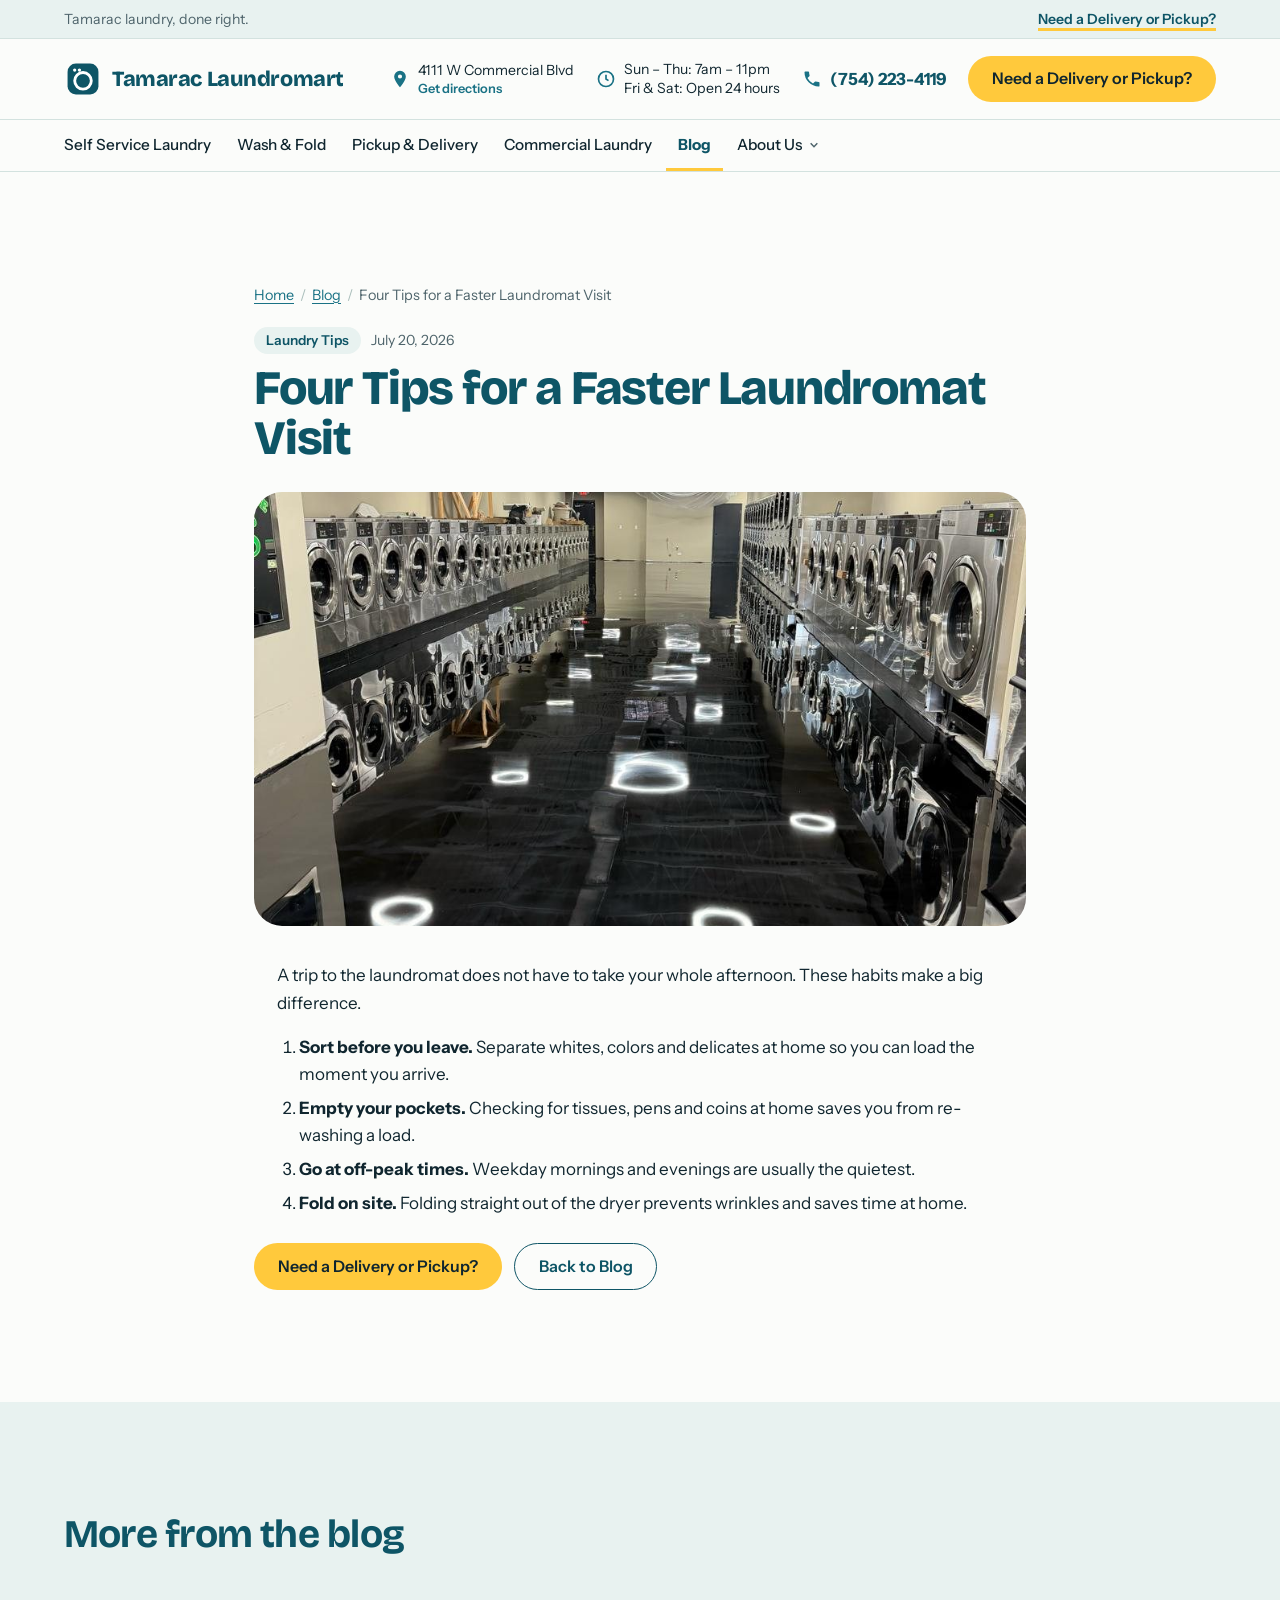
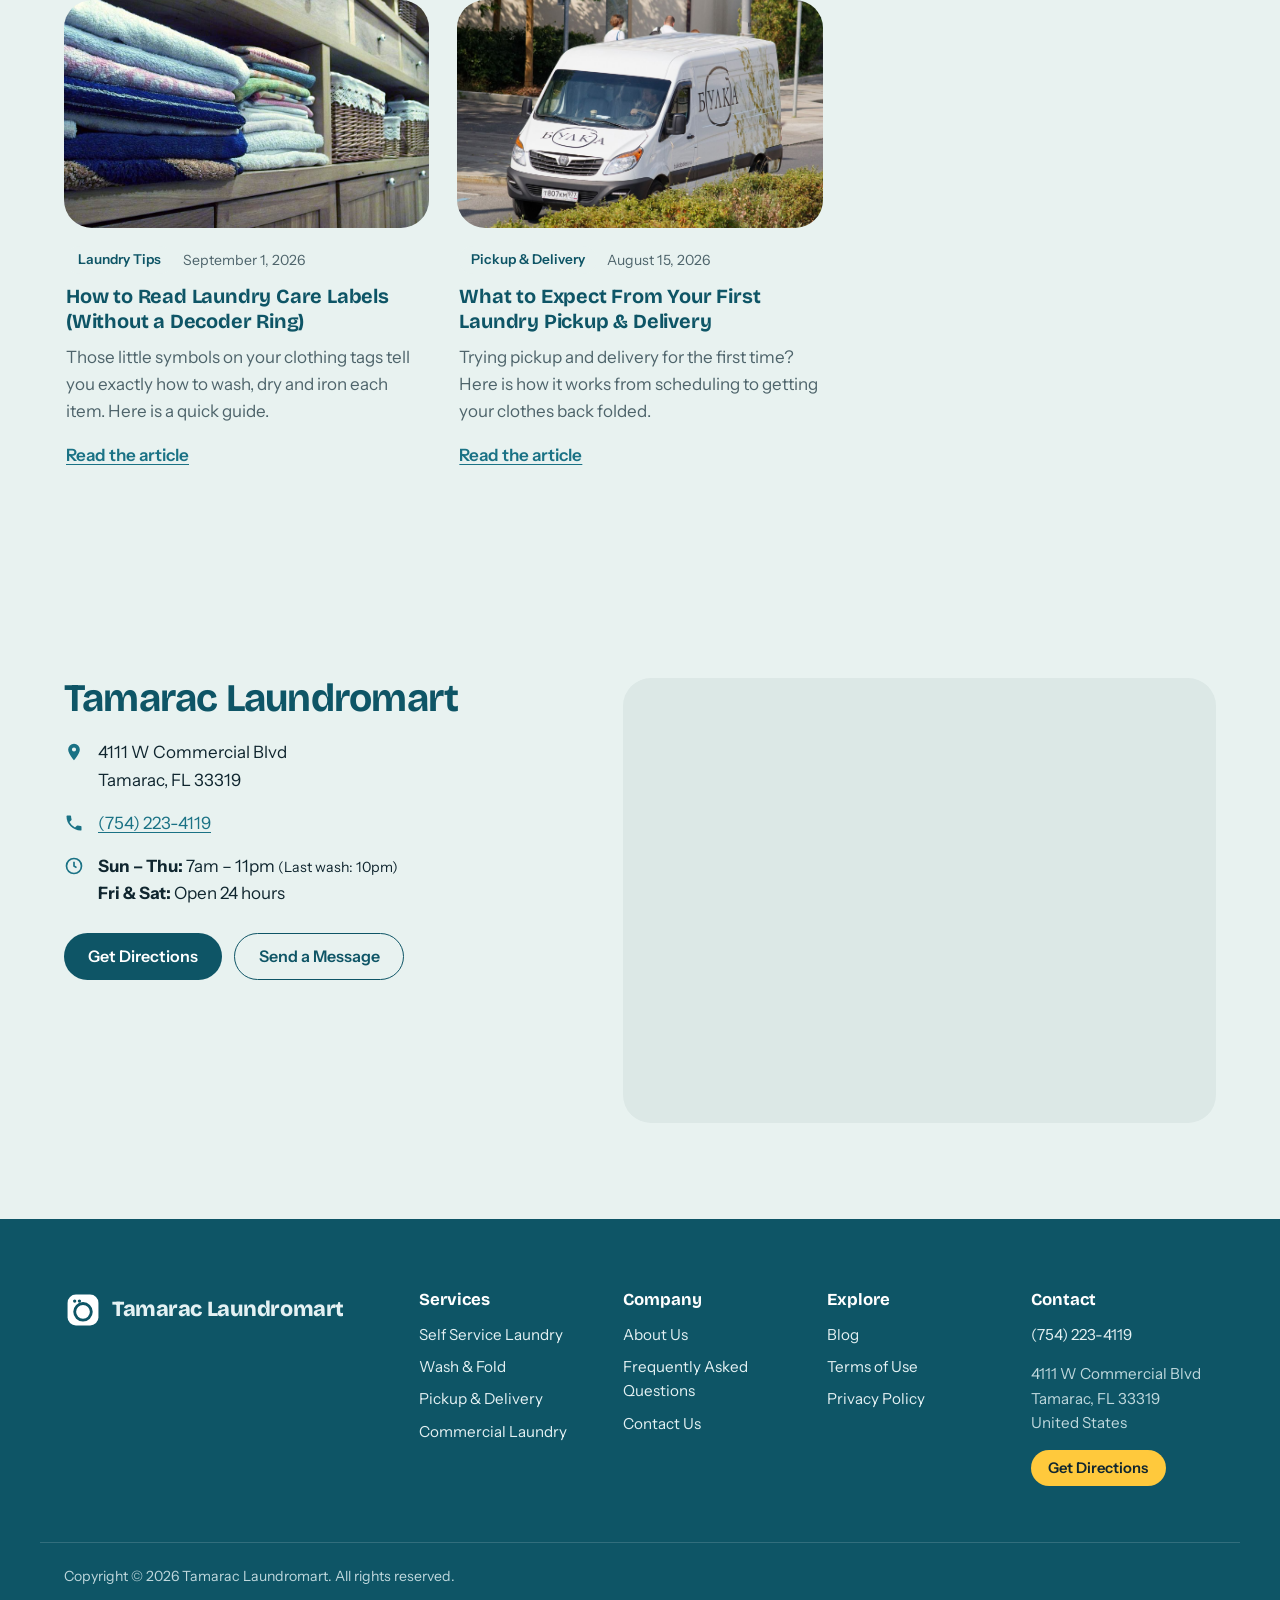
<file: public/blog/tips-for-a-faster-laundromat-visit/index.html>
<!DOCTYPE html>
<html lang="en">
<head>
<meta charset="utf-8">
<meta name="viewport" content="width=device-width, initial-scale=1">
<title>Four Tips for a Faster Laundromat Visit | Tamarac Laundromart</title>
<meta name="description" content="A little prep at home can cut your laundromat trip in half. Try these four easy habits.">
<link rel="canonical" href="https://tamaraclaundromart.com/blog/tips-for-a-faster-laundromat-visit/">
<meta property="og:type" content="website">
<meta property="og:title" content="Four Tips for a Faster Laundromat Visit | Tamarac Laundromart">
<meta property="og:description" content="A little prep at home can cut your laundromat trip in half. Try these four easy habits.">
<meta property="og:url" content="https://tamaraclaundromart.com/blog/tips-for-a-faster-laundromat-visit/">
<meta property="og:image" content="https://tamaraclaundromart.com/assets/img/storefront.jpg">
<meta name="theme-color" content="#0E5566">
<link rel="icon" href="/assets/img/favicon.svg" type="image/svg+xml">
<link rel="icon" href="/assets/img/favicon-32.png" type="image/png" sizes="32x32">
<link rel="apple-touch-icon" href="/assets/img/apple-touch-icon.png">
<link rel="preconnect" href="https://fonts.googleapis.com">
<link rel="preconnect" href="https://fonts.gstatic.com" crossorigin>
<link href="https://fonts.googleapis.com/css2?family=Bricolage+Grotesque:opsz,wght@12..96,500..800&amp;family=Instrument+Sans:wght@400;500;600;700&amp;display=swap" rel="stylesheet">
<link rel="stylesheet" href="/assets/css/styles.css?v=81c760a48d">
<script type="application/ld+json">{"@context": "https://schema.org", "@type": "Laundromat", "name": "Tamarac Laundromart", "telephone": "(754) 223-4119", "email": null, "url": "https://tamaraclaundromart.com", "logo": "https://tamaraclaundromart.com/assets/img/logo-mark-512.png", "image": "https://tamaraclaundromart.com/assets/img/storefront.jpg", "address": {"@type": "PostalAddress", "streetAddress": "4111 W Commercial Blvd", "addressLocality": "Tamarac", "addressRegion": "FL", "postalCode": "33319", "addressCountry": "United States"}}</script><script type="application/ld+json">{"@context": "https://schema.org", "@type": "BlogPosting", "headline": "Four Tips for a Faster Laundromat Visit", "datePublished": "2026-07-20", "description": "A little prep at home can cut your laundromat trip in half. Try these four easy habits."}</script>
<script>window.SITE={"tawkProperty": "", "tawkWidget": "", "formEndpoint": "", "email": "", "pickupUrl": "", "zips": {"33319": "Tamarac", "33320": "Tamarac", "33321": "Tamarac", "33351": "Tamarac"}};</script>
<script src="/assets/js/main.js?v=f5795415dc" defer></script>
</head>
<body class="">

<a class="skip-link" href="#main">Skip to content</a>
<div class="utility-bar">
  <div class="container utility-inner">
    <p class="utility-note">Tamarac laundry, done right.</p>
    <ul class="utility-links">
      <li><a class="utility-cta" href="#">Need a Delivery or Pickup?</a></li>
    </ul>
  </div>
</div>
<header class="site-header">
  <div class="container header-inner">
    <a class="logo" href="/" aria-label="Tamarac Laundromart home"><span class="logo-mark" aria-hidden="true"><svg viewBox="0 0 32 32"><rect x="3" y="3" width="26" height="26" rx="7" fill="currentColor"/><circle class="lm-ring" cx="16" cy="17.5" r="7" fill="none" stroke="#fff" stroke-width="2.4"/><circle class="lm-dot" cx="9" cy="8.5" r="1.4" fill="#fff"/><circle class="lm-dot" cx="13" cy="8.5" r="1.4" fill="#fff"/></svg></span><span class="logo-text">Tamarac Laundromart</span></a>
    <div class="header-info">
      <a class="info-chip" href="https://www.google.com/maps/dir/?api=1&amp;destination=4111+W+Commercial+Blvd%2C+Tamarac%2C+FL%2C+33319" target="_blank" rel="noopener">
        <svg viewBox="0 0 24 24" aria-hidden="true"><path d="M12 2a7 7 0 0 0-7 7c0 5 7 13 7 13s7-8 7-13a7 7 0 0 0-7-7zm0 9.5A2.5 2.5 0 1 1 12 6.5a2.5 2.5 0 0 1 0 5z" fill="currentColor"/></svg>
        <span>4111 W Commercial Blvd<small>Get directions</small></span></a>
      <div class="info-chip hours-chip">
        <svg viewBox="0 0 24 24" aria-hidden="true"><circle cx="12" cy="12" r="9" fill="none" stroke="currentColor" stroke-width="2"/><path d="M12 7v5l3 2" fill="none" stroke="currentColor" stroke-width="2"/></svg>
        <span class="hours-lines"><span>Sun – Thu: 7am &ndash; 11pm</span><span>Fri &amp; Sat: Open 24 hours</span></span></div>
      <a class="info-chip phone-chip" href="tel:7542234119">
        <svg viewBox="0 0 24 24" aria-hidden="true"><path d="M6.6 10.8a15.1 15.1 0 0 0 6.6 6.6l2.2-2.2a1 1 0 0 1 1-.25 11.4 11.4 0 0 0 3.6.57 1 1 0 0 1 1 1V20a1 1 0 0 1-1 1A17 17 0 0 1 3 4a1 1 0 0 1 1-1h3.5a1 1 0 0 1 1 1c0 1.25.2 2.45.57 3.57a1 1 0 0 1-.25 1z" fill="currentColor"/></svg>
        <span>(754) 223-4119</span></a>
      <a class="btn btn-accent header-cta" href="#">Need a Delivery or Pickup?</a>
    </div>
    <div class="header-mobile-actions">
      <a class="icon-btn" href="tel:7542234119" aria-label="Call us">
        <svg viewBox="0 0 24 24" aria-hidden="true"><path d="M6.6 10.8a15.1 15.1 0 0 0 6.6 6.6l2.2-2.2a1 1 0 0 1 1-.25 11.4 11.4 0 0 0 3.6.57 1 1 0 0 1 1 1V20a1 1 0 0 1-1 1A17 17 0 0 1 3 4a1 1 0 0 1 1-1h3.5a1 1 0 0 1 1 1c0 1.25.2 2.45.57 3.57a1 1 0 0 1-.25 1z" fill="currentColor"/></svg></a>
      <button class="icon-btn menu-toggle" aria-expanded="false" aria-controls="mobile-nav" aria-label="Open menu">
        <span class="burger" aria-hidden="true"><i></i><i></i><i></i></span></button>
    </div>
  </div>
  <nav class="main-nav" aria-label="Main">
    <div class="container"><ul class="nav-list"><li class="nav-item"><a href="/self-service-laundry/">Self Service Laundry</a></li><li class="nav-item"><a href="/wash-and-fold/">Wash &amp; Fold</a></li><li class="nav-item"><a href="/pickup-and-delivery/">Pickup &amp; Delivery</a></li><li class="nav-item"><a href="/commercial-laundry/">Commercial Laundry</a></li><li class="nav-item is-active"><a href="/blog/">Blog</a></li><li class="nav-item has-sub"><a href="/about-us/">About Us</a><button class="sub-toggle" aria-expanded="false" aria-label="Show About Us menu"><svg viewBox="0 0 12 12" aria-hidden="true"><path d="M2 4l4 4 4-4" fill="none" stroke="currentColor" stroke-width="1.8"/></svg></button><ul class="sub-menu"><li><a href="/about-us/faq/">Frequently Asked Questions</a></li><li><a href="/about-us/contact-us/">Contact Us</a></li></ul></li></ul></div>
  </nav>
  <div class="mobile-nav" id="mobile-nav" hidden>
    <div class="m-panel is-root" id="m-panel-root">
      <ul><li><a href="/self-service-laundry/">Self Service Laundry</a></li><li><a href="/wash-and-fold/">Wash &amp; Fold</a></li><li><a href="/pickup-and-delivery/">Pickup &amp; Delivery</a></li><li><a href="/commercial-laundry/">Commercial Laundry</a></li><li><a href="/blog/">Blog</a></li><li><button class="m-forward" data-panel="m-panel-5">About Us<svg viewBox="0 0 12 12" aria-hidden="true"><path d="M4 2l4 4-4 4" fill="none" stroke="currentColor" stroke-width="1.8"/></svg></button></li></ul>
      <div class="m-contact">
        <a class="btn btn-accent btn-block" href="#">Need a Delivery or Pickup?</a>
        <a class="btn btn-outline btn-block" href="tel:7542234119">Call (754) 223-4119</a>
        <a class="btn btn-outline btn-block" href="https://www.google.com/maps/dir/?api=1&amp;destination=4111+W+Commercial+Blvd%2C+Tamarac%2C+FL%2C+33319" target="_blank" rel="noopener">Get Directions</a>
        <ul class="m-hours"><li><strong>Sun – Thu:</strong> 7am &ndash; 11pm <small>(Last wash: 10pm)</small></li><li><strong>Fri &amp; Sat:</strong> Open 24 hours</li></ul>
      </div>
    </div>
    <div class="m-panel" id="m-panel-5" hidden><button class="m-back"><svg viewBox="0 0 12 12" aria-hidden="true"><path d="M8 2L4 6l4 4" fill="none" stroke="currentColor" stroke-width="1.8"/></svg> Back</button><p class="m-panel-title">About Us</p><ul><li><a href="/about-us/">About Us Main Page</a></li><li><a href="/about-us/faq/">Frequently Asked Questions</a></li><li><a href="/about-us/contact-us/">Contact Us</a></li></ul></div>
  </div>
</header>
<main id="main">

<article class="section post">
  <div class="container narrow">
    <nav class="breadcrumbs" aria-label="Breadcrumb"><ol><li><a href="/">Home</a></li><li><a href="/blog/">Blog</a></li><li aria-current="page">Four Tips for a Faster Laundromat Visit</li></ol></nav>
    <p class="blog-meta"><span class="chip">Laundry Tips</span><time datetime="2026-07-20">July 20, 2026</time></p>
    <h1>Four Tips for a Faster Laundromat Visit</h1>
    <div class="post-media"><img src="/assets/img/store-3.jpg" alt="" class="cover" loading="eager" decoding="async"></div>
    <div class="prose"><p>A trip to the laundromat does not have to take your whole afternoon. These habits make a big difference.</p><ol><li><strong>Sort before you leave.</strong> Separate whites, colors and delicates at home so you can load the moment you arrive.</li><li><strong>Empty your pockets.</strong> Checking for tissues, pens and coins at home saves you from re-washing a load.</li><li><strong>Go at off-peak times.</strong> Weekday mornings and evenings are usually the quietest.</li><li><strong>Fold on site.</strong> Folding straight out of the dryer prevents wrinkles and saves time at home.</li></ol></div>
    <div class="btn-row"><a class="btn btn-accent" href="#">Need a Delivery or Pickup?</a><a class="btn btn-outline" href="/blog/">Back to Blog</a></div>
  </div>
</article>
<section class="section tone-soft"><div class="container"><div class="section-head"><h2>More from the blog</h2></div>
<div class="blog-grid"><article class="blog-card" data-cat="laundry-tips"><a href="/blog/how-to-read-laundry-care-labels/" class="blog-card-media"><img src="/assets/img/folded.jpg" alt="" class="cover" loading="lazy" decoding="async"></a><div class="blog-card-body"><p class="blog-meta"><span class="chip">Laundry Tips</span><time datetime="2026-09-01">September 1, 2026</time></p><h3><a href="/blog/how-to-read-laundry-care-labels/">How to Read Laundry Care Labels (Without a Decoder Ring)</a></h3><p>Those little symbols on your clothing tags tell you exactly how to wash, dry and iron each item. Here is a quick guide.</p><a class="arrow-link" href="/blog/how-to-read-laundry-care-labels/">Read the article</a></div></article><article class="blog-card" data-cat="pickup-delivery"><a href="/blog/what-to-expect-from-laundry-pickup-and-delivery/" class="blog-card-media"><img src="/assets/img/van.jpg" alt="" class="cover" loading="lazy" decoding="async"></a><div class="blog-card-body"><p class="blog-meta"><span class="chip">Pickup &amp; Delivery</span><time datetime="2026-08-15">August 15, 2026</time></p><h3><a href="/blog/what-to-expect-from-laundry-pickup-and-delivery/">What to Expect From Your First Laundry Pickup &amp; Delivery</a></h3><p>Trying pickup and delivery for the first time? Here is how it works from scheduling to getting your clothes back folded.</p><a class="arrow-link" href="/blog/what-to-expect-from-laundry-pickup-and-delivery/">Read the article</a></div></article></div></div></section>
</main>

<section class="contact-band" aria-labelledby="contact-band-title">
  <div class="container contact-band-grid">
    <div class="contact-band-info">
      <h2 id="contact-band-title">Tamarac Laundromart</h2>
      <ul class="contact-list">
        <li><svg viewBox="0 0 24 24" aria-hidden="true"><path d="M12 2a7 7 0 0 0-7 7c0 5 7 13 7 13s7-8 7-13a7 7 0 0 0-7-7zm0 9.5A2.5 2.5 0 1 1 12 6.5a2.5 2.5 0 0 1 0 5z" fill="currentColor"/></svg>
          <span>4111 W Commercial Blvd<br>Tamarac, FL 33319</span></li>
        <li><svg viewBox="0 0 24 24" aria-hidden="true"><path d="M6.6 10.8a15.1 15.1 0 0 0 6.6 6.6l2.2-2.2a1 1 0 0 1 1-.25 11.4 11.4 0 0 0 3.6.57 1 1 0 0 1 1 1V20a1 1 0 0 1-1 1A17 17 0 0 1 3 4a1 1 0 0 1 1-1h3.5a1 1 0 0 1 1 1c0 1.25.2 2.45.57 3.57a1 1 0 0 1-.25 1z" fill="currentColor"/></svg>
          <a href="tel:7542234119">(754) 223-4119</a></li>
        <li><svg viewBox="0 0 24 24" aria-hidden="true"><circle cx="12" cy="12" r="9" fill="none" stroke="currentColor" stroke-width="2"/><path d="M12 7v5l3 2" fill="none" stroke="currentColor" stroke-width="2"/></svg>
          <ul class="hours-list"><li><strong>Sun – Thu:</strong> 7am &ndash; 11pm <small>(Last wash: 10pm)</small></li><li><strong>Fri &amp; Sat:</strong> Open 24 hours</li></ul></li>
      </ul>
      <div class="btn-row">
        <a class="btn btn-primary" href="https://www.google.com/maps/dir/?api=1&amp;destination=4111+W+Commercial+Blvd%2C+Tamarac%2C+FL%2C+33319" target="_blank" rel="noopener">Get Directions</a>
        <a class="btn btn-outline" href="/about-us/contact-us/">Send a Message</a>
      </div>
    </div>
    <div class="contact-band-map"><iframe class="map-frame" title="Map to Tamarac Laundromart" loading="lazy" referrerpolicy="no-referrer-when-downgrade" src="https://www.google.com/maps?q=4111+W+Commercial+Blvd%2C+Tamarac%2C+FL%2C+33319&amp;output=embed"></iframe></div>
  </div>
</section>

<footer class="site-footer">
  <div class="container footer-grid">
    <div class="footer-brand">
      <a class="logo logo-light" href="/"><span class="logo-mark" aria-hidden="true"><svg viewBox="0 0 32 32"><rect x="3" y="3" width="26" height="26" rx="7" fill="currentColor"/><circle class="lm-ring" cx="16" cy="17.5" r="7" fill="none" stroke="#fff" stroke-width="2.4"/><circle class="lm-dot" cx="9" cy="8.5" r="1.4" fill="#fff"/><circle class="lm-dot" cx="13" cy="8.5" r="1.4" fill="#fff"/></svg></span><span class="logo-text">Tamarac Laundromart</span></a>
      
      <div class="social"></div>
    </div>
    <div class="footer-col"><h2>Services</h2><ul><li><a href="/self-service-laundry/">Self Service Laundry</a></li><li><a href="/wash-and-fold/">Wash &amp; Fold</a></li><li><a href="/pickup-and-delivery/">Pickup &amp; Delivery</a></li><li><a href="/commercial-laundry/">Commercial Laundry</a></li></ul></div>
    <div class="footer-col"><h2>Company</h2><ul><li><a href="/about-us/">About Us</a></li><li><a href="/about-us/faq/">Frequently Asked Questions</a></li><li><a href="/about-us/contact-us/">Contact Us</a></li></ul></div>
    <div class="footer-col"><h2>Explore</h2><ul><li><a href="/blog/">Blog</a></li><li><a href="/terms-of-use/">Terms of Use</a></li><li><a href="/privacy-policy/">Privacy Policy</a></li></ul></div>
    <div class="footer-col">
      <h2>Contact</h2>
      <p><a href="tel:7542234119">(754) 223-4119</a></p>
      <p>4111 W Commercial Blvd<br>Tamarac, FL 33319<br>United States</p>
      <a class="btn btn-accent btn-sm" href="https://www.google.com/maps/dir/?api=1&amp;destination=4111+W+Commercial+Blvd%2C+Tamarac%2C+FL%2C+33319" target="_blank" rel="noopener">Get Directions</a>
    </div>
  </div>
  <div class="container footer-bottom">
    <p>Copyright &copy; <span data-year>2026</span> Tamarac Laundromart. All rights reserved.</p>
  </div>
</footer>
</body>
</html>
</file>
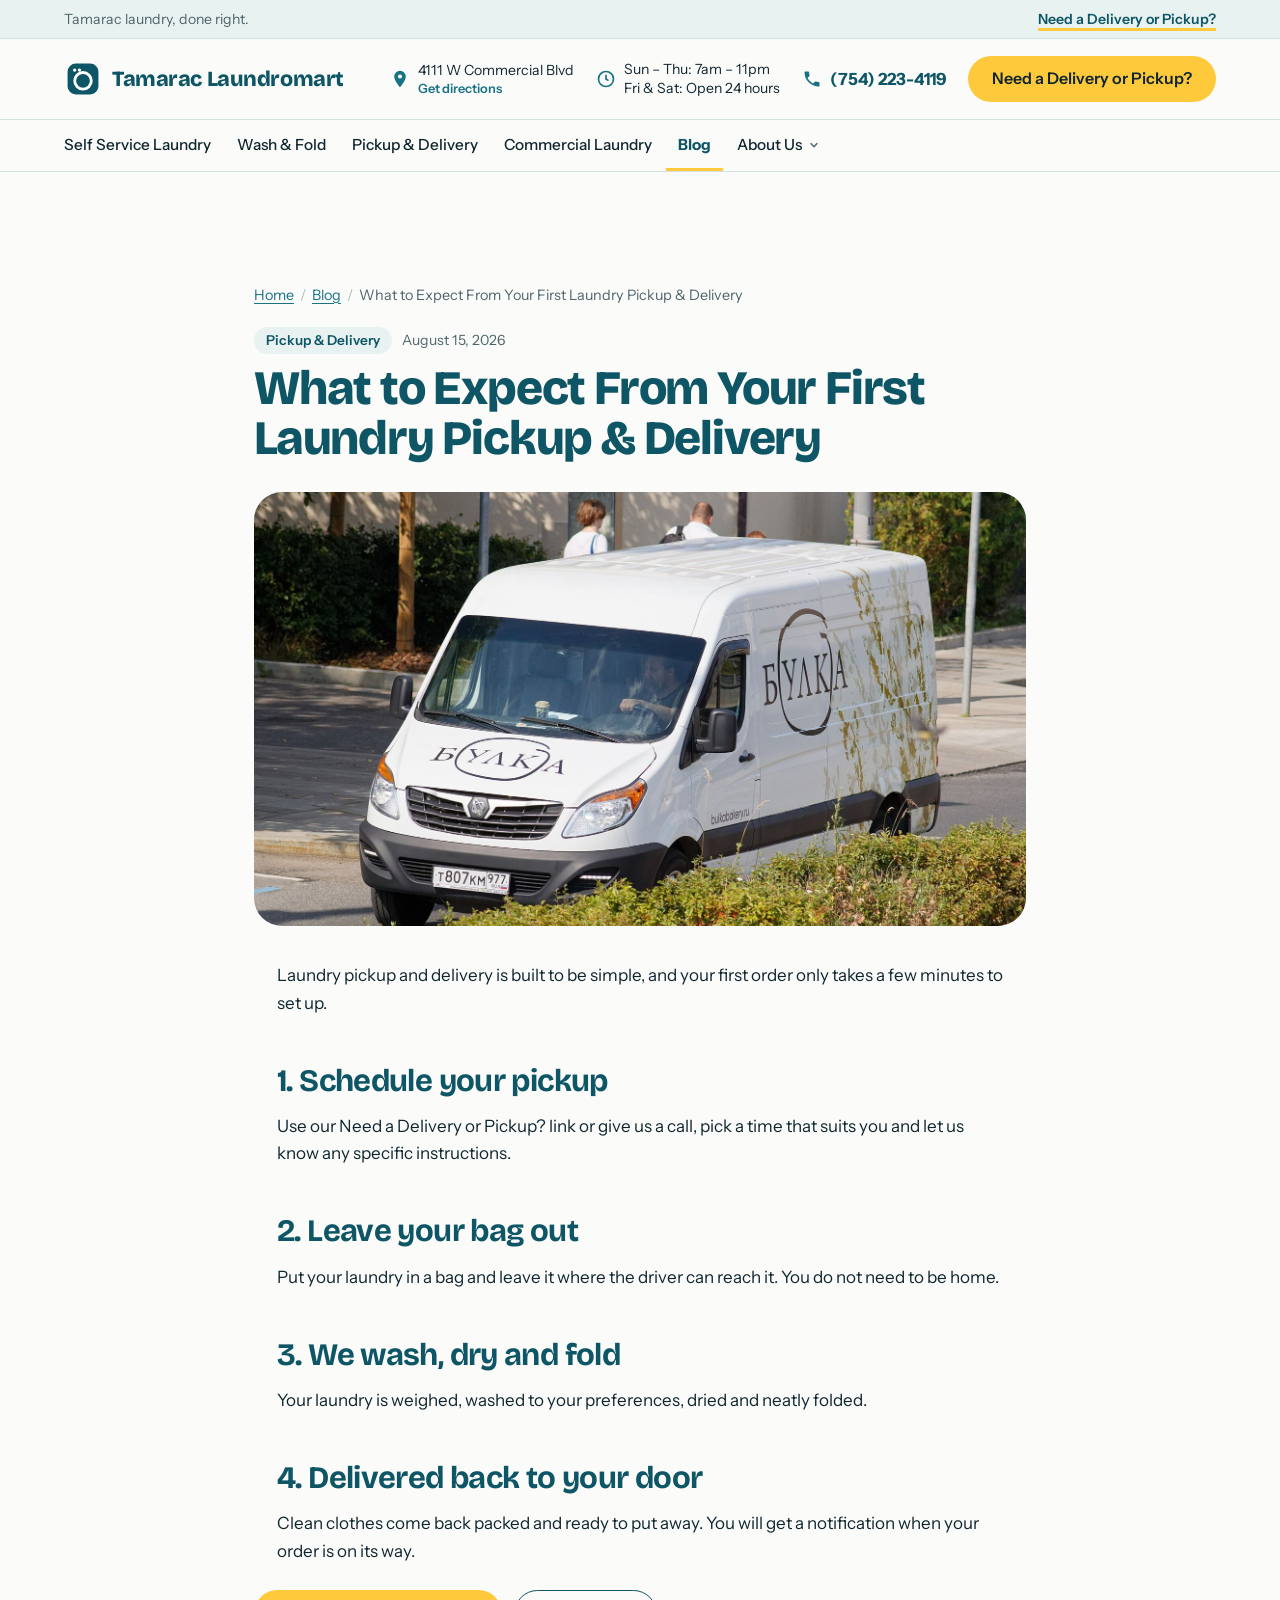
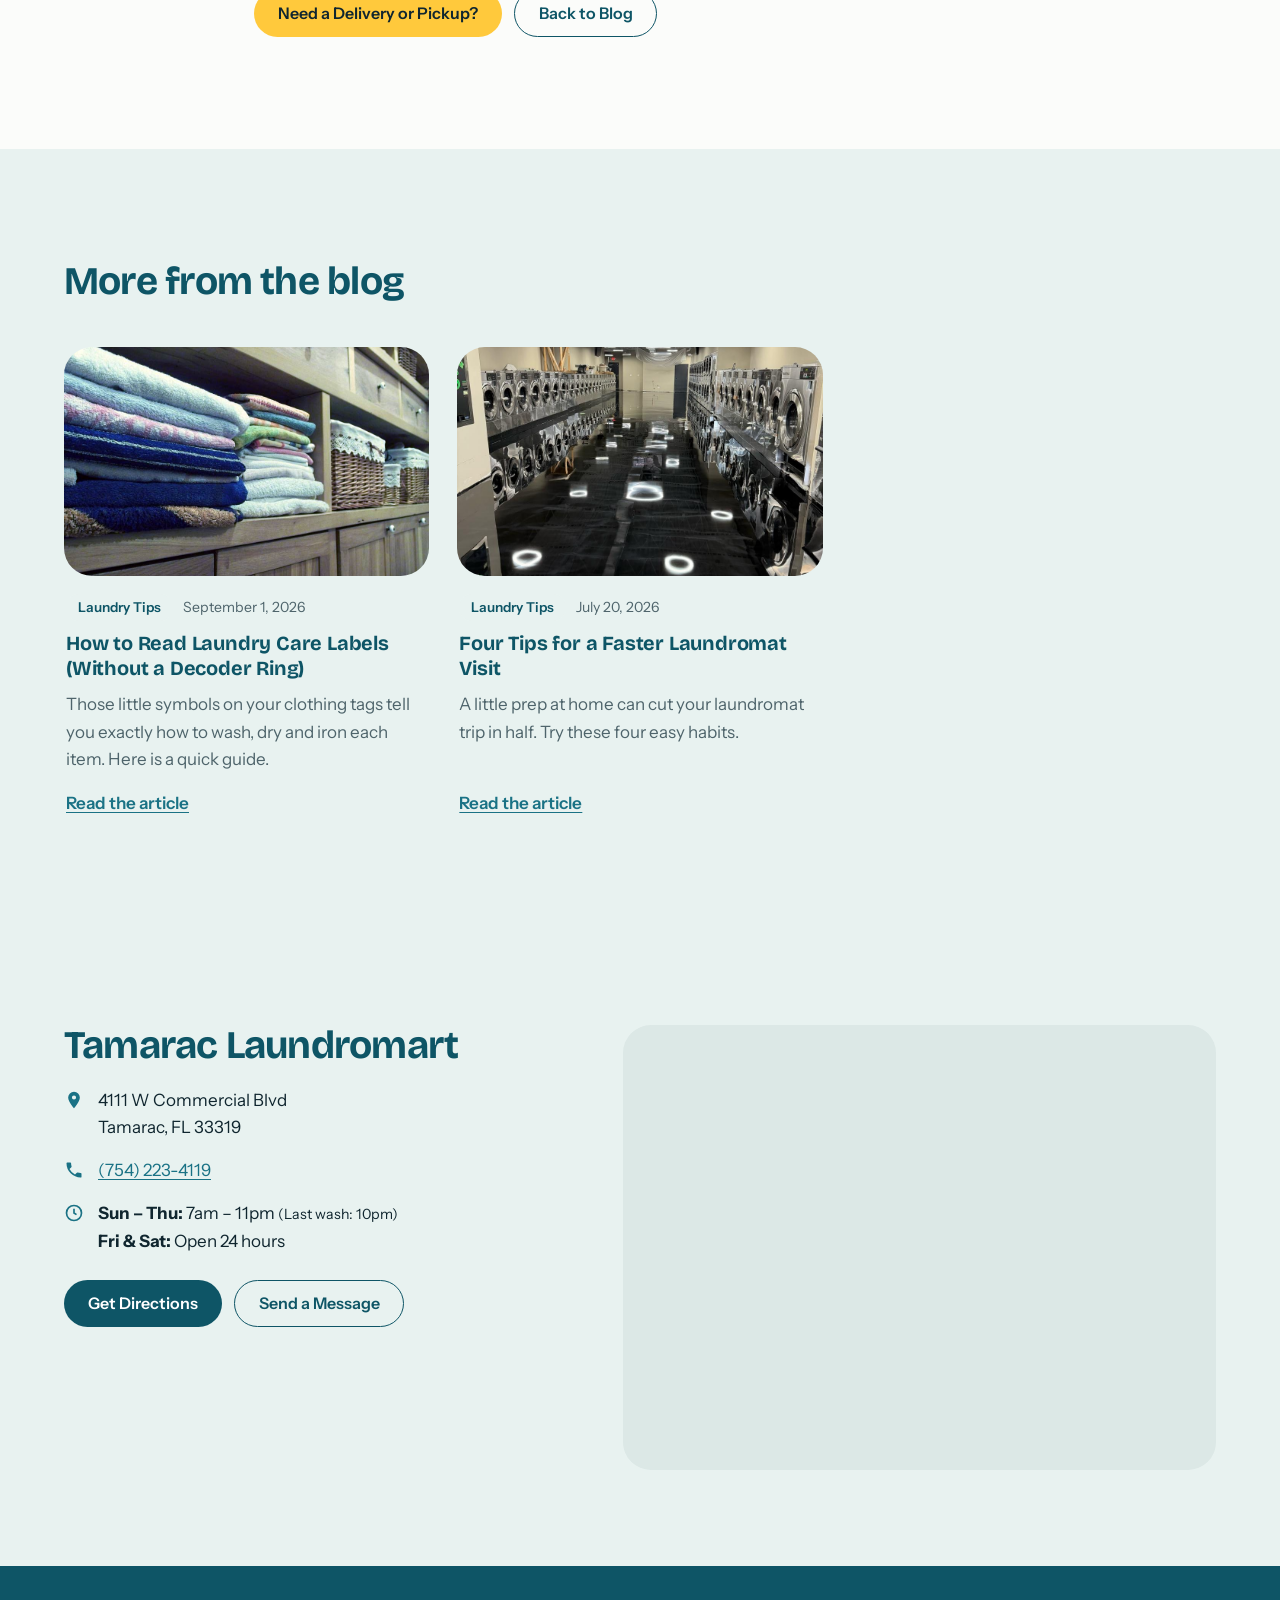
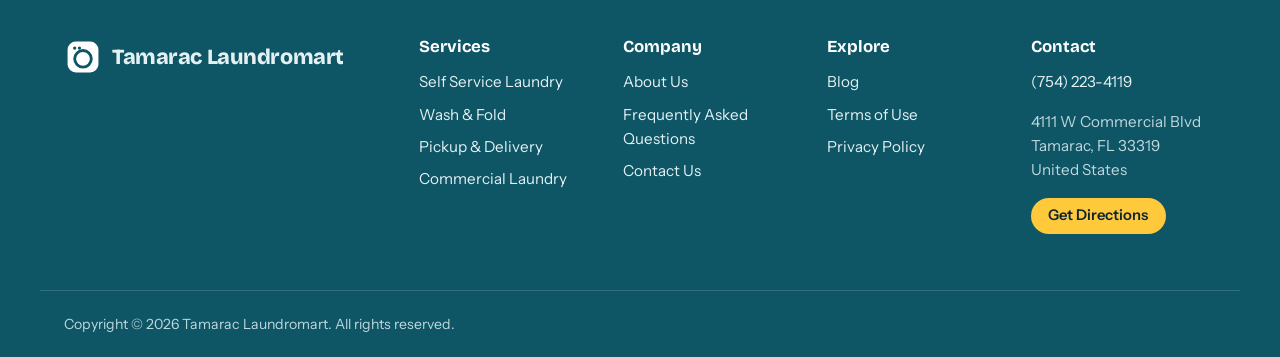
<file: public/blog/what-to-expect-from-laundry-pickup-and-delivery/index.html>
<!DOCTYPE html>
<html lang="en">
<head>
<meta charset="utf-8">
<meta name="viewport" content="width=device-width, initial-scale=1">
<title>What to Expect From Your First Laundry Pickup &amp; Delivery | Tamarac Laundromart</title>
<meta name="description" content="Trying pickup and delivery for the first time? Here is how it works from scheduling to getting your clothes back folded.">
<link rel="canonical" href="https://tamaraclaundromart.com/blog/what-to-expect-from-laundry-pickup-and-delivery/">
<meta property="og:type" content="website">
<meta property="og:title" content="What to Expect From Your First Laundry Pickup &amp; Delivery | Tamarac Laundromart">
<meta property="og:description" content="Trying pickup and delivery for the first time? Here is how it works from scheduling to getting your clothes back folded.">
<meta property="og:url" content="https://tamaraclaundromart.com/blog/what-to-expect-from-laundry-pickup-and-delivery/">
<meta property="og:image" content="https://tamaraclaundromart.com/assets/img/storefront.jpg">
<meta name="theme-color" content="#0E5566">
<link rel="icon" href="/assets/img/favicon.svg" type="image/svg+xml">
<link rel="icon" href="/assets/img/favicon-32.png" type="image/png" sizes="32x32">
<link rel="apple-touch-icon" href="/assets/img/apple-touch-icon.png">
<link rel="preconnect" href="https://fonts.googleapis.com">
<link rel="preconnect" href="https://fonts.gstatic.com" crossorigin>
<link href="https://fonts.googleapis.com/css2?family=Bricolage+Grotesque:opsz,wght@12..96,500..800&amp;family=Instrument+Sans:wght@400;500;600;700&amp;display=swap" rel="stylesheet">
<link rel="stylesheet" href="/assets/css/styles.css?v=81c760a48d">
<script type="application/ld+json">{"@context": "https://schema.org", "@type": "Laundromat", "name": "Tamarac Laundromart", "telephone": "(754) 223-4119", "email": null, "url": "https://tamaraclaundromart.com", "logo": "https://tamaraclaundromart.com/assets/img/logo-mark-512.png", "image": "https://tamaraclaundromart.com/assets/img/storefront.jpg", "address": {"@type": "PostalAddress", "streetAddress": "4111 W Commercial Blvd", "addressLocality": "Tamarac", "addressRegion": "FL", "postalCode": "33319", "addressCountry": "United States"}}</script><script type="application/ld+json">{"@context": "https://schema.org", "@type": "BlogPosting", "headline": "What to Expect From Your First Laundry Pickup & Delivery", "datePublished": "2026-08-15", "description": "Trying pickup and delivery for the first time? Here is how it works from scheduling to getting your clothes back folded."}</script>
<script>window.SITE={"tawkProperty": "", "tawkWidget": "", "formEndpoint": "", "email": "", "pickupUrl": "", "zips": {"33319": "Tamarac", "33320": "Tamarac", "33321": "Tamarac", "33351": "Tamarac"}};</script>
<script src="/assets/js/main.js?v=f5795415dc" defer></script>
</head>
<body class="">

<a class="skip-link" href="#main">Skip to content</a>
<div class="utility-bar">
  <div class="container utility-inner">
    <p class="utility-note">Tamarac laundry, done right.</p>
    <ul class="utility-links">
      <li><a class="utility-cta" href="#">Need a Delivery or Pickup?</a></li>
    </ul>
  </div>
</div>
<header class="site-header">
  <div class="container header-inner">
    <a class="logo" href="/" aria-label="Tamarac Laundromart home"><span class="logo-mark" aria-hidden="true"><svg viewBox="0 0 32 32"><rect x="3" y="3" width="26" height="26" rx="7" fill="currentColor"/><circle class="lm-ring" cx="16" cy="17.5" r="7" fill="none" stroke="#fff" stroke-width="2.4"/><circle class="lm-dot" cx="9" cy="8.5" r="1.4" fill="#fff"/><circle class="lm-dot" cx="13" cy="8.5" r="1.4" fill="#fff"/></svg></span><span class="logo-text">Tamarac Laundromart</span></a>
    <div class="header-info">
      <a class="info-chip" href="https://www.google.com/maps/dir/?api=1&amp;destination=4111+W+Commercial+Blvd%2C+Tamarac%2C+FL%2C+33319" target="_blank" rel="noopener">
        <svg viewBox="0 0 24 24" aria-hidden="true"><path d="M12 2a7 7 0 0 0-7 7c0 5 7 13 7 13s7-8 7-13a7 7 0 0 0-7-7zm0 9.5A2.5 2.5 0 1 1 12 6.5a2.5 2.5 0 0 1 0 5z" fill="currentColor"/></svg>
        <span>4111 W Commercial Blvd<small>Get directions</small></span></a>
      <div class="info-chip hours-chip">
        <svg viewBox="0 0 24 24" aria-hidden="true"><circle cx="12" cy="12" r="9" fill="none" stroke="currentColor" stroke-width="2"/><path d="M12 7v5l3 2" fill="none" stroke="currentColor" stroke-width="2"/></svg>
        <span class="hours-lines"><span>Sun – Thu: 7am &ndash; 11pm</span><span>Fri &amp; Sat: Open 24 hours</span></span></div>
      <a class="info-chip phone-chip" href="tel:7542234119">
        <svg viewBox="0 0 24 24" aria-hidden="true"><path d="M6.6 10.8a15.1 15.1 0 0 0 6.6 6.6l2.2-2.2a1 1 0 0 1 1-.25 11.4 11.4 0 0 0 3.6.57 1 1 0 0 1 1 1V20a1 1 0 0 1-1 1A17 17 0 0 1 3 4a1 1 0 0 1 1-1h3.5a1 1 0 0 1 1 1c0 1.25.2 2.45.57 3.57a1 1 0 0 1-.25 1z" fill="currentColor"/></svg>
        <span>(754) 223-4119</span></a>
      <a class="btn btn-accent header-cta" href="#">Need a Delivery or Pickup?</a>
    </div>
    <div class="header-mobile-actions">
      <a class="icon-btn" href="tel:7542234119" aria-label="Call us">
        <svg viewBox="0 0 24 24" aria-hidden="true"><path d="M6.6 10.8a15.1 15.1 0 0 0 6.6 6.6l2.2-2.2a1 1 0 0 1 1-.25 11.4 11.4 0 0 0 3.6.57 1 1 0 0 1 1 1V20a1 1 0 0 1-1 1A17 17 0 0 1 3 4a1 1 0 0 1 1-1h3.5a1 1 0 0 1 1 1c0 1.25.2 2.45.57 3.57a1 1 0 0 1-.25 1z" fill="currentColor"/></svg></a>
      <button class="icon-btn menu-toggle" aria-expanded="false" aria-controls="mobile-nav" aria-label="Open menu">
        <span class="burger" aria-hidden="true"><i></i><i></i><i></i></span></button>
    </div>
  </div>
  <nav class="main-nav" aria-label="Main">
    <div class="container"><ul class="nav-list"><li class="nav-item"><a href="/self-service-laundry/">Self Service Laundry</a></li><li class="nav-item"><a href="/wash-and-fold/">Wash &amp; Fold</a></li><li class="nav-item"><a href="/pickup-and-delivery/">Pickup &amp; Delivery</a></li><li class="nav-item"><a href="/commercial-laundry/">Commercial Laundry</a></li><li class="nav-item is-active"><a href="/blog/">Blog</a></li><li class="nav-item has-sub"><a href="/about-us/">About Us</a><button class="sub-toggle" aria-expanded="false" aria-label="Show About Us menu"><svg viewBox="0 0 12 12" aria-hidden="true"><path d="M2 4l4 4 4-4" fill="none" stroke="currentColor" stroke-width="1.8"/></svg></button><ul class="sub-menu"><li><a href="/about-us/faq/">Frequently Asked Questions</a></li><li><a href="/about-us/contact-us/">Contact Us</a></li></ul></li></ul></div>
  </nav>
  <div class="mobile-nav" id="mobile-nav" hidden>
    <div class="m-panel is-root" id="m-panel-root">
      <ul><li><a href="/self-service-laundry/">Self Service Laundry</a></li><li><a href="/wash-and-fold/">Wash &amp; Fold</a></li><li><a href="/pickup-and-delivery/">Pickup &amp; Delivery</a></li><li><a href="/commercial-laundry/">Commercial Laundry</a></li><li><a href="/blog/">Blog</a></li><li><button class="m-forward" data-panel="m-panel-5">About Us<svg viewBox="0 0 12 12" aria-hidden="true"><path d="M4 2l4 4-4 4" fill="none" stroke="currentColor" stroke-width="1.8"/></svg></button></li></ul>
      <div class="m-contact">
        <a class="btn btn-accent btn-block" href="#">Need a Delivery or Pickup?</a>
        <a class="btn btn-outline btn-block" href="tel:7542234119">Call (754) 223-4119</a>
        <a class="btn btn-outline btn-block" href="https://www.google.com/maps/dir/?api=1&amp;destination=4111+W+Commercial+Blvd%2C+Tamarac%2C+FL%2C+33319" target="_blank" rel="noopener">Get Directions</a>
        <ul class="m-hours"><li><strong>Sun – Thu:</strong> 7am &ndash; 11pm <small>(Last wash: 10pm)</small></li><li><strong>Fri &amp; Sat:</strong> Open 24 hours</li></ul>
      </div>
    </div>
    <div class="m-panel" id="m-panel-5" hidden><button class="m-back"><svg viewBox="0 0 12 12" aria-hidden="true"><path d="M8 2L4 6l4 4" fill="none" stroke="currentColor" stroke-width="1.8"/></svg> Back</button><p class="m-panel-title">About Us</p><ul><li><a href="/about-us/">About Us Main Page</a></li><li><a href="/about-us/faq/">Frequently Asked Questions</a></li><li><a href="/about-us/contact-us/">Contact Us</a></li></ul></div>
  </div>
</header>
<main id="main">

<article class="section post">
  <div class="container narrow">
    <nav class="breadcrumbs" aria-label="Breadcrumb"><ol><li><a href="/">Home</a></li><li><a href="/blog/">Blog</a></li><li aria-current="page">What to Expect From Your First Laundry Pickup &amp; Delivery</li></ol></nav>
    <p class="blog-meta"><span class="chip">Pickup &amp; Delivery</span><time datetime="2026-08-15">August 15, 2026</time></p>
    <h1>What to Expect From Your First Laundry Pickup &amp; Delivery</h1>
    <div class="post-media"><img src="/assets/img/van.jpg" alt="" class="cover" loading="eager" decoding="async"></div>
    <div class="prose"><p>Laundry pickup and delivery is built to be simple, and your first order only takes a few minutes to set up.</p><h2>1. Schedule your pickup</h2><p>Use our Need a Delivery or Pickup? link or give us a call, pick a time that suits you and let us know any specific instructions.</p><h2>2. Leave your bag out</h2><p>Put your laundry in a bag and leave it where the driver can reach it. You do not need to be home.</p><h2>3. We wash, dry and fold</h2><p>Your laundry is weighed, washed to your preferences, dried and neatly folded.</p><h2>4. Delivered back to your door</h2><p>Clean clothes come back packed and ready to put away. You will get a notification when your order is on its way.</p></div>
    <div class="btn-row"><a class="btn btn-accent" href="#">Need a Delivery or Pickup?</a><a class="btn btn-outline" href="/blog/">Back to Blog</a></div>
  </div>
</article>
<section class="section tone-soft"><div class="container"><div class="section-head"><h2>More from the blog</h2></div>
<div class="blog-grid"><article class="blog-card" data-cat="laundry-tips"><a href="/blog/how-to-read-laundry-care-labels/" class="blog-card-media"><img src="/assets/img/folded.jpg" alt="" class="cover" loading="lazy" decoding="async"></a><div class="blog-card-body"><p class="blog-meta"><span class="chip">Laundry Tips</span><time datetime="2026-09-01">September 1, 2026</time></p><h3><a href="/blog/how-to-read-laundry-care-labels/">How to Read Laundry Care Labels (Without a Decoder Ring)</a></h3><p>Those little symbols on your clothing tags tell you exactly how to wash, dry and iron each item. Here is a quick guide.</p><a class="arrow-link" href="/blog/how-to-read-laundry-care-labels/">Read the article</a></div></article><article class="blog-card" data-cat="laundry-tips"><a href="/blog/tips-for-a-faster-laundromat-visit/" class="blog-card-media"><img src="/assets/img/store-3.jpg" alt="" class="cover" loading="lazy" decoding="async"></a><div class="blog-card-body"><p class="blog-meta"><span class="chip">Laundry Tips</span><time datetime="2026-07-20">July 20, 2026</time></p><h3><a href="/blog/tips-for-a-faster-laundromat-visit/">Four Tips for a Faster Laundromat Visit</a></h3><p>A little prep at home can cut your laundromat trip in half. Try these four easy habits.</p><a class="arrow-link" href="/blog/tips-for-a-faster-laundromat-visit/">Read the article</a></div></article></div></div></section>
</main>

<section class="contact-band" aria-labelledby="contact-band-title">
  <div class="container contact-band-grid">
    <div class="contact-band-info">
      <h2 id="contact-band-title">Tamarac Laundromart</h2>
      <ul class="contact-list">
        <li><svg viewBox="0 0 24 24" aria-hidden="true"><path d="M12 2a7 7 0 0 0-7 7c0 5 7 13 7 13s7-8 7-13a7 7 0 0 0-7-7zm0 9.5A2.5 2.5 0 1 1 12 6.5a2.5 2.5 0 0 1 0 5z" fill="currentColor"/></svg>
          <span>4111 W Commercial Blvd<br>Tamarac, FL 33319</span></li>
        <li><svg viewBox="0 0 24 24" aria-hidden="true"><path d="M6.6 10.8a15.1 15.1 0 0 0 6.6 6.6l2.2-2.2a1 1 0 0 1 1-.25 11.4 11.4 0 0 0 3.6.57 1 1 0 0 1 1 1V20a1 1 0 0 1-1 1A17 17 0 0 1 3 4a1 1 0 0 1 1-1h3.5a1 1 0 0 1 1 1c0 1.25.2 2.45.57 3.57a1 1 0 0 1-.25 1z" fill="currentColor"/></svg>
          <a href="tel:7542234119">(754) 223-4119</a></li>
        <li><svg viewBox="0 0 24 24" aria-hidden="true"><circle cx="12" cy="12" r="9" fill="none" stroke="currentColor" stroke-width="2"/><path d="M12 7v5l3 2" fill="none" stroke="currentColor" stroke-width="2"/></svg>
          <ul class="hours-list"><li><strong>Sun – Thu:</strong> 7am &ndash; 11pm <small>(Last wash: 10pm)</small></li><li><strong>Fri &amp; Sat:</strong> Open 24 hours</li></ul></li>
      </ul>
      <div class="btn-row">
        <a class="btn btn-primary" href="https://www.google.com/maps/dir/?api=1&amp;destination=4111+W+Commercial+Blvd%2C+Tamarac%2C+FL%2C+33319" target="_blank" rel="noopener">Get Directions</a>
        <a class="btn btn-outline" href="/about-us/contact-us/">Send a Message</a>
      </div>
    </div>
    <div class="contact-band-map"><iframe class="map-frame" title="Map to Tamarac Laundromart" loading="lazy" referrerpolicy="no-referrer-when-downgrade" src="https://www.google.com/maps?q=4111+W+Commercial+Blvd%2C+Tamarac%2C+FL%2C+33319&amp;output=embed"></iframe></div>
  </div>
</section>

<footer class="site-footer">
  <div class="container footer-grid">
    <div class="footer-brand">
      <a class="logo logo-light" href="/"><span class="logo-mark" aria-hidden="true"><svg viewBox="0 0 32 32"><rect x="3" y="3" width="26" height="26" rx="7" fill="currentColor"/><circle class="lm-ring" cx="16" cy="17.5" r="7" fill="none" stroke="#fff" stroke-width="2.4"/><circle class="lm-dot" cx="9" cy="8.5" r="1.4" fill="#fff"/><circle class="lm-dot" cx="13" cy="8.5" r="1.4" fill="#fff"/></svg></span><span class="logo-text">Tamarac Laundromart</span></a>
      
      <div class="social"></div>
    </div>
    <div class="footer-col"><h2>Services</h2><ul><li><a href="/self-service-laundry/">Self Service Laundry</a></li><li><a href="/wash-and-fold/">Wash &amp; Fold</a></li><li><a href="/pickup-and-delivery/">Pickup &amp; Delivery</a></li><li><a href="/commercial-laundry/">Commercial Laundry</a></li></ul></div>
    <div class="footer-col"><h2>Company</h2><ul><li><a href="/about-us/">About Us</a></li><li><a href="/about-us/faq/">Frequently Asked Questions</a></li><li><a href="/about-us/contact-us/">Contact Us</a></li></ul></div>
    <div class="footer-col"><h2>Explore</h2><ul><li><a href="/blog/">Blog</a></li><li><a href="/terms-of-use/">Terms of Use</a></li><li><a href="/privacy-policy/">Privacy Policy</a></li></ul></div>
    <div class="footer-col">
      <h2>Contact</h2>
      <p><a href="tel:7542234119">(754) 223-4119</a></p>
      <p>4111 W Commercial Blvd<br>Tamarac, FL 33319<br>United States</p>
      <a class="btn btn-accent btn-sm" href="https://www.google.com/maps/dir/?api=1&amp;destination=4111+W+Commercial+Blvd%2C+Tamarac%2C+FL%2C+33319" target="_blank" rel="noopener">Get Directions</a>
    </div>
  </div>
  <div class="container footer-bottom">
    <p>Copyright &copy; <span data-year>2026</span> Tamarac Laundromart. All rights reserved.</p>
  </div>
</footer>
</body>
</html>
</file>
<file: assets/css/styles.css>
/* ==========================================================================
   Laundromat site styles
   Design concept: "Porthole" - the round washer door is the one bold motif.
   Change brand colors and fonts in :root to restyle the whole site.
   ========================================================================== */
:root {
  --ink: #10262F;          /* body text */
  --blue: #0E5566;         /* Intracoastal - primary, headings, footer */
  --blue-2: #1A7285;       /* hover / links */
  --mist: #E8F2F0;         /* tonal panels */
  --linen: #FBFCFA;        /* page background */
  --sun: #FFC93C;          /* calls to action (always with ink text) */
  --sun-dark: #F2B418;
  --line: #D3E2DF;
  --muted: #4E646B;
  --white: #FFFFFF;

  --display: "Bricolage Grotesque", "Avenir Next", system-ui, sans-serif;
  --body: "Instrument Sans", system-ui, -apple-system, "Segoe UI", sans-serif;

  /* Type scale: 1.25 ratio on a 17px base */
  --t-sm: .88rem; --t-base: 1rem; --t-md: 1.25rem; --t-lg: 1.563rem; --t-xl: 1.953rem; --t-2xl: 2.441rem; --t-3xl: 3.815rem;

  /* Radius hierarchy: controls < panels < media; pills only for buttons/chips */
  --r-ctl: 8px; --r-panel: 14px; --r-media: 28px;
  --container: 1200px;
  --measure: 66ch;
}

*, *::before, *::after { box-sizing: border-box; }
html { scroll-behavior: smooth; -webkit-text-size-adjust: 100%; }
body { margin: 0; font-family: var(--body); font-size: 17px; line-height: 1.6; color: var(--ink); background: var(--linen); }
img { max-width: 100%; display: block; }
a { color: var(--blue-2); text-underline-offset: .18em; text-decoration-thickness: 1px; }
a:hover { color: var(--blue); }
h1, h2, h3, h4 { font-family: var(--display); color: var(--blue); margin: 0 0 .5em; font-weight: 700; letter-spacing: -.02em; line-height: 1.08; }
h1 { font-size: clamp(2.3rem, 5.4vw, var(--t-3xl)); font-weight: 800; letter-spacing: -.025em; line-height: 1.04; }
h2 { font-size: clamp(1.75rem, 3.4vw, var(--t-2xl)); }
h3 { font-size: var(--t-md); letter-spacing: -.01em; line-height: 1.25; }
p { margin: 0 0 1em; }
:focus-visible { outline: 3px solid var(--blue-2); outline-offset: 3px; border-radius: 4px; }
[hidden] { display: none !important; }

.container { width: 100%; max-width: var(--container); margin: 0 auto; padding: 0 24px; }
.container.narrow { max-width: 820px; }
.center { text-align: center; }
.center .btn-row, .btn-row.center { justify-content: center; }
.lead { font-size: var(--t-md); line-height: 1.5; color: var(--muted); max-width: 34em; }
.big { font-size: var(--t-md); }
.cover { width: 100%; height: 100%; object-fit: cover; }
.skip-link { position: absolute; left: -999px; top: 8px; background: var(--blue); color: #fff; padding: 10px 16px; z-index: 1000; border-radius: var(--r-ctl); }
.skip-link:focus { left: 8px; }

/* Visible placeholder for any business detail not yet filled in */
.ph { background: #FFF1C2; color: #6B4E00; border: 1px dashed #D9A600; border-radius: 4px; padding: 0 .3em; font-weight: 600; font-size: .9em; letter-spacing: 0; }

/* Buttons ---------------------------------------------------------------- */
.btn { display: inline-flex; align-items: center; justify-content: center; gap: .5em; padding: .8em 1.45em; border-radius: 999px;
  font: 600 1rem/1.2 var(--body); text-decoration: none; border: 1.5px solid transparent; cursor: pointer; white-space: nowrap;
  transition: background-color .15s, color .15s, border-color .15s; }
.btn-accent { background: var(--sun); color: var(--ink); }
.btn-accent:hover { background: var(--sun-dark); color: var(--ink); }
.btn-primary { background: var(--blue); color: #fff; }
.btn-primary:hover { background: var(--blue-2); color: #fff; }
.btn-outline { background: transparent; color: var(--blue); border-color: currentColor; }
.btn-outline:hover { background: var(--blue); border-color: var(--blue); color: #fff; }
.btn-sm { padding: .55em 1.1em; font-size: .92rem; }
.btn-block { width: 100%; }
.btn-row { display: flex; flex-wrap: wrap; gap: 12px; margin-top: 1.5em; }
.btn-link { background: none; border: 0; color: var(--blue-2); font: 600 .95rem var(--body); cursor: pointer; text-decoration: underline; padding: 0; }
.arrow-link { font-weight: 600; color: var(--blue-2); }

/* Utility bar ------------------------------------------------------------ */
.utility-bar { background: var(--mist); color: var(--muted); font-size: var(--t-sm); border-bottom: 1px solid var(--line); }
.utility-inner { display: flex; align-items: center; justify-content: space-between; min-height: 38px; gap: 16px; }
.utility-note { margin: 0; }
.utility-links { list-style: none; display: flex; gap: 22px; margin: 0; padding: 0; align-items: center; }
.utility-links a, .account-toggle { color: var(--blue); text-decoration: none; font-weight: 600; background: none; border: 0; font: inherit; font-weight: 600;
  cursor: pointer; display: inline-flex; align-items: center; gap: 4px; padding: 0; }
.utility-links a:hover, .account-toggle:hover { text-decoration: underline; }
.account-toggle svg { width: 10px; height: 10px; }
.account { position: relative; }
.account-menu { display: none; position: absolute; right: 0; top: calc(100% + 10px); background: #fff; border: 1px solid var(--line); border-radius: var(--r-panel);
  box-shadow: 0 12px 32px rgba(16, 38, 47, .12); list-style: none; margin: 0; padding: 6px; min-width: 190px; z-index: 60; }
.account.is-open .account-menu { display: block; }
.account-menu a { display: block; padding: 8px 12px; color: var(--ink) !important; border-radius: var(--r-ctl); }
.account-menu a:hover { background: var(--mist); text-decoration: none !important; }
.utility-cta { text-decoration: underline !important; text-decoration-color: var(--sun) !important; text-decoration-thickness: 3px !important; text-underline-offset: 4px; }

/* Header ----------------------------------------------------------------- */
.site-header { background: rgba(251, 252, 250, .96); backdrop-filter: saturate(1.4) blur(8px); position: sticky; top: 0; z-index: 50; border-bottom: 1px solid var(--line); }
.header-inner { display: flex; align-items: center; justify-content: space-between; gap: 24px; min-height: 80px; }
.logo { display: inline-flex; align-items: center; gap: 10px; text-decoration: none; color: var(--blue); font-family: var(--display); font-weight: 800; font-size: 1.35rem; letter-spacing: -.02em; }
.logo-mark { width: 38px; height: 38px; color: var(--blue); flex: none; }
.logo-mark svg { width: 100%; height: 100%; }
.logo-img { max-height: 56px; width: auto; }
.logo-light, .logo-light .logo-mark { color: #fff; }
/* On dark backgrounds the badge is white, so the washer door inside it switches to blue */
.logo-light .lm-ring { stroke: var(--blue); }
.logo-light .lm-dot { fill: var(--blue); }
.header-info { display: flex; align-items: center; gap: 22px; }
.info-chip { display: flex; align-items: center; gap: 8px; color: var(--ink); text-decoration: none; font-size: var(--t-sm); line-height: 1.35; }
.info-chip svg { width: 20px; height: 20px; color: var(--blue-2); flex: none; }
.info-chip small { display: block; color: var(--blue-2); font-weight: 600; font-size: .8rem; }
a.info-chip:hover small { text-decoration: underline; }
.hours-lines span { display: block; }
.phone-chip { font-weight: 700; font-size: 1.05rem; color: var(--blue); }
.header-mobile-actions { display: none; gap: 8px; }
.icon-btn { width: 44px; height: 44px; border-radius: 50%; border: 1px solid var(--line); background: #fff; display: grid; place-items: center; color: var(--blue); cursor: pointer; }
.icon-btn svg { width: 19px; height: 19px; }
.burger { display: grid; gap: 4px; }
.burger i { display: block; width: 18px; height: 2px; background: currentColor; border-radius: 2px; transition: transform .2s, opacity .2s; }
.menu-toggle[aria-expanded="true"] .burger i:nth-child(1) { transform: translateY(6px) rotate(45deg); }
.menu-toggle[aria-expanded="true"] .burger i:nth-child(2) { opacity: 0; }
.menu-toggle[aria-expanded="true"] .burger i:nth-child(3) { transform: translateY(-6px) rotate(-45deg); }

.main-nav { border-top: 1px solid var(--line); }
.nav-list { list-style: none; margin: 0; padding: 0; display: flex; flex-wrap: wrap; gap: 2px; }
.nav-item { position: relative; display: flex; align-items: center; }
.nav-item:first-child > a { padding-left: 0; }
.nav-item > a { display: block; padding: 13px 12px; text-decoration: none; color: var(--ink); font-weight: 500; font-size: .96rem; }
.nav-item > a:hover { color: var(--blue-2); }
.nav-item.is-active > a { color: var(--blue); font-weight: 700; box-shadow: inset 0 -3px 0 var(--sun); }
.sub-toggle { background: none; border: 0; padding: 6px 4px; margin-left: -9px; margin-right: 2px; cursor: pointer; color: var(--muted); }
.sub-toggle svg { width: 10px; height: 10px; display: block; }
.sub-menu { display: none; position: absolute; top: 100%; left: 0; background: #fff; list-style: none; margin: 0; padding: 6px; min-width: 250px;
  border: 1px solid var(--line); border-radius: var(--r-panel); box-shadow: 0 16px 36px rgba(16, 38, 47, .12); z-index: 60; }
.nav-item.has-sub:hover .sub-menu, .nav-item.has-sub:focus-within .sub-menu, .nav-item.is-open .sub-menu { display: block; }
.sub-menu a { display: block; padding: 9px 12px; color: var(--ink); text-decoration: none; border-radius: var(--r-ctl); font-size: .95rem; }
.sub-menu a:hover { background: var(--mist); color: var(--blue); }

/* Mobile nav with drill-down panels */
.mobile-nav { border-top: 1px solid var(--line); background: var(--linen); max-height: calc(100vh - 118px); overflow-y: auto; }
.m-panel { padding: 8px 24px 28px; }
.m-panel ul { list-style: none; margin: 0; padding: 0; }
.m-panel li > a, .m-forward { display: flex; justify-content: space-between; align-items: center; width: 100%; padding: 15px 0; border: 0; border-bottom: 1px solid var(--line);
  background: none; font: 600 1.1rem var(--display); letter-spacing: -.01em; color: var(--ink); text-decoration: none; cursor: pointer; text-align: left; }
.m-forward svg, .m-back svg { width: 14px; height: 14px; color: var(--muted); }
.m-back { display: inline-flex; gap: 6px; align-items: center; background: none; border: 0; color: var(--blue-2); font: 600 1rem var(--body); padding: 12px 0 4px; cursor: pointer; }
.m-panel-title { font: 800 1.5rem var(--display); color: var(--blue); margin: 6px 0 4px; letter-spacing: -.02em; }
.m-contact { display: grid; gap: 10px; margin-top: 24px; }
.m-hours { font-size: .92rem; color: var(--muted); margin-top: 6px !important; }
.m-hours li { padding: 2px 0; }

/* Sections --------------------------------------------------------------- */
.section { padding: clamp(64px, 9vw, 112px) 0; }
.tone-soft { background: var(--mist); }
.tone-brand { background: var(--blue); color: #D6E9EC; }
.tone-brand h2, .tone-brand h3 { color: #fff; }
.tone-brand a:not(.btn) { color: #fff; }
.section-head { margin-bottom: 44px; max-width: 40rem; }
.section-head p { color: var(--muted); font-size: var(--t-md); }
.tone-brand .section-head p { color: #D6E9EC; }
.section-head.center { margin-left: auto; margin-right: auto; }
.section-head.split { max-width: none; display: flex; justify-content: space-between; align-items: baseline; gap: 16px; flex-wrap: wrap; }
.section-head.split h2 { margin: 0; }

/* Home hero with porthole ------------------------------------------------ */
.home-hero { padding: clamp(48px, 7vw, 96px) 0 clamp(56px, 8vw, 104px); overflow: hidden; }
.home-hero-grid { display: grid; grid-template-columns: 1fr 1fr; gap: clamp(32px, 5vw, 72px); align-items: center; }
.home-hero h1 { max-width: 11em; }
.home-hero .lead { margin-top: 1.1em; }

.porthole { position: relative; aspect-ratio: 1; width: 100%; max-width: 520px; margin-left: auto; }
.porthole-ring { position: absolute; inset: 0; border-radius: 50%;
  background: conic-gradient(from 210deg, #C9D6D5, #F4F8F7 18%, #AFC1C0 38%, #EEF3F2 58%, #B9C9C8 78%, #C9D6D5);
  box-shadow: inset 0 0 0 1px rgba(16,38,47,.08), 0 30px 60px -20px rgba(14, 85, 102, .35); }
.porthole-ring::after { /* door hinge */
  content: ""; position: absolute; left: -5%; top: 42%; width: 9%; height: 16%; border-radius: 10px; background: #B7C8C7; box-shadow: inset 0 0 0 1px rgba(16,38,47,.1); }
.porthole-glass { position: absolute; inset: 9%; border-radius: 50%; overflow: hidden; box-shadow: inset 0 0 0 6px rgba(16, 38, 47, .18); }
.porthole-glass::after { /* glass reflection */
  content: ""; position: absolute; inset: 0; border-radius: 50%;
  background: radial-gradient(120% 70% at 28% 18%, rgba(255,255,255,.38), rgba(255,255,255,0) 48%); pointer-events: none; }
.porthole-glass img { animation: porthole-spin 1.6s cubic-bezier(.2, .7, .1, 1) both; }
@keyframes porthole-spin { from { transform: rotate(-38deg) scale(1.18); opacity: 0; } to { transform: none; opacity: 1; } }

/* Home hero storefront photo: shown whole (wide shot), large rounded frame */
.hero-photo { margin: 0; width: 100%; aspect-ratio: 4 / 3; border-radius: var(--r-media); overflow: hidden;
  box-shadow: 0 30px 60px -24px rgba(14, 85, 102, .45); border: 8px solid #fff; }
.hero-photo img { animation: hero-photo-in 1s cubic-bezier(.2, .7, .1, 1) both; }
@keyframes hero-photo-in { from { transform: scale(1.06); opacity: 0; } to { transform: none; opacity: 1; } }

/* Coming soon: a laundry claim ticket */
.coming-soon { display: inline-flex; align-items: center; gap: 20px; margin: 0 0 40px; padding: 20px 40px 20px 22px;
  background: var(--sun); color: var(--ink); font: 800 clamp(2rem, 4.2vw, 3.1rem)/1 var(--display); letter-spacing: -.01em;
  border-radius: 8px 20px 20px 8px; position: relative; transform: rotate(-2deg); transform-origin: left center;
  box-shadow: 0 10px 24px -8px rgba(16, 38, 47, .4); }
.coming-soon::before { /* perforated edge */
  content: ""; position: absolute; left: 56px; top: 10px; bottom: 10px; border-left: 3px dashed rgba(16, 38, 47, .35); }
.ticket-hole { width: 18px; height: 18px; border-radius: 50%; background: var(--linen); box-shadow: inset 0 1px 3px rgba(16,38,47,.35); flex: none; }
.ticket-text { padding-left: 16px; }
/* Line under the ticket, e.g. "Opening in October" */
.coming-soon:has(+ .coming-soon-sub) { margin-bottom: 18px; }
.coming-soon-sub { margin: 0 0 36px 6px; font: 700 clamp(1.25rem, 2.2vw, 1.7rem)/1.2 var(--display); color: var(--blue-2); letter-spacing: -.01em; }

/* Inner page hero */
.page-hero { background: var(--mist); padding: clamp(44px, 6vw, 80px) 0; }
.page-hero-grid { display: grid; grid-template-columns: 1.15fr .85fr; gap: clamp(28px, 5vw, 64px); align-items: center; }
.page-hero h1 { font-size: clamp(2.1rem, 4.4vw, 3.1rem); max-width: 14em; }
.page-hero-media { border-radius: var(--r-media); overflow: hidden; aspect-ratio: 4 / 3; }

/* ZIP form */
.zip-form { margin-top: 32px; max-width: 470px; }
.zip-label { display: block; font-weight: 600; margin-bottom: 10px; color: var(--ink); }
.zip-row { display: flex; gap: 6px; background: #fff; padding: 6px; border-radius: 999px; border: 1.5px solid var(--line); }
.zip-row:focus-within { border-color: var(--blue-2); box-shadow: 0 0 0 4px rgba(26, 114, 133, .15); }
.zip-row input { flex: 1; min-width: 0; border: 0; padding: 10px 16px; font: 500 1.05rem var(--body); background: transparent; border-radius: 999px; color: var(--ink); letter-spacing: .04em; }
.zip-row input:focus { outline: none; }
.zip-msg { margin: 10px 4px 0; font-weight: 500; min-height: 1.4em; font-size: .95rem; }
.zip-msg.is-error { color: #A42A1E; }
.zip-msg.is-ok { color: #13704A; }

/* Brand banner: quiet strip, not a loud band */
.brand-banner { border-top: 1px solid var(--line); border-bottom: 1px solid var(--line); padding: 20px 0; background: #fff; }
.brand-banner p { margin: 0; color: var(--muted); text-align: center; }
.brand-banner strong { color: var(--blue); }

/* Image + text */
.image-text-grid { display: grid; grid-template-columns: 1fr 1fr; gap: clamp(32px, 6vw, 88px); align-items: center; }
.image-text.is-reverse .image-text-media { order: 2; }
.image-text-media { border-radius: var(--r-media); overflow: hidden; aspect-ratio: 5 / 4; }
.image-text-body { max-width: 32rem; }
.image-text-body p, .image-text-body li { color: var(--muted); font-size: 1.06rem; }

/* Stars / testimonials */
.stars { display: inline-flex; gap: 2px; color: #E9A100; margin-bottom: 10px; }
.stars svg { width: 18px; height: 18px; }
.t-card { background: #fff; border: 1px solid var(--line); border-radius: var(--r-panel); padding: 28px 28px 24px; margin: 0; height: 100%; display: flex; flex-direction: column; }
.t-card blockquote { margin: 0 0 18px; font-size: 1.08rem; line-height: 1.55; flex: 1; }
.t-card figcaption { font-weight: 600; color: var(--blue); }
.t-grid { display: grid; grid-template-columns: repeat(auto-fill, minmax(300px, 1fr)); gap: 20px; margin-top: 36px; }
.testimonials .center .btn { margin-top: 32px; }

/* Slider (scroll-snap, works without JS) */
.slider { position: relative; }
.slider-track { display: flex; gap: 20px; overflow-x: auto; scroll-snap-type: x mandatory; scroll-behavior: smooth; padding: 4px 2px 16px; scrollbar-width: thin; scrollbar-color: var(--line) transparent; }
.slider-track .slide { flex: 0 0 calc((100% - 40px) / 3); scroll-snap-align: start; }
.slider-btn { position: absolute; top: 50%; transform: translateY(-50%); z-index: 2; width: 46px; height: 46px; border-radius: 50%; border: 1px solid var(--line); background: #fff;
  font-size: 1.7rem; line-height: 1; color: var(--blue); cursor: pointer; display: grid; place-items: center; padding-bottom: 3px; }
.slider-btn:hover:not(:disabled) { background: var(--blue); color: #fff; border-color: var(--blue); }
.slider-btn:disabled { opacity: .35; cursor: default; }
.slider-btn.prev { left: -22px; }
.slider-btn.next { right: -22px; }
.g-slide { margin: 0; border-radius: var(--r-media); overflow: hidden; aspect-ratio: 4 / 3; }
.gallery .slider-track .slide { flex-basis: calc((100% - 20px) / 2); }

/* Services: porthole thumbnails in a row, no card boxes */
.card-grid { display: grid; grid-template-columns: repeat(4, 1fr); gap: 36px 28px; }
.svc-card { text-decoration: none; color: var(--ink); display: flex; flex-direction: column; }
.svc-card img { aspect-ratio: 1; height: auto; border-radius: 50%; border: 10px solid #fff; box-shadow: 0 0 0 1px var(--line); transition: box-shadow .2s; }
.svc-card:hover img { box-shadow: 0 0 0 3px var(--sun); }
.svc-body { padding: 20px 4px 0; }
.svc-body h3 { color: var(--blue); }
.svc-card:hover h3 { text-decoration: underline; text-decoration-thickness: 2px; text-underline-offset: .15em; }
.svc-body p { color: var(--muted); font-size: .98rem; margin: 0; }

/* Steps - a real sequence, so numbered */
.steps { list-style: none; padding: 0; margin: 0 0 44px; display: grid; grid-template-columns: repeat(3, 1fr); gap: 0; border-top: 1px solid rgba(255,255,255,.2); }
.step { padding: 28px 28px 8px 0; }
.step + .step { padding-left: 28px; border-left: 1px solid rgba(255,255,255,.2); }
.step-num { display: block; font: 800 3.4rem/1 var(--display); color: var(--sun); margin-bottom: 14px; letter-spacing: -.04em; }
.step p { color: #CFE3E7; }

/* Pricing */
.price-cards { display: grid; grid-template-columns: repeat(auto-fit, minmax(260px, 340px)); justify-content: center; gap: 20px; margin-bottom: 36px; }
.price-card { background: #fff; border: 1px solid var(--line); border-radius: var(--r-panel); padding: 30px 28px; }
.price-card h3 { font-size: 1.1rem; color: var(--ink); }
.price-amount { font: 800 2.6rem/1.1 var(--display); color: var(--blue); margin: 6px 0 0; letter-spacing: -.03em; }
.price-amount span { display: block; font: 500 .95rem var(--body); color: var(--muted); letter-spacing: 0; margin-top: 4px; }
.price-note { color: var(--muted); font-size: .92rem; margin: 12px 0 0; }
.price-list { display: grid; gap: 0; border-top: 1px solid var(--line); }
.price-group { padding: 22px 0; border-bottom: 1px solid var(--line); }
.price-group h3 { margin-bottom: 8px; }
.price-group summary { font: 700 var(--t-md) var(--display); color: var(--blue); cursor: pointer; list-style: none; display: flex; justify-content: space-between; align-items: center; letter-spacing: -.01em; }
.price-group summary::-webkit-details-marker { display: none; }
.price-group summary::after, .acc summary::after { content: ""; width: 12px; height: 12px; flex: none; border-right: 2px solid var(--blue-2); border-bottom: 2px solid var(--blue-2);
  transform: rotate(45deg) translate(-3px, -3px); transition: transform .2s; }
.price-group[open] summary::after, .acc[open] summary::after { transform: rotate(225deg) translate(-3px, -3px); }
.price-group[open] summary { margin-bottom: 8px; }
.price-lines { list-style: none; margin: 0; padding: 0; }
.price-lines li { display: flex; align-items: baseline; gap: 10px; padding: 7px 0; }
.price-lines .dots { flex: 1; border-bottom: 1px dotted #A9BDBA; transform: translateY(-5px); }
.price-lines strong { font-variant-numeric: tabular-nums; }
.price-sub { color: var(--muted); font-size: .9rem; margin: 8px 0 0; }

/* Promotions: styled as a claim ticket, echoing the Coming Soon tag */
.promo-grid { display: grid; grid-template-columns: repeat(auto-fit, minmax(280px, 420px)); justify-content: center; gap: 20px; }
.promo-card { background: var(--sun); color: var(--ink); border-radius: var(--r-panel); padding: 28px 30px 28px 56px; position: relative; }
.promo-card::before { content: ""; position: absolute; left: 30px; top: 16px; bottom: 16px; border-left: 2px dashed rgba(16, 38, 47, .3); }
.promo-card h3 { color: var(--ink); font-size: var(--t-lg); }
.promo-tag { display: block; font-weight: 600; font-size: .9rem; margin-bottom: 6px; }
.promo-code strong { background: #fff; padding: 2px 10px; border-radius: var(--r-ctl); letter-spacing: .04em; }

/* Area CTA */
.area-cta { background: var(--blue); color: #D6E9EC; }
.area-cta h2 { color: #fff; }
.area-cta-inner { display: grid; grid-template-columns: 1fr 1fr; gap: 40px; align-items: center; }
.area-cta .zip-label { color: #fff; }
.area-cta .zip-row { border-color: transparent; }
.area-cta .zip-msg.is-error { color: #FFD3CC; }
.area-cta .zip-msg.is-ok { color: #BFF2D8; }
.area-cta .zip-msg a { color: #fff; }

/* Accordions (FAQ) */
.acc-group { border-top: 1px solid var(--line); }
.acc { border-bottom: 1px solid var(--line); }
.acc summary { padding: 20px 0; font-weight: 600; font-size: 1.08rem; cursor: pointer; list-style: none; display: flex; justify-content: space-between; gap: 20px; align-items: center; color: var(--ink); }
.acc summary:hover { color: var(--blue); }
.acc summary::-webkit-details-marker { display: none; }
.acc-body { padding: 0 40px 22px 0; color: var(--muted); max-width: var(--measure); }
.acc-body p:last-child { margin-bottom: 0; }
.faq-title { margin-bottom: 20px; }
ul.plain { list-style: none; padding: 0; margin: 0; }

/* Forms */
.form-layout { display: grid; grid-template-columns: .85fr 1.15fr; gap: clamp(32px, 6vw, 80px); align-items: start; }
.form-intro p { color: var(--muted); }
.form-eyebrow { font-weight: 600; color: var(--blue-2) !important; margin-bottom: .4em; }
.form-card { background: #fff; border: 1px solid var(--line); border-radius: var(--r-panel); padding: clamp(22px, 4vw, 40px); }
.form-grid { display: grid; grid-template-columns: 1fr 1fr; gap: 18px 18px; margin-bottom: 22px; }
.field.full { grid-column: 1 / -1; }
.field label { display: block; font-weight: 600; font-size: .92rem; margin-bottom: 6px; }
.field label .opt { font-weight: 400; color: var(--muted); }
.field input, .field textarea { width: 100%; padding: 12px 14px; border: 1.5px solid var(--line); border-radius: var(--r-ctl); font: 1rem var(--body); background: var(--linen); color: var(--ink); }
.field input:focus, .field textarea:focus { outline: none; border-color: var(--blue-2); background: #fff; box-shadow: 0 0 0 4px rgba(26, 114, 133, .15); }
.field.has-error input, .field.has-error textarea { border-color: #A42A1E; }
.field-error { color: #A42A1E; font-size: .85rem; margin: 4px 0 0; }
.field-error:empty { display: none; }
.hp { position: absolute; left: -9999px; width: 1px; height: 1px; overflow: hidden; }
.form-status { margin: 14px 0 0; font-weight: 500; }
.form-status:empty { display: none; }
.form-status.is-ok { color: #13704A; }
.form-status.is-error { color: #A42A1E; }

/* Contact band + maps */
.contact-band { background: var(--mist); padding: clamp(56px, 8vw, 96px) 0; }
.contact-band-grid, .location-grid, .area-detail { display: grid; grid-template-columns: 1fr 1.2fr; gap: clamp(32px, 5vw, 64px); align-items: start; }
.contact-list { list-style: none; padding: 0; margin: 0; display: grid; gap: 16px; }
.contact-list > li { display: flex; gap: 14px; }
.contact-list svg { width: 20px; height: 20px; color: var(--blue-2); flex: none; margin-top: 3px; }
.hours-list { list-style: none; padding: 0; margin: 0; }
.map-frame { width: 100%; aspect-ratio: 4 / 3; border: 0; border-radius: var(--r-media); display: block; background: #DCE8E6; }
.map-placeholder { aspect-ratio: 4 / 3; border-radius: var(--r-media); background: #fff; display: grid; place-items: center; text-align: center; padding: 24px;
  color: var(--muted); border: 1.5px dashed #A9BDBA; }
.location-details h3 { margin-top: 32px; }
.check-list { list-style: none; padding: 0; margin: 0; display: grid; gap: 10px; }
.check-list li { padding-left: 30px; position: relative; }
.check-list li::before { content: ""; position: absolute; left: 0; top: .3em; width: 18px; height: 18px; border-radius: 50%;
  background: var(--sun) url("data:image/svg+xml,%3Csvg xmlns='http://www.w3.org/2000/svg' viewBox='0 0 16 16'%3E%3Cpath d='M4 8.5l2.5 2.5L12 5.5' fill='none' stroke='%2310262F' stroke-width='2'/%3E%3C/svg%3E") center/12px no-repeat; }

/* Wash & fold "at a glance": centered 2x2 list, pulled up close to the photo slider above */
.section.glance { padding-top: clamp(8px, 2vw, 24px); }
.glance h2 { margin-bottom: 28px; }
.glance-list { grid-template-columns: repeat(2, minmax(0, 1fr)); gap: 14px 40px; max-width: 760px; margin: 0 auto; }
.glance-list li { background: #fff; border: 1px solid var(--line); border-radius: var(--r-panel); padding: 16px 20px 16px 50px; }
.glance-list li::before { left: 18px; top: 50%; transform: translateY(-50%); }
@media (max-width: 640px) { .glance-list { grid-template-columns: 1fr; } }

/* Service areas */
.service-hero-grid { display: grid; grid-template-columns: 1.4fr 1fr; gap: 36px; align-items: start; }
.service-side { background: var(--mist); border-radius: var(--r-panel); padding: 30px; }
.service-side h3 { margin-top: 28px; font-size: 1.05rem; }
.chip-row { display: flex; flex-wrap: wrap; gap: 8px; }
.chip { display: inline-block; background: var(--mist); color: var(--blue); padding: 3px 12px; border-radius: 999px; font-size: .85rem; font-weight: 600; font-variant-numeric: tabular-nums; }
.service-side .chip { background: #fff; }
.area-grid { display: grid; grid-template-columns: repeat(auto-fill, minmax(250px, 1fr)); gap: 0 32px; border-top: 1px solid var(--line); }
.area-card { display: flex; justify-content: space-between; align-items: baseline; gap: 12px; padding: 22px 0; border-bottom: 1px solid var(--line); text-decoration: none; color: var(--ink); flex-wrap: wrap; }
.area-card h3 { margin: 0; }
.area-link { font-size: .9rem; color: var(--muted); }
.area-card:hover h3 { text-decoration: underline; text-decoration-thickness: 2px; text-underline-offset: .15em; }

/* Blog */
.blog-hero { padding-bottom: 12px; }
.breadcrumbs ol { list-style: none; display: flex; flex-wrap: wrap; gap: 6px; padding: 0; margin: 0 0 20px; font-size: .9rem; color: var(--muted); }
.breadcrumbs li + li::before { content: "/"; margin-right: 6px; color: #A9BDBA; }
.filter-bar { display: flex; flex-wrap: wrap; align-items: center; gap: 10px; margin-bottom: 32px; font-weight: 600; }
.filter-chip { display: inline-flex; align-items: center; gap: 6px; border: 1.5px solid var(--line); background: #fff; border-radius: 999px; padding: 6px 14px; cursor: pointer; font-size: .92rem; font-weight: 500; }
.filter-chip:has(input:checked) { background: var(--blue); color: #fff; border-color: var(--blue); }
.filter-chip input { accent-color: var(--sun); margin: 0; }
.blog-grid { display: grid; grid-template-columns: repeat(auto-fill, minmax(300px, 1fr)); gap: 40px 28px; }
.blog-card { display: flex; flex-direction: column; height: 100%; }
.blog-card-media { aspect-ratio: 16 / 10; overflow: hidden; display: block; border-radius: var(--r-media); }
.blog-card-body { padding: 18px 2px 0; display: flex; flex-direction: column; flex: 1; }
.blog-card-body > p:not(.blog-meta) { color: var(--muted); flex: 1; }
.blog-card h3 a { color: var(--blue); text-decoration: none; }
.blog-card h3 a:hover { text-decoration: underline; text-decoration-thickness: 2px; }
.blog-meta { display: flex; gap: 10px; align-items: center; font-size: .88rem; color: var(--muted); margin-bottom: 10px; }
.no-results { text-align: center; color: var(--muted); padding: 30px 0; }
.blog-listing .center .btn { margin-top: 40px; }
.post h1 { font-size: clamp(2rem, 4.4vw, 3rem); }
.post-media { border-radius: var(--r-media); overflow: hidden; aspect-ratio: 16 / 9; margin: 28px 0 36px; }
.prose { max-width: var(--measure); }
.container.narrow.prose, .post .prose { margin-left: auto; margin-right: auto; }
.prose h2 { margin-top: 1.5em; font-size: var(--t-xl); }
.prose ul, .prose ol { padding-left: 1.3em; }
.prose li { margin-bottom: .4em; }
.notice { background: #FFF1C2; border: 1px solid #E6C34D; padding: 12px 16px; border-radius: var(--r-ctl); }

/* Footer */
.site-footer { background: var(--blue); color: #BFD8DD; padding: 72px 0 0; font-size: .95rem; }
.footer-grid { display: grid; grid-template-columns: 1.9fr 1fr 1fr 1fr 1.1fr; gap: 36px; }
.footer-brand .logo { white-space: nowrap; }
.footer-col h2 { color: #fff; font-size: 1.05rem; margin-bottom: 14px; letter-spacing: 0; }
.footer-col ul { list-style: none; padding: 0; margin: 0; display: grid; gap: 8px; }
.site-footer a { color: #E4F1F3; text-decoration: none; }
.site-footer a:hover { color: #fff; text-decoration: underline; }
.site-footer .btn-accent { color: var(--ink); }
.site-footer .btn-accent:hover { color: var(--ink); text-decoration: none; }
.footer-brand p { margin-top: 14px; max-width: 22em; }
.social { display: flex; gap: 10px; }
.social a { width: 40px; height: 40px; border-radius: 50%; border: 1px solid rgba(255,255,255,.25); display: grid; place-items: center; }
.social a:hover { background: var(--sun); border-color: var(--sun); color: var(--ink); }
.social svg { width: 18px; height: 18px; }
.footer-bottom { border-top: 1px solid rgba(255,255,255,.15); margin-top: 56px; padding: 22px 24px; font-size: .88rem; }
.footer-bottom p { margin: 0; }

/* Responsive -------------------------------------------------------------- */
@media (max-width: 1180px) {
  .header-info .hours-chip { display: none; }
  .nav-item > a { padding: 13px 9px; font-size: .92rem; }
  .footer-grid { grid-template-columns: repeat(3, 1fr); }
  .footer-brand { grid-column: 1 / -1; }
}
@media (max-width: 980px) {
  .header-info, .main-nav, .utility-note { display: none; }
  .header-mobile-actions { display: flex; }
  .header-inner { min-height: 68px; }
  .utility-inner { justify-content: center; }
  .home-hero-grid, .page-hero-grid, .image-text-grid, .form-layout, .contact-band-grid, .location-grid, .area-detail,
  .service-hero-grid, .area-cta-inner { grid-template-columns: 1fr; }
  .image-text.is-reverse .image-text-media { order: 0; }
  .porthole { max-width: 400px; margin: 0 auto; }
  .page-hero-media { aspect-ratio: 16 / 9; }
  .card-grid { grid-template-columns: repeat(2, 1fr); }
  .steps { grid-template-columns: 1fr; }
  .step, .step + .step { padding: 24px 0; border-left: 0; border-bottom: 1px solid rgba(255,255,255,.2); }
  .slider-track .slide { flex-basis: calc((100% - 20px) / 2); }
  .slider-btn.prev { left: -8px; }
  .slider-btn.next { right: -8px; }
}
@media (min-width: 981px) {
  .mobile-nav { display: none !important; }
}
@media (max-width: 640px) {
  body { font-size: 16px; }
  .container { padding: 0 16px; }
  .utility-links { gap: 16px; font-size: .82rem; }
  .logo { font-size: 1.12rem; }
  .logo-mark { width: 32px; height: 32px; }
  .porthole { max-width: 300px; }
  /* Service thumbnails become a swipeable row on phones */
  .card-grid { display: flex; overflow-x: auto; scroll-snap-type: x mandatory; gap: 20px; padding-bottom: 12px; margin: 0 -16px; padding-left: 16px; padding-right: 16px; }
  .card-grid > * { flex: 0 0 66%; scroll-snap-align: center; }
  .slider-track .slide, .gallery .slider-track .slide { flex-basis: 86%; }
  .slider-btn { display: none; }
  .form-grid { grid-template-columns: 1fr; }
  .zip-row { flex-direction: column; border-radius: var(--r-panel); }
  .zip-row .btn { width: 100%; }
  .footer-grid { grid-template-columns: 1fr 1fr; }
  .btn-row .btn { flex: 1 1 auto; }
  .acc-body { padding-right: 0; }
}
@media (prefers-reduced-motion: reduce) {
  *, *::before, *::after { transition: none !important; animation: none !important; scroll-behavior: auto !important; }
}
</file>
